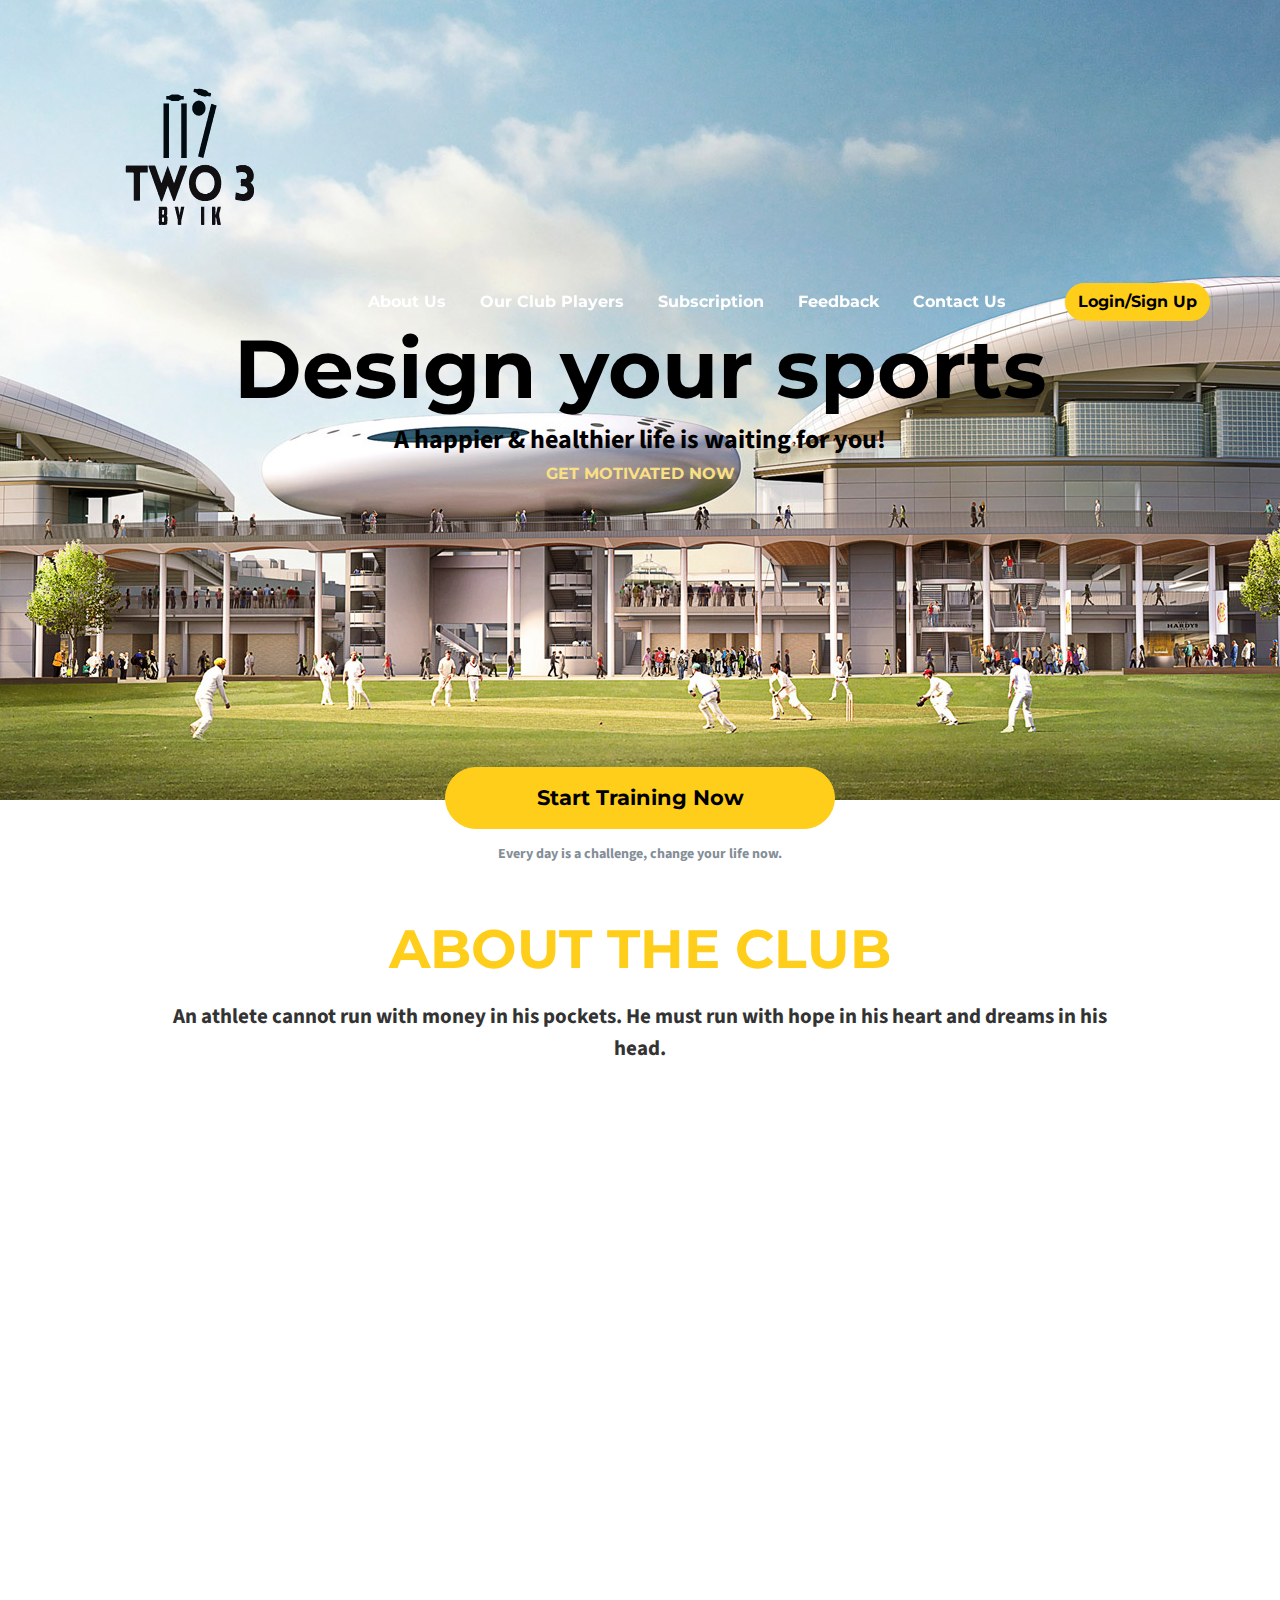
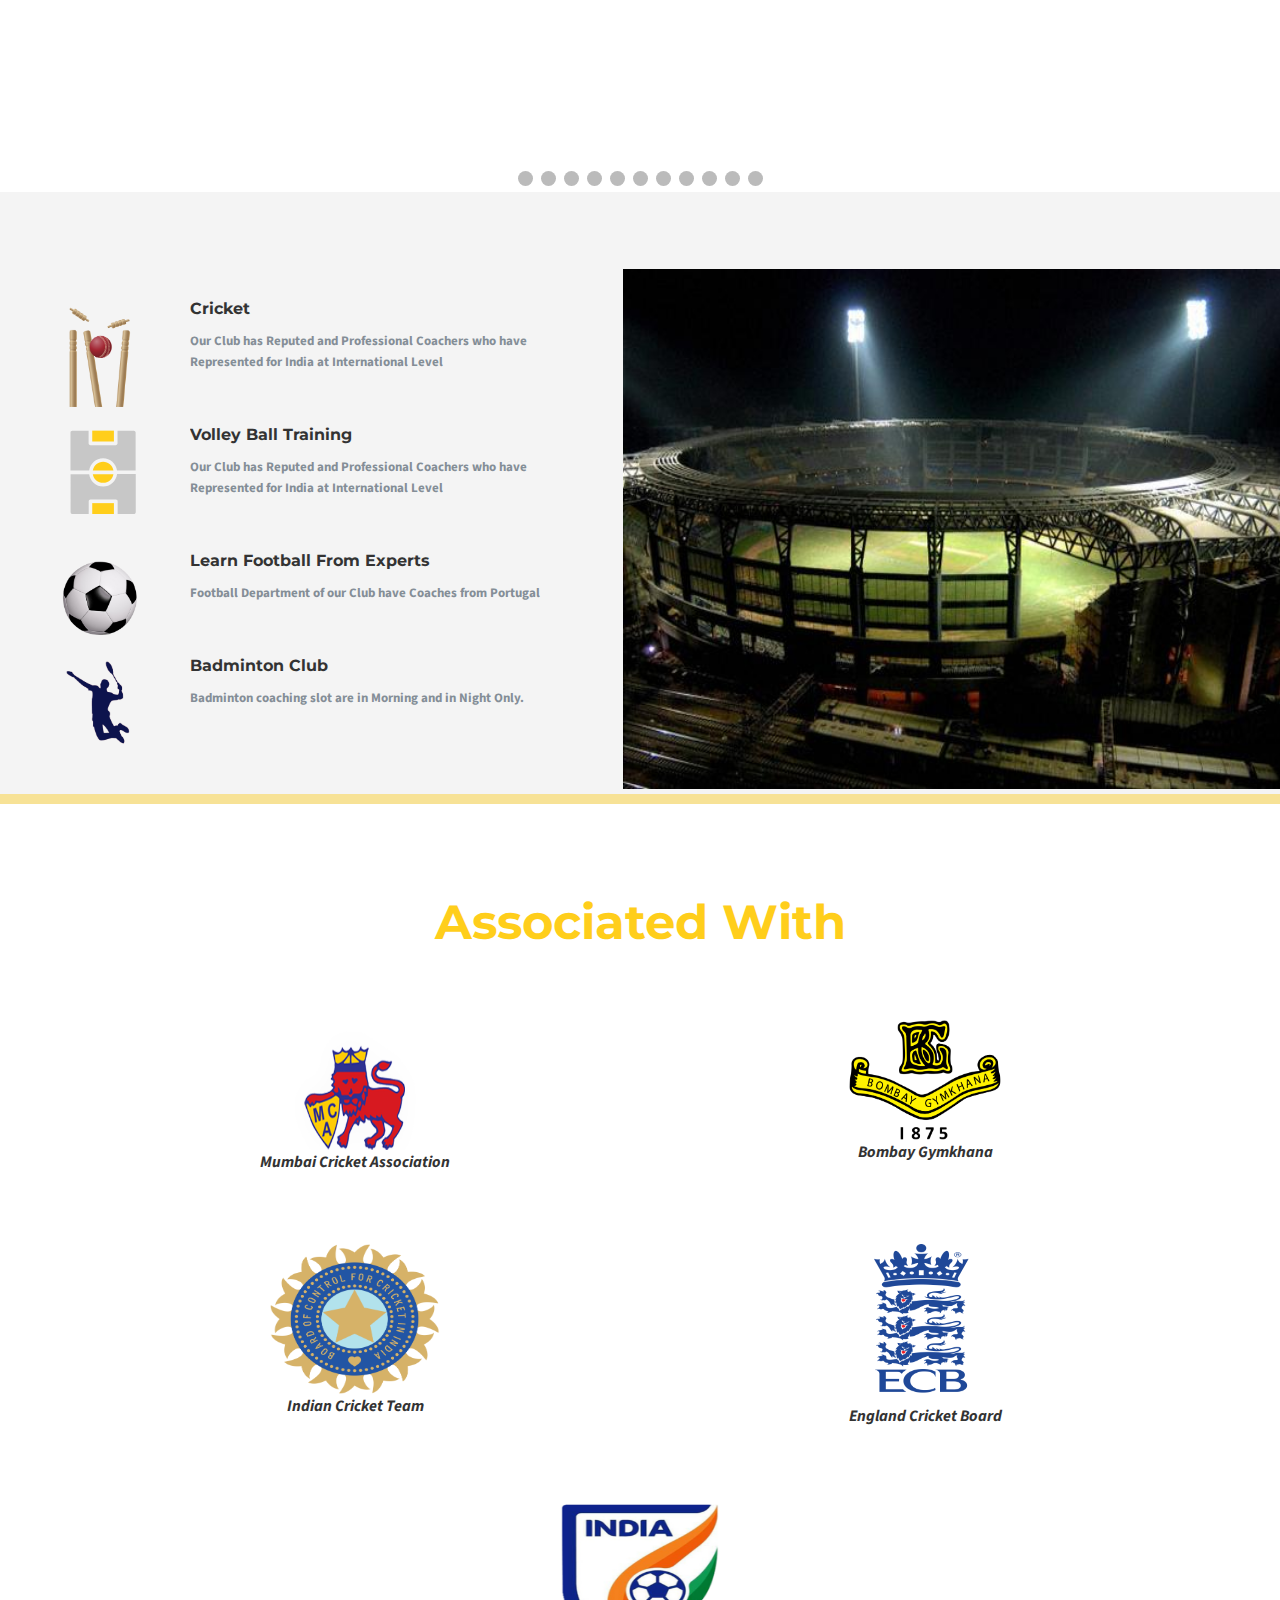
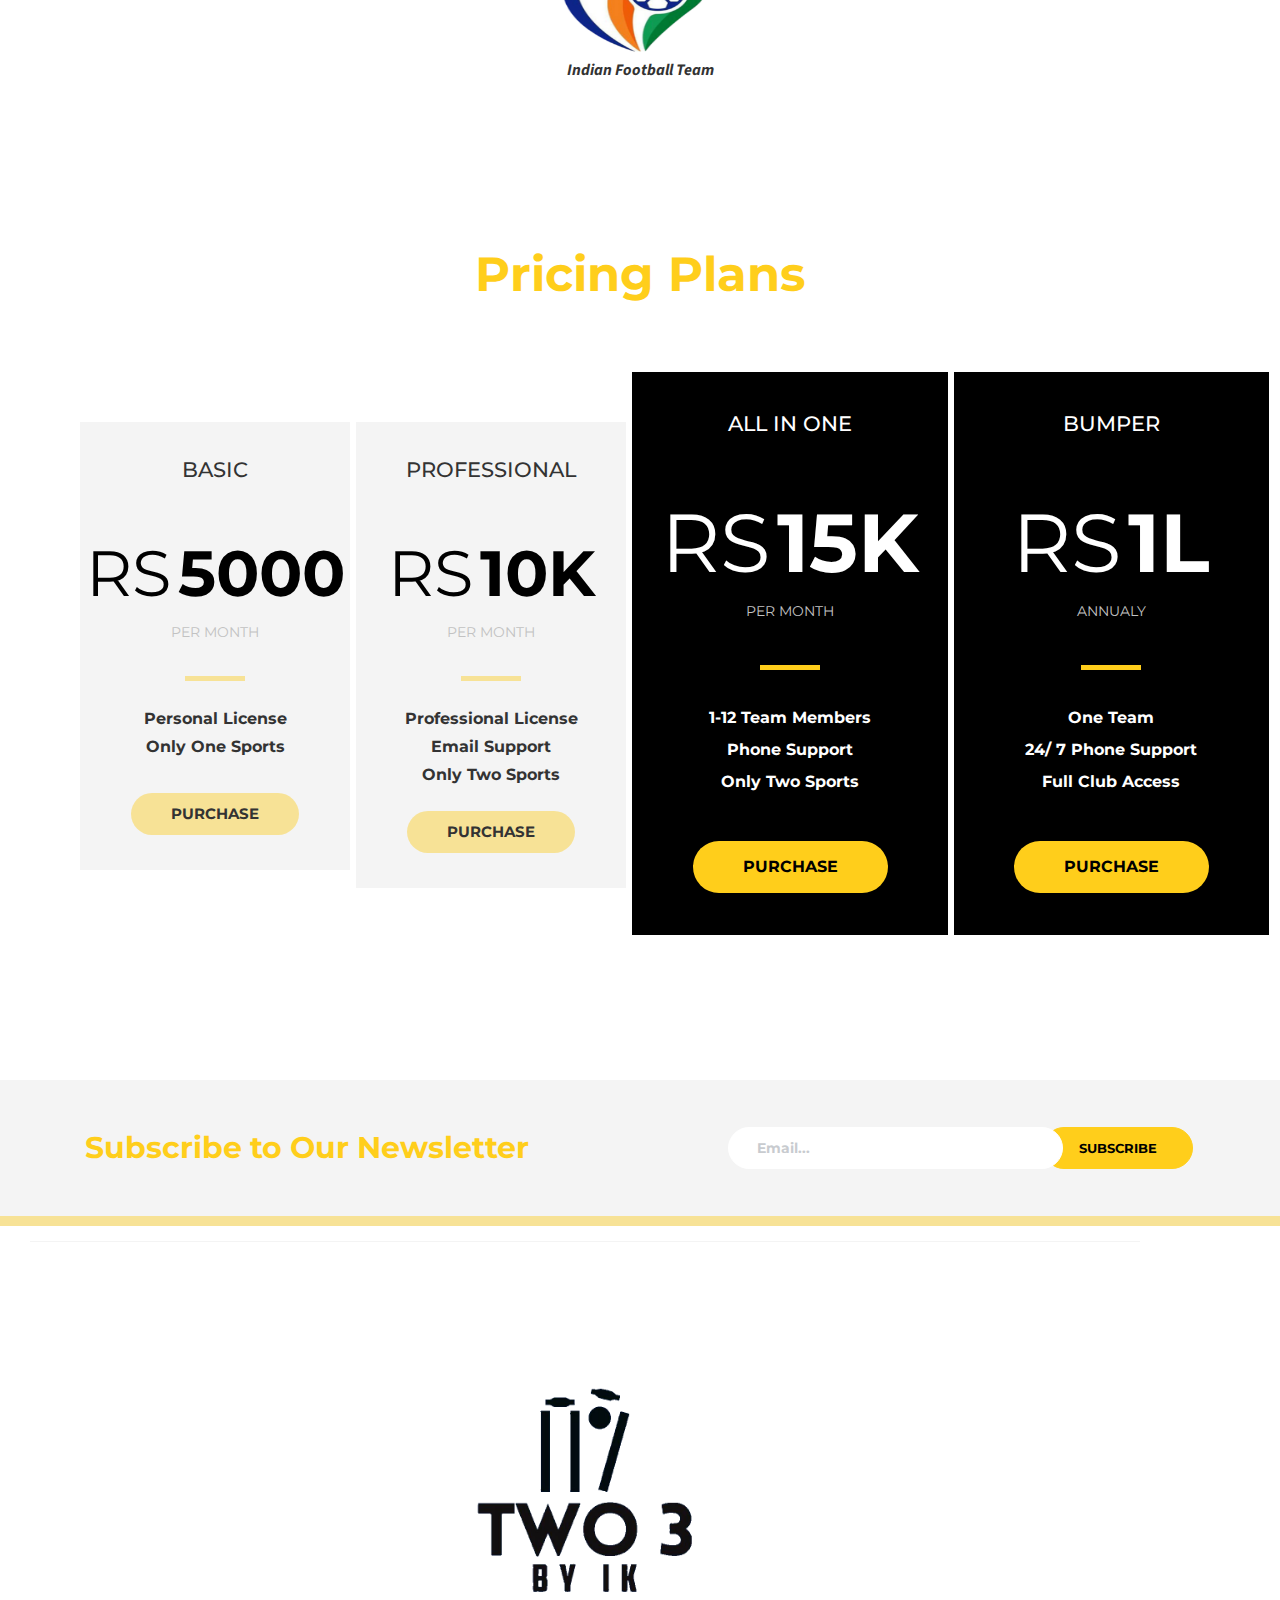
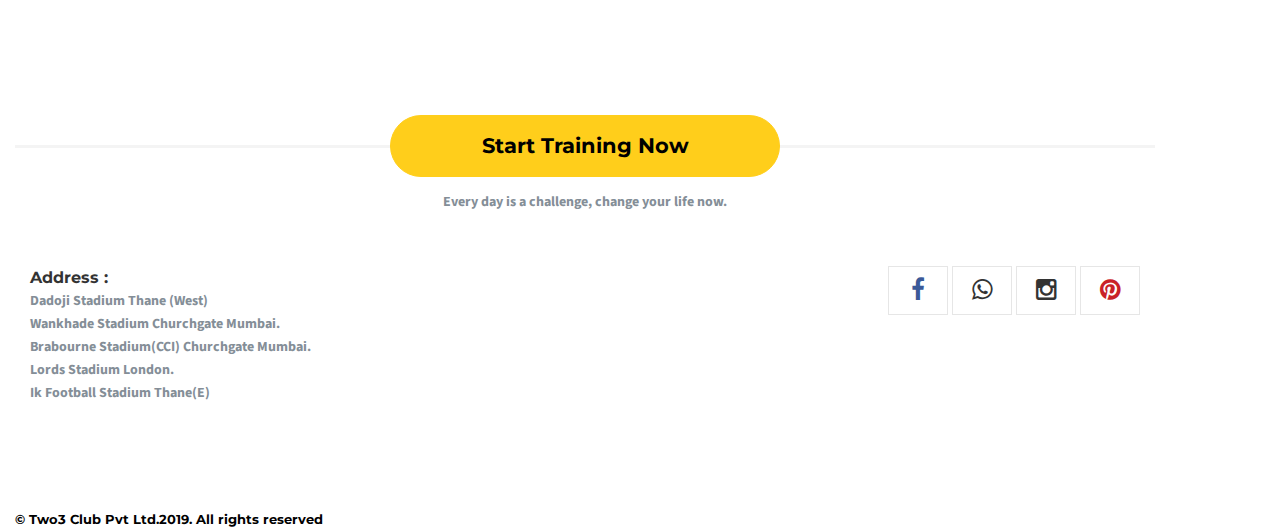
<file: sports/index.html>
<!DOCTYPE html>
<html>
<head>
	<style>
body{
	color: black;
}
	</style>
	
	<meta charset="utf-8">
	<meta name="viewport" content="width=device-width, initial-scale=1.0">
	<title>Two 3 Sports Club</title>
	
	
	<link rel="icon" type="image/png" href="images/ik.png" sizes="32x32">
	<link rel="stylesheet" href="css/two3.css">
	<link rel="stylesheet" href="fonts/font-awesome-4.3.0/css/font-awesome.min.css">
	<link rel="stylesheet" href="css/all.css">
	<link href='http://fonts.googleapis.com/css?family=Montserrat:400,700|Source+Sans+Pro:400,700,400italic,700italic' rel='stylesheet' type='text/css'>
</head>
<body>
<div id="wrapper">
		<header id="header">
			<div class="container">
				<IMG STYLE="position:topleft; TOP:100px; LEFT:170px; WIDTH:240px; HEIGHT:250px" SRC="images/ik.png">

				
				<nav id="nav">
					<div class="opener-holder">
						<a href="#" class="nav-opener"><span></span></a>
					</div>
					<a href="Login/login.html" class="btn btn-primary rounded">Login/Sign Up</a>
					<div class="nav-drop">
						<ul>
							<li class="active visible-sm visible-xs"><a href="#">Home</a></li>
							<li><a href="About us/about us.html">About Us</a></li>
							<li><a href="club.html">Our Club Players</a></li>
							
							
							<li><a href="regester/regester.html">Subscription</a></li>
							<li><a href="form/formpage.html">Feedback</a></li>
							<li><a href="contact us/contactus.html">Contact Us</a></li>
						</ul>
						<div class="drop-holder visible-sm visible-xs">
							<span>Follow Us</span>
							<ul class="social-networks">
								<li><a class="fa fa-github" href="#"></a></li>
								<li><a class="fa fa-twitter" href="#"></a></li>
								<li><a class="fa fa-facebook" href="#"></a></li>
							</ul>
						</div>
					</div>
				</nav>
			</div>
		</header>
	<section class="visual">
		<div class="container">
			<div class="text-block">
				<div class="heading-holder" >



					<h1 style="color:black;">Design your sports</h1>
					
					
					<font color="black">
				</div>
				
				<b><p class="tagline">A happier & healthier life is waiting for you!</p></b>
				
				<b><span class="info">Get motivated now</span><b>
				
			</div>
		</div>





		<img src="images/lords2.jpg" alt="" class="bg-stretch" >
		</section>

	<section class="main">
		<div class="container">
			<div id="cta">
				<a href="regester/regester.html" class="btn btn-primary rounded">Start Training Now</a>
				<p>Every day is a challenge, change your life now.</p>
			</div>
			<div class="row">
				<div class="text-box col-md-offset-1 col-md-10">
					<h2>About the Club</h2>
					<p>An athlete cannot run with money in his pockets. He must run with hope in his heart and dreams in his head.</p>
				</div>
			</div>
		</div>
	</section>
			
			<!-- Slideshow container -->
<div class="slideshow-container">

  <!-- Full-width images with number and caption text -->
  <div class="mySlides fade">
    <div class="numbertext">1 / 11</div>
    <img src="images/lords.jpg" style="width:100%">
    <div class="text">Lords Cricket Stadium(London)</div>
  </div>

  <div class="mySlides fade">
    <div class="numbertext">2 / 11</div>
    <img src="images/lords1.jpg" style="width:100%">
    <div class="text">Lords Cricket Stadium(London)</div>
  </div>

  <div class="mySlides fade">
    <div class="numbertext">3 / 11</div>
    <img src="images/lords3.jpg" style="width:100%">
    <div class="text">Lords Cricket Stadium(London)</div>
  </div>
  <div class="mySlides fade">
    <div class="numbertext">4 / 11</div>
    <img src="images/lords2.jpg" style="width:100%">
    <div class="text">Lords Cricket Stadium(London)</div>
  </div>
  <div class="mySlides fade">
    <div class="numbertext">5/ 11</div>
    <img src="images/lords4.jpg" style="width:100%">
    <div class="text">Lords Cricket Stadium(London)</div>
  </div>
	
  <div class="mySlides fade">
    <div class="numbertext">6 / 11</div>
    <img src="images/lords5.jpg" style="width:100%">
    <div class="text">Lords Cricket Stadium(London)</div>
  </div>
	
  <div class="mySlides fade">
    <div class="numbertext">7 / 11</div>
    <img src="images/lords6.jpg" style="width:100%">
    <div class="text">Lords Cricket Stadium(London)</div>
  </div>
	
  <div class="mySlides fade">
    <div class="numbertext">8 / 11</div>
    <img src="images/lords7.jpg" style="width:100%">
    <div class="text">Lords Cricket Stadium(London)</div>
  </div>

  <div class="mySlides fade">
    <div class="numbertext">9 / 11</div>
    <img src="images/cci.jpg" style="width:100%">
    <div class="text">Cricket Club of India(Mumbai)</div>
  </div>
                                                                                   																		
  <div class="mySlides fade">
    <div class="numbertext">10 / 11</div>
    <img src="images/wankhade.jpg" style="width:100%">
    <div class="text">Wankhade Stadium(Mumbai)</div>
  </div>

  <div class="mySlides fade">
    <div class="numbertext">11 / 11</div>
    <img src="images/wankhade1.jpg" style="width:100%">
    <div class="text">Wankhade Stadium(Mumbai)</div>
  </div>
	
	
  <!-- Next and previous buttons -->
  <a class="prev" onclick="plusSlides(-1)">&#10094;</a>
  <a class="next" onclick="plusSlides(1)">&#10095;</a>
</div>


<br>

<!-- The dots/circles -->
<div style="text-align:center">
  <span class="dot" onclick="currentSlide(1)"></span> 
  <span class="dot" onclick="currentSlide(2)"></span> 
  <span class="dot" onclick="currentSlide(3)"></span> 
 <span class="dot" onclick="currentSlide(4)"></span> 
 <span class="dot" onclick="currentSlide(5)"></span>
 <span class="dot" onclick="currentSlide(6)"></span>
 <span class="dot" onclick="currentSlide(7)"></span>
 <span class="dot" onclick="currentSlide(8)"></span>
<span class="dot" onclick="currentSlide(9)"></span>
 <span class="dot" onclick="currentSlide(10)"></span>
 <span class="dot" onclick="currentSlide(11)"></span>
</div>	


	<section class="area">
		<div class="container">
			<div class="row">
				<div class="col-md-5">
					<ul class="visual-list">
						<li>
							<div class="img-holder">
								<img src="images/cricket.png" width="80" alt="">
							</div>
							<div class="text-holder">
								<h3>Cricket </h3>
								<p>Our Club has Reputed and Professional Coachers who have Represented for India at International Level</p>
							</div>
						</li>
						<li>
							<div class="img-holder">
								<img class="pull-left" src="images/graph-03.svg" height="84" alt="">
							</div>
							<div class="text-holder">
								<h3>Volley Ball Training</h3>
								<p>Our Club has Reputed and Professional Coachers who have Represented for India at International Level </p>
							</div>
						</li>
						<li>
							<div class="img-holder">
								<img src="images/football.png" height="84" alt="">
							</div>
							<div class="text-holder">
								<h3>Learn Football From Experts</h3>
								<p>Football Department of our Club have Coaches from Portugal </p>
							</div>
						</li>
						<li>
							<div class="img-holder">
								<img src="images/bad.png" height="84" alt="">
							</div>
							<div class="text-holder">
								<h3>Badminton Club</h3>
								<p>Badminton coaching slot are in Morning and in Night Only. </p>
							</div>
						</li>
					</ul>
				</div>
				<div class="col-md-7">
					<div class="slide-holder">
						<div class="img-slide scroll-trigger"><img src="images/stadium.jpg" height="520" width="684" alt=""></div>
					</div>
				</div>
			</div>
		</div>
	</section>
	
	<section class="visual-container">
		<div class="visual-area">
			<div class="container">
				<h2>Associated With </h2>
				<ul class="testimonials">
					<li>
						<div class="img-holder"><a href="#"><img src="images/mca.png" height="130" width="140" alt=""></a></div>
						<p><em> Mumbai Cricket Association </em></p>
					</li>
					<li>
						<div class="img-holder"><a href="#"><img src="images/bombay.png" height="120" width="152" alt=""></a></div>
						<p><em>Bombay Gymkhana</em></p>
					</li>
					<li>
						<div class="img-holder"><a href="#"><img src="images/bcci.png" height="150" width="170" alt=""></a></div>
						<p><em> Indian Cricket Team </em></p>
					</li>
					
					<li>
						<div class="img-holder"><a href="#"><img src="images/ecb.png" height="160" width="150" alt=""></a></div>
						<p><em>England Cricket Board</em></p>
					</li>

					<li>
					<div class="img-holder"><a href="#"><img src="images/footballlogo.png"height="160"width="170"alt=""></a></div>
						<p><em>Indian Football Team</em></p>
					</li>
				</ul>
			</div>
		</div>
		<div class="visual-area">
			<div class="container">
				<h2>Pricing Plans</h2>
				<div class="pricing-tables">
					<div class="plan">
		                <div class="head">
		                    <h3>Basic</h3>
		                </div>
		                <div class="price">
		                    <span class="price-main"><span class="symbol">Rs</span>5000</span>
		                    <span class="price-additional">Per month</span>
		                </div>
		                <ul class="item-list">
		                    <li>Personal License</li>
					<li>Only One Sports</li>
					
		                </ul>
		                
		                <a href="regester/regester.html" class="btn btn-default rounded">purchase</a>
		            </div>
		            <div class="plan">
		                <div class="head">
		                    <h3>Professional</h3> </div>
		                <div class="price">
		                    <span class="price-main"><span class="symbol">Rs</span>10K</span>
		                    <span class="price-additional">per month</span>
		                </div>
		                    <ul class="item-list">
		                       <li>Professional License</li>
		                       <li>Email Support</li>
					<li>Only Two Sports</li>
					
		                    </ul>
		                
		                <a href="regester/regester.html" class="btn btn-default rounded">purchase</a>
		            </div>
		            <div class="plan recommended">
		                <div class="head">
		                    <h3>All In One </h3> </div>
		                <div class="price">
		                    <span class="price-main"><span class="symbol">Rs</span>15k</span>
		                    <span class="price-additional">per month</span>
		                </div>
		                    <ul class="item-list">
		                        <li>1-12 Team Members</li>
		                        <li>Phone Support</li>
					<li>Only Two Sports</li>
					
		                    </ul>
		               
		                <a href="regester/regester.html" class="btn btn-default rounded">purchase</a>
		            </div>
		            <div class="plan recommended">
		                <div class="head">
		                    <h3>Bumper</h3> </div>
		                <div class="price">
		                    <span class="price-main"><span class="symbol">Rs</span>1L</span>
		                    <span class="price-additional">Annualy</span>
		                </div>
		                <ul class="item-list">
		                    <li>One Team </li>
		                    <li>24/ 7 Phone Support</li>
					<li>Full Club Access</li>
		                </ul>
		                <a href="regester/regester.html" class="btn btn-default rounded">purchase</a>
		            </div>
				</div>
 			</div>
		</div>
	</section>
    
    
  
									

					
			
				


					
		                
		                





	
    
	<section class="area">

		<div class="container">

			<div class="subscribe">

				<h3>Subscribe to Our Newsletter</h3>
				<form class="form-inline" action="Payment.html">
					<button type="submit" class="btn btn-primary rounded">Subscribe</button>
					<div class="form-group">
						<input type="email" class="form-control rounded" id="exampleInputEmail2" placeholder="Email...">
					</div>
				</form>
			</div>
		</div>
	</section>
	
	<footer id="footer">
		<div class="container">
			<div class="footer-holder">
				<div class="row  text-center">
					<div class="col-md-12">
						<a href="#"><img src="images/ik.png" width="400"></a>
					</div>
					  
				</div>
                <div class="row">
                	<div id="cta" class="cta-footer">
                        <a href="regester/regester.html" class="btn btn-primary rounded">Start Training Now</a>

                        <p>Every day is a challenge, change your life now.</p>
                    </div>
                </div>

                <div class="row">
                	<div class="col-md-6">
                    	<h3>Address :</h3>
                        
                        <p>
                        	Dadoji Stadium Thane (West)<br>
				Wankhade Stadium Churchgate Mumbai.<br>
				Brabourne Stadium(CCI) Churchgate Mumbai.<br>
				Lords Stadium London.<br>
				Ik Football Stadium Thane(E)
                        </p>
                    </div>
                    
                    <div class="col-md-6 text-right">
                    	<ul class="social">
                        	<li><a href="javascript:"><i class="fa fa-facebook-f"></i></a></li>
                            <li><a href="javascript:"><i class="fa fa-whatsapp"></i></a></li>
                            <li><a href="javascript:"><i class="fa fa-instagram"></i></a></li>
                            <li><a href="javascript:"><i class="fa fa-pinterest"></i></a></li>
                        </ul>
                    </div>
                </div>
			</div>

					<div class="copyright">
					&copy; Two3 Club Pvt Ltd.2019. All rights reserved 
				</div>

		</div>
	</footer>
</div>
<script src="js/jquery-1.11.2.min.js"></script>
<script src="js/two3.js"></script>
<script src="js/jquery.main.js"></script>
</body>
</html>
</file>
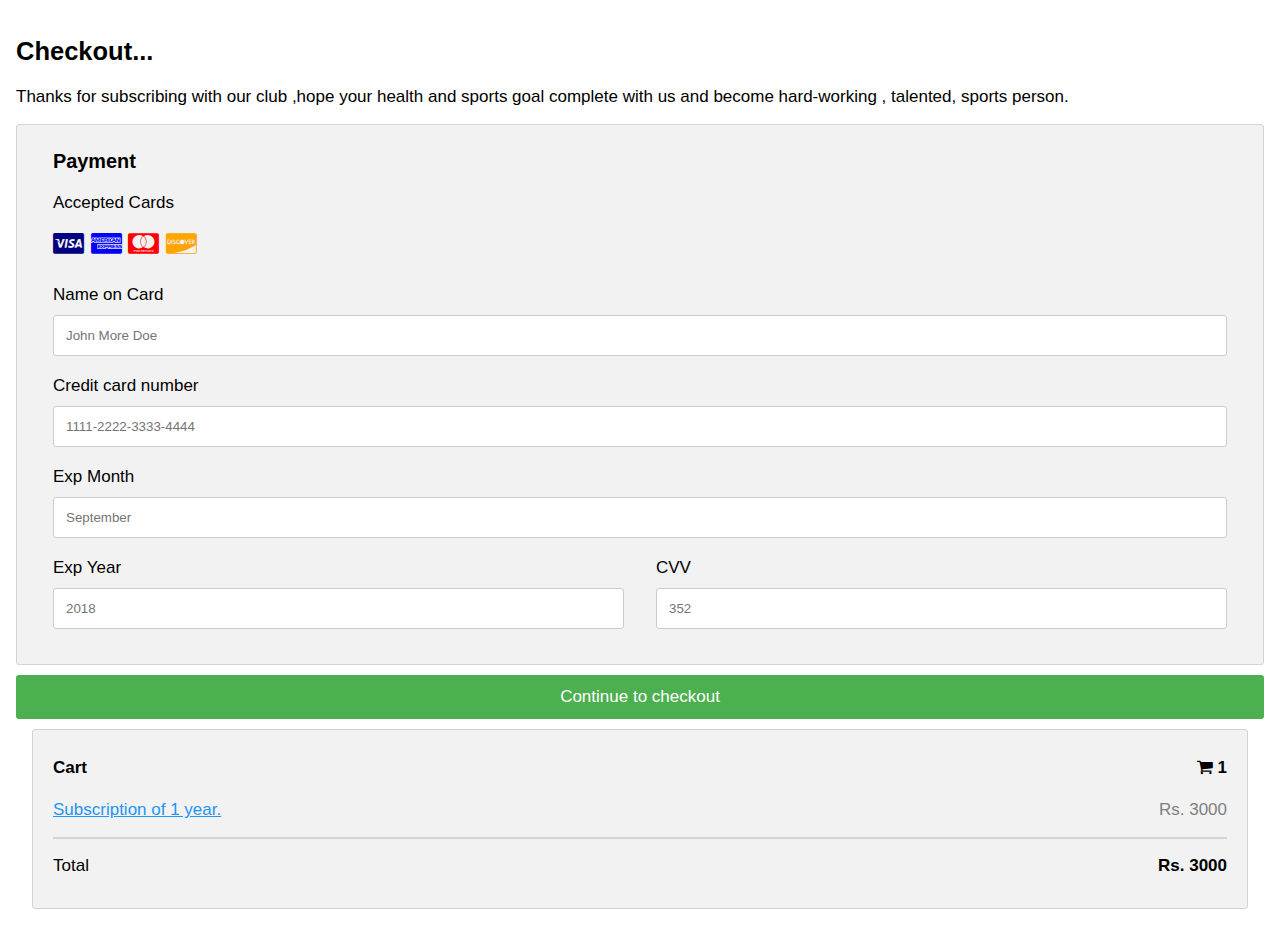
<file: sports/Payment.html>
<!DOCTYPE html>
<html>
<head>
<meta name="viewport" content="width=device-width, initial-scale=1">
<link rel="stylesheet" href="https://cdnjs.cloudflare.com/ajax/libs/font-awesome/4.7.0/css/font-awesome.min.css">
<style>
body {
  font-family: Arial;
  font-size: 17px;
  padding: 8px;
}

* {
  box-sizing: border-box;
}

.row {
  display: -ms-flexbox; /* IE10 */
  display: flex;
  -ms-flex-wrap: wrap; /* IE10 */
  flex-wrap: wrap;
  margin: 0 -16px;
}

.col-25 {
  -ms-flex: 25%; /* IE10 */
  flex: 25%;
}

.col-50 {
  -ms-flex: 50%; /* IE10 */
  flex: 50%;
}

.col-75 {
  -ms-flex: 75%; /* IE10 */
  flex: 75%;
}

.col-25,
.col-50,
.col-75 {
  padding: 0 16px;
}

.container {
  background-color: #f2f2f2;
  padding: 5px 20px 15px 20px;
  border: 1px solid lightgrey;
  border-radius: 3px;
}

input[type=text] {
  width: 100%;
  margin-bottom: 20px;
  padding: 12px;
  border: 1px solid #ccc;
  border-radius: 3px;
}

label {
  margin-bottom: 10px;
  display: block;
}

.icon-container {
  margin-bottom: 20px;
  padding: 7px 0;
  font-size: 24px;
}

.btn {
  background-color: #4CAF50;
  color: white;
  padding: 12px;
  margin: 10px 0;
  border: none;
  width: 100%;
  border-radius: 3px;
  cursor: pointer;
  font-size: 17px;
}

.btn:hover {
  background-color: #45a049;
}

a {
  color: #2196F3;
}

hr {
  border: 1px solid lightgrey;
}

span.price {
  float: right;
  color: grey;
}

/* Responsive layout - when the screen is less than 800px wide, make the two columns stack on top of each other instead of next to each other (also change the direction - make the "cart" column go on top) */
@media (max-width: 800px) {
  .row {
    flex-direction: column-reverse;
  }
  .col-25 {
    margin-bottom: 20px;
  }
}
</style>
</head>
<body>

<h2>Checkout...</h2>
<p>Thanks for subscribing with our club ,hope your health and sports goal complete with us and become hard-working , talented, sports person.</p>
<div class="row">
  <div class="col-75">
    <div class="container">
      <form action="/index.html">
          <div class="col-50">
            <h3>Payment</h3>
            <label for="fname">Accepted Cards</label>
            <div class="icon-container">
              <i class="fa fa-cc-visa" style="color:navy;"></i>
              <i class="fa fa-cc-amex" style="color:blue;"></i>
              <i class="fa fa-cc-mastercard" style="color:red;"></i>
              <i class="fa fa-cc-discover" style="color:orange;"></i>
            </div>
            <label for="cname">Name on Card</label>
            <input type="text" id="cname" name="cardname" placeholder="John More Doe">
            <label for="ccnum">Credit card number</label>
            <input type="text" id="ccnum" name="cardnumber" placeholder="1111-2222-3333-4444">
            <label for="expmonth">Exp Month</label>
            <input type="text" id="expmonth" name="expmonth" placeholder="September">
            <div class="row">
              <div class="col-50">
                <label for="expyear">Exp Year</label>
                <input type="text" id="expyear" name="expyear" placeholder="2018">
              </div>
              <div class="col-50">
                <label for="cvv">CVV</label>
                <input type="text" id="cvv" name="cvv" placeholder="352">
              </div>
            </div>
          </div>
          
        </div>
        
        <input type="submit" value="Continue to checkout" class="btn">
      </form>
    </div>
  </div>
  <div class="col-25">
    <div class="container">
      <h4>Cart <span class="price" style="color:black"><i class="fa fa-shopping-cart"></i> <b>1</b></span></h4>
      <p><a href="#">Subscription of 1 year.</a> <span class="price">Rs. 3000</span></p>
      <hr>
      <p>Total <span class="price" style="color:black"><b>Rs. 3000</b></span></p>
    </div>
  </div>
</div>

</body>
</html>
</file>
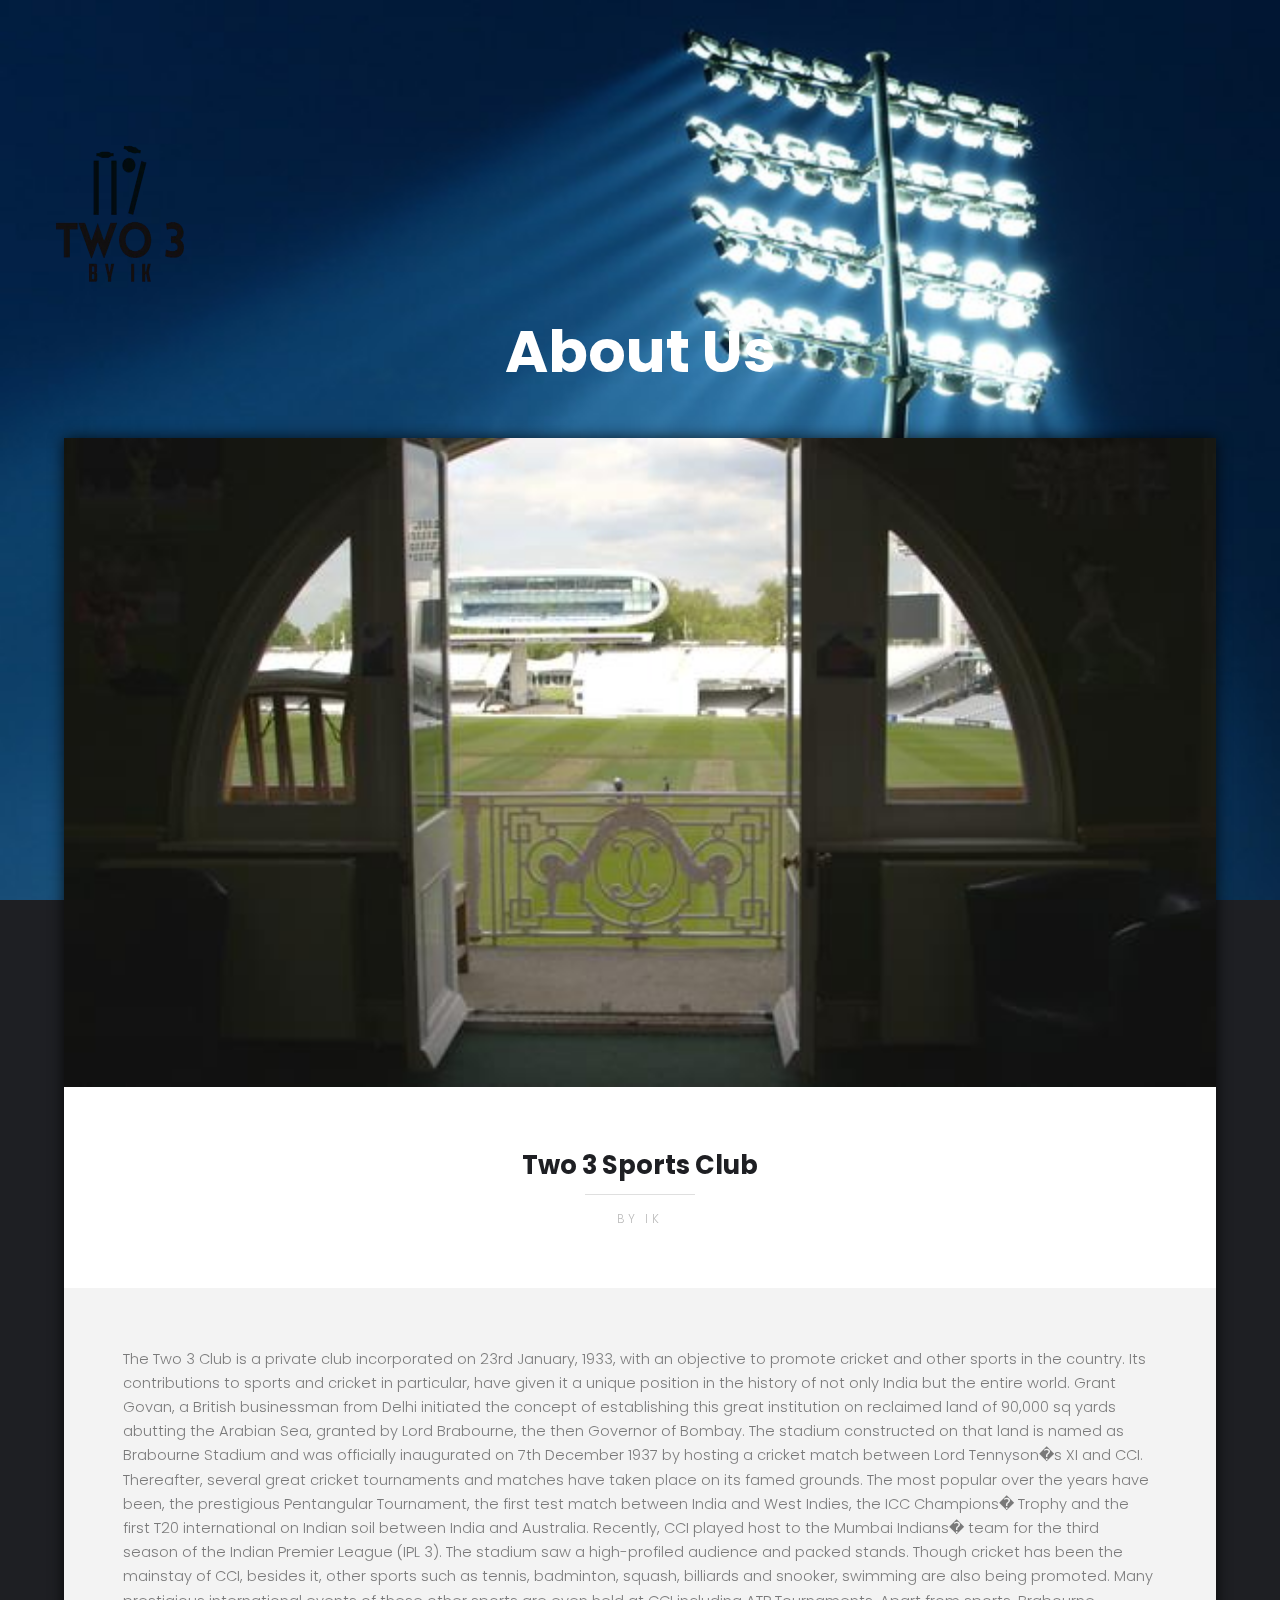
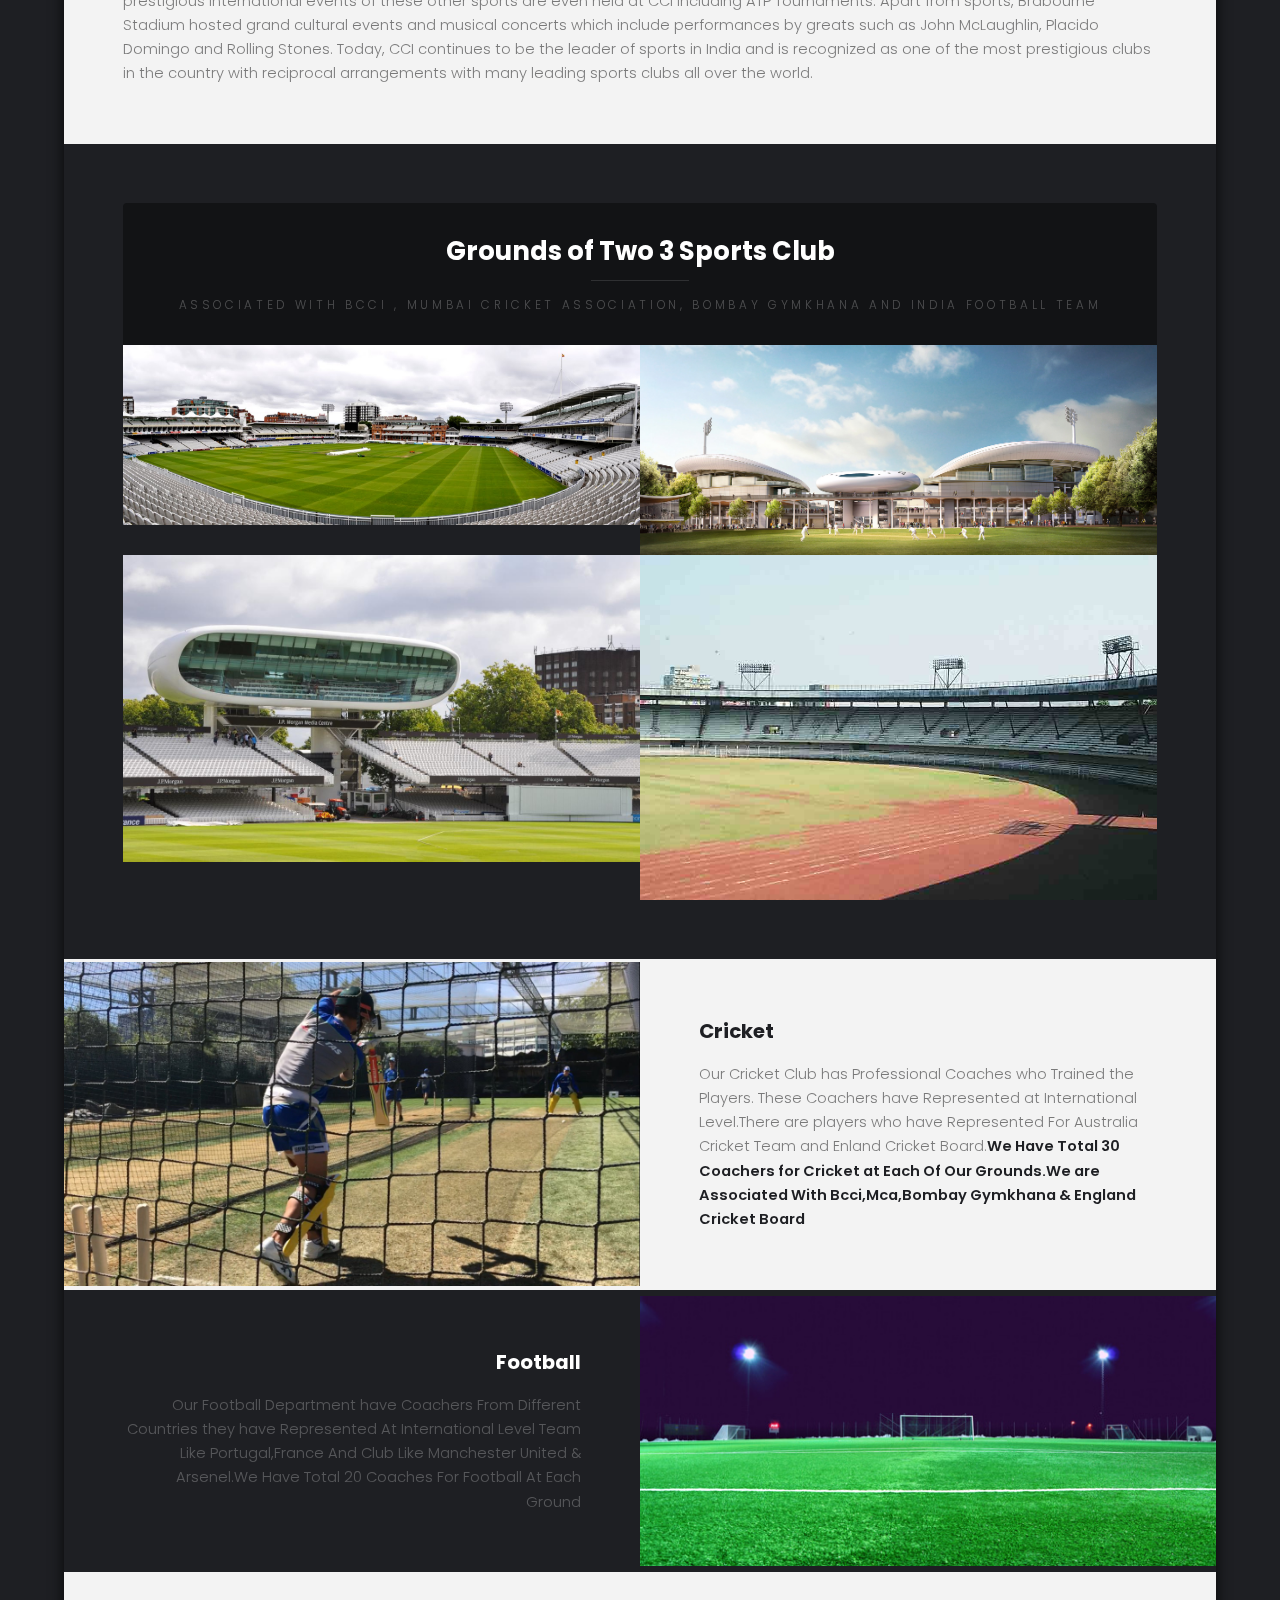
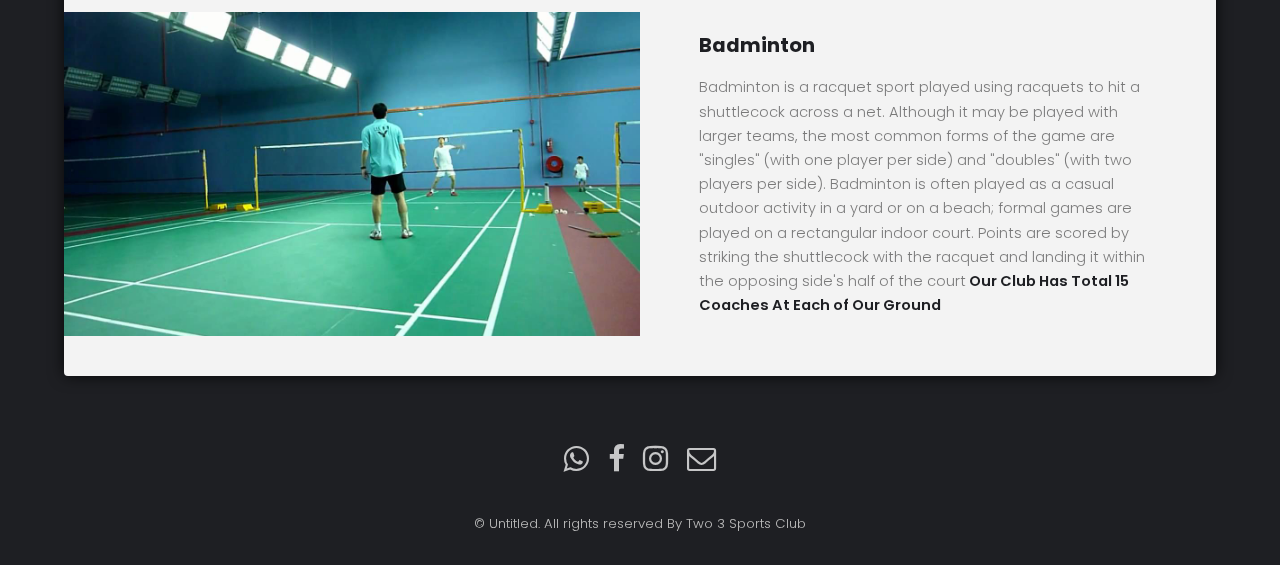
<file: sports/About us/about us.html>
<!DOCTYPE HTML>

<html>
	<head>
<IMG STYLE="position:topleft; TOP:100px; LEFT:170px; WIDTH:240px; HEIGHT:250px" SRC="images/ik.png">		
</head>
	<style>
body{
	color: black;
}
	</style>
                <title>About Two 3 Club</title>
		<meta charset="utf-8" />
		<meta name="viewport" content="width=device-width, initial-scale=1" />
		<link rel="stylesheet" href="assets/css/main.css" />
                </style>
	

 
	</head>
	<body>



		<!-- Header -->
			<header id="header">
				<div class="logo"><a href="#">About Us </a></div>
			</header>

		<!-- Main -->
			<section id="main">
				<div class="inner">

				<!-- One -->
					<section id="one" class="wrapper style1">

						<div class="image fit flush">
							<img src="images/room.jpg"alt="" />
						</div>
						<header class="special">
							<h2> Two 3 Sports Club</h2>
							<p>By IK</p>
						</header>
						<div class="content">
							<p>The Two 3 Club is a private club incorporated on 23rd January, 1933, with an objective to promote cricket and other sports in the country. Its contributions to sports and cricket in particular, have given it a unique position in the history of not only India but the entire world.

Grant Govan, a British businessman from Delhi initiated the concept of establishing this great institution on reclaimed land of 90,000 sq yards abutting the Arabian Sea, granted by Lord Brabourne, the then Governor of Bombay. The stadium constructed on that land is named as Brabourne Stadium and was officially inaugurated on 7th December 1937 by hosting a cricket match between Lord Tennyson�s XI and CCI.

Thereafter, several great cricket tournaments and matches have taken place on its famed grounds. The most popular over the years have been, the prestigious Pentangular Tournament, the first test match between India and West Indies, the ICC Champions� Trophy and the first T20 international on Indian soil between India and Australia. Recently, CCI played host to the Mumbai Indians� team for the third season of the Indian Premier League (IPL 3). The stadium saw a high-profiled audience and packed stands.

Though cricket has been the mainstay of CCI, besides it, other sports such as tennis, badminton, squash, billiards and snooker, swimming are also being promoted. Many prestigious international events of these other sports are even held at CCI including ATP Tournaments. Apart from sports, Brabourne Stadium hosted grand cultural events and musical concerts which include performances by greats such as John McLaughlin, Placido Domingo and Rolling Stones.

Today, CCI continues to be the leader of sports in India and is recognized as one of the most prestigious clubs in the country with reciprocal arrangements with many leading sports clubs all over the world.
</p>
						</div>
					</section>

				<!-- Two -->
					<section id="two" class="wrapper style2">
						<header>
							<h2>Grounds of Two 3 Sports Club </h2>
							<p>Associated With Bcci , Mumbai Cricket Association, Bombay Gymkhana  And India Football Team </p>
						</header>
						<div class="content">
							<div class="gallery">
								<div>
									<div class="image fit flush">
										<a href="images/lords1.jpg"><img src="images/lords1.jpg" alt="" /></a>
									</div>
								</div>
								<div>
									<div class="image fit flush">
										<a href="images/lords2.jpg"><img src="images/lords2.jpg" alt="" /></a>
									</div>
								</div>
								<div>
									<div class="image fit flush">
										<a href="images/lords.jpg"><img src="images/lords.jpg" alt="" /></a>
									</div>
								</div>
								<div>
									<div class="image fit flush">
										<a href="images/stadium.jpg"><img src="images/stedium.jpg" alt="" /></a>
									</div>
								</div>
							</div>
						</div>
					</section>

				<!-- Three -->
					<section id="three" class="wrapper">
						<div class="spotlight">
							<div class="image flush"><img src="images/nets.jpg" alt="" /></div>
							<div class="inner">
								<h3>Cricket</h3>
								<p>Our Cricket Club has Professional Coaches who Trained the Players. These Coachers have Represented at International Level.There are players who have Represented For Australia Cricket Team and Enland Cricket Board.<b>We Have Total 30 Coachers for Cricket at Each Of Our Grounds.We are Associated With Bcci,Mca,Bombay Gymkhana & England Cricket Board</b></p>
							</div>
						</div>
						<div class="spotlight alt">
							<div class="image flush"><img src="images/football.jpg" alt="" /></div>
							<div  class="inner">
								<h3>Football</h3>
								<p>Our Football Department have Coachers From Different Countries they have Represented At International Level Team Like Portugal,France And Club Like Manchester United & Arsenel.We Have Total 20 Coaches For Football At Each Ground</p>
							</div>
						</div>
						<div class="spotlight">
							<div class="image flush"><img src="images/badminton.jpg" alt="" /></div>
							<div class="inner">
								<h3>Badminton</h3>
								<p>Badminton is a racquet sport played using racquets to hit a shuttlecock across a net. Although it may be played with larger teams, the most common forms of the game are "singles" (with one player per side) and "doubles" (with two players per side). Badminton is often played as a casual outdoor activity in a yard or on a beach; formal games are played on a rectangular indoor court. Points are scored by striking the shuttlecock with the racquet and landing it within the opposing side's half of the court<b> Our Club Has Total 15 Coaches At Each of Our Ground</b></p>
							</div>
						</div>
					</section>

				</div>
			</section>

		<!-- Footer -->
			<footer id="footer">
				<div class="container">
					<ul class="icons">
						<li><a href="#" class="icon fa-whatsapp"><span class="label">whatsapp</span></a></li>
						<li><a href="#" class="icon fa-facebook"><span class="label">Facebook</span></a></li>
						<li><a href="#" class="icon fa-instagram"><span class="label">Instagram</span></a></li>
						<li><a href="F:\Sports-HTML\contact us\contactus.html" class="icon fa-envelope-o"><span 															class="label">Email</span></a></li>
					</ul>
				</div>
				<div class="copyright">
					&copy; Untitled. All rights reserved By Two 3 Sports Club
				</div>
			</footer>

		<!-- Scripts -->
			<script src="assets/js/jquery.min.js"></script>
			<script src="assets/js/jquery.poptrox.min.js"></script>
			<script src="assets/js/skel.min.js"></script>
			<script src="assets/js/util.js"></script>
			<script src="assets/js/main.js"></script>

	</body>
</html>
</file>
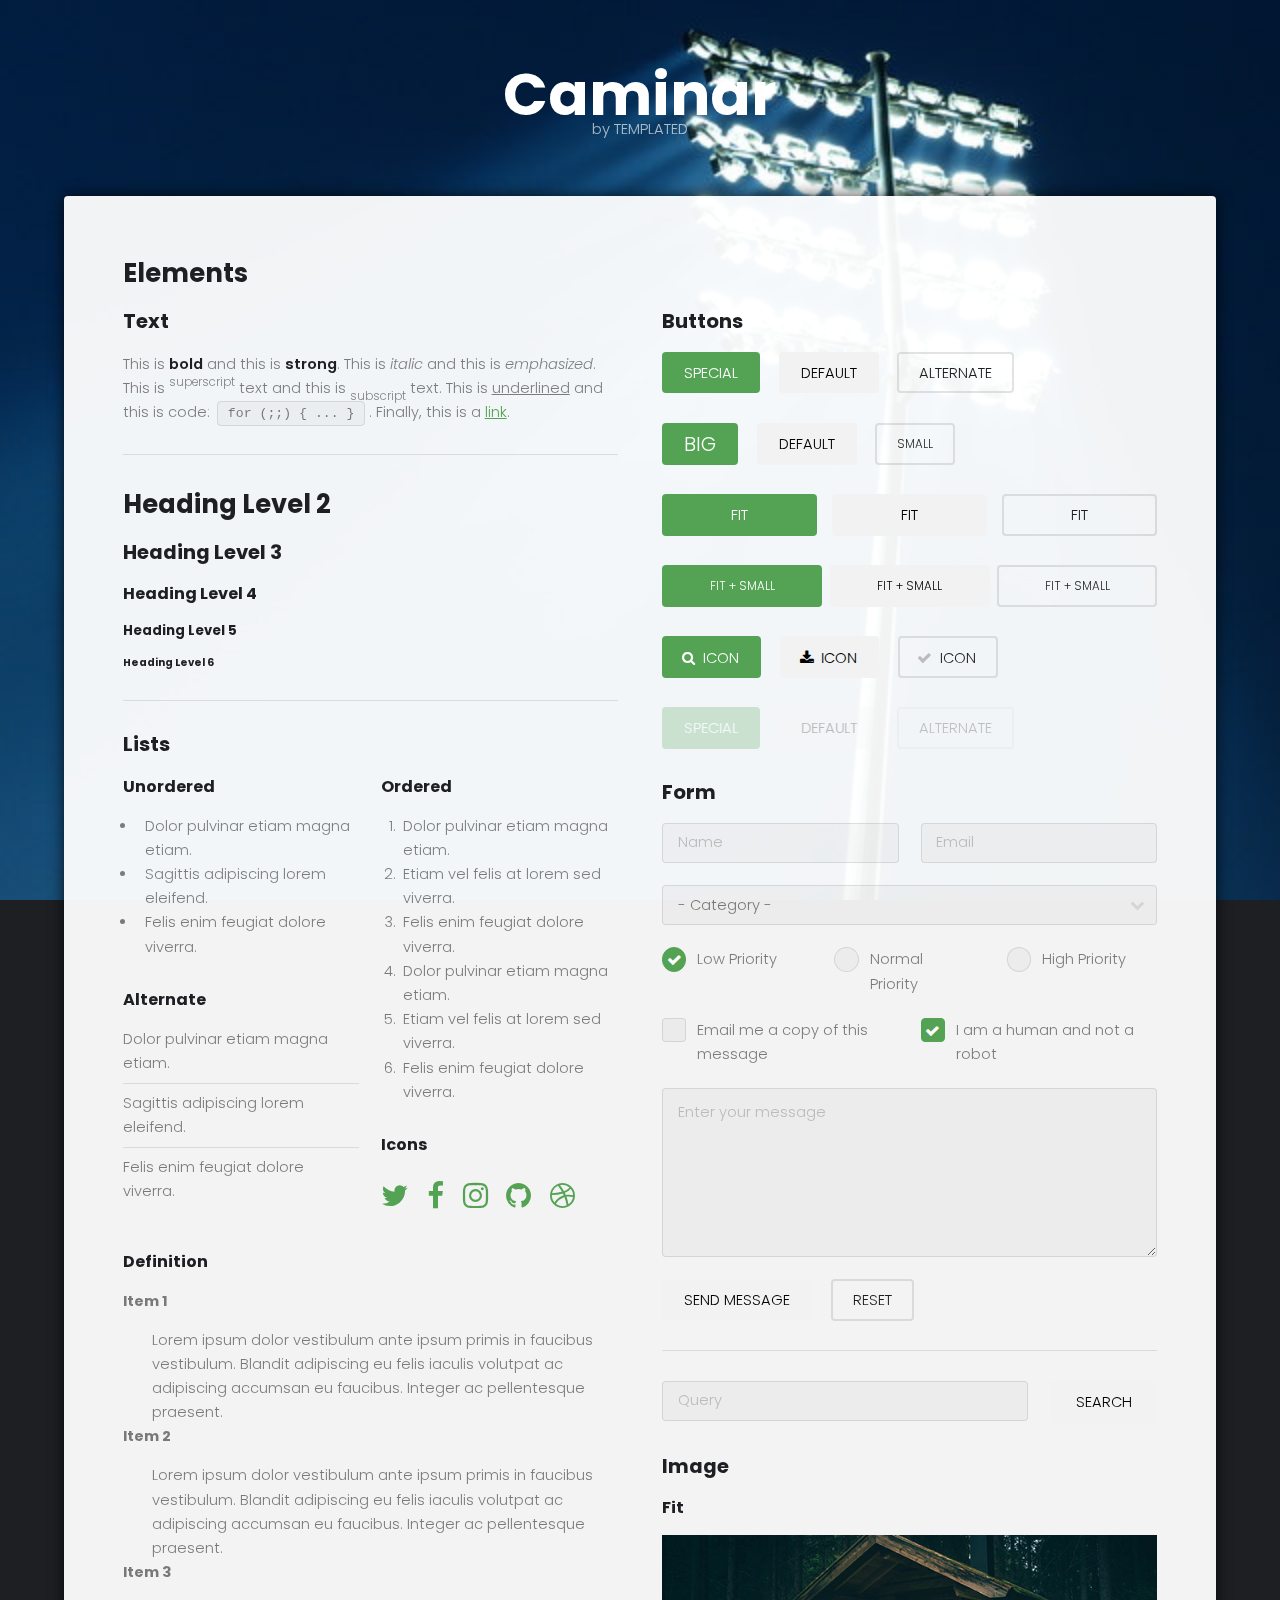
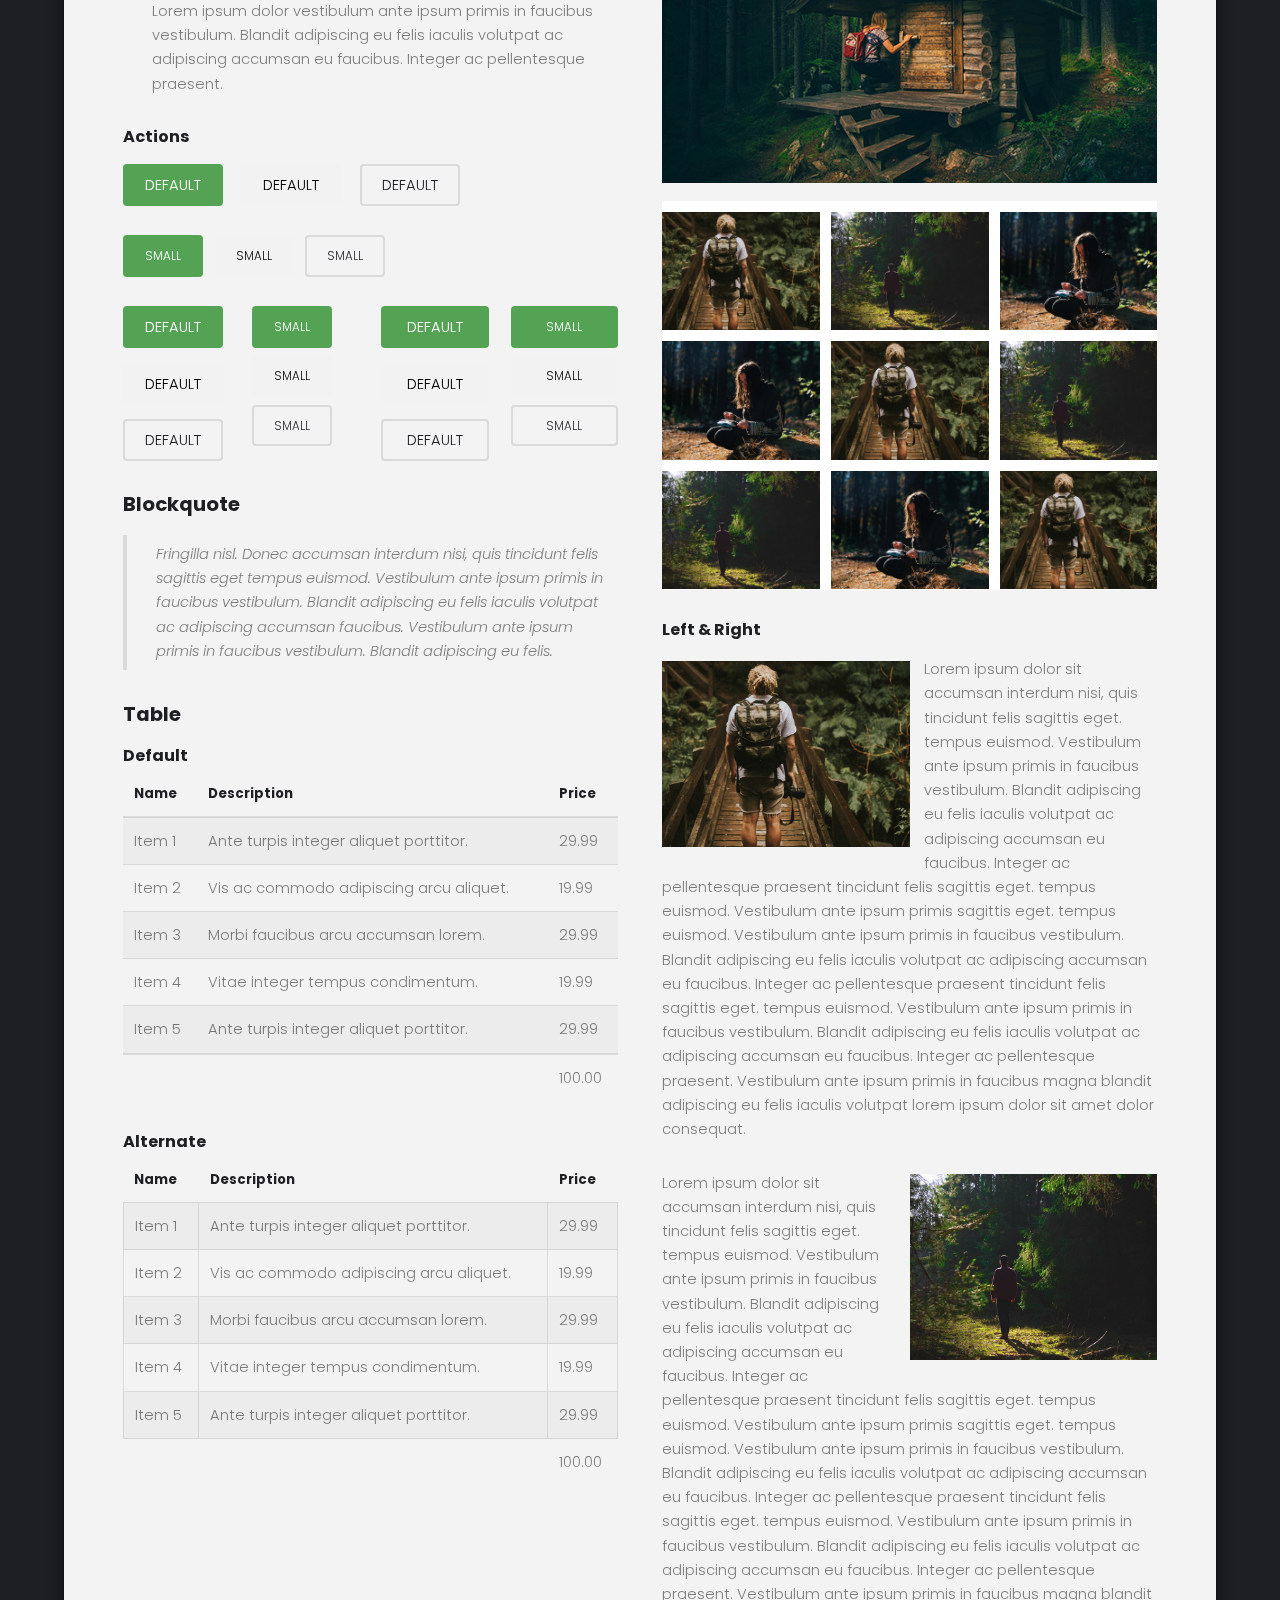
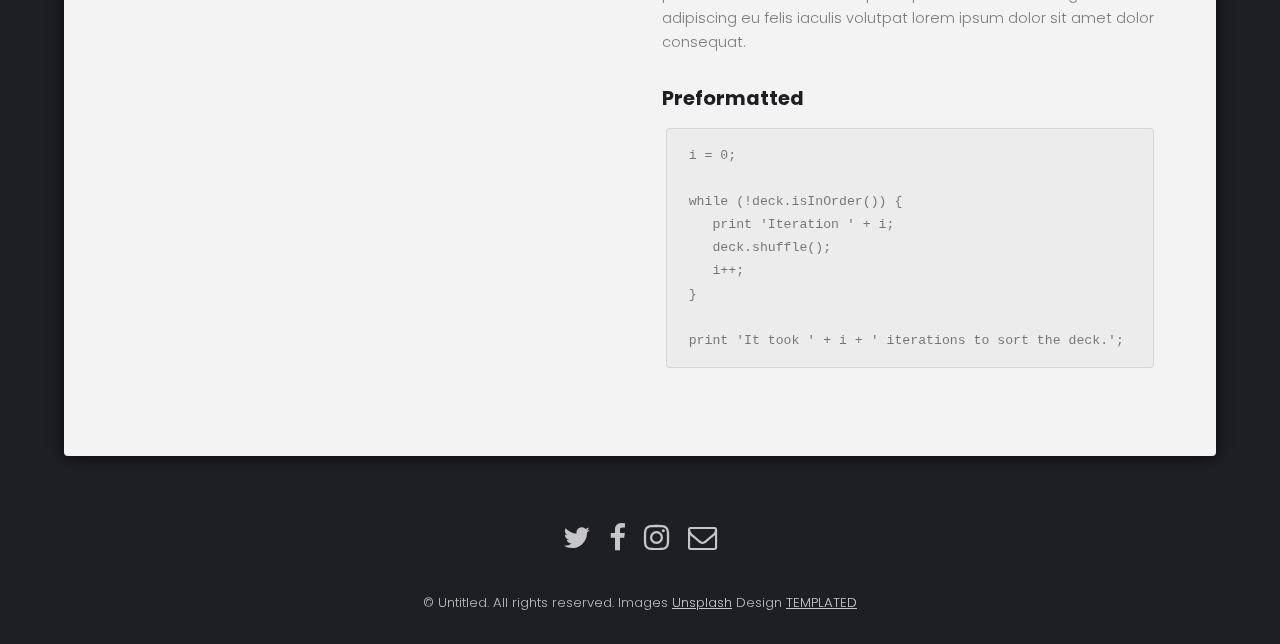
<file: sports/About us/elements.html>
<!DOCTYPE HTML>
<!--
	Caminar by TEMPLATED
	templated.co @templatedco
	Released for free under the Creative Commons Attribution 3.0 license (templated.co/license)
-->
<html>
	<head>
		<title>Caminar by TEMPLATED</title>
		<meta charset="utf-8" />
		<meta name="viewport" content="width=device-width, initial-scale=1" />
		<link rel="stylesheet" href="assets/css/main.css" />
	</head>
	<body>

		<!-- Header -->
			<header id="header">
				<div class="logo"><a href="#">Caminar <span>by TEMPLATED</span></a></div>
			</header>

		<!-- Main -->
			<section id="main">
				<div class="inner">
					<div class="wrapper style1">
						<div class="content">

							<!-- Elements -->
								<h2 id="elements">Elements</h2>
								<div class="row 200%">
									<div class="6u 12u$(medium)">

										<!-- Text stuff -->
											<h3>Text</h3>
											<p>This is <b>bold</b> and this is <strong>strong</strong>. This is <i>italic</i> and this is <em>emphasized</em>.
											This is <sup>superscript</sup> text and this is <sub>subscript</sub> text.
											This is <u>underlined</u> and this is code: <code>for (;;) { ... }</code>.
											Finally, this is a <a href="#">link</a>.</p>
											<hr />
											<h2>Heading Level 2</h2>
											<h3>Heading Level 3</h3>
											<h4>Heading Level 4</h4>
											<h5>Heading Level 5</h5>
											<h6>Heading Level 6</h6>
											<hr />

										<!-- Lists -->
											<h3>Lists</h3>
											<div class="row">
												<div class="6u 12u$(small)">

													<h4>Unordered</h4>
													<ul>
														<li>Dolor pulvinar etiam magna etiam.</li>
														<li>Sagittis adipiscing lorem eleifend.</li>
														<li>Felis enim feugiat dolore viverra.</li>
													</ul>

													<h4>Alternate</h4>
													<ul class="alt">
														<li>Dolor pulvinar etiam magna etiam.</li>
														<li>Sagittis adipiscing lorem eleifend.</li>
														<li>Felis enim feugiat dolore viverra.</li>
													</ul>

												</div>
												<div class="6u$ 12u$(small)">

													<h4>Ordered</h4>
													<ol>
														<li>Dolor pulvinar etiam magna etiam.</li>
														<li>Etiam vel felis at lorem sed viverra.</li>
														<li>Felis enim feugiat dolore viverra.</li>
														<li>Dolor pulvinar etiam magna etiam.</li>
														<li>Etiam vel felis at lorem sed viverra.</li>
														<li>Felis enim feugiat dolore viverra.</li>
													</ol>

													<h4>Icons</h4>
													<ul class="icons">
														<li><a href="#" class="icon fa-twitter"><span class="label">Twitter</span></a></li>
														<li><a href="#" class="icon fa-facebook"><span class="label">Facebook</span></a></li>
														<li><a href="#" class="icon fa-instagram"><span class="label">Instagram</span></a></li>
														<li><a href="#" class="icon fa-github"><span class="label">Github</span></a></li>
														<li><a href="#" class="icon fa-dribbble"><span class="label">Dribbble</span></a></li>
													</ul>

												</div>
											</div>
											<h4>Definition</h4>
											<dl>
												<dt>Item 1</dt>
												<dd>
													<p>Lorem ipsum dolor vestibulum ante ipsum primis in faucibus vestibulum. Blandit adipiscing eu felis iaculis volutpat ac adipiscing accumsan eu faucibus. Integer ac pellentesque praesent.</p>
												</dd>
												<dt>Item 2</dt>
												<dd>
													<p>Lorem ipsum dolor vestibulum ante ipsum primis in faucibus vestibulum. Blandit adipiscing eu felis iaculis volutpat ac adipiscing accumsan eu faucibus. Integer ac pellentesque praesent.</p>
												</dd>
												<dt>Item 3</dt>
												<dd>
													<p>Lorem ipsum dolor vestibulum ante ipsum primis in faucibus vestibulum. Blandit adipiscing eu felis iaculis volutpat ac adipiscing accumsan eu faucibus. Integer ac pellentesque praesent.</p>
												</dd>
											</dl>

											<h4>Actions</h4>
											<ul class="actions">
												<li><a href="#" class="button special">Default</a></li>
												<li><a href="#" class="button">Default</a></li>
												<li><a href="#" class="button alt">Default</a></li>
											</ul>
											<ul class="actions small">
												<li><a href="#" class="button special small">Small</a></li>
												<li><a href="#" class="button small">Small</a></li>
												<li><a href="#" class="button alt small">Small</a></li>
											</ul>
											<div class="row">
												<div class="3u 12u$(small)">
													<ul class="actions vertical">
														<li><a href="#" class="button special">Default</a></li>
														<li><a href="#" class="button">Default</a></li>
														<li><a href="#" class="button alt">Default</a></li>
													</ul>
												</div>
												<div class="3u 12u$(small)">
													<ul class="actions vertical small">
														<li><a href="#" class="button special small">Small</a></li>
														<li><a href="#" class="button small">Small</a></li>
														<li><a href="#" class="button alt small">Small</a></li>
													</ul>
												</div>
												<div class="3u 12u$(small)">
													<ul class="actions vertical">
														<li><a href="#" class="button special fit">Default</a></li>
														<li><a href="#" class="button fit">Default</a></li>
														<li><a href="#" class="button alt fit">Default</a></li>
													</ul>
												</div>
												<div class="3u$ 12u$(small)">
													<ul class="actions vertical small">
														<li><a href="#" class="button special small fit">Small</a></li>
														<li><a href="#" class="button small fit">Small</a></li>
														<li><a href="#" class="button alt small fit">Small</a></li>
													</ul>
												</div>
											</div>

										<!-- Blockquote -->
											<h3>Blockquote</h3>
											<blockquote>Fringilla nisl. Donec accumsan interdum nisi, quis tincidunt felis sagittis eget tempus euismod. Vestibulum ante ipsum primis in faucibus vestibulum. Blandit adipiscing eu felis iaculis volutpat ac adipiscing accumsan faucibus. Vestibulum ante ipsum primis in faucibus vestibulum. Blandit adipiscing eu felis.</blockquote>

										<!-- Table -->
											<h3>Table</h3>

											<h4>Default</h4>
											<div class="table-wrapper">
												<table>
													<thead>
														<tr>
															<th>Name</th>
															<th>Description</th>
															<th>Price</th>
														</tr>
													</thead>
													<tbody>
														<tr>
															<td>Item 1</td>
															<td>Ante turpis integer aliquet porttitor.</td>
															<td>29.99</td>
														</tr>
														<tr>
															<td>Item 2</td>
															<td>Vis ac commodo adipiscing arcu aliquet.</td>
															<td>19.99</td>
														</tr>
														<tr>
															<td>Item 3</td>
															<td> Morbi faucibus arcu accumsan lorem.</td>
															<td>29.99</td>
														</tr>
														<tr>
															<td>Item 4</td>
															<td>Vitae integer tempus condimentum.</td>
															<td>19.99</td>
														</tr>
														<tr>
															<td>Item 5</td>
															<td>Ante turpis integer aliquet porttitor.</td>
															<td>29.99</td>
														</tr>
													</tbody>
													<tfoot>
														<tr>
															<td colspan="2"></td>
															<td>100.00</td>
														</tr>
													</tfoot>
												</table>
											</div>

											<h4>Alternate</h4>
											<div class="table-wrapper">
												<table class="alt">
													<thead>
														<tr>
															<th>Name</th>
															<th>Description</th>
															<th>Price</th>
														</tr>
													</thead>
													<tbody>
														<tr>
															<td>Item 1</td>
															<td>Ante turpis integer aliquet porttitor.</td>
															<td>29.99</td>
														</tr>
														<tr>
															<td>Item 2</td>
															<td>Vis ac commodo adipiscing arcu aliquet.</td>
															<td>19.99</td>
														</tr>
														<tr>
															<td>Item 3</td>
															<td> Morbi faucibus arcu accumsan lorem.</td>
															<td>29.99</td>
														</tr>
														<tr>
															<td>Item 4</td>
															<td>Vitae integer tempus condimentum.</td>
															<td>19.99</td>
														</tr>
														<tr>
															<td>Item 5</td>
															<td>Ante turpis integer aliquet porttitor.</td>
															<td>29.99</td>
														</tr>
													</tbody>
													<tfoot>
														<tr>
															<td colspan="2"></td>
															<td>100.00</td>
														</tr>
													</tfoot>
												</table>
											</div>

									</div>
									<div class="6u$ 12u$(medium)">

										<!-- Buttons -->
											<h3>Buttons</h3>
											<ul class="actions">
												<li><a href="#" class="button special">Special</a></li>
												<li><a href="#" class="button">Default</a></li>
												<li><a href="#" class="button alt">Alternate</a></li>
											</ul>
											<ul class="actions">
												<li><a href="#" class="button special big">Big</a></li>
												<li><a href="#" class="button">Default</a></li>
												<li><a href="#" class="button alt small">Small</a></li>
											</ul>
											<ul class="actions fit">
												<li><a href="#" class="button special fit">Fit</a></li>
												<li><a href="#" class="button fit">Fit</a></li>
												<li><a href="#" class="button alt fit">Fit</a></li>
											</ul>
											<ul class="actions fit small">
												<li><a href="#" class="button special fit small">Fit + Small</a></li>
												<li><a href="#" class="button fit small">Fit + Small</a></li>
												<li><a href="#" class="button alt fit small">Fit + Small</a></li>
											</ul>
											<ul class="actions">
												<li><a href="#" class="button special icon fa-search">Icon</a></li>
												<li><a href="#" class="button icon fa-download">Icon</a></li>
												<li><a href="#" class="button alt icon fa-check">Icon</a></li>
											</ul>
											<ul class="actions">
												<li><span class="button special disabled">Special</span></li>
												<li><span class="button disabled">Default</span></li>
												<li><span class="button alt disabled">Alternate</span></li>
											</ul>

										<!-- Form -->
											<h3>Form</h3>

											<form method="post" action="#">
												<div class="row uniform">
													<div class="6u 12u$(xsmall)">
														<input type="text" name="name" id="name" value="" placeholder="Name" />
													</div>
													<div class="6u$ 12u$(xsmall)">
														<input type="email" name="email" id="email" value="" placeholder="Email" />
													</div>
													<!-- Break -->
													<div class="12u$">
														<div class="select-wrapper">
															<select name="category" id="category">
																<option value="">- Category -</option>
																<option value="1">Manufacturing</option>
																<option value="1">Shipping</option>
																<option value="1">Administration</option>
																<option value="1">Human Resources</option>
															</select>
														</div>
													</div>
													<!-- Break -->
													<div class="4u 12u$(small)">
														<input type="radio" id="priority-low" name="priority" checked>
														<label for="priority-low">Low Priority</label>
													</div>
													<div class="4u 12u$(small)">
														<input type="radio" id="priority-normal" name="priority">
														<label for="priority-normal">Normal Priority</label>
													</div>
													<div class="4u$ 12u$(small)">
														<input type="radio" id="priority-high" name="priority">
														<label for="priority-high">High Priority</label>
													</div>
													<!-- Break -->
													<div class="6u 12u$(small)">
														<input type="checkbox" id="copy" name="copy">
														<label for="copy">Email me a copy of this message</label>
													</div>
													<div class="6u$ 12u$(small)">
														<input type="checkbox" id="human" name="human" checked>
														<label for="human">I am a human and not a robot</label>
													</div>
													<!-- Break -->
													<div class="12u$">
														<textarea name="message" id="message" placeholder="Enter your message" rows="6"></textarea>
													</div>
													<!-- Break -->
													<div class="12u$">
														<ul class="actions">
															<li><input type="submit" value="Send Message" /></li>
															<li><input type="reset" value="Reset" class="alt" /></li>
														</ul>
													</div>
												</div>
											</form>

											<hr />

											<form method="post" action="#">
												<div class="row uniform">
													<div class="9u 12u$(small)">
														<input type="text" name="query" id="query" value="" placeholder="Query" />
													</div>
													<div class="3u$ 12u$(small)">
														<input type="submit" value="Search" class="fit" />
													</div>
												</div>
											</form>

										<!-- Image -->
											<h3>Image</h3>

											<h4>Fit</h4>
											<span class="image fit"><img src="images/pic01.jpg" alt="" /></span>
											<div class="box alt">
												<div class="row 50% uniform">
													<div class="4u"><span class="image fit"><img src="images/pic06.jpg" alt="" /></span></div>
													<div class="4u"><span class="image fit"><img src="images/pic07.jpg" alt="" /></span></div>
													<div class="4u$"><span class="image fit"><img src="images/pic08.jpg" alt="" /></span></div>
													<!-- Break -->
													<div class="4u"><span class="image fit"><img src="images/pic08.jpg" alt="" /></span></div>
													<div class="4u"><span class="image fit"><img src="images/pic06.jpg" alt="" /></span></div>
													<div class="4u$"><span class="image fit"><img src="images/pic07.jpg" alt="" /></span></div>
													<!-- Break -->
													<div class="4u"><span class="image fit"><img src="images/pic07.jpg" alt="" /></span></div>
													<div class="4u"><span class="image fit"><img src="images/pic08.jpg" alt="" /></span></div>
													<div class="4u$"><span class="image fit"><img src="images/pic06.jpg" alt="" /></span></div>
												</div>
											</div>

											<h4>Left &amp; Right</h4>
											<p><span class="image left"><img src="images/pic06.jpg" alt="" /></span>Lorem ipsum dolor sit accumsan interdum nisi, quis tincidunt felis sagittis eget. tempus euismod. Vestibulum ante ipsum primis in faucibus vestibulum. Blandit adipiscing eu felis iaculis volutpat ac adipiscing accumsan eu faucibus. Integer ac pellentesque praesent tincidunt felis sagittis eget. tempus euismod. Vestibulum ante ipsum primis sagittis eget. tempus euismod. Vestibulum ante ipsum primis in faucibus vestibulum. Blandit adipiscing eu felis iaculis volutpat ac adipiscing accumsan eu faucibus. Integer ac pellentesque praesent tincidunt felis sagittis eget. tempus euismod. Vestibulum ante ipsum primis in faucibus vestibulum. Blandit adipiscing eu felis iaculis volutpat ac adipiscing accumsan eu faucibus. Integer ac pellentesque praesent. Vestibulum ante ipsum primis in faucibus magna blandit adipiscing eu felis iaculis volutpat lorem ipsum dolor sit amet dolor consequat.</p>
											<p><span class="image right"><img src="images/pic07.jpg" alt="" /></span>Lorem ipsum dolor sit accumsan interdum nisi, quis tincidunt felis sagittis eget. tempus euismod. Vestibulum ante ipsum primis in faucibus vestibulum. Blandit adipiscing eu felis iaculis volutpat ac adipiscing accumsan eu faucibus. Integer ac pellentesque praesent tincidunt felis sagittis eget. tempus euismod. Vestibulum ante ipsum primis sagittis eget. tempus euismod. Vestibulum ante ipsum primis in faucibus vestibulum. Blandit adipiscing eu felis iaculis volutpat ac adipiscing accumsan eu faucibus. Integer ac pellentesque praesent tincidunt felis sagittis eget. tempus euismod. Vestibulum ante ipsum primis in faucibus vestibulum. Blandit adipiscing eu felis iaculis volutpat ac adipiscing accumsan eu faucibus. Integer ac pellentesque praesent. Vestibulum ante ipsum primis in faucibus magna blandit adipiscing eu felis iaculis volutpat lorem ipsum dolor sit amet dolor consequat.</p>

										<!-- Preformatted Code -->
											<h3>Preformatted</h3>
											<pre><code>i = 0;

while (!deck.isInOrder()) {
   print 'Iteration ' + i;
   deck.shuffle();
   i++;
}

print 'It took ' + i + ' iterations to sort the deck.';
</code></pre>

									</div>
								</div>
							</div>

						</div>
					</div>
			</section>

		<!-- Footer -->
			<footer id="footer">
				<div class="container">
					<ul class="icons">
						<li><a href="#" class="icon fa-twitter"><span class="label">Twitter</span></a></li>
						<li><a href="#" class="icon fa-facebook"><span class="label">Facebook</span></a></li>
						<li><a href="#" class="icon fa-instagram"><span class="label">Instagram</span></a></li>
						<li><a href="#" class="icon fa-envelope-o"><span class="label">Email</span></a></li>
					</ul>
				</div>
				<div class="copyright">
					&copy; Untitled. All rights reserved. Images <a href="https://unsplash.com">Unsplash</a> Design <a href="https://templated.co">TEMPLATED</a>
				</div>
			</footer>

		<!-- Scripts -->
			<script src="assets/js/jquery.min.js"></script>
			<script src="assets/js/jquery.poptrox.min.js"></script>
			<script src="assets/js/skel.min.js"></script>
			<script src="assets/js/util.js"></script>
			<script src="assets/js/main.js"></script>

	</body>
</html>
</file>
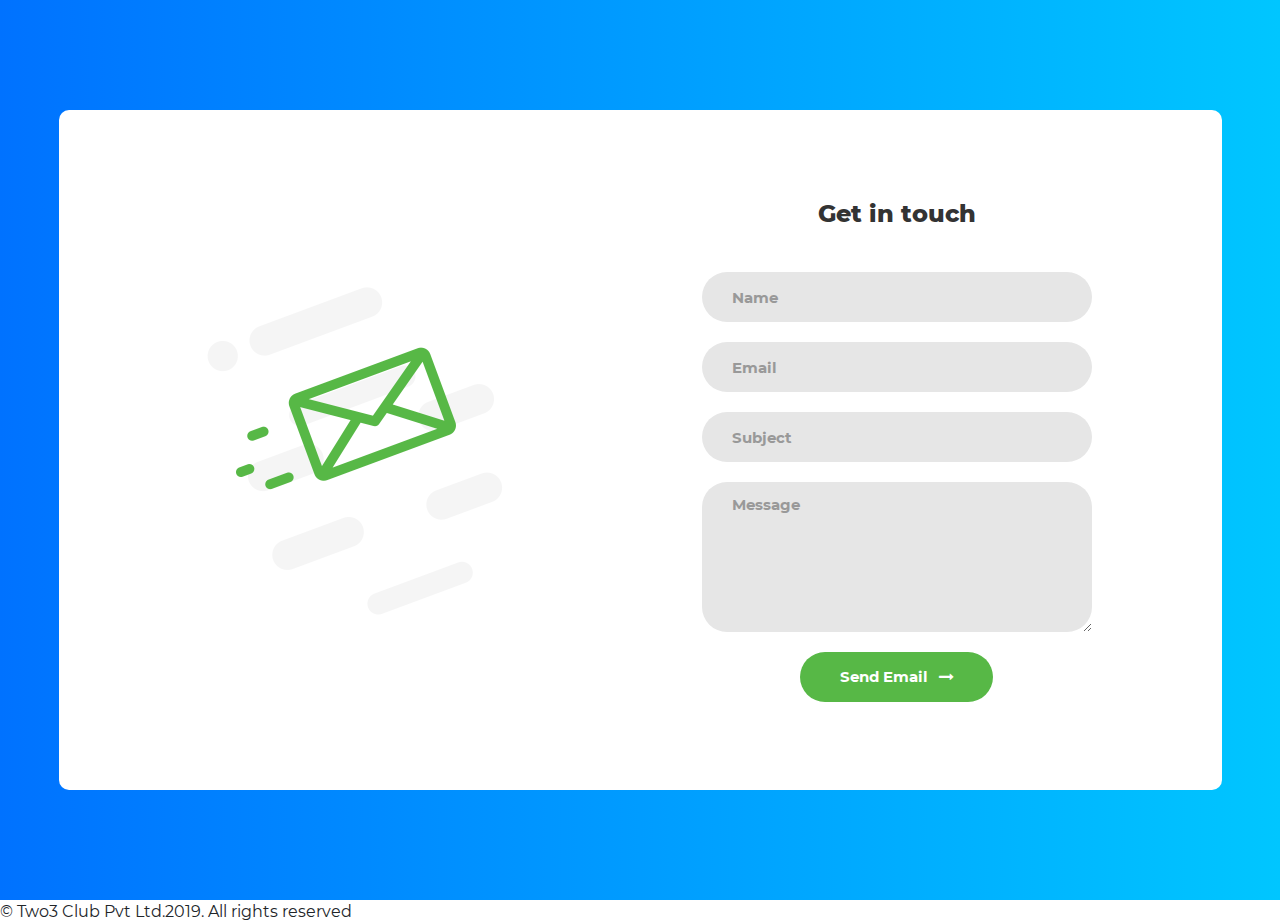
<file: sports/contact us/contactus.html>
<!DOCTYPE html>
<html lang="en">
<head>
	<title>Contact Two 3 Club</title>
	<meta charset="UTF-8">
	<meta name="viewport" content="width=device-width, initial-scale=1">
<!--===============================================================================================-->
	<link rel="icon" type="image/png" href="images/icons/favicon.ico"/>
<!--===============================================================================================-->
	<link rel="stylesheet" type="text/css" href="vendor/bootstrap/css/bootstrap.min.css">
<!--===============================================================================================-->
	<link rel="stylesheet" type="text/css" href="fonts/font-awesome-4.7.0/css/font-awesome.min.css">
<!--===============================================================================================-->
	<link rel="stylesheet" type="text/css" href="vendor/animate/animate.css">
<!--===============================================================================================-->
	<link rel="stylesheet" type="text/css" href="vendor/css-hamburgers/hamburgers.min.css">
<!--===============================================================================================-->
	<link rel="stylesheet" type="text/css" href="vendor/select2/select2.min.css">
<!--===============================================================================================-->
	<link rel="stylesheet" type="text/css" href="css/util.css">
	<link rel="stylesheet" type="text/css" href="css/main.css">
<!--===============================================================================================-->
</head>
<body backround:"cci.jpg">

	<div class="contact1">
		<div class="container-contact1">
			<div class="contact1-pic js-tilt" data-tilt>
				<img src="images/img-01.png" alt="IMG">
			</div>

			<form method="post" action="contactus.php" class="contact1-form validate-form">
				<span class="contact1-form-title">
					Get in touch
				</span>

				<div class="wrap-input1 validate-input" data-validate = "Name is required">
					<input class="input1" type="text" name="name" placeholder="Name">
					<span class="shadow-input1"></span>
				</div>

				<div class="wrap-input1 validate-input" data-validate = "Valid email is required: ex@abc.xyz">
					<input class="input1" type="text" name="email" placeholder="Email">
					<span class="shadow-input1"></span>
				</div>

				<div class="wrap-input1 validate-input" data-validate = "Subject is required">
					<input class="input1" type="text" name="subject" placeholder="Subject">
					<span class="shadow-input1"></span>
				</div>

				<div class="wrap-input1 validate-input" data-validate = "Message is required">
					<textarea class="input1" name="msgg" placeholder="Message"></textarea>
					<span class="shadow-input1"></span>
				</div>

				<div class="container-contact1-form-btn">
					<button type="submit" class="contact1-form-btn">
						<span>
							Send Email
							<i class="fa fa-long-arrow-right" aria-hidden="true"></i>
						</span>
					</button>
				</div>
			</form>
		</div>
	</div>

<footer>
						<div class="copyright">
					&copy; Two3 Club Pvt Ltd.2019. All rights reserved 
				</div>

</footer>



<!--===============================================================================================-->
	<script src="vendor/jquery/jquery-3.2.1.min.js"></script>
<!--===============================================================================================-->
	<script src="vendor/bootstrap/js/popper.js"></script>
	<script src="vendor/bootstrap/js/bootstrap.min.js"></script>
	<script src="vendor/select2/select2.min.js"></script>
	<script src="vendor/tilt/tilt.jquery.min.js"></script>
	<script >
		$('.js-tilt').tilt({
			scale: 1.1
		})
	</script>

<!-- Global site tag (gtag.js) - Google Analytics -->
<script async src="https://www.googletagmanager.com/gtag/js?id=UA-23581568-13"></script>
<script>
  window.dataLayer = window.dataLayer || [];
  function gtag(){dataLayer.push(arguments);}
  gtag('js', new Date());

  gtag('config', 'UA-23581568-13');
</script>


	<script src="js/main.js"></script>




</body>
</html>
</file>
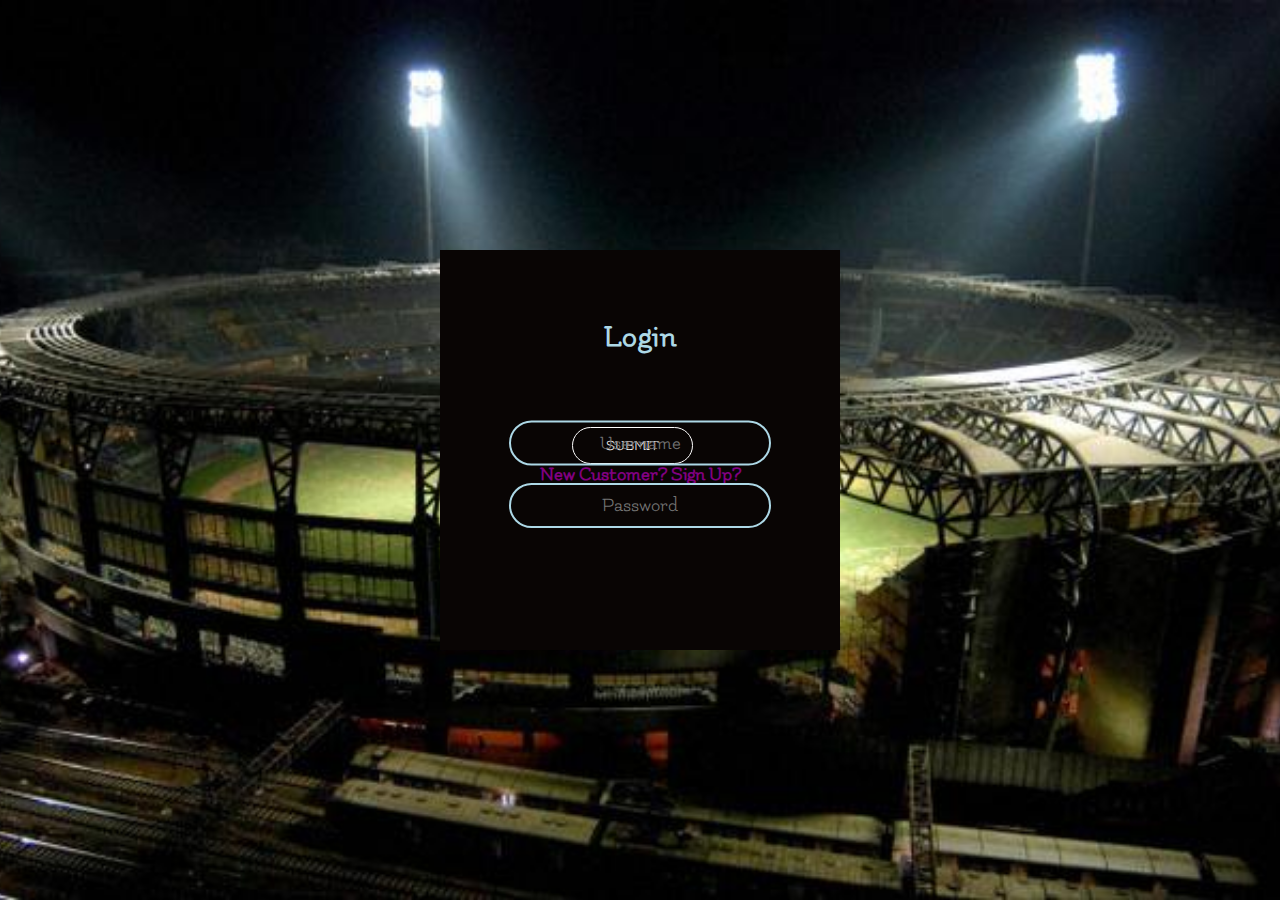
<file: sports/Login/login.html>
<!DOCTYPE html>
<html lang="en" dir="ltr">
<head>
	<meta charset="utf-8">
	<title>Login</title>
	<link rel="stylesheet" type="text/css" href="login.css">
	<link href="https://fonts.googleapis.com/css?family=Flamenco" rel="stylesheet">
	<link rel="stylesheet" href="https://cdnjs.cloudflare.com/ajax/libs/font-awesome/4.7.0/css/font-awesome.min.css">
	<link rel="stylesheet" href="https://use.fontawesome.com/releases/v5.7.2/css/all.css" integrity="sha384-fnmOCqbTlWIlj8LyTjo7mOUStjsKC4pOpQbqyi7RrhN7udi9RwhKkMHpvLbHG9Sr" crossorigin="anonymous">
</head>
<body background="stadium.jpg">	
	<header>

<script >
  echo '<script type="text/javascript" src="Login/Login.php?string='.$string.">';
</script>
	<form class="login" action='Login.php' method='POST'>
		<h1>Login</h1>
		<input class="text" type="text" name="username" placeholder="Username"><i class="fas fa-user-plus"></i><br>
		<input class="password" type="password" name="password" placeholder="Password"><i class="fas fa-unlock"></i><br>
		<input type = "submit" value = " Submit " class="btn btn-full"/>
		<h6><a href="signup.html">New Customer? Sign Up? </a></h6>
	</form>
</header>
</body>
</html>
</file>
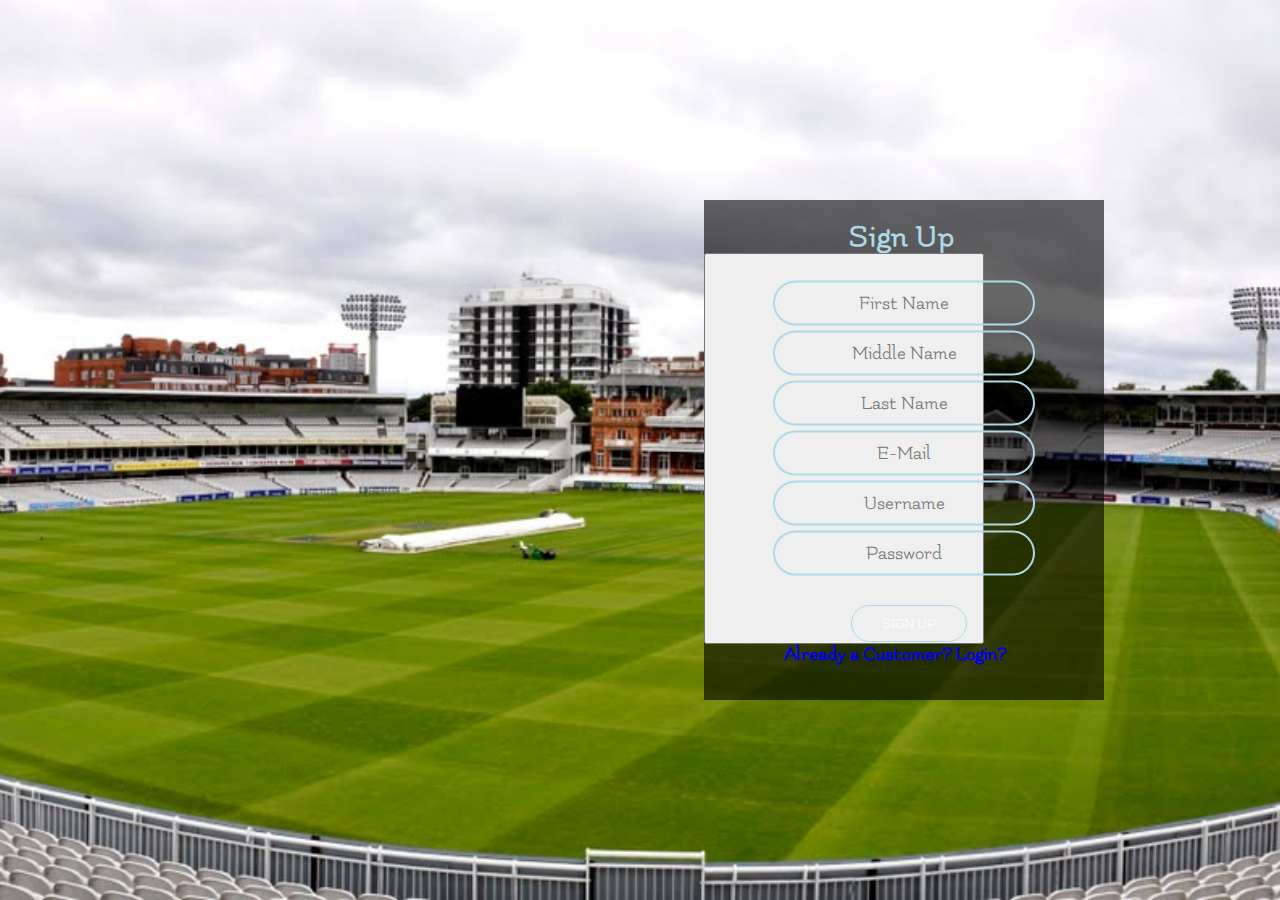
<file: sports/Login/signup.html>
<!DOCTYPE html>
<html>
<head>
	<title>Sign Up</title>
	<link rel="stylesheet" type="text/css" href="signup.css">
	<link href="https://fonts.googleapis.com/css?family=Flamenco" rel="stylesheet">
	<link rel="stylesheet" href="https://cdnjs.cloudflare.com/ajax/libs/font-awesome/4.7.0/css/font-awesome.min.css">
</head>
<body background="lords1.jpg"> 	


<script >

  echo '<script type="text/javascript" src="Login/sign.php?string='.$string.">';
</script>
	<header>
		<form class="sign_up" method="POST" action="sign.php" >
			<h1 name="head">Sign Up</h1>
			<input class="text" style="color:red;" type="text" placeholder="First Name" name="Fname">
			<input class="text1" type="text" placeholder="Middle Name" name="Mname">
			<input class="text2" type="text" placeholder="Last Name" name="Lname">
			<input class="text3" type="text" placeholder="E-Mail" name="Email">
			<input class="text4" type="text" placeholder="Username" name="Username">
			<input class="text5" type="password" placeholder="Password" name="Password">

			<button type="submit"> <a  class="btn btn-full">Sign Up</a><br></button>
			<h6>
			  <a href="login.html">Already a Customer? Login?</a></h6>
		</form>
	</header>
</body>
</html>
</file>
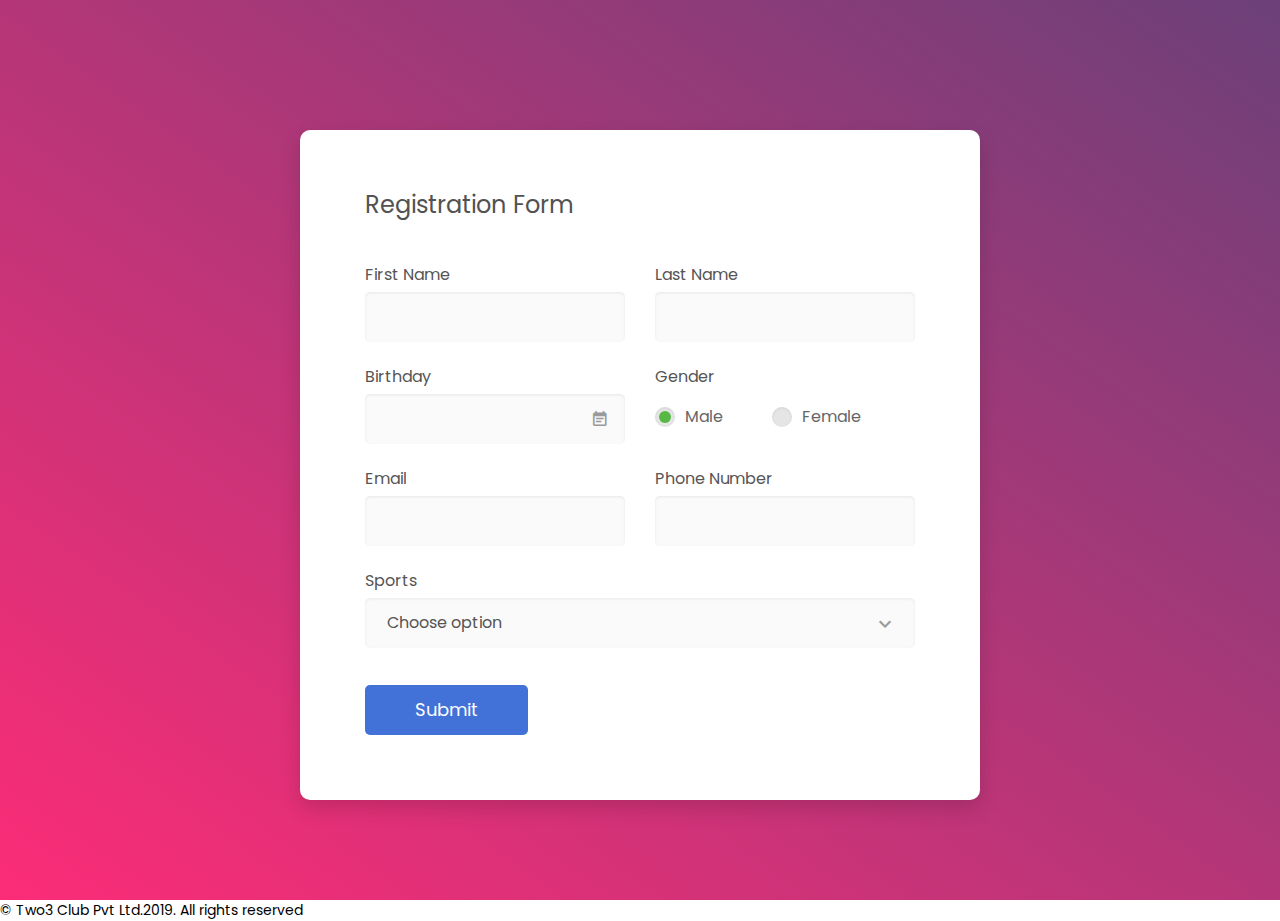
<file: sports/regester/regester.html>
<!DOCTYPE html>

<html lang="en">


<head>

    <!-- Required meta tags-->

    <meta charset="UTF-8">

    <meta name="viewport" content="width=device-width, initial-scale=1, shrink-to-fit=no">

    <!-- Title Page-->

    <title>Regester To Two 3</title>


    <!-- Icons font CSS-->
  
  <link href="vendor/mdi-font/css/material-design-iconic-font.min.css" rel="stylesheet" media="all">

    <link href="vendor/font-awesome-4.7/css/font-awesome.min.css" rel="stylesheet" media="all">
 
   <!-- Font special for pages-->
   

 <link href="https://fonts.googleapis.com/css
?family=Poppins:100,100i,200,200i,300,300i,400,400i,500,500i,600,600i,700,700i,800,800i,900,900i" rel="stylesheet">


    <!-- Vendor CSS-->

    <link href="vendor/select2/select2.min.css" rel="stylesheet" media="all">
 
   <link href="vendor/datepicker/daterangepicker.css" rel="stylesheet" media="all">


    <!-- Main CSS-->

    <link href="css/main.css" rel="stylesheet" media="all">

</head>


<body>

    <div class="page-wrapper bg-gra-02 p-t-130 p-b-100 font-poppins">

        <div class="wrapper wrapper--w680">

            <div class="card card-4">

                <div class="card-body">
  
                  <h2 class="title">Registration Form</h2>

                    <form method="POST" action="get_join.php">
    
                    <div class="row row-space">

                            <div class="col-2">
   
                             <div data-validate='name required' class="input-group">
  
                                  <label class="label">first name</label>
   
                                 <input class="input--style-4" type="text" name="fname">
  
                              </div>
 
                           </div>
 
                           <div class="col-2">
  
                              <div class="input-group">

                                    <label class="label">last name</label>
 
                                   <input class="input--style-4" type="text" name="lname">


                                </div>
 
                           </div>
   
                     </div>
 
                       <div class="row row-space">
   
                         <div class="col-2">
     
                           <div class="input-group">
 
                                   <label class="label">Birthday</label>

                                    <div class="input-group-icon">

                                        <input class="input--style-4 js-datepicker" type="text" name="dob">

                                        <i class="zmdi zmdi-calendar-note input-icon js-btn-calendar"></i>


                                    </div>
    
                            </div>
   
                         </div>
 
                           <div class="col-2">
     
                           <div class="input-group">
  
                                  <label class="label">Gender</label>
   
                                 <div class="p-t-10">
     
                                   <label class="radio-container m-r-45">Male
 
                                           <input type="radio" checked="checked" name="gender">

                                            <span class="checkmark"></span>
      
                                  </label>
   
                                     <label class="radio-container">Female
  
                                          <input type="radio" name="gender">
    
                                        <span class="checkmark"></span>
   
                                     </label>

                                    </div>
                            
    </div>
  
                          </div>

                        </div>
 
                       <div class="row row-space">
 
                           <div class="col-2">
 
                               <div class="input-group">
 
                                   <label class="label">Email</label>
 
                                   <input class="input--style-4" type="email" name="email">
  
                              </div>
  
                          </div>
 
                           <div class="col-2">
 
                               <div class="input-group">
  
                                  <label class="label">Phone Number</label>
  
                                  <input class="input--style-4" type="text" name="phone">
  
                              </div>
 
                           </div>
 
                       </div>
    
                    <div class="input-group">
  
                          <label class="label">Sports</label>
   
                         <div class="rs-select2 js-select-simple select--no-search">
  
                              <select name="sports">
    
                                <option disabled="disabled" selected="selected">Choose option</option>

                                    <option>Cricket/Football </option>

                                    <option>Badminton</option>
 
                                   <option>Swimming/VollyBall</option>
    
                            </select>
 
                               <div class="select-dropdown">
</div>
       
                     </div>
     
                   </div>
   
                     <div class="p-t-15">
    
                        <button class="btn btn--radius-2 btn--blue" type="submit"><a>Submit</a></button>
  
                   
</div>
  
                  </form>
      
          </div>
         
   </div>

        </div>

    
</div>

    
<!-- Jquery JS-->
    
<script src="vendor/jquery/jquery.min.js"></script>

    <!-- Vendor JS-->
   
 <script src="vendor/select2/select2.min.js"></script>
  
  <script src="vendor/datepicker/moment.min.js"></script>
 
   <script src="vendor/datepicker/daterangepicker.js"></script>


    <!-- Main JS-->
   
 <script src="js/global.js"></script>


<footer>

				<div class="copyright">
					&copy; Two3 Club Pvt Ltd.2019. All rights reserved 
				</div>
</footer>
</body>
</html>
</file>
<file: sports/css/all.css>
* {
  font-size: 100.01%; }

html {
  font-size: 62.5%;
  height: 100%; }

body {
  margin: 0;
  height: 100%;
  font: 1.3rem/1.61538 "Montserrat", sans-serif; }

p {
  font-family: "Source Sans Pro", sans-serif; }

.btn, a {
  -webkit-transition: color linear .4s, background-color linear .4s, border-color linear .4s;
  transition: color linear .4s, background-color linear .4s, border-color linear .4s; }
  .btn:hover, a:hover {
    text-decoration: none;
    outline: none; }

.btn-link {
  display: inline-block;
  vertical-align: top;
  background: #f4f4f4;
  border-radius: 3px;
  font-weight: bold;
  font-size: 1.4rem;
  line-height: 1.3571428;
  padding: 7px 24px; }
  .btn-link:hover {
    background: #e0e0e0; }

#wrapper {
  width: 100%;
  height: 100%;
  display: table;
  overflow: hidden;
  table-layout: fixed; }

#footer {
  width: 100%;
  overflow: hidden;
  display: table-footer-group;
  height: 1%; }

.btn-blue {
  background: #3b5998;
  color: #fff; }
  .btn-blue:hover {
    color: #fff;
    background: #21396b; }

.logo {
  float: left;
  margin: 0 0 0 15px;
  width: 151px;
  height: 41px; }

.social-placeholder {
  padding: 9px 0 0;
  height: 35px; }
  .social-placeholder img {
    vertical-align: top;
    max-width: 100%;
    height: auto; }

#header {
  position: absolute;
  top: 0;
  left: 0;
  width: 100%;
  z-index: 99;
  padding: 31px 0 32px;
  background: transparent;
 
  -webkit-backface-visibility: hidden;
  /* Prevent Chrome bug because of on-scroll effect in other section */ }
  #header .btn {
    float: right;
    margin: 2px 0 0 59px;
    height: 38px;
    min-width: 145px;
    padding: 7px;
    font-weight: bold;
    font-size: 1.6rem;
    line-height: 22px;
    letter-spacing: 0; }

#nav {
  overflow: hidden;
  text-align: right;
  font-size: 0;
  letter-spacing: -4px;
  white-space: nowrap; }
  #nav .nav-drop {
    overflow: hidden; }
  #nav ul {
    padding: 9px 0 5px;
    margin: 0; }
  #nav li {
    display: inline-block;
    vertical-align: top;
    font-size: 1.6rem;
    line-height: 24px;
    font-weight: bold;
    letter-spacing: 0;
    white-space: normal;
    margin: 0 0 0 34px; }
    #nav li a {
      display: block;
      color: #fff; }
      #nav li a:hover {
        text-decoration: none;
        color: #f9e084; }

.nav-opener {
  display: none;
  float: right;
  width: 31px;
  height: 31px;
  position: relative;
  text-indent: -9999px;
  overflow: hidden; }

.nav-opener:before, .nav-opener:after, .nav-opener span {
  background: #333;
  border-radius: 4px;
  position: absolute;
  top: 17px;
  left: 3px;
  right: 3px;
  height: 3px;
  margin-top: -2px;
  /* height/2 */
  -webkit-transition: all 0.2s linear;
  transition: all 0.2s linear; }

.nav-opener:before {
  content: '';
  top: 8px;
  left: 30%; }

.nav-opener:after {
  content: '';
  top: 26px; }

.nav-active .nav-opener span {
  opacity: 0; }

.nav-opener:hover {
  opacity: .9; }

.nav-active .nav-opener:after, .nav-active .nav-opener:before {
  -moz-transform: rotate(45deg);
  -webkit-transform: rotate(45deg);
  -ms-transform: rotate(45deg);
  transform: rotate(45deg);
  top: 16px;
  left: 5%;
  right: 5%; }

.nav-active .nav-opener:after {
  -moz-transform: rotate(-45deg);
  -webkit-transform: rotate(-45deg);
  -ms-transform: rotate(-45deg);
  transform: rotate(-45deg); }

.visual {
  min-height: 800px;
  position: relative;
  overflow: hidden;
  text-align: center;
  color: #ffce1b;
  font-size: 0;
  letter-spacing: -4px;
  padding: 104px 0 0;
  background: transparent; }
  .visual .bg-stretch {
    position: absolute;
    bottom: 0;
    left: 50%;
    -webkit-transform: translateX(-50%);
    -ms-transform: translateX(-50%);
    transform: translateX(-50%); }
  .visual > .container {
    display: inline-block;
    vertical-align: top;
    position: relative;
    z-index: 1;
    font-size: 2.4rem;
    line-height: 1.5;
    letter-spacing: 0; }
  .visual h1 {
    margin: 0 0 10px;
    font-size: 8.2rem;
    line-height: 1.12;
    font-weight: BOLD;
    color: #fff; }
  .visual p {
    margin: 0 0 8px; }
    .visual p.tagline {
      line-height: 1.1;
      font-size: 2.6rem; }
  .visual .info {
    display: block;
    font-size: 1.6rem;
    line-height: 1.5;
    color: #f9e084;
    text-transform: uppercase; }
  .visual .text-block {
    padding: 220px 0; }






	* {box-sizing:border-box}

/* Slideshow container */
.slideshow-container {
  max-width: 1000px;
  position: relative;
  margin: auto;
}

/* Hide the images by default */
.mySlides {
  display: none;
}

/* Next & previous buttons */
.prev, .next {
  cursor: pointer;
  position: absolute;
  top: 50%;
  width: auto;
  margin-top: -22px;
  padding: 16px;
  color: white;
  font-weight: bold;
  font-size: 18px;
  transition: 4s ease;
  border-radius: 0 3px 3px 0;
  user-select: none;
}

/* Position the "next button" to the right */
.next {
  right: 0;
  border-radius: 3px 0 0 3px;
}

/* On hover, add a black background color with a little bit see-through */
.prev:hover, .next:hover {
  background-color: rgba(0,0,0,0.8);
}

/* Caption text */
.text {
  color: #f2f2f2;
  font-size: 15px;
  padding: 8px 12px;
  position: absolute;
  bottom: 8px;
  width: 100%;
  text-align: center;
}

/* Number text (1/3 etc) */
.numbertext {
  color: #f2f2f2;
  font-size: 12px;
  padding: 8px 12px;
  position: absolute;
  top: 0;
}

/* The dots/bullets/indicators */
.dot {
  cursor: pointer;
  height: 15px;
  width: 15px;
  margin: 0 2px;
  background-color: #bbb;
  border-radius: 50%;
  display: inline-block;
  transition: background-color 0.6s ease;
}

.active, .dot:hover {
  background-color: #717171;
}

/* Fading animation */
.fade {
  -webkit-animation-name: fade;
  -webkit-animation-duration: 4s;
  animation-name: fade;
  animation-duration: 4s;
}

@-webkit-keyframes fade {
  from {opacity: .4} 
  to {opacity: 1}
}

@keyframes fade {
  from {opacity: .4} 
  to {opacity: 1}
}





#cta {
  position: relative;
  z-index: 1;
  margin: -80px 0 55px;
  text-align: center;
  color: #848e97;
  font-size: 1.4rem;
  line-height: 1.28571428; }
  #cta .btn {
    margin: 0 0 16px;
    height: 62px;
    font-size: 2.1rem;
    line-height: 26px;
    font-weight: bold;
    padding: 17px;
    min-width: 390px; }
  #cta p {
    margin: 0 0 18px; }



.cta-list {
  margin: 0;
  padding: 0;
  list-style: none;
  text-align: center;
  font-size: 0;
  letter-spacing: -4px;
  white-space: nowrap;
  color: #848e97; }
  .cta-list li {
    display: inline-block;
    vertical-align: top;
    margin: 0 20px;
    font-size: 1.4rem;
    line-height: 1.285;
    letter-spacing: 0;
    white-space: normal; }
  .cta-list .btn {
    position: relative;
    margin: 0 0 15px;
    height: 50px;
    line-height: 30px;
    padding: 10px 50px;
    min-width: 240px; }
    .cta-list .btn i {
      position: absolute;
      left: 24px;
      top: 50%;
      font-size: 2.4rem;
      -webkit-transform: translateY(-50%);
      -ms-transform: translateY(-50%);
      transform: translateY(-50%); }
      .cta-list .btn i.fa-twitter {
        font-size: 2rem; }
      .cta-list .btn i.fa-facebook {
        font-size: 1.6rem; }

.cta-footer {
 	margin-top: 40px !important;
}

.cta-footer p:before {  content: '';
    position: absolute;
    top: 30px;
    left: 0;
    width: 100%;
     z-index: -1;
    height: 3px;
    background: #f4f4f4;} 
 
.text-box {
  text-align: center;
  font-size: 2.1rem;
  line-height: 1.524;
  color: #333333;
  padding-bottom: 23px; }
  .text-box h2 {
    margin: 0 0 20px;
    font-size: 5.4rem;
    line-height: 1.148;
    text-transform: uppercase;
    font-weight: bold; }
  .text-box p {
    margin: 0 0 35px; }

.rounded {
  border-radius: 40px; }

.main {
  padding: 47px 0; }
  .main .content {
    padding: 25px 15px 23px;
    font-size: 1.3rem;
    line-height: 1.615;
    color: #848e97; }
  .main h3 {
    margin: 0 0 46px;
    font-size: 2.8rem;
    line-height: 1.285;
    font-weight: 300;
    color: #D3D1DA; }
  .main h4 {
    margin: 0 0 12px;
    font-size: 16px;
    line-height: 1.625;
    font-weight: bold; }
    .style-01 .main h4 {
      margin: 0 0 7px; }
  .main p {
    margin: 0 0 23px; }
  .main .date {
    display: block;
    margin: -5px 0 0;
    padding: 0 0 22px; }
  .main .btn-holder {
    padding: 32px 0 0; }

.area {
  padding: 77px 0 47px;
  background: #f4f4f4;    border-bottom: 10px solid #f7e296;}
  .area h2 {
    margin: 0 0 28px;
    font-size: 4rem;
    line-height: 1.107;
    font-weight: bold; }

.slide-holder {
  padding: 0 0 0 65px; }
  .slide-holder .img-slide {
    position: relative;
    margin: 0 0 -140px; }
    .slide-holder .img-slide img {
      position: relative;
      top: 0px;
      left: 0px; }




.visual-list {
  margin: 0 -25px -40px -15px;
  padding: 28px 0;
  list-style: none;
  color: #848e97; }
  .visual-list .img-holder {
    float: left;
    width: 90px;
    text-align: center;
    margin: 7px 45px 0 0; }
    .visual-list .img-holder img {
      vertical-align: top; }
  .visual-list .text-holder {
    overflow: hidden; }
  .visual-list li {
    padding: 0 0 29px; }
  .visual-list h3 {
    margin: 0 0 10px;
    font-size: 1.6rem;
    line-height: 1.5;
    font-weight: bold;
    color: #333; }
  .visual-list p {
    margin: 0 0 21px; }

.cycle-gallery {
  position: relative;
  text-align: center;
  padding: 40px 200px 33px;
  margin: 0 0 60px;
  font-size: 2rem;
  line-height: 1.6; }
  .cycle-gallery p a {
    font-weight: 400; }
  .cycle-gallery .img-box {
    display: block;
    font-size: 1.6rem;
    line-height: 1.5;
    padding: 0 0 40px; }
    .cycle-gallery .img-box .img-holder {
      display: inline-block;
      vertical-align: middle;
      margin: 0 22px 0 0;
      overflow: hidden; }
      .cycle-gallery .img-box .img-holder img {
        border-radius: 50%; }
    .cycle-gallery .img-box .text-holder {
      display: inline-block;
      vertical-align: middle;
      text-align: left; }
    .cycle-gallery .img-box h3 {
      margin: 0;
      font-size: 2.4rem;
      line-height: 1.33333;
      color: #635C73; }
    .cycle-gallery .img-box a {
      font-weight: bold; }
  .cycle-gallery:after {
    content: "";
    position: absolute;
    bottom: 0;
    left: 180px;
    right: 180px;
    height: 1px;
    background: #f4f4f4; }
  .cycle-gallery [class^='btn-'] {
    position: absolute;
    top: 50%;
    margin: 23px 0 0;
    z-index: 9;
    -webkit-transform: translateY(-50%);
    -ms-transform: translateY(-50%);
    transform: translateX(-50%);
    color: #a3a3a3; }
    .cycle-gallery [class^='btn-']:hover {
      color: #000; }
  .cycle-gallery .btn-prev {
    left: 90px; }
  .cycle-gallery .btn-next {
    right: 90px; }
  .cycle-gallery .date {
    display: block;
    font-style: normal;
    font-size: 1.6rem;
    line-height: 1.5;
    font-weight: normal;
    color: #848e97; }

.cycle-gallery .mask {
  position: relative;
  overflow: hidden; }

.cycle-gallery .mask .slideset {
  width: 99999px;
  float: left; }

.cycle-gallery .mask .slide {
  float: left; }

.cycle-gallery .mask .slide.active {
  z-index: 1; }

.visual-container {
  background: #fff;
  text-align: center; }
  .visual-container .visual-area {
    position: relative;
    overflow: hidden;
    padding: 90px 0 70px;
    font-size: 1.4rem;
    line-height: 1.5;
    color: #fff; }
    .visual-container .visual-area > .container {
      position: relative;
      z-index: 1; }
      .visual-container .visual-area > .container > p {
        margin: 0 120px 5px; }
    .visual-container .visual-area .bg-stretch {
      position: absolute;
      top: 0;
      left: 0; }
  .visual-container .visual-area + .visual-area {
    padding: 70px 0; }
   
  .visual-container h2 {
    margin: 0 0 70px;
    font-size: 4.8rem;
    line-height: 1.166666;
    font-weight: bold;
    }
  .visual-container p.silent {
    color: #746074; }

.testimonials {
  margin: 0;
  padding: 0;
  list-style: none;
  color: #333333;
  margin-bottom: -46px;
  overflow: hidden;
  font-size: 0;
  letter-spacing: -4px; }
  .testimonials li {
    display: inline-block;
    vertical-align: top;
    font-size: 1.6rem;
    line-height: 1.5;
    width: 50%;
    letter-spacing: 0; }
  .testimonials .img-holder img {
    display: inline-block;
    vertical-align: middle; }
  .testimonials .img-holder:before {
    content: '';
    display: inline-block;
    vertical-align: middle;
    width: 1px;
    height: 100px;
    margin: 0 0 0 -1px; }
  .testimonials p {
    margin: 0 30px 70px; }

.pricing-tables {
  padding: 0 7px 25px;
  font-size: 0;
  letter-spacing: -4px;
  white-space: nowrap; }
  .pricing-tables h3 {
    font-size: 2.1rem;
    line-height: 1.5;
    text-transform: uppercase;
    color: #333333; }

.plan {
  display: inline-block;
  vertical-align: top;
  width: 24%;
  background: #f4f4f4;
  border-radius: 0;
  min-height: 100px;
  margin: 50px 3px;
  padding: 0 0 35px;
  font-size: 1.6rem;
  letter-spacing: 0;
  white-space: normal;
  text-align: center;
  color: #fff; }
  .plan .head {
    background: rgba(255, 255, 255, 0.05);
    padding: 8px 0 13px;
    margin-bottom: 30px; }

.plan.recommended .head {
  padding: 12px 0 20px;
  background: rgba(0, 0, 0, 0.1); }

.plan .price {
  display: block;
  font-weight: bold;
  text-transform: uppercase; }

.price .price-main {
  display: block;
  padding: 0 0 17px;
  font-size: 6.4rem;
  vertical-align: top;
  line-height: 1;
  white-space: nowrap; color:#000000;}
  .recommended .price .price-main {
    font-size: 8.2rem; }

.price .price-main .symbol {
  display: inline-block;
  color: #000000;
  vertical-align: top;
  margin: 0 7px 0 0;
  position: relative;
  font-weight: normal; }

.price .price-additional {
  color: #c2c2c2;
  display: block;
  padding: 0 0 33px;
  font-weight: normal;
  font-size: 1.4rem; }
  .recommended .price .price-additional {
    padding: 0 0 43px; }

.plan .btn {
  height: 42px;
  font-size: 1.5rem;
  border: 0;
  line-height: 26px;
  padding: 8px 40px;
  text-transform: uppercase;
  color: #333333;
  font-weight: bold; }
  .plan .btn.btn-default {
    background: rgba(247, 226, 150,1); }
    .plan .btn.btn-default:hover {
      background: rgba(247, 226, 150,0.8); }
.plan.recommended ul:before{ background:#ffce1b !important;}

.recommended .btn {
  padding: 14px 50px;
  height: 52px;
  font-size: 1.6rem;
  line-height: 1.5;
  margin-bottom: 7px; }

.plan ul {
  color:#333333;
  display: block;
  position: relative;
  margin: 0;
  font-size: 1.6rem;
  line-height: 1.75;
  padding: 29px 0 22px;
  min-height: 117px;
  list-style: none; }

.plan ul:before {
  content: '';
  position: absolute;
  top: 0;
  left: 50%;
  width: 60px;
  margin: 0 0 0 -30px;
  height: 5px;
  background: #f7e296; }

.plan.recommended {
  margin-top: 0;
  width: 28%;
  position: relative;
  z-index: 99; color:#fff;
  background: #000000;
  }
  .plan.recommended ul {
    min-height: 176px;
    line-height: 32px;
    padding: 37px 0 22px; }
.plan.recommended h3, .plan.recommended  .price .price-main, .plan.recommended  .price .symbol, .plan.recommended ul li{
	color:#fff;
	}
.plan.recommended .btn-default	{background:#ffce1b;color:#000000;}
 
.subscribe {
  margin: -30px 17px 0 0;
  text-align: right;
  white-space: nowrap; }
  .subscribe h3 {
    margin: 0 15px;
    float: left;
    font-size: 3rem;
    line-height: 1.4;
    font-weight: bold;
    color:#ffce1b; }
  .subscribe .form-group {
    overflow: hidden; }
  .subscribe .form-control {
    padding: 10px 28px;
    font-size: 1.4rem;
    height: 42px;
    min-width: 335px;
    line-height: 20px;
    border-color: #fff;
    font-weight: bold;
    box-shadow: 0 0 0 #fff; }
  .subscribe .btn {
    float: right;
    height: 42px;
    font-size: 1.3rem;
    line-height: 20px;
    padding: 10px 35px;
    font-weight: bold;
    text-transform: uppercase;
    margin: 0 0 0 -20px; }

.footer-holder {
  position: relative;
  padding: 62px 15px 92px;
  font-size: 1.4rem;
  line-height: 1.6428571429;
  color: #848e97; }
  .footer-holder:before {
    content: '';
    position: absolute;
    height: 1px;
    top: 0;
    right: 15px;
    left: 15px;
    background: #f4f4f4; }
  .footer-holder .logo {
    margin: 0 0 23px;
    padding: 4px 0 0;
    float: none;
    display: block; }
    .footer-holder .logo + p {
      line-height: 21px; }
  .footer-holder h4 {
    margin: 0 0 14px;
    font-size: 1.6rem;
    line-height: 1.5;
    font-weight: bold; }
	
	.footer-holder h3{
    margin: 0;
    font-size: 1.6rem;
    line-height: 1.5;
    font-weight: bold;
    color: #333; }
	
  .footer-holder ul {
    margin: 0;
    padding: 0;
    list-style: none;
    font-weight: bold;
    font-size: 1.5rem;
    line-height: 1.55; }
	.footer-holder ul  li { display:inline-block;}
    .footer-holder ul a {
      color: #333; min-width:60px;  text-align: center; border:1px solid #e6e6e6;
	  padding: 10px 15px 9px 15px;
    display: block;
	}
	  .footer-holder ul a i { font-size:24px;}
	  
	.footer-holder .social .fa-twitter{color:#4099ff}
	.footer-holder .social .fa-facebook-f{color:#3b5998}
	.footer-holder .social .fa-dribbble{color:#ea4c89}
	.footer-holder .social .fa-pinterest{color:#c92228}	
	.footer-holder ul a:hover {
       background:#ffce1b; border:1px solid #ffce1b;}
		.footer-holder ul a:hover  i { color: #fff !important; }
  

@media only screen and (max-width: 992px) {
  .nav-opener {
    display: inline-block;
    vertical-align: top; }

  .opener-holder {
    float: right;
    display: inline-block;
    vertical-align: top;
    position: relative;
    padding: 0 0 0 25px;
    margin: 7px 25px 0; }
    .opener-holder:before {
      position: absolute;
      content: "";
      width: 1px;
      left: 0;
      top: 0;
      bottom: -6px;
      background: #f4f4f4; }

  #header {
    position: relative;
    padding: 0; }
    #header > .container {
      padding: 29px 0 0; }
    #header .logo {
      margin: 3px 0 32px 25px; }
    #header .btn {
      float: none;
      height: 48px;
      font-size: 1.7rem;
      line-height: 22px;
      margin: 0;
      padding: 12px 40px;
      display: inline-block;
      vertical-align: top; }

  #nav {
    overflow: visible;
    font-size: 1.8rem;
    line-height: 1.3333333;
    letter-spacing: 0;
    font-weight: normal; }
    #nav .nav-drop {
      display: block;
      clear: both;
      width: 100%;
      max-width: 400px;
      position: absolute;
      right: 0;
      top: 100%;
      pointer-events: none;
      opacity: 0;
      -webkit-transition: -webkit-transform 0.3s, opacity 0.3s;
      transition: transform 0.3s, opacity 0.3s;
      -webkit-transform: translate3d(0, 30px, 0);
      transform: translate3d(0, 30px, 0); }
      #nav .nav-drop > ul {
        display: block;
        padding: 0;
        text-align: left; }
        #nav .nav-drop > ul li {
          position: relative;
          margin: 0;
          padding: 0 35px;
          display: block;
          font-size: 1.8rem;
          line-height: 1.3333333;
          font-weight: normal; }
          #nav .nav-drop > ul li.active:before {
            content: '';
            position: absolute;
            top: 20px;
            bottom: 20px;
            width: 4px;
            left: 0;
            background: #FFCE1B; }
          #nav .nav-drop > ul li a {
            display: block;
            margin: 0 -9999px;
            padding: 20px 9979px;
            border-bottom: 1px solid #3E3D3F;
            color: #fff;
            background: rgba(51, 51, 51, 0.98); }
            #nav .nav-drop > ul li a:active, #nav .nav-drop > ul li a:focus, #nav .nav-drop > ul li a:hover {
              text-decoration: none;
              color: #FFCE1B; }
          #nav .nav-drop > ul li.active {
            position: relative; }
            #nav .nav-drop > ul li.active a {
              color: #FFCE1B; }
      #nav .nav-drop .drop-holder {
        margin: 0 -9999px;
        padding: 20px 10014px;
        background: #333;
        text-align: left;
        color: #9a9a9a; }
        #nav .nav-drop .drop-holder span {
          display: block;
          margin: 0 0 20px; }
        #nav .nav-drop .drop-holder ul {
          padding: 0; }
          #nav .nav-drop .drop-holder ul li {
            padding: 0;
            margin: 0; }
          #nav .nav-drop .drop-holder ul li + li {
            margin: 0 0 0 20px; }
          #nav .nav-drop .drop-holder ul a {
            font-size: 3rem;
            color: #fff; }
            #nav .nav-drop .drop-holder ul a:hover {
              color: #FFCE1B; }

  .nav-active #nav .nav-drop {
    pointer-events: auto;
    opacity: 1;
    -webkit-transform: translate3d(0, 0, 0);
    transform: translate3d(0, 0, 0); }

  #cta {
    margin: -80px 0 41px; }

  .social-placeholder {
    padding: 0; }

  .visual {
    padding: 0;
    min-height: 760px; }
    .visual .text-block {
      padding: 70px 0; }
    .visual:before {
      display: none; }
    .visual .bg-stretch {
      bottom: -60px; }

  .area {
    padding: 40px 0 47px; }

  .text-box {
    font-size: 1.6rem;
    line-height: 1.625;
    padding-bottom: 13px; }

  .main .text-box p {
    margin: 0 0 33px; }

  .text-box h2 {
    font-size: 4.8rem;
    line-height: 1.333333; }

  .visual-list {
    margin: 0;
    padding: 28px 0 0 15px; }
    .visual-list .img-holder {
      width: 120px;
      margin: 7px 20px 0 0; }
    .visual-list li {
      padding: 0 0 19px; }

  .slide-holder {
    padding: 0;
    margin: 0 0 -130px;
    text-align: center; }

  .slide-holder .img-slide img {
    position: relative;
    left: -3px; }

  .area h2 {
    text-align: center;
    font-size: 4.8rem;
    line-height: 1.125; }

  .cycle-gallery {
    margin: 0 0 30px;
    padding: 85px 35px 0;
    font-size: 1.7rem;
    line-height: 1.412; }
    .cycle-gallery .img-box {
      padding: 0 0 35px; }
    .cycle-gallery [class^='btn-'] {
      margin: 67px 0 0; }
    .cycle-gallery .btn-prev {
      left: 0; }
    .cycle-gallery .btn-next {
      right: 0; }
    .cycle-gallery:after {
      display: none; }
    .cycle-gallery .date {
      margin: -10px 0 0; }

  .testimonials li {
    width: 50%; }
    .testimonials li p {
      margin: 0 10px 18px; }

  .cta-list {
    margin: 0 0 -16px; }
    .cta-list li {
      display: block;
      margin: 0; }
    .cta-list .btn {
      margin: 0 0 15px;
      min-width: 280px; }
    .cta-list p {
      margin: 0 0 26px; }

  .visual-container .visual-area {
    padding: 68px 0 84px; }
  .visual-container h2 {
    margin: 0 0 53px;
    font-size: 4.8rem;
    line-height: 1.25; }
  .visual-container .visual-area + .visual-area {
    padding: 54px 0 55px; }
    .visual-container .visual-area + .visual-area:after {
      left: 65px;
      right: 65px; }

  .testimonials p {
    margin: 0 30px 36px; }

  .pricing-tables {
    padding: 20px 0 60px; }

  .plan {
    display: block;
    width: auto;
    margin: 0 auto -5px;
    max-width: 310px; }
    .plan.recommended {
      max-width: 370px;
      width: auto; }

  .visual-container .visual-area > .container > p {
    margin: 0 40px; }

  .subscribe {
    text-align: center;
    margin: 2px 0 0; }
    .subscribe .form-inline {
      min-width: 430px;
      display: inline-block;
      vertical-align: top; }
    .subscribe .form-group {
      margin: 0; }
    .subscribe .form-control {
      min-width: 260px; }

  .subscribe h2 {
    font-size: 3rem;
    line-height: 1.2;
    float: none;
    margin: 0 0 44px; }

  .main h3 {
    margin: 0 0 26px; }

  .main .content {
    padding: 5px 15px 0; }

  .main .col-md-4 h3:first-child {
    margin: 40px 0 26px; }

  .main .col-md-4:first-child h3 {
    margin: 0 0 26px; }

  .main .btn-holder {
    padding: 12px 0; }
  .footer-holder {
    padding: 47px 19px 70px; }
    .footer-holder .text-holder {
      padding: 0; }
    .footer-holder .text-frame {
      padding: 0; }
    .footer-holder:before {
      left: 0;
      right: 0; }

  .footer-holder .logo + p {
    margin: 0 0 29px; }

  .footer-holder ul {
    margin: 0 0 26px; }

  .footer-holder address {
    margin: -3px 0 29px; } }
@media only screen and (max-width: 767px) {
  .testimonials {
    margin: 0 0 -20px; }
    .testimonials p {
      margin: 0 0 20px; }
    .testimonials li {
      width: 100%; }
      .testimonials li p {
        margin: 0 30px 36px; } }
@media only screen and (max-width: 479px) {
  body {
    min-width: 320px; }

  #header > .container {
    padding: 10px 0 0; }

  .subscribe .form-inline {
    min-width: 280px; }

  #header .btn {
    height: 30px;
    margin: 8px 0 0;
    font-size: 1.2rem;
    line-height: 20px;
    padding: 3px 20px;
    min-width: 0; }
  #header .logo {
    margin: 4px 0 10px 10px;
    width: 130px; }

  .opener-holder {
    margin: 4px 10px;
    padding: 0 0 0 10px; }

  .visual {
    min-height: 340px; }
    .visual > .container {
      font-size: 1.6rem;
      line-height: 1.5; }
    .visual .bg-stretch {
      max-width: 100%;
      bottom: 20px; }
    .visual .info {
      background: rgba(255, 255, 255, 0.3);
      color: #f9e084; }

  .visual h1 {
    font-size: 5.4rem;
    line-height: 1.148; }

  .visual .text-block {
    padding: 30px 0; }

  #nav .nav-drop > ul li.active:before {
    top: 15px;
    bottom: 15px; }

  .area, .main {
    padding: 40px 0; }

  #cta {
    margin: -61px 0 0; }
    #cta .btn {
      margin: 0 0 12px;
      height: 42px;
      font-size: 1.4rem;
      line-height: 20px;
      padding: 10px 30px;
      min-width: 0; }

  .text-box {
    font-size: 1.4rem;
    line-height: 1.285; }
    .text-box h2 {
      font-size: 2.8rem;
      line-height: 1.286; }

  .visual-container h2, .area h2 {
    margin: 0 0 20px;
    font-size: 3.2rem;
    line-height: 1.125; }

  .visual-list {
    padding: 20px 0 0; }
    .visual-list .img-holder {
      margin: 0 10px 0 0; }
    .visual-list .text-holder {
      overflow: visible; }

  .slide-holder {
    margin: 0 0 -80px; }
    .slide-holder .img-slide img {
      height: 416px;
      width: auto; }

  .cycle-gallery {
    text-align: center; }
    .cycle-gallery .img-box {
      padding: 0 0 10px; }
      .cycle-gallery .img-box .img-holder {
        margin: 0 0 10px;
        display: block; }

  .cycle-gallery .img-box .text-holder {
    display: block;
    text-align: center; }

  .visual-container .visual-area + .visual-area, .visual-container .visual-area {
    padding: 40px 0; }

  .plan {
    max-width: 260px; }
    .plan .head {
      padding: 6px 12px 20px; }
    .plan.recommended {
      max-width: 300px; }

  .pricing-tables {
    padding: 20px 0 40px; }

  .visual-container .visual-area > .container > p {
    margin: 0; }

  .pricing-tables h3 {
    font-size: 1.6rem;
    line-height: 1.5;
    margin: 20px 0 10px; }

  .price .price-main {
    font-size: 5rem;
    line-height: 1.12;
    padding: 0 0 12px; }

  .price .price-main .symbol {
    font-size: 1.6;
    line-height: 1.5; }

  .price .price-additional {
    padding: 0 0 24px;
    font-size: 1.2rem;
    line-height: 1.5; }



.column {
  float: left;
  width: 50%
  padding: 0px;
}

/* Clear floats after image containers */
.row::after {
  content: "";
  clear: both;
  display: table;
}








  .subscribe {
    margin: -20px 0; }

  .subscribe .form-group {
    margin: 0; }

  .subscribe .btn {
    padding: 10px 25px;
    margin: 0 0 0 10px; }

  .subscribe .form-control {
    min-width: 0; }

  .subscribe h3 {
    font-size: 2rem;
    line-height: 1.3;
    margin: 0 0 20px; }

  .main .content {
    padding: 0; }

  .main .col-md-4 h3:first-child {
    margin: 20px 0 10px; }

  .main .col-md-4:first-child h3 {
    margin: 0 0 10px; }

  .footer-holder {
    padding: 20px 0; }

  .cycle-gallery {
    font-size: 1.4rem;
    line-height: 1.285; } }
@media only screen and (min-width: 1025px) {
  [href^='tel:'] {
    cursor: default;
    pointer-events: none; } }

/*# sourceMappingURL=all.css.map */
</file>
<file: sports/contact us/css/util.css>
/*[ FONT SIZE ]
///////////////////////////////////////////////////////////
*/
.fs-1 {font-size: 1px;}
.fs-2 {font-size: 2px;}
.fs-3 {font-size: 3px;}
.fs-4 {font-size: 4px;}
.fs-5 {font-size: 5px;}
.fs-6 {font-size: 6px;}
.fs-7 {font-size: 7px;}
.fs-8 {font-size: 8px;}
.fs-9 {font-size: 9px;}
.fs-10 {font-size: 10px;}
.fs-11 {font-size: 11px;}
.fs-12 {font-size: 12px;}
.fs-13 {font-size: 13px;}
.fs-14 {font-size: 14px;}
.fs-15 {font-size: 15px;}
.fs-16 {font-size: 16px;}
.fs-17 {font-size: 17px;}
.fs-18 {font-size: 18px;}
.fs-19 {font-size: 19px;}
.fs-20 {font-size: 20px;}
.fs-21 {font-size: 21px;}
.fs-22 {font-size: 22px;}
.fs-23 {font-size: 23px;}
.fs-24 {font-size: 24px;}
.fs-25 {font-size: 25px;}
.fs-26 {font-size: 26px;}
.fs-27 {font-size: 27px;}
.fs-28 {font-size: 28px;}
.fs-29 {font-size: 29px;}
.fs-30 {font-size: 30px;}
.fs-31 {font-size: 31px;}
.fs-32 {font-size: 32px;}
.fs-33 {font-size: 33px;}
.fs-34 {font-size: 34px;}
.fs-35 {font-size: 35px;}
.fs-36 {font-size: 36px;}
.fs-37 {font-size: 37px;}
.fs-38 {font-size: 38px;}
.fs-39 {font-size: 39px;}
.fs-40 {font-size: 40px;}
.fs-41 {font-size: 41px;}
.fs-42 {font-size: 42px;}
.fs-43 {font-size: 43px;}
.fs-44 {font-size: 44px;}
.fs-45 {font-size: 45px;}
.fs-46 {font-size: 46px;}
.fs-47 {font-size: 47px;}
.fs-48 {font-size: 48px;}
.fs-49 {font-size: 49px;}
.fs-50 {font-size: 50px;}
.fs-51 {font-size: 51px;}
.fs-52 {font-size: 52px;}
.fs-53 {font-size: 53px;}
.fs-54 {font-size: 54px;}
.fs-55 {font-size: 55px;}
.fs-56 {font-size: 56px;}
.fs-57 {font-size: 57px;}
.fs-58 {font-size: 58px;}
.fs-59 {font-size: 59px;}
.fs-60 {font-size: 60px;}
.fs-61 {font-size: 61px;}
.fs-62 {font-size: 62px;}
.fs-63 {font-size: 63px;}
.fs-64 {font-size: 64px;}
.fs-65 {font-size: 65px;}
.fs-66 {font-size: 66px;}
.fs-67 {font-size: 67px;}
.fs-68 {font-size: 68px;}
.fs-69 {font-size: 69px;}
.fs-70 {font-size: 70px;}
.fs-71 {font-size: 71px;}
.fs-72 {font-size: 72px;}
.fs-73 {font-size: 73px;}
.fs-74 {font-size: 74px;}
.fs-75 {font-size: 75px;}
.fs-76 {font-size: 76px;}
.fs-77 {font-size: 77px;}
.fs-78 {font-size: 78px;}
.fs-79 {font-size: 79px;}
.fs-80 {font-size: 80px;}
.fs-81 {font-size: 81px;}
.fs-82 {font-size: 82px;}
.fs-83 {font-size: 83px;}
.fs-84 {font-size: 84px;}
.fs-85 {font-size: 85px;}
.fs-86 {font-size: 86px;}
.fs-87 {font-size: 87px;}
.fs-88 {font-size: 88px;}
.fs-89 {font-size: 89px;}
.fs-90 {font-size: 90px;}
.fs-91 {font-size: 91px;}
.fs-92 {font-size: 92px;}
.fs-93 {font-size: 93px;}
.fs-94 {font-size: 94px;}
.fs-95 {font-size: 95px;}
.fs-96 {font-size: 96px;}
.fs-97 {font-size: 97px;}
.fs-98 {font-size: 98px;}
.fs-99 {font-size: 99px;}
.fs-100 {font-size: 100px;}
.fs-101 {font-size: 101px;}
.fs-102 {font-size: 102px;}
.fs-103 {font-size: 103px;}
.fs-104 {font-size: 104px;}
.fs-105 {font-size: 105px;}
.fs-106 {font-size: 106px;}
.fs-107 {font-size: 107px;}
.fs-108 {font-size: 108px;}
.fs-109 {font-size: 109px;}
.fs-110 {font-size: 110px;}
.fs-111 {font-size: 111px;}
.fs-112 {font-size: 112px;}
.fs-113 {font-size: 113px;}
.fs-114 {font-size: 114px;}
.fs-115 {font-size: 115px;}
.fs-116 {font-size: 116px;}
.fs-117 {font-size: 117px;}
.fs-118 {font-size: 118px;}
.fs-119 {font-size: 119px;}
.fs-120 {font-size: 120px;}
.fs-121 {font-size: 121px;}
.fs-122 {font-size: 122px;}
.fs-123 {font-size: 123px;}
.fs-124 {font-size: 124px;}
.fs-125 {font-size: 125px;}
.fs-126 {font-size: 126px;}
.fs-127 {font-size: 127px;}
.fs-128 {font-size: 128px;}
.fs-129 {font-size: 129px;}
.fs-130 {font-size: 130px;}
.fs-131 {font-size: 131px;}
.fs-132 {font-size: 132px;}
.fs-133 {font-size: 133px;}
.fs-134 {font-size: 134px;}
.fs-135 {font-size: 135px;}
.fs-136 {font-size: 136px;}
.fs-137 {font-size: 137px;}
.fs-138 {font-size: 138px;}
.fs-139 {font-size: 139px;}
.fs-140 {font-size: 140px;}
.fs-141 {font-size: 141px;}
.fs-142 {font-size: 142px;}
.fs-143 {font-size: 143px;}
.fs-144 {font-size: 144px;}
.fs-145 {font-size: 145px;}
.fs-146 {font-size: 146px;}
.fs-147 {font-size: 147px;}
.fs-148 {font-size: 148px;}
.fs-149 {font-size: 149px;}
.fs-150 {font-size: 150px;}
.fs-151 {font-size: 151px;}
.fs-152 {font-size: 152px;}
.fs-153 {font-size: 153px;}
.fs-154 {font-size: 154px;}
.fs-155 {font-size: 155px;}
.fs-156 {font-size: 156px;}
.fs-157 {font-size: 157px;}
.fs-158 {font-size: 158px;}
.fs-159 {font-size: 159px;}
.fs-160 {font-size: 160px;}
.fs-161 {font-size: 161px;}
.fs-162 {font-size: 162px;}
.fs-163 {font-size: 163px;}
.fs-164 {font-size: 164px;}
.fs-165 {font-size: 165px;}
.fs-166 {font-size: 166px;}
.fs-167 {font-size: 167px;}
.fs-168 {font-size: 168px;}
.fs-169 {font-size: 169px;}
.fs-170 {font-size: 170px;}
.fs-171 {font-size: 171px;}
.fs-172 {font-size: 172px;}
.fs-173 {font-size: 173px;}
.fs-174 {font-size: 174px;}
.fs-175 {font-size: 175px;}
.fs-176 {font-size: 176px;}
.fs-177 {font-size: 177px;}
.fs-178 {font-size: 178px;}
.fs-179 {font-size: 179px;}
.fs-180 {font-size: 180px;}
.fs-181 {font-size: 181px;}
.fs-182 {font-size: 182px;}
.fs-183 {font-size: 183px;}
.fs-184 {font-size: 184px;}
.fs-185 {font-size: 185px;}
.fs-186 {font-size: 186px;}
.fs-187 {font-size: 187px;}
.fs-188 {font-size: 188px;}
.fs-189 {font-size: 189px;}
.fs-190 {font-size: 190px;}
.fs-191 {font-size: 191px;}
.fs-192 {font-size: 192px;}
.fs-193 {font-size: 193px;}
.fs-194 {font-size: 194px;}
.fs-195 {font-size: 195px;}
.fs-196 {font-size: 196px;}
.fs-197 {font-size: 197px;}
.fs-198 {font-size: 198px;}
.fs-199 {font-size: 199px;}
.fs-200 {font-size: 200px;}

/*[ PADDING ]
///////////////////////////////////////////////////////////
*/
.p-t-0 {padding-top: 0px;}
.p-t-1 {padding-top: 1px;}
.p-t-2 {padding-top: 2px;}
.p-t-3 {padding-top: 3px;}
.p-t-4 {padding-top: 4px;}
.p-t-5 {padding-top: 5px;}
.p-t-6 {padding-top: 6px;}
.p-t-7 {padding-top: 7px;}
.p-t-8 {padding-top: 8px;}
.p-t-9 {padding-top: 9px;}
.p-t-10 {padding-top: 10px;}
.p-t-11 {padding-top: 11px;}
.p-t-12 {padding-top: 12px;}
.p-t-13 {padding-top: 13px;}
.p-t-14 {padding-top: 14px;}
.p-t-15 {padding-top: 15px;}
.p-t-16 {padding-top: 16px;}
.p-t-17 {padding-top: 17px;}
.p-t-18 {padding-top: 18px;}
.p-t-19 {padding-top: 19px;}
.p-t-20 {padding-top: 20px;}
.p-t-21 {padding-top: 21px;}
.p-t-22 {padding-top: 22px;}
.p-t-23 {padding-top: 23px;}
.p-t-24 {padding-top: 24px;}
.p-t-25 {padding-top: 25px;}
.p-t-26 {padding-top: 26px;}
.p-t-27 {padding-top: 27px;}
.p-t-28 {padding-top: 28px;}
.p-t-29 {padding-top: 29px;}
.p-t-30 {padding-top: 30px;}
.p-t-31 {padding-top: 31px;}
.p-t-32 {padding-top: 32px;}
.p-t-33 {padding-top: 33px;}
.p-t-34 {padding-top: 34px;}
.p-t-35 {padding-top: 35px;}
.p-t-36 {padding-top: 36px;}
.p-t-37 {padding-top: 37px;}
.p-t-38 {padding-top: 38px;}
.p-t-39 {padding-top: 39px;}
.p-t-40 {padding-top: 40px;}
.p-t-41 {padding-top: 41px;}
.p-t-42 {padding-top: 42px;}
.p-t-43 {padding-top: 43px;}
.p-t-44 {padding-top: 44px;}
.p-t-45 {padding-top: 45px;}
.p-t-46 {padding-top: 46px;}
.p-t-47 {padding-top: 47px;}
.p-t-48 {padding-top: 48px;}
.p-t-49 {padding-top: 49px;}
.p-t-50 {padding-top: 50px;}
.p-t-51 {padding-top: 51px;}
.p-t-52 {padding-top: 52px;}
.p-t-53 {padding-top: 53px;}
.p-t-54 {padding-top: 54px;}
.p-t-55 {padding-top: 55px;}
.p-t-56 {padding-top: 56px;}
.p-t-57 {padding-top: 57px;}
.p-t-58 {padding-top: 58px;}
.p-t-59 {padding-top: 59px;}
.p-t-60 {padding-top: 60px;}
.p-t-61 {padding-top: 61px;}
.p-t-62 {padding-top: 62px;}
.p-t-63 {padding-top: 63px;}
.p-t-64 {padding-top: 64px;}
.p-t-65 {padding-top: 65px;}
.p-t-66 {padding-top: 66px;}
.p-t-67 {padding-top: 67px;}
.p-t-68 {padding-top: 68px;}
.p-t-69 {padding-top: 69px;}
.p-t-70 {padding-top: 70px;}
.p-t-71 {padding-top: 71px;}
.p-t-72 {padding-top: 72px;}
.p-t-73 {padding-top: 73px;}
.p-t-74 {padding-top: 74px;}
.p-t-75 {padding-top: 75px;}
.p-t-76 {padding-top: 76px;}
.p-t-77 {padding-top: 77px;}
.p-t-78 {padding-top: 78px;}
.p-t-79 {padding-top: 79px;}
.p-t-80 {padding-top: 80px;}
.p-t-81 {padding-top: 81px;}
.p-t-82 {padding-top: 82px;}
.p-t-83 {padding-top: 83px;}
.p-t-84 {padding-top: 84px;}
.p-t-85 {padding-top: 85px;}
.p-t-86 {padding-top: 86px;}
.p-t-87 {padding-top: 87px;}
.p-t-88 {padding-top: 88px;}
.p-t-89 {padding-top: 89px;}
.p-t-90 {padding-top: 90px;}
.p-t-91 {padding-top: 91px;}
.p-t-92 {padding-top: 92px;}
.p-t-93 {padding-top: 93px;}
.p-t-94 {padding-top: 94px;}
.p-t-95 {padding-top: 95px;}
.p-t-96 {padding-top: 96px;}
.p-t-97 {padding-top: 97px;}
.p-t-98 {padding-top: 98px;}
.p-t-99 {padding-top: 99px;}
.p-t-100 {padding-top: 100px;}
.p-t-101 {padding-top: 101px;}
.p-t-102 {padding-top: 102px;}
.p-t-103 {padding-top: 103px;}
.p-t-104 {padding-top: 104px;}
.p-t-105 {padding-top: 105px;}
.p-t-106 {padding-top: 106px;}
.p-t-107 {padding-top: 107px;}
.p-t-108 {padding-top: 108px;}
.p-t-109 {padding-top: 109px;}
.p-t-110 {padding-top: 110px;}
.p-t-111 {padding-top: 111px;}
.p-t-112 {padding-top: 112px;}
.p-t-113 {padding-top: 113px;}
.p-t-114 {padding-top: 114px;}
.p-t-115 {padding-top: 115px;}
.p-t-116 {padding-top: 116px;}
.p-t-117 {padding-top: 117px;}
.p-t-118 {padding-top: 118px;}
.p-t-119 {padding-top: 119px;}
.p-t-120 {padding-top: 120px;}
.p-t-121 {padding-top: 121px;}
.p-t-122 {padding-top: 122px;}
.p-t-123 {padding-top: 123px;}
.p-t-124 {padding-top: 124px;}
.p-t-125 {padding-top: 125px;}
.p-t-126 {padding-top: 126px;}
.p-t-127 {padding-top: 127px;}
.p-t-128 {padding-top: 128px;}
.p-t-129 {padding-top: 129px;}
.p-t-130 {padding-top: 130px;}
.p-t-131 {padding-top: 131px;}
.p-t-132 {padding-top: 132px;}
.p-t-133 {padding-top: 133px;}
.p-t-134 {padding-top: 134px;}
.p-t-135 {padding-top: 135px;}
.p-t-136 {padding-top: 136px;}
.p-t-137 {padding-top: 137px;}
.p-t-138 {padding-top: 138px;}
.p-t-139 {padding-top: 139px;}
.p-t-140 {padding-top: 140px;}
.p-t-141 {padding-top: 141px;}
.p-t-142 {padding-top: 142px;}
.p-t-143 {padding-top: 143px;}
.p-t-144 {padding-top: 144px;}
.p-t-145 {padding-top: 145px;}
.p-t-146 {padding-top: 146px;}
.p-t-147 {padding-top: 147px;}
.p-t-148 {padding-top: 148px;}
.p-t-149 {padding-top: 149px;}
.p-t-150 {padding-top: 150px;}
.p-t-151 {padding-top: 151px;}
.p-t-152 {padding-top: 152px;}
.p-t-153 {padding-top: 153px;}
.p-t-154 {padding-top: 154px;}
.p-t-155 {padding-top: 155px;}
.p-t-156 {padding-top: 156px;}
.p-t-157 {padding-top: 157px;}
.p-t-158 {padding-top: 158px;}
.p-t-159 {padding-top: 159px;}
.p-t-160 {padding-top: 160px;}
.p-t-161 {padding-top: 161px;}
.p-t-162 {padding-top: 162px;}
.p-t-163 {padding-top: 163px;}
.p-t-164 {padding-top: 164px;}
.p-t-165 {padding-top: 165px;}
.p-t-166 {padding-top: 166px;}
.p-t-167 {padding-top: 167px;}
.p-t-168 {padding-top: 168px;}
.p-t-169 {padding-top: 169px;}
.p-t-170 {padding-top: 170px;}
.p-t-171 {padding-top: 171px;}
.p-t-172 {padding-top: 172px;}
.p-t-173 {padding-top: 173px;}
.p-t-174 {padding-top: 174px;}
.p-t-175 {padding-top: 175px;}
.p-t-176 {padding-top: 176px;}
.p-t-177 {padding-top: 177px;}
.p-t-178 {padding-top: 178px;}
.p-t-179 {padding-top: 179px;}
.p-t-180 {padding-top: 180px;}
.p-t-181 {padding-top: 181px;}
.p-t-182 {padding-top: 182px;}
.p-t-183 {padding-top: 183px;}
.p-t-184 {padding-top: 184px;}
.p-t-185 {padding-top: 185px;}
.p-t-186 {padding-top: 186px;}
.p-t-187 {padding-top: 187px;}
.p-t-188 {padding-top: 188px;}
.p-t-189 {padding-top: 189px;}
.p-t-190 {padding-top: 190px;}
.p-t-191 {padding-top: 191px;}
.p-t-192 {padding-top: 192px;}
.p-t-193 {padding-top: 193px;}
.p-t-194 {padding-top: 194px;}
.p-t-195 {padding-top: 195px;}
.p-t-196 {padding-top: 196px;}
.p-t-197 {padding-top: 197px;}
.p-t-198 {padding-top: 198px;}
.p-t-199 {padding-top: 199px;}
.p-t-200 {padding-top: 200px;}
.p-t-201 {padding-top: 201px;}
.p-t-202 {padding-top: 202px;}
.p-t-203 {padding-top: 203px;}
.p-t-204 {padding-top: 204px;}
.p-t-205 {padding-top: 205px;}
.p-t-206 {padding-top: 206px;}
.p-t-207 {padding-top: 207px;}
.p-t-208 {padding-top: 208px;}
.p-t-209 {padding-top: 209px;}
.p-t-210 {padding-top: 210px;}
.p-t-211 {padding-top: 211px;}
.p-t-212 {padding-top: 212px;}
.p-t-213 {padding-top: 213px;}
.p-t-214 {padding-top: 214px;}
.p-t-215 {padding-top: 215px;}
.p-t-216 {padding-top: 216px;}
.p-t-217 {padding-top: 217px;}
.p-t-218 {padding-top: 218px;}
.p-t-219 {padding-top: 219px;}
.p-t-220 {padding-top: 220px;}
.p-t-221 {padding-top: 221px;}
.p-t-222 {padding-top: 222px;}
.p-t-223 {padding-top: 223px;}
.p-t-224 {padding-top: 224px;}
.p-t-225 {padding-top: 225px;}
.p-t-226 {padding-top: 226px;}
.p-t-227 {padding-top: 227px;}
.p-t-228 {padding-top: 228px;}
.p-t-229 {padding-top: 229px;}
.p-t-230 {padding-top: 230px;}
.p-t-231 {padding-top: 231px;}
.p-t-232 {padding-top: 232px;}
.p-t-233 {padding-top: 233px;}
.p-t-234 {padding-top: 234px;}
.p-t-235 {padding-top: 235px;}
.p-t-236 {padding-top: 236px;}
.p-t-237 {padding-top: 237px;}
.p-t-238 {padding-top: 238px;}
.p-t-239 {padding-top: 239px;}
.p-t-240 {padding-top: 240px;}
.p-t-241 {padding-top: 241px;}
.p-t-242 {padding-top: 242px;}
.p-t-243 {padding-top: 243px;}
.p-t-244 {padding-top: 244px;}
.p-t-245 {padding-top: 245px;}
.p-t-246 {padding-top: 246px;}
.p-t-247 {padding-top: 247px;}
.p-t-248 {padding-top: 248px;}
.p-t-249 {padding-top: 249px;}
.p-t-250 {padding-top: 250px;}
.p-b-0 {padding-bottom: 0px;}
.p-b-1 {padding-bottom: 1px;}
.p-b-2 {padding-bottom: 2px;}
.p-b-3 {padding-bottom: 3px;}
.p-b-4 {padding-bottom: 4px;}
.p-b-5 {padding-bottom: 5px;}
.p-b-6 {padding-bottom: 6px;}
.p-b-7 {padding-bottom: 7px;}
.p-b-8 {padding-bottom: 8px;}
.p-b-9 {padding-bottom: 9px;}
.p-b-10 {padding-bottom: 10px;}
.p-b-11 {padding-bottom: 11px;}
.p-b-12 {padding-bottom: 12px;}
.p-b-13 {padding-bottom: 13px;}
.p-b-14 {padding-bottom: 14px;}
.p-b-15 {padding-bottom: 15px;}
.p-b-16 {padding-bottom: 16px;}
.p-b-17 {padding-bottom: 17px;}
.p-b-18 {padding-bottom: 18px;}
.p-b-19 {padding-bottom: 19px;}
.p-b-20 {padding-bottom: 20px;}
.p-b-21 {padding-bottom: 21px;}
.p-b-22 {padding-bottom: 22px;}
.p-b-23 {padding-bottom: 23px;}
.p-b-24 {padding-bottom: 24px;}
.p-b-25 {padding-bottom: 25px;}
.p-b-26 {padding-bottom: 26px;}
.p-b-27 {padding-bottom: 27px;}
.p-b-28 {padding-bottom: 28px;}
.p-b-29 {padding-bottom: 29px;}
.p-b-30 {padding-bottom: 30px;}
.p-b-31 {padding-bottom: 31px;}
.p-b-32 {padding-bottom: 32px;}
.p-b-33 {padding-bottom: 33px;}
.p-b-34 {padding-bottom: 34px;}
.p-b-35 {padding-bottom: 35px;}
.p-b-36 {padding-bottom: 36px;}
.p-b-37 {padding-bottom: 37px;}
.p-b-38 {padding-bottom: 38px;}
.p-b-39 {padding-bottom: 39px;}
.p-b-40 {padding-bottom: 40px;}
.p-b-41 {padding-bottom: 41px;}
.p-b-42 {padding-bottom: 42px;}
.p-b-43 {padding-bottom: 43px;}
.p-b-44 {padding-bottom: 44px;}
.p-b-45 {padding-bottom: 45px;}
.p-b-46 {padding-bottom: 46px;}
.p-b-47 {padding-bottom: 47px;}
.p-b-48 {padding-bottom: 48px;}
.p-b-49 {padding-bottom: 49px;}
.p-b-50 {padding-bottom: 50px;}
.p-b-51 {padding-bottom: 51px;}
.p-b-52 {padding-bottom: 52px;}
.p-b-53 {padding-bottom: 53px;}
.p-b-54 {padding-bottom: 54px;}
.p-b-55 {padding-bottom: 55px;}
.p-b-56 {padding-bottom: 56px;}
.p-b-57 {padding-bottom: 57px;}
.p-b-58 {padding-bottom: 58px;}
.p-b-59 {padding-bottom: 59px;}
.p-b-60 {padding-bottom: 60px;}
.p-b-61 {padding-bottom: 61px;}
.p-b-62 {padding-bottom: 62px;}
.p-b-63 {padding-bottom: 63px;}
.p-b-64 {padding-bottom: 64px;}
.p-b-65 {padding-bottom: 65px;}
.p-b-66 {padding-bottom: 66px;}
.p-b-67 {padding-bottom: 67px;}
.p-b-68 {padding-bottom: 68px;}
.p-b-69 {padding-bottom: 69px;}
.p-b-70 {padding-bottom: 70px;}
.p-b-71 {padding-bottom: 71px;}
.p-b-72 {padding-bottom: 72px;}
.p-b-73 {padding-bottom: 73px;}
.p-b-74 {padding-bottom: 74px;}
.p-b-75 {padding-bottom: 75px;}
.p-b-76 {padding-bottom: 76px;}
.p-b-77 {padding-bottom: 77px;}
.p-b-78 {padding-bottom: 78px;}
.p-b-79 {padding-bottom: 79px;}
.p-b-80 {padding-bottom: 80px;}
.p-b-81 {padding-bottom: 81px;}
.p-b-82 {padding-bottom: 82px;}
.p-b-83 {padding-bottom: 83px;}
.p-b-84 {padding-bottom: 84px;}
.p-b-85 {padding-bottom: 85px;}
.p-b-86 {padding-bottom: 86px;}
.p-b-87 {padding-bottom: 87px;}
.p-b-88 {padding-bottom: 88px;}
.p-b-89 {padding-bottom: 89px;}
.p-b-90 {padding-bottom: 90px;}
.p-b-91 {padding-bottom: 91px;}
.p-b-92 {padding-bottom: 92px;}
.p-b-93 {padding-bottom: 93px;}
.p-b-94 {padding-bottom: 94px;}
.p-b-95 {padding-bottom: 95px;}
.p-b-96 {padding-bottom: 96px;}
.p-b-97 {padding-bottom: 97px;}
.p-b-98 {padding-bottom: 98px;}
.p-b-99 {padding-bottom: 99px;}
.p-b-100 {padding-bottom: 100px;}
.p-b-101 {padding-bottom: 101px;}
.p-b-102 {padding-bottom: 102px;}
.p-b-103 {padding-bottom: 103px;}
.p-b-104 {padding-bottom: 104px;}
.p-b-105 {padding-bottom: 105px;}
.p-b-106 {padding-bottom: 106px;}
.p-b-107 {padding-bottom: 107px;}
.p-b-108 {padding-bottom: 108px;}
.p-b-109 {padding-bottom: 109px;}
.p-b-110 {padding-bottom: 110px;}
.p-b-111 {padding-bottom: 111px;}
.p-b-112 {padding-bottom: 112px;}
.p-b-113 {padding-bottom: 113px;}
.p-b-114 {padding-bottom: 114px;}
.p-b-115 {padding-bottom: 115px;}
.p-b-116 {padding-bottom: 116px;}
.p-b-117 {padding-bottom: 117px;}
.p-b-118 {padding-bottom: 118px;}
.p-b-119 {padding-bottom: 119px;}
.p-b-120 {padding-bottom: 120px;}
.p-b-121 {padding-bottom: 121px;}
.p-b-122 {padding-bottom: 122px;}
.p-b-123 {padding-bottom: 123px;}
.p-b-124 {padding-bottom: 124px;}
.p-b-125 {padding-bottom: 125px;}
.p-b-126 {padding-bottom: 126px;}
.p-b-127 {padding-bottom: 127px;}
.p-b-128 {padding-bottom: 128px;}
.p-b-129 {padding-bottom: 129px;}
.p-b-130 {padding-bottom: 130px;}
.p-b-131 {padding-bottom: 131px;}
.p-b-132 {padding-bottom: 132px;}
.p-b-133 {padding-bottom: 133px;}
.p-b-134 {padding-bottom: 134px;}
.p-b-135 {padding-bottom: 135px;}
.p-b-136 {padding-bottom: 136px;}
.p-b-137 {padding-bottom: 137px;}
.p-b-138 {padding-bottom: 138px;}
.p-b-139 {padding-bottom: 139px;}
.p-b-140 {padding-bottom: 140px;}
.p-b-141 {padding-bottom: 141px;}
.p-b-142 {padding-bottom: 142px;}
.p-b-143 {padding-bottom: 143px;}
.p-b-144 {padding-bottom: 144px;}
.p-b-145 {padding-bottom: 145px;}
.p-b-146 {padding-bottom: 146px;}
.p-b-147 {padding-bottom: 147px;}
.p-b-148 {padding-bottom: 148px;}
.p-b-149 {padding-bottom: 149px;}
.p-b-150 {padding-bottom: 150px;}
.p-b-151 {padding-bottom: 151px;}
.p-b-152 {padding-bottom: 152px;}
.p-b-153 {padding-bottom: 153px;}
.p-b-154 {padding-bottom: 154px;}
.p-b-155 {padding-bottom: 155px;}
.p-b-156 {padding-bottom: 156px;}
.p-b-157 {padding-bottom: 157px;}
.p-b-158 {padding-bottom: 158px;}
.p-b-159 {padding-bottom: 159px;}
.p-b-160 {padding-bottom: 160px;}
.p-b-161 {padding-bottom: 161px;}
.p-b-162 {padding-bottom: 162px;}
.p-b-163 {padding-bottom: 163px;}
.p-b-164 {padding-bottom: 164px;}
.p-b-165 {padding-bottom: 165px;}
.p-b-166 {padding-bottom: 166px;}
.p-b-167 {padding-bottom: 167px;}
.p-b-168 {padding-bottom: 168px;}
.p-b-169 {padding-bottom: 169px;}
.p-b-170 {padding-bottom: 170px;}
.p-b-171 {padding-bottom: 171px;}
.p-b-172 {padding-bottom: 172px;}
.p-b-173 {padding-bottom: 173px;}
.p-b-174 {padding-bottom: 174px;}
.p-b-175 {padding-bottom: 175px;}
.p-b-176 {padding-bottom: 176px;}
.p-b-177 {padding-bottom: 177px;}
.p-b-178 {padding-bottom: 178px;}
.p-b-179 {padding-bottom: 179px;}
.p-b-180 {padding-bottom: 180px;}
.p-b-181 {padding-bottom: 181px;}
.p-b-182 {padding-bottom: 182px;}
.p-b-183 {padding-bottom: 183px;}
.p-b-184 {padding-bottom: 184px;}
.p-b-185 {padding-bottom: 185px;}
.p-b-186 {padding-bottom: 186px;}
.p-b-187 {padding-bottom: 187px;}
.p-b-188 {padding-bottom: 188px;}
.p-b-189 {padding-bottom: 189px;}
.p-b-190 {padding-bottom: 190px;}
.p-b-191 {padding-bottom: 191px;}
.p-b-192 {padding-bottom: 192px;}
.p-b-193 {padding-bottom: 193px;}
.p-b-194 {padding-bottom: 194px;}
.p-b-195 {padding-bottom: 195px;}
.p-b-196 {padding-bottom: 196px;}
.p-b-197 {padding-bottom: 197px;}
.p-b-198 {padding-bottom: 198px;}
.p-b-199 {padding-bottom: 199px;}
.p-b-200 {padding-bottom: 200px;}
.p-b-201 {padding-bottom: 201px;}
.p-b-202 {padding-bottom: 202px;}
.p-b-203 {padding-bottom: 203px;}
.p-b-204 {padding-bottom: 204px;}
.p-b-205 {padding-bottom: 205px;}
.p-b-206 {padding-bottom: 206px;}
.p-b-207 {padding-bottom: 207px;}
.p-b-208 {padding-bottom: 208px;}
.p-b-209 {padding-bottom: 209px;}
.p-b-210 {padding-bottom: 210px;}
.p-b-211 {padding-bottom: 211px;}
.p-b-212 {padding-bottom: 212px;}
.p-b-213 {padding-bottom: 213px;}
.p-b-214 {padding-bottom: 214px;}
.p-b-215 {padding-bottom: 215px;}
.p-b-216 {padding-bottom: 216px;}
.p-b-217 {padding-bottom: 217px;}
.p-b-218 {padding-bottom: 218px;}
.p-b-219 {padding-bottom: 219px;}
.p-b-220 {padding-bottom: 220px;}
.p-b-221 {padding-bottom: 221px;}
.p-b-222 {padding-bottom: 222px;}
.p-b-223 {padding-bottom: 223px;}
.p-b-224 {padding-bottom: 224px;}
.p-b-225 {padding-bottom: 225px;}
.p-b-226 {padding-bottom: 226px;}
.p-b-227 {padding-bottom: 227px;}
.p-b-228 {padding-bottom: 228px;}
.p-b-229 {padding-bottom: 229px;}
.p-b-230 {padding-bottom: 230px;}
.p-b-231 {padding-bottom: 231px;}
.p-b-232 {padding-bottom: 232px;}
.p-b-233 {padding-bottom: 233px;}
.p-b-234 {padding-bottom: 234px;}
.p-b-235 {padding-bottom: 235px;}
.p-b-236 {padding-bottom: 236px;}
.p-b-237 {padding-bottom: 237px;}
.p-b-238 {padding-bottom: 238px;}
.p-b-239 {padding-bottom: 239px;}
.p-b-240 {padding-bottom: 240px;}
.p-b-241 {padding-bottom: 241px;}
.p-b-242 {padding-bottom: 242px;}
.p-b-243 {padding-bottom: 243px;}
.p-b-244 {padding-bottom: 244px;}
.p-b-245 {padding-bottom: 245px;}
.p-b-246 {padding-bottom: 246px;}
.p-b-247 {padding-bottom: 247px;}
.p-b-248 {padding-bottom: 248px;}
.p-b-249 {padding-bottom: 249px;}
.p-b-250 {padding-bottom: 250px;}
.p-l-0 {padding-left: 0px;}
.p-l-1 {padding-left: 1px;}
.p-l-2 {padding-left: 2px;}
.p-l-3 {padding-left: 3px;}
.p-l-4 {padding-left: 4px;}
.p-l-5 {padding-left: 5px;}
.p-l-6 {padding-left: 6px;}
.p-l-7 {padding-left: 7px;}
.p-l-8 {padding-left: 8px;}
.p-l-9 {padding-left: 9px;}
.p-l-10 {padding-left: 10px;}
.p-l-11 {padding-left: 11px;}
.p-l-12 {padding-left: 12px;}
.p-l-13 {padding-left: 13px;}
.p-l-14 {padding-left: 14px;}
.p-l-15 {padding-left: 15px;}
.p-l-16 {padding-left: 16px;}
.p-l-17 {padding-left: 17px;}
.p-l-18 {padding-left: 18px;}
.p-l-19 {padding-left: 19px;}
.p-l-20 {padding-left: 20px;}
.p-l-21 {padding-left: 21px;}
.p-l-22 {padding-left: 22px;}
.p-l-23 {padding-left: 23px;}
.p-l-24 {padding-left: 24px;}
.p-l-25 {padding-left: 25px;}
.p-l-26 {padding-left: 26px;}
.p-l-27 {padding-left: 27px;}
.p-l-28 {padding-left: 28px;}
.p-l-29 {padding-left: 29px;}
.p-l-30 {padding-left: 30px;}
.p-l-31 {padding-left: 31px;}
.p-l-32 {padding-left: 32px;}
.p-l-33 {padding-left: 33px;}
.p-l-34 {padding-left: 34px;}
.p-l-35 {padding-left: 35px;}
.p-l-36 {padding-left: 36px;}
.p-l-37 {padding-left: 37px;}
.p-l-38 {padding-left: 38px;}
.p-l-39 {padding-left: 39px;}
.p-l-40 {padding-left: 40px;}
.p-l-41 {padding-left: 41px;}
.p-l-42 {padding-left: 42px;}
.p-l-43 {padding-left: 43px;}
.p-l-44 {padding-left: 44px;}
.p-l-45 {padding-left: 45px;}
.p-l-46 {padding-left: 46px;}
.p-l-47 {padding-left: 47px;}
.p-l-48 {padding-left: 48px;}
.p-l-49 {padding-left: 49px;}
.p-l-50 {padding-left: 50px;}
.p-l-51 {padding-left: 51px;}
.p-l-52 {padding-left: 52px;}
.p-l-53 {padding-left: 53px;}
.p-l-54 {padding-left: 54px;}
.p-l-55 {padding-left: 55px;}
.p-l-56 {padding-left: 56px;}
.p-l-57 {padding-left: 57px;}
.p-l-58 {padding-left: 58px;}
.p-l-59 {padding-left: 59px;}
.p-l-60 {padding-left: 60px;}
.p-l-61 {padding-left: 61px;}
.p-l-62 {padding-left: 62px;}
.p-l-63 {padding-left: 63px;}
.p-l-64 {padding-left: 64px;}
.p-l-65 {padding-left: 65px;}
.p-l-66 {padding-left: 66px;}
.p-l-67 {padding-left: 67px;}
.p-l-68 {padding-left: 68px;}
.p-l-69 {padding-left: 69px;}
.p-l-70 {padding-left: 70px;}
.p-l-71 {padding-left: 71px;}
.p-l-72 {padding-left: 72px;}
.p-l-73 {padding-left: 73px;}
.p-l-74 {padding-left: 74px;}
.p-l-75 {padding-left: 75px;}
.p-l-76 {padding-left: 76px;}
.p-l-77 {padding-left: 77px;}
.p-l-78 {padding-left: 78px;}
.p-l-79 {padding-left: 79px;}
.p-l-80 {padding-left: 80px;}
.p-l-81 {padding-left: 81px;}
.p-l-82 {padding-left: 82px;}
.p-l-83 {padding-left: 83px;}
.p-l-84 {padding-left: 84px;}
.p-l-85 {padding-left: 85px;}
.p-l-86 {padding-left: 86px;}
.p-l-87 {padding-left: 87px;}
.p-l-88 {padding-left: 88px;}
.p-l-89 {padding-left: 89px;}
.p-l-90 {padding-left: 90px;}
.p-l-91 {padding-left: 91px;}
.p-l-92 {padding-left: 92px;}
.p-l-93 {padding-left: 93px;}
.p-l-94 {padding-left: 94px;}
.p-l-95 {padding-left: 95px;}
.p-l-96 {padding-left: 96px;}
.p-l-97 {padding-left: 97px;}
.p-l-98 {padding-left: 98px;}
.p-l-99 {padding-left: 99px;}
.p-l-100 {padding-left: 100px;}
.p-l-101 {padding-left: 101px;}
.p-l-102 {padding-left: 102px;}
.p-l-103 {padding-left: 103px;}
.p-l-104 {padding-left: 104px;}
.p-l-105 {padding-left: 105px;}
.p-l-106 {padding-left: 106px;}
.p-l-107 {padding-left: 107px;}
.p-l-108 {padding-left: 108px;}
.p-l-109 {padding-left: 109px;}
.p-l-110 {padding-left: 110px;}
.p-l-111 {padding-left: 111px;}
.p-l-112 {padding-left: 112px;}
.p-l-113 {padding-left: 113px;}
.p-l-114 {padding-left: 114px;}
.p-l-115 {padding-left: 115px;}
.p-l-116 {padding-left: 116px;}
.p-l-117 {padding-left: 117px;}
.p-l-118 {padding-left: 118px;}
.p-l-119 {padding-left: 119px;}
.p-l-120 {padding-left: 120px;}
.p-l-121 {padding-left: 121px;}
.p-l-122 {padding-left: 122px;}
.p-l-123 {padding-left: 123px;}
.p-l-124 {padding-left: 124px;}
.p-l-125 {padding-left: 125px;}
.p-l-126 {padding-left: 126px;}
.p-l-127 {padding-left: 127px;}
.p-l-128 {padding-left: 128px;}
.p-l-129 {padding-left: 129px;}
.p-l-130 {padding-left: 130px;}
.p-l-131 {padding-left: 131px;}
.p-l-132 {padding-left: 132px;}
.p-l-133 {padding-left: 133px;}
.p-l-134 {padding-left: 134px;}
.p-l-135 {padding-left: 135px;}
.p-l-136 {padding-left: 136px;}
.p-l-137 {padding-left: 137px;}
.p-l-138 {padding-left: 138px;}
.p-l-139 {padding-left: 139px;}
.p-l-140 {padding-left: 140px;}
.p-l-141 {padding-left: 141px;}
.p-l-142 {padding-left: 142px;}
.p-l-143 {padding-left: 143px;}
.p-l-144 {padding-left: 144px;}
.p-l-145 {padding-left: 145px;}
.p-l-146 {padding-left: 146px;}
.p-l-147 {padding-left: 147px;}
.p-l-148 {padding-left: 148px;}
.p-l-149 {padding-left: 149px;}
.p-l-150 {padding-left: 150px;}
.p-l-151 {padding-left: 151px;}
.p-l-152 {padding-left: 152px;}
.p-l-153 {padding-left: 153px;}
.p-l-154 {padding-left: 154px;}
.p-l-155 {padding-left: 155px;}
.p-l-156 {padding-left: 156px;}
.p-l-157 {padding-left: 157px;}
.p-l-158 {padding-left: 158px;}
.p-l-159 {padding-left: 159px;}
.p-l-160 {padding-left: 160px;}
.p-l-161 {padding-left: 161px;}
.p-l-162 {padding-left: 162px;}
.p-l-163 {padding-left: 163px;}
.p-l-164 {padding-left: 164px;}
.p-l-165 {padding-left: 165px;}
.p-l-166 {padding-left: 166px;}
.p-l-167 {padding-left: 167px;}
.p-l-168 {padding-left: 168px;}
.p-l-169 {padding-left: 169px;}
.p-l-170 {padding-left: 170px;}
.p-l-171 {padding-left: 171px;}
.p-l-172 {padding-left: 172px;}
.p-l-173 {padding-left: 173px;}
.p-l-174 {padding-left: 174px;}
.p-l-175 {padding-left: 175px;}
.p-l-176 {padding-left: 176px;}
.p-l-177 {padding-left: 177px;}
.p-l-178 {padding-left: 178px;}
.p-l-179 {padding-left: 179px;}
.p-l-180 {padding-left: 180px;}
.p-l-181 {padding-left: 181px;}
.p-l-182 {padding-left: 182px;}
.p-l-183 {padding-left: 183px;}
.p-l-184 {padding-left: 184px;}
.p-l-185 {padding-left: 185px;}
.p-l-186 {padding-left: 186px;}
.p-l-187 {padding-left: 187px;}
.p-l-188 {padding-left: 188px;}
.p-l-189 {padding-left: 189px;}
.p-l-190 {padding-left: 190px;}
.p-l-191 {padding-left: 191px;}
.p-l-192 {padding-left: 192px;}
.p-l-193 {padding-left: 193px;}
.p-l-194 {padding-left: 194px;}
.p-l-195 {padding-left: 195px;}
.p-l-196 {padding-left: 196px;}
.p-l-197 {padding-left: 197px;}
.p-l-198 {padding-left: 198px;}
.p-l-199 {padding-left: 199px;}
.p-l-200 {padding-left: 200px;}
.p-l-201 {padding-left: 201px;}
.p-l-202 {padding-left: 202px;}
.p-l-203 {padding-left: 203px;}
.p-l-204 {padding-left: 204px;}
.p-l-205 {padding-left: 205px;}
.p-l-206 {padding-left: 206px;}
.p-l-207 {padding-left: 207px;}
.p-l-208 {padding-left: 208px;}
.p-l-209 {padding-left: 209px;}
.p-l-210 {padding-left: 210px;}
.p-l-211 {padding-left: 211px;}
.p-l-212 {padding-left: 212px;}
.p-l-213 {padding-left: 213px;}
.p-l-214 {padding-left: 214px;}
.p-l-215 {padding-left: 215px;}
.p-l-216 {padding-left: 216px;}
.p-l-217 {padding-left: 217px;}
.p-l-218 {padding-left: 218px;}
.p-l-219 {padding-left: 219px;}
.p-l-220 {padding-left: 220px;}
.p-l-221 {padding-left: 221px;}
.p-l-222 {padding-left: 222px;}
.p-l-223 {padding-left: 223px;}
.p-l-224 {padding-left: 224px;}
.p-l-225 {padding-left: 225px;}
.p-l-226 {padding-left: 226px;}
.p-l-227 {padding-left: 227px;}
.p-l-228 {padding-left: 228px;}
.p-l-229 {padding-left: 229px;}
.p-l-230 {padding-left: 230px;}
.p-l-231 {padding-left: 231px;}
.p-l-232 {padding-left: 232px;}
.p-l-233 {padding-left: 233px;}
.p-l-234 {padding-left: 234px;}
.p-l-235 {padding-left: 235px;}
.p-l-236 {padding-left: 236px;}
.p-l-237 {padding-left: 237px;}
.p-l-238 {padding-left: 238px;}
.p-l-239 {padding-left: 239px;}
.p-l-240 {padding-left: 240px;}
.p-l-241 {padding-left: 241px;}
.p-l-242 {padding-left: 242px;}
.p-l-243 {padding-left: 243px;}
.p-l-244 {padding-left: 244px;}
.p-l-245 {padding-left: 245px;}
.p-l-246 {padding-left: 246px;}
.p-l-247 {padding-left: 247px;}
.p-l-248 {padding-left: 248px;}
.p-l-249 {padding-left: 249px;}
.p-l-250 {padding-left: 250px;}
.p-r-0 {padding-right: 0px;}
.p-r-1 {padding-right: 1px;}
.p-r-2 {padding-right: 2px;}
.p-r-3 {padding-right: 3px;}
.p-r-4 {padding-right: 4px;}
.p-r-5 {padding-right: 5px;}
.p-r-6 {padding-right: 6px;}
.p-r-7 {padding-right: 7px;}
.p-r-8 {padding-right: 8px;}
.p-r-9 {padding-right: 9px;}
.p-r-10 {padding-right: 10px;}
.p-r-11 {padding-right: 11px;}
.p-r-12 {padding-right: 12px;}
.p-r-13 {padding-right: 13px;}
.p-r-14 {padding-right: 14px;}
.p-r-15 {padding-right: 15px;}
.p-r-16 {padding-right: 16px;}
.p-r-17 {padding-right: 17px;}
.p-r-18 {padding-right: 18px;}
.p-r-19 {padding-right: 19px;}
.p-r-20 {padding-right: 20px;}
.p-r-21 {padding-right: 21px;}
.p-r-22 {padding-right: 22px;}
.p-r-23 {padding-right: 23px;}
.p-r-24 {padding-right: 24px;}
.p-r-25 {padding-right: 25px;}
.p-r-26 {padding-right: 26px;}
.p-r-27 {padding-right: 27px;}
.p-r-28 {padding-right: 28px;}
.p-r-29 {padding-right: 29px;}
.p-r-30 {padding-right: 30px;}
.p-r-31 {padding-right: 31px;}
.p-r-32 {padding-right: 32px;}
.p-r-33 {padding-right: 33px;}
.p-r-34 {padding-right: 34px;}
.p-r-35 {padding-right: 35px;}
.p-r-36 {padding-right: 36px;}
.p-r-37 {padding-right: 37px;}
.p-r-38 {padding-right: 38px;}
.p-r-39 {padding-right: 39px;}
.p-r-40 {padding-right: 40px;}
.p-r-41 {padding-right: 41px;}
.p-r-42 {padding-right: 42px;}
.p-r-43 {padding-right: 43px;}
.p-r-44 {padding-right: 44px;}
.p-r-45 {padding-right: 45px;}
.p-r-46 {padding-right: 46px;}
.p-r-47 {padding-right: 47px;}
.p-r-48 {padding-right: 48px;}
.p-r-49 {padding-right: 49px;}
.p-r-50 {padding-right: 50px;}
.p-r-51 {padding-right: 51px;}
.p-r-52 {padding-right: 52px;}
.p-r-53 {padding-right: 53px;}
.p-r-54 {padding-right: 54px;}
.p-r-55 {padding-right: 55px;}
.p-r-56 {padding-right: 56px;}
.p-r-57 {padding-right: 57px;}
.p-r-58 {padding-right: 58px;}
.p-r-59 {padding-right: 59px;}
.p-r-60 {padding-right: 60px;}
.p-r-61 {padding-right: 61px;}
.p-r-62 {padding-right: 62px;}
.p-r-63 {padding-right: 63px;}
.p-r-64 {padding-right: 64px;}
.p-r-65 {padding-right: 65px;}
.p-r-66 {padding-right: 66px;}
.p-r-67 {padding-right: 67px;}
.p-r-68 {padding-right: 68px;}
.p-r-69 {padding-right: 69px;}
.p-r-70 {padding-right: 70px;}
.p-r-71 {padding-right: 71px;}
.p-r-72 {padding-right: 72px;}
.p-r-73 {padding-right: 73px;}
.p-r-74 {padding-right: 74px;}
.p-r-75 {padding-right: 75px;}
.p-r-76 {padding-right: 76px;}
.p-r-77 {padding-right: 77px;}
.p-r-78 {padding-right: 78px;}
.p-r-79 {padding-right: 79px;}
.p-r-80 {padding-right: 80px;}
.p-r-81 {padding-right: 81px;}
.p-r-82 {padding-right: 82px;}
.p-r-83 {padding-right: 83px;}
.p-r-84 {padding-right: 84px;}
.p-r-85 {padding-right: 85px;}
.p-r-86 {padding-right: 86px;}
.p-r-87 {padding-right: 87px;}
.p-r-88 {padding-right: 88px;}
.p-r-89 {padding-right: 89px;}
.p-r-90 {padding-right: 90px;}
.p-r-91 {padding-right: 91px;}
.p-r-92 {padding-right: 92px;}
.p-r-93 {padding-right: 93px;}
.p-r-94 {padding-right: 94px;}
.p-r-95 {padding-right: 95px;}
.p-r-96 {padding-right: 96px;}
.p-r-97 {padding-right: 97px;}
.p-r-98 {padding-right: 98px;}
.p-r-99 {padding-right: 99px;}
.p-r-100 {padding-right: 100px;}
.p-r-101 {padding-right: 101px;}
.p-r-102 {padding-right: 102px;}
.p-r-103 {padding-right: 103px;}
.p-r-104 {padding-right: 104px;}
.p-r-105 {padding-right: 105px;}
.p-r-106 {padding-right: 106px;}
.p-r-107 {padding-right: 107px;}
.p-r-108 {padding-right: 108px;}
.p-r-109 {padding-right: 109px;}
.p-r-110 {padding-right: 110px;}
.p-r-111 {padding-right: 111px;}
.p-r-112 {padding-right: 112px;}
.p-r-113 {padding-right: 113px;}
.p-r-114 {padding-right: 114px;}
.p-r-115 {padding-right: 115px;}
.p-r-116 {padding-right: 116px;}
.p-r-117 {padding-right: 117px;}
.p-r-118 {padding-right: 118px;}
.p-r-119 {padding-right: 119px;}
.p-r-120 {padding-right: 120px;}
.p-r-121 {padding-right: 121px;}
.p-r-122 {padding-right: 122px;}
.p-r-123 {padding-right: 123px;}
.p-r-124 {padding-right: 124px;}
.p-r-125 {padding-right: 125px;}
.p-r-126 {padding-right: 126px;}
.p-r-127 {padding-right: 127px;}
.p-r-128 {padding-right: 128px;}
.p-r-129 {padding-right: 129px;}
.p-r-130 {padding-right: 130px;}
.p-r-131 {padding-right: 131px;}
.p-r-132 {padding-right: 132px;}
.p-r-133 {padding-right: 133px;}
.p-r-134 {padding-right: 134px;}
.p-r-135 {padding-right: 135px;}
.p-r-136 {padding-right: 136px;}
.p-r-137 {padding-right: 137px;}
.p-r-138 {padding-right: 138px;}
.p-r-139 {padding-right: 139px;}
.p-r-140 {padding-right: 140px;}
.p-r-141 {padding-right: 141px;}
.p-r-142 {padding-right: 142px;}
.p-r-143 {padding-right: 143px;}
.p-r-144 {padding-right: 144px;}
.p-r-145 {padding-right: 145px;}
.p-r-146 {padding-right: 146px;}
.p-r-147 {padding-right: 147px;}
.p-r-148 {padding-right: 148px;}
.p-r-149 {padding-right: 149px;}
.p-r-150 {padding-right: 150px;}
.p-r-151 {padding-right: 151px;}
.p-r-152 {padding-right: 152px;}
.p-r-153 {padding-right: 153px;}
.p-r-154 {padding-right: 154px;}
.p-r-155 {padding-right: 155px;}
.p-r-156 {padding-right: 156px;}
.p-r-157 {padding-right: 157px;}
.p-r-158 {padding-right: 158px;}
.p-r-159 {padding-right: 159px;}
.p-r-160 {padding-right: 160px;}
.p-r-161 {padding-right: 161px;}
.p-r-162 {padding-right: 162px;}
.p-r-163 {padding-right: 163px;}
.p-r-164 {padding-right: 164px;}
.p-r-165 {padding-right: 165px;}
.p-r-166 {padding-right: 166px;}
.p-r-167 {padding-right: 167px;}
.p-r-168 {padding-right: 168px;}
.p-r-169 {padding-right: 169px;}
.p-r-170 {padding-right: 170px;}
.p-r-171 {padding-right: 171px;}
.p-r-172 {padding-right: 172px;}
.p-r-173 {padding-right: 173px;}
.p-r-174 {padding-right: 174px;}
.p-r-175 {padding-right: 175px;}
.p-r-176 {padding-right: 176px;}
.p-r-177 {padding-right: 177px;}
.p-r-178 {padding-right: 178px;}
.p-r-179 {padding-right: 179px;}
.p-r-180 {padding-right: 180px;}
.p-r-181 {padding-right: 181px;}
.p-r-182 {padding-right: 182px;}
.p-r-183 {padding-right: 183px;}
.p-r-184 {padding-right: 184px;}
.p-r-185 {padding-right: 185px;}
.p-r-186 {padding-right: 186px;}
.p-r-187 {padding-right: 187px;}
.p-r-188 {padding-right: 188px;}
.p-r-189 {padding-right: 189px;}
.p-r-190 {padding-right: 190px;}
.p-r-191 {padding-right: 191px;}
.p-r-192 {padding-right: 192px;}
.p-r-193 {padding-right: 193px;}
.p-r-194 {padding-right: 194px;}
.p-r-195 {padding-right: 195px;}
.p-r-196 {padding-right: 196px;}
.p-r-197 {padding-right: 197px;}
.p-r-198 {padding-right: 198px;}
.p-r-199 {padding-right: 199px;}
.p-r-200 {padding-right: 200px;}
.p-r-201 {padding-right: 201px;}
.p-r-202 {padding-right: 202px;}
.p-r-203 {padding-right: 203px;}
.p-r-204 {padding-right: 204px;}
.p-r-205 {padding-right: 205px;}
.p-r-206 {padding-right: 206px;}
.p-r-207 {padding-right: 207px;}
.p-r-208 {padding-right: 208px;}
.p-r-209 {padding-right: 209px;}
.p-r-210 {padding-right: 210px;}
.p-r-211 {padding-right: 211px;}
.p-r-212 {padding-right: 212px;}
.p-r-213 {padding-right: 213px;}
.p-r-214 {padding-right: 214px;}
.p-r-215 {padding-right: 215px;}
.p-r-216 {padding-right: 216px;}
.p-r-217 {padding-right: 217px;}
.p-r-218 {padding-right: 218px;}
.p-r-219 {padding-right: 219px;}
.p-r-220 {padding-right: 220px;}
.p-r-221 {padding-right: 221px;}
.p-r-222 {padding-right: 222px;}
.p-r-223 {padding-right: 223px;}
.p-r-224 {padding-right: 224px;}
.p-r-225 {padding-right: 225px;}
.p-r-226 {padding-right: 226px;}
.p-r-227 {padding-right: 227px;}
.p-r-228 {padding-right: 228px;}
.p-r-229 {padding-right: 229px;}
.p-r-230 {padding-right: 230px;}
.p-r-231 {padding-right: 231px;}
.p-r-232 {padding-right: 232px;}
.p-r-233 {padding-right: 233px;}
.p-r-234 {padding-right: 234px;}
.p-r-235 {padding-right: 235px;}
.p-r-236 {padding-right: 236px;}
.p-r-237 {padding-right: 237px;}
.p-r-238 {padding-right: 238px;}
.p-r-239 {padding-right: 239px;}
.p-r-240 {padding-right: 240px;}
.p-r-241 {padding-right: 241px;}
.p-r-242 {padding-right: 242px;}
.p-r-243 {padding-right: 243px;}
.p-r-244 {padding-right: 244px;}
.p-r-245 {padding-right: 245px;}
.p-r-246 {padding-right: 246px;}
.p-r-247 {padding-right: 247px;}
.p-r-248 {padding-right: 248px;}
.p-r-249 {padding-right: 249px;}
.p-r-250 {padding-right: 250px;}

/*[ MARGIN ]
///////////////////////////////////////////////////////////
*/
.m-t-0 {margin-top: 0px;}
.m-t-1 {margin-top: 1px;}
.m-t-2 {margin-top: 2px;}
.m-t-3 {margin-top: 3px;}
.m-t-4 {margin-top: 4px;}
.m-t-5 {margin-top: 5px;}
.m-t-6 {margin-top: 6px;}
.m-t-7 {margin-top: 7px;}
.m-t-8 {margin-top: 8px;}
.m-t-9 {margin-top: 9px;}
.m-t-10 {margin-top: 10px;}
.m-t-11 {margin-top: 11px;}
.m-t-12 {margin-top: 12px;}
.m-t-13 {margin-top: 13px;}
.m-t-14 {margin-top: 14px;}
.m-t-15 {margin-top: 15px;}
.m-t-16 {margin-top: 16px;}
.m-t-17 {margin-top: 17px;}
.m-t-18 {margin-top: 18px;}
.m-t-19 {margin-top: 19px;}
.m-t-20 {margin-top: 20px;}
.m-t-21 {margin-top: 21px;}
.m-t-22 {margin-top: 22px;}
.m-t-23 {margin-top: 23px;}
.m-t-24 {margin-top: 24px;}
.m-t-25 {margin-top: 25px;}
.m-t-26 {margin-top: 26px;}
.m-t-27 {margin-top: 27px;}
.m-t-28 {margin-top: 28px;}
.m-t-29 {margin-top: 29px;}
.m-t-30 {margin-top: 30px;}
.m-t-31 {margin-top: 31px;}
.m-t-32 {margin-top: 32px;}
.m-t-33 {margin-top: 33px;}
.m-t-34 {margin-top: 34px;}
.m-t-35 {margin-top: 35px;}
.m-t-36 {margin-top: 36px;}
.m-t-37 {margin-top: 37px;}
.m-t-38 {margin-top: 38px;}
.m-t-39 {margin-top: 39px;}
.m-t-40 {margin-top: 40px;}
.m-t-41 {margin-top: 41px;}
.m-t-42 {margin-top: 42px;}
.m-t-43 {margin-top: 43px;}
.m-t-44 {margin-top: 44px;}
.m-t-45 {margin-top: 45px;}
.m-t-46 {margin-top: 46px;}
.m-t-47 {margin-top: 47px;}
.m-t-48 {margin-top: 48px;}
.m-t-49 {margin-top: 49px;}
.m-t-50 {margin-top: 50px;}
.m-t-51 {margin-top: 51px;}
.m-t-52 {margin-top: 52px;}
.m-t-53 {margin-top: 53px;}
.m-t-54 {margin-top: 54px;}
.m-t-55 {margin-top: 55px;}
.m-t-56 {margin-top: 56px;}
.m-t-57 {margin-top: 57px;}
.m-t-58 {margin-top: 58px;}
.m-t-59 {margin-top: 59px;}
.m-t-60 {margin-top: 60px;}
.m-t-61 {margin-top: 61px;}
.m-t-62 {margin-top: 62px;}
.m-t-63 {margin-top: 63px;}
.m-t-64 {margin-top: 64px;}
.m-t-65 {margin-top: 65px;}
.m-t-66 {margin-top: 66px;}
.m-t-67 {margin-top: 67px;}
.m-t-68 {margin-top: 68px;}
.m-t-69 {margin-top: 69px;}
.m-t-70 {margin-top: 70px;}
.m-t-71 {margin-top: 71px;}
.m-t-72 {margin-top: 72px;}
.m-t-73 {margin-top: 73px;}
.m-t-74 {margin-top: 74px;}
.m-t-75 {margin-top: 75px;}
.m-t-76 {margin-top: 76px;}
.m-t-77 {margin-top: 77px;}
.m-t-78 {margin-top: 78px;}
.m-t-79 {margin-top: 79px;}
.m-t-80 {margin-top: 80px;}
.m-t-81 {margin-top: 81px;}
.m-t-82 {margin-top: 82px;}
.m-t-83 {margin-top: 83px;}
.m-t-84 {margin-top: 84px;}
.m-t-85 {margin-top: 85px;}
.m-t-86 {margin-top: 86px;}
.m-t-87 {margin-top: 87px;}
.m-t-88 {margin-top: 88px;}
.m-t-89 {margin-top: 89px;}
.m-t-90 {margin-top: 90px;}
.m-t-91 {margin-top: 91px;}
.m-t-92 {margin-top: 92px;}
.m-t-93 {margin-top: 93px;}
.m-t-94 {margin-top: 94px;}
.m-t-95 {margin-top: 95px;}
.m-t-96 {margin-top: 96px;}
.m-t-97 {margin-top: 97px;}
.m-t-98 {margin-top: 98px;}
.m-t-99 {margin-top: 99px;}
.m-t-100 {margin-top: 100px;}
.m-t-101 {margin-top: 101px;}
.m-t-102 {margin-top: 102px;}
.m-t-103 {margin-top: 103px;}
.m-t-104 {margin-top: 104px;}
.m-t-105 {margin-top: 105px;}
.m-t-106 {margin-top: 106px;}
.m-t-107 {margin-top: 107px;}
.m-t-108 {margin-top: 108px;}
.m-t-109 {margin-top: 109px;}
.m-t-110 {margin-top: 110px;}
.m-t-111 {margin-top: 111px;}
.m-t-112 {margin-top: 112px;}
.m-t-113 {margin-top: 113px;}
.m-t-114 {margin-top: 114px;}
.m-t-115 {margin-top: 115px;}
.m-t-116 {margin-top: 116px;}
.m-t-117 {margin-top: 117px;}
.m-t-118 {margin-top: 118px;}
.m-t-119 {margin-top: 119px;}
.m-t-120 {margin-top: 120px;}
.m-t-121 {margin-top: 121px;}
.m-t-122 {margin-top: 122px;}
.m-t-123 {margin-top: 123px;}
.m-t-124 {margin-top: 124px;}
.m-t-125 {margin-top: 125px;}
.m-t-126 {margin-top: 126px;}
.m-t-127 {margin-top: 127px;}
.m-t-128 {margin-top: 128px;}
.m-t-129 {margin-top: 129px;}
.m-t-130 {margin-top: 130px;}
.m-t-131 {margin-top: 131px;}
.m-t-132 {margin-top: 132px;}
.m-t-133 {margin-top: 133px;}
.m-t-134 {margin-top: 134px;}
.m-t-135 {margin-top: 135px;}
.m-t-136 {margin-top: 136px;}
.m-t-137 {margin-top: 137px;}
.m-t-138 {margin-top: 138px;}
.m-t-139 {margin-top: 139px;}
.m-t-140 {margin-top: 140px;}
.m-t-141 {margin-top: 141px;}
.m-t-142 {margin-top: 142px;}
.m-t-143 {margin-top: 143px;}
.m-t-144 {margin-top: 144px;}
.m-t-145 {margin-top: 145px;}
.m-t-146 {margin-top: 146px;}
.m-t-147 {margin-top: 147px;}
.m-t-148 {margin-top: 148px;}
.m-t-149 {margin-top: 149px;}
.m-t-150 {margin-top: 150px;}
.m-t-151 {margin-top: 151px;}
.m-t-152 {margin-top: 152px;}
.m-t-153 {margin-top: 153px;}
.m-t-154 {margin-top: 154px;}
.m-t-155 {margin-top: 155px;}
.m-t-156 {margin-top: 156px;}
.m-t-157 {margin-top: 157px;}
.m-t-158 {margin-top: 158px;}
.m-t-159 {margin-top: 159px;}
.m-t-160 {margin-top: 160px;}
.m-t-161 {margin-top: 161px;}
.m-t-162 {margin-top: 162px;}
.m-t-163 {margin-top: 163px;}
.m-t-164 {margin-top: 164px;}
.m-t-165 {margin-top: 165px;}
.m-t-166 {margin-top: 166px;}
.m-t-167 {margin-top: 167px;}
.m-t-168 {margin-top: 168px;}
.m-t-169 {margin-top: 169px;}
.m-t-170 {margin-top: 170px;}
.m-t-171 {margin-top: 171px;}
.m-t-172 {margin-top: 172px;}
.m-t-173 {margin-top: 173px;}
.m-t-174 {margin-top: 174px;}
.m-t-175 {margin-top: 175px;}
.m-t-176 {margin-top: 176px;}
.m-t-177 {margin-top: 177px;}
.m-t-178 {margin-top: 178px;}
.m-t-179 {margin-top: 179px;}
.m-t-180 {margin-top: 180px;}
.m-t-181 {margin-top: 181px;}
.m-t-182 {margin-top: 182px;}
.m-t-183 {margin-top: 183px;}
.m-t-184 {margin-top: 184px;}
.m-t-185 {margin-top: 185px;}
.m-t-186 {margin-top: 186px;}
.m-t-187 {margin-top: 187px;}
.m-t-188 {margin-top: 188px;}
.m-t-189 {margin-top: 189px;}
.m-t-190 {margin-top: 190px;}
.m-t-191 {margin-top: 191px;}
.m-t-192 {margin-top: 192px;}
.m-t-193 {margin-top: 193px;}
.m-t-194 {margin-top: 194px;}
.m-t-195 {margin-top: 195px;}
.m-t-196 {margin-top: 196px;}
.m-t-197 {margin-top: 197px;}
.m-t-198 {margin-top: 198px;}
.m-t-199 {margin-top: 199px;}
.m-t-200 {margin-top: 200px;}
.m-t-201 {margin-top: 201px;}
.m-t-202 {margin-top: 202px;}
.m-t-203 {margin-top: 203px;}
.m-t-204 {margin-top: 204px;}
.m-t-205 {margin-top: 205px;}
.m-t-206 {margin-top: 206px;}
.m-t-207 {margin-top: 207px;}
.m-t-208 {margin-top: 208px;}
.m-t-209 {margin-top: 209px;}
.m-t-210 {margin-top: 210px;}
.m-t-211 {margin-top: 211px;}
.m-t-212 {margin-top: 212px;}
.m-t-213 {margin-top: 213px;}
.m-t-214 {margin-top: 214px;}
.m-t-215 {margin-top: 215px;}
.m-t-216 {margin-top: 216px;}
.m-t-217 {margin-top: 217px;}
.m-t-218 {margin-top: 218px;}
.m-t-219 {margin-top: 219px;}
.m-t-220 {margin-top: 220px;}
.m-t-221 {margin-top: 221px;}
.m-t-222 {margin-top: 222px;}
.m-t-223 {margin-top: 223px;}
.m-t-224 {margin-top: 224px;}
.m-t-225 {margin-top: 225px;}
.m-t-226 {margin-top: 226px;}
.m-t-227 {margin-top: 227px;}
.m-t-228 {margin-top: 228px;}
.m-t-229 {margin-top: 229px;}
.m-t-230 {margin-top: 230px;}
.m-t-231 {margin-top: 231px;}
.m-t-232 {margin-top: 232px;}
.m-t-233 {margin-top: 233px;}
.m-t-234 {margin-top: 234px;}
.m-t-235 {margin-top: 235px;}
.m-t-236 {margin-top: 236px;}
.m-t-237 {margin-top: 237px;}
.m-t-238 {margin-top: 238px;}
.m-t-239 {margin-top: 239px;}
.m-t-240 {margin-top: 240px;}
.m-t-241 {margin-top: 241px;}
.m-t-242 {margin-top: 242px;}
.m-t-243 {margin-top: 243px;}
.m-t-244 {margin-top: 244px;}
.m-t-245 {margin-top: 245px;}
.m-t-246 {margin-top: 246px;}
.m-t-247 {margin-top: 247px;}
.m-t-248 {margin-top: 248px;}
.m-t-249 {margin-top: 249px;}
.m-t-250 {margin-top: 250px;}
.m-b-0 {margin-bottom: 0px;}
.m-b-1 {margin-bottom: 1px;}
.m-b-2 {margin-bottom: 2px;}
.m-b-3 {margin-bottom: 3px;}
.m-b-4 {margin-bottom: 4px;}
.m-b-5 {margin-bottom: 5px;}
.m-b-6 {margin-bottom: 6px;}
.m-b-7 {margin-bottom: 7px;}
.m-b-8 {margin-bottom: 8px;}
.m-b-9 {margin-bottom: 9px;}
.m-b-10 {margin-bottom: 10px;}
.m-b-11 {margin-bottom: 11px;}
.m-b-12 {margin-bottom: 12px;}
.m-b-13 {margin-bottom: 13px;}
.m-b-14 {margin-bottom: 14px;}
.m-b-15 {margin-bottom: 15px;}
.m-b-16 {margin-bottom: 16px;}
.m-b-17 {margin-bottom: 17px;}
.m-b-18 {margin-bottom: 18px;}
.m-b-19 {margin-bottom: 19px;}
.m-b-20 {margin-bottom: 20px;}
.m-b-21 {margin-bottom: 21px;}
.m-b-22 {margin-bottom: 22px;}
.m-b-23 {margin-bottom: 23px;}
.m-b-24 {margin-bottom: 24px;}
.m-b-25 {margin-bottom: 25px;}
.m-b-26 {margin-bottom: 26px;}
.m-b-27 {margin-bottom: 27px;}
.m-b-28 {margin-bottom: 28px;}
.m-b-29 {margin-bottom: 29px;}
.m-b-30 {margin-bottom: 30px;}
.m-b-31 {margin-bottom: 31px;}
.m-b-32 {margin-bottom: 32px;}
.m-b-33 {margin-bottom: 33px;}
.m-b-34 {margin-bottom: 34px;}
.m-b-35 {margin-bottom: 35px;}
.m-b-36 {margin-bottom: 36px;}
.m-b-37 {margin-bottom: 37px;}
.m-b-38 {margin-bottom: 38px;}
.m-b-39 {margin-bottom: 39px;}
.m-b-40 {margin-bottom: 40px;}
.m-b-41 {margin-bottom: 41px;}
.m-b-42 {margin-bottom: 42px;}
.m-b-43 {margin-bottom: 43px;}
.m-b-44 {margin-bottom: 44px;}
.m-b-45 {margin-bottom: 45px;}
.m-b-46 {margin-bottom: 46px;}
.m-b-47 {margin-bottom: 47px;}
.m-b-48 {margin-bottom: 48px;}
.m-b-49 {margin-bottom: 49px;}
.m-b-50 {margin-bottom: 50px;}
.m-b-51 {margin-bottom: 51px;}
.m-b-52 {margin-bottom: 52px;}
.m-b-53 {margin-bottom: 53px;}
.m-b-54 {margin-bottom: 54px;}
.m-b-55 {margin-bottom: 55px;}
.m-b-56 {margin-bottom: 56px;}
.m-b-57 {margin-bottom: 57px;}
.m-b-58 {margin-bottom: 58px;}
.m-b-59 {margin-bottom: 59px;}
.m-b-60 {margin-bottom: 60px;}
.m-b-61 {margin-bottom: 61px;}
.m-b-62 {margin-bottom: 62px;}
.m-b-63 {margin-bottom: 63px;}
.m-b-64 {margin-bottom: 64px;}
.m-b-65 {margin-bottom: 65px;}
.m-b-66 {margin-bottom: 66px;}
.m-b-67 {margin-bottom: 67px;}
.m-b-68 {margin-bottom: 68px;}
.m-b-69 {margin-bottom: 69px;}
.m-b-70 {margin-bottom: 70px;}
.m-b-71 {margin-bottom: 71px;}
.m-b-72 {margin-bottom: 72px;}
.m-b-73 {margin-bottom: 73px;}
.m-b-74 {margin-bottom: 74px;}
.m-b-75 {margin-bottom: 75px;}
.m-b-76 {margin-bottom: 76px;}
.m-b-77 {margin-bottom: 77px;}
.m-b-78 {margin-bottom: 78px;}
.m-b-79 {margin-bottom: 79px;}
.m-b-80 {margin-bottom: 80px;}
.m-b-81 {margin-bottom: 81px;}
.m-b-82 {margin-bottom: 82px;}
.m-b-83 {margin-bottom: 83px;}
.m-b-84 {margin-bottom: 84px;}
.m-b-85 {margin-bottom: 85px;}
.m-b-86 {margin-bottom: 86px;}
.m-b-87 {margin-bottom: 87px;}
.m-b-88 {margin-bottom: 88px;}
.m-b-89 {margin-bottom: 89px;}
.m-b-90 {margin-bottom: 90px;}
.m-b-91 {margin-bottom: 91px;}
.m-b-92 {margin-bottom: 92px;}
.m-b-93 {margin-bottom: 93px;}
.m-b-94 {margin-bottom: 94px;}
.m-b-95 {margin-bottom: 95px;}
.m-b-96 {margin-bottom: 96px;}
.m-b-97 {margin-bottom: 97px;}
.m-b-98 {margin-bottom: 98px;}
.m-b-99 {margin-bottom: 99px;}
.m-b-100 {margin-bottom: 100px;}
.m-b-101 {margin-bottom: 101px;}
.m-b-102 {margin-bottom: 102px;}
.m-b-103 {margin-bottom: 103px;}
.m-b-104 {margin-bottom: 104px;}
.m-b-105 {margin-bottom: 105px;}
.m-b-106 {margin-bottom: 106px;}
.m-b-107 {margin-bottom: 107px;}
.m-b-108 {margin-bottom: 108px;}
.m-b-109 {margin-bottom: 109px;}
.m-b-110 {margin-bottom: 110px;}
.m-b-111 {margin-bottom: 111px;}
.m-b-112 {margin-bottom: 112px;}
.m-b-113 {margin-bottom: 113px;}
.m-b-114 {margin-bottom: 114px;}
.m-b-115 {margin-bottom: 115px;}
.m-b-116 {margin-bottom: 116px;}
.m-b-117 {margin-bottom: 117px;}
.m-b-118 {margin-bottom: 118px;}
.m-b-119 {margin-bottom: 119px;}
.m-b-120 {margin-bottom: 120px;}
.m-b-121 {margin-bottom: 121px;}
.m-b-122 {margin-bottom: 122px;}
.m-b-123 {margin-bottom: 123px;}
.m-b-124 {margin-bottom: 124px;}
.m-b-125 {margin-bottom: 125px;}
.m-b-126 {margin-bottom: 126px;}
.m-b-127 {margin-bottom: 127px;}
.m-b-128 {margin-bottom: 128px;}
.m-b-129 {margin-bottom: 129px;}
.m-b-130 {margin-bottom: 130px;}
.m-b-131 {margin-bottom: 131px;}
.m-b-132 {margin-bottom: 132px;}
.m-b-133 {margin-bottom: 133px;}
.m-b-134 {margin-bottom: 134px;}
.m-b-135 {margin-bottom: 135px;}
.m-b-136 {margin-bottom: 136px;}
.m-b-137 {margin-bottom: 137px;}
.m-b-138 {margin-bottom: 138px;}
.m-b-139 {margin-bottom: 139px;}
.m-b-140 {margin-bottom: 140px;}
.m-b-141 {margin-bottom: 141px;}
.m-b-142 {margin-bottom: 142px;}
.m-b-143 {margin-bottom: 143px;}
.m-b-144 {margin-bottom: 144px;}
.m-b-145 {margin-bottom: 145px;}
.m-b-146 {margin-bottom: 146px;}
.m-b-147 {margin-bottom: 147px;}
.m-b-148 {margin-bottom: 148px;}
.m-b-149 {margin-bottom: 149px;}
.m-b-150 {margin-bottom: 150px;}
.m-b-151 {margin-bottom: 151px;}
.m-b-152 {margin-bottom: 152px;}
.m-b-153 {margin-bottom: 153px;}
.m-b-154 {margin-bottom: 154px;}
.m-b-155 {margin-bottom: 155px;}
.m-b-156 {margin-bottom: 156px;}
.m-b-157 {margin-bottom: 157px;}
.m-b-158 {margin-bottom: 158px;}
.m-b-159 {margin-bottom: 159px;}
.m-b-160 {margin-bottom: 160px;}
.m-b-161 {margin-bottom: 161px;}
.m-b-162 {margin-bottom: 162px;}
.m-b-163 {margin-bottom: 163px;}
.m-b-164 {margin-bottom: 164px;}
.m-b-165 {margin-bottom: 165px;}
.m-b-166 {margin-bottom: 166px;}
.m-b-167 {margin-bottom: 167px;}
.m-b-168 {margin-bottom: 168px;}
.m-b-169 {margin-bottom: 169px;}
.m-b-170 {margin-bottom: 170px;}
.m-b-171 {margin-bottom: 171px;}
.m-b-172 {margin-bottom: 172px;}
.m-b-173 {margin-bottom: 173px;}
.m-b-174 {margin-bottom: 174px;}
.m-b-175 {margin-bottom: 175px;}
.m-b-176 {margin-bottom: 176px;}
.m-b-177 {margin-bottom: 177px;}
.m-b-178 {margin-bottom: 178px;}
.m-b-179 {margin-bottom: 179px;}
.m-b-180 {margin-bottom: 180px;}
.m-b-181 {margin-bottom: 181px;}
.m-b-182 {margin-bottom: 182px;}
.m-b-183 {margin-bottom: 183px;}
.m-b-184 {margin-bottom: 184px;}
.m-b-185 {margin-bottom: 185px;}
.m-b-186 {margin-bottom: 186px;}
.m-b-187 {margin-bottom: 187px;}
.m-b-188 {margin-bottom: 188px;}
.m-b-189 {margin-bottom: 189px;}
.m-b-190 {margin-bottom: 190px;}
.m-b-191 {margin-bottom: 191px;}
.m-b-192 {margin-bottom: 192px;}
.m-b-193 {margin-bottom: 193px;}
.m-b-194 {margin-bottom: 194px;}
.m-b-195 {margin-bottom: 195px;}
.m-b-196 {margin-bottom: 196px;}
.m-b-197 {margin-bottom: 197px;}
.m-b-198 {margin-bottom: 198px;}
.m-b-199 {margin-bottom: 199px;}
.m-b-200 {margin-bottom: 200px;}
.m-b-201 {margin-bottom: 201px;}
.m-b-202 {margin-bottom: 202px;}
.m-b-203 {margin-bottom: 203px;}
.m-b-204 {margin-bottom: 204px;}
.m-b-205 {margin-bottom: 205px;}
.m-b-206 {margin-bottom: 206px;}
.m-b-207 {margin-bottom: 207px;}
.m-b-208 {margin-bottom: 208px;}
.m-b-209 {margin-bottom: 209px;}
.m-b-210 {margin-bottom: 210px;}
.m-b-211 {margin-bottom: 211px;}
.m-b-212 {margin-bottom: 212px;}
.m-b-213 {margin-bottom: 213px;}
.m-b-214 {margin-bottom: 214px;}
.m-b-215 {margin-bottom: 215px;}
.m-b-216 {margin-bottom: 216px;}
.m-b-217 {margin-bottom: 217px;}
.m-b-218 {margin-bottom: 218px;}
.m-b-219 {margin-bottom: 219px;}
.m-b-220 {margin-bottom: 220px;}
.m-b-221 {margin-bottom: 221px;}
.m-b-222 {margin-bottom: 222px;}
.m-b-223 {margin-bottom: 223px;}
.m-b-224 {margin-bottom: 224px;}
.m-b-225 {margin-bottom: 225px;}
.m-b-226 {margin-bottom: 226px;}
.m-b-227 {margin-bottom: 227px;}
.m-b-228 {margin-bottom: 228px;}
.m-b-229 {margin-bottom: 229px;}
.m-b-230 {margin-bottom: 230px;}
.m-b-231 {margin-bottom: 231px;}
.m-b-232 {margin-bottom: 232px;}
.m-b-233 {margin-bottom: 233px;}
.m-b-234 {margin-bottom: 234px;}
.m-b-235 {margin-bottom: 235px;}
.m-b-236 {margin-bottom: 236px;}
.m-b-237 {margin-bottom: 237px;}
.m-b-238 {margin-bottom: 238px;}
.m-b-239 {margin-bottom: 239px;}
.m-b-240 {margin-bottom: 240px;}
.m-b-241 {margin-bottom: 241px;}
.m-b-242 {margin-bottom: 242px;}
.m-b-243 {margin-bottom: 243px;}
.m-b-244 {margin-bottom: 244px;}
.m-b-245 {margin-bottom: 245px;}
.m-b-246 {margin-bottom: 246px;}
.m-b-247 {margin-bottom: 247px;}
.m-b-248 {margin-bottom: 248px;}
.m-b-249 {margin-bottom: 249px;}
.m-b-250 {margin-bottom: 250px;}
.m-l-0 {margin-left: 0px;}
.m-l-1 {margin-left: 1px;}
.m-l-2 {margin-left: 2px;}
.m-l-3 {margin-left: 3px;}
.m-l-4 {margin-left: 4px;}
.m-l-5 {margin-left: 5px;}
.m-l-6 {margin-left: 6px;}
.m-l-7 {margin-left: 7px;}
.m-l-8 {margin-left: 8px;}
.m-l-9 {margin-left: 9px;}
.m-l-10 {margin-left: 10px;}
.m-l-11 {margin-left: 11px;}
.m-l-12 {margin-left: 12px;}
.m-l-13 {margin-left: 13px;}
.m-l-14 {margin-left: 14px;}
.m-l-15 {margin-left: 15px;}
.m-l-16 {margin-left: 16px;}
.m-l-17 {margin-left: 17px;}
.m-l-18 {margin-left: 18px;}
.m-l-19 {margin-left: 19px;}
.m-l-20 {margin-left: 20px;}
.m-l-21 {margin-left: 21px;}
.m-l-22 {margin-left: 22px;}
.m-l-23 {margin-left: 23px;}
.m-l-24 {margin-left: 24px;}
.m-l-25 {margin-left: 25px;}
.m-l-26 {margin-left: 26px;}
.m-l-27 {margin-left: 27px;}
.m-l-28 {margin-left: 28px;}
.m-l-29 {margin-left: 29px;}
.m-l-30 {margin-left: 30px;}
.m-l-31 {margin-left: 31px;}
.m-l-32 {margin-left: 32px;}
.m-l-33 {margin-left: 33px;}
.m-l-34 {margin-left: 34px;}
.m-l-35 {margin-left: 35px;}
.m-l-36 {margin-left: 36px;}
.m-l-37 {margin-left: 37px;}
.m-l-38 {margin-left: 38px;}
.m-l-39 {margin-left: 39px;}
.m-l-40 {margin-left: 40px;}
.m-l-41 {margin-left: 41px;}
.m-l-42 {margin-left: 42px;}
.m-l-43 {margin-left: 43px;}
.m-l-44 {margin-left: 44px;}
.m-l-45 {margin-left: 45px;}
.m-l-46 {margin-left: 46px;}
.m-l-47 {margin-left: 47px;}
.m-l-48 {margin-left: 48px;}
.m-l-49 {margin-left: 49px;}
.m-l-50 {margin-left: 50px;}
.m-l-51 {margin-left: 51px;}
.m-l-52 {margin-left: 52px;}
.m-l-53 {margin-left: 53px;}
.m-l-54 {margin-left: 54px;}
.m-l-55 {margin-left: 55px;}
.m-l-56 {margin-left: 56px;}
.m-l-57 {margin-left: 57px;}
.m-l-58 {margin-left: 58px;}
.m-l-59 {margin-left: 59px;}
.m-l-60 {margin-left: 60px;}
.m-l-61 {margin-left: 61px;}
.m-l-62 {margin-left: 62px;}
.m-l-63 {margin-left: 63px;}
.m-l-64 {margin-left: 64px;}
.m-l-65 {margin-left: 65px;}
.m-l-66 {margin-left: 66px;}
.m-l-67 {margin-left: 67px;}
.m-l-68 {margin-left: 68px;}
.m-l-69 {margin-left: 69px;}
.m-l-70 {margin-left: 70px;}
.m-l-71 {margin-left: 71px;}
.m-l-72 {margin-left: 72px;}
.m-l-73 {margin-left: 73px;}
.m-l-74 {margin-left: 74px;}
.m-l-75 {margin-left: 75px;}
.m-l-76 {margin-left: 76px;}
.m-l-77 {margin-left: 77px;}
.m-l-78 {margin-left: 78px;}
.m-l-79 {margin-left: 79px;}
.m-l-80 {margin-left: 80px;}
.m-l-81 {margin-left: 81px;}
.m-l-82 {margin-left: 82px;}
.m-l-83 {margin-left: 83px;}
.m-l-84 {margin-left: 84px;}
.m-l-85 {margin-left: 85px;}
.m-l-86 {margin-left: 86px;}
.m-l-87 {margin-left: 87px;}
.m-l-88 {margin-left: 88px;}
.m-l-89 {margin-left: 89px;}
.m-l-90 {margin-left: 90px;}
.m-l-91 {margin-left: 91px;}
.m-l-92 {margin-left: 92px;}
.m-l-93 {margin-left: 93px;}
.m-l-94 {margin-left: 94px;}
.m-l-95 {margin-left: 95px;}
.m-l-96 {margin-left: 96px;}
.m-l-97 {margin-left: 97px;}
.m-l-98 {margin-left: 98px;}
.m-l-99 {margin-left: 99px;}
.m-l-100 {margin-left: 100px;}
.m-l-101 {margin-left: 101px;}
.m-l-102 {margin-left: 102px;}
.m-l-103 {margin-left: 103px;}
.m-l-104 {margin-left: 104px;}
.m-l-105 {margin-left: 105px;}
.m-l-106 {margin-left: 106px;}
.m-l-107 {margin-left: 107px;}
.m-l-108 {margin-left: 108px;}
.m-l-109 {margin-left: 109px;}
.m-l-110 {margin-left: 110px;}
.m-l-111 {margin-left: 111px;}
.m-l-112 {margin-left: 112px;}
.m-l-113 {margin-left: 113px;}
.m-l-114 {margin-left: 114px;}
.m-l-115 {margin-left: 115px;}
.m-l-116 {margin-left: 116px;}
.m-l-117 {margin-left: 117px;}
.m-l-118 {margin-left: 118px;}
.m-l-119 {margin-left: 119px;}
.m-l-120 {margin-left: 120px;}
.m-l-121 {margin-left: 121px;}
.m-l-122 {margin-left: 122px;}
.m-l-123 {margin-left: 123px;}
.m-l-124 {margin-left: 124px;}
.m-l-125 {margin-left: 125px;}
.m-l-126 {margin-left: 126px;}
.m-l-127 {margin-left: 127px;}
.m-l-128 {margin-left: 128px;}
.m-l-129 {margin-left: 129px;}
.m-l-130 {margin-left: 130px;}
.m-l-131 {margin-left: 131px;}
.m-l-132 {margin-left: 132px;}
.m-l-133 {margin-left: 133px;}
.m-l-134 {margin-left: 134px;}
.m-l-135 {margin-left: 135px;}
.m-l-136 {margin-left: 136px;}
.m-l-137 {margin-left: 137px;}
.m-l-138 {margin-left: 138px;}
.m-l-139 {margin-left: 139px;}
.m-l-140 {margin-left: 140px;}
.m-l-141 {margin-left: 141px;}
.m-l-142 {margin-left: 142px;}
.m-l-143 {margin-left: 143px;}
.m-l-144 {margin-left: 144px;}
.m-l-145 {margin-left: 145px;}
.m-l-146 {margin-left: 146px;}
.m-l-147 {margin-left: 147px;}
.m-l-148 {margin-left: 148px;}
.m-l-149 {margin-left: 149px;}
.m-l-150 {margin-left: 150px;}
.m-l-151 {margin-left: 151px;}
.m-l-152 {margin-left: 152px;}
.m-l-153 {margin-left: 153px;}
.m-l-154 {margin-left: 154px;}
.m-l-155 {margin-left: 155px;}
.m-l-156 {margin-left: 156px;}
.m-l-157 {margin-left: 157px;}
.m-l-158 {margin-left: 158px;}
.m-l-159 {margin-left: 159px;}
.m-l-160 {margin-left: 160px;}
.m-l-161 {margin-left: 161px;}
.m-l-162 {margin-left: 162px;}
.m-l-163 {margin-left: 163px;}
.m-l-164 {margin-left: 164px;}
.m-l-165 {margin-left: 165px;}
.m-l-166 {margin-left: 166px;}
.m-l-167 {margin-left: 167px;}
.m-l-168 {margin-left: 168px;}
.m-l-169 {margin-left: 169px;}
.m-l-170 {margin-left: 170px;}
.m-l-171 {margin-left: 171px;}
.m-l-172 {margin-left: 172px;}
.m-l-173 {margin-left: 173px;}
.m-l-174 {margin-left: 174px;}
.m-l-175 {margin-left: 175px;}
.m-l-176 {margin-left: 176px;}
.m-l-177 {margin-left: 177px;}
.m-l-178 {margin-left: 178px;}
.m-l-179 {margin-left: 179px;}
.m-l-180 {margin-left: 180px;}
.m-l-181 {margin-left: 181px;}
.m-l-182 {margin-left: 182px;}
.m-l-183 {margin-left: 183px;}
.m-l-184 {margin-left: 184px;}
.m-l-185 {margin-left: 185px;}
.m-l-186 {margin-left: 186px;}
.m-l-187 {margin-left: 187px;}
.m-l-188 {margin-left: 188px;}
.m-l-189 {margin-left: 189px;}
.m-l-190 {margin-left: 190px;}
.m-l-191 {margin-left: 191px;}
.m-l-192 {margin-left: 192px;}
.m-l-193 {margin-left: 193px;}
.m-l-194 {margin-left: 194px;}
.m-l-195 {margin-left: 195px;}
.m-l-196 {margin-left: 196px;}
.m-l-197 {margin-left: 197px;}
.m-l-198 {margin-left: 198px;}
.m-l-199 {margin-left: 199px;}
.m-l-200 {margin-left: 200px;}
.m-l-201 {margin-left: 201px;}
.m-l-202 {margin-left: 202px;}
.m-l-203 {margin-left: 203px;}
.m-l-204 {margin-left: 204px;}
.m-l-205 {margin-left: 205px;}
.m-l-206 {margin-left: 206px;}
.m-l-207 {margin-left: 207px;}
.m-l-208 {margin-left: 208px;}
.m-l-209 {margin-left: 209px;}
.m-l-210 {margin-left: 210px;}
.m-l-211 {margin-left: 211px;}
.m-l-212 {margin-left: 212px;}
.m-l-213 {margin-left: 213px;}
.m-l-214 {margin-left: 214px;}
.m-l-215 {margin-left: 215px;}
.m-l-216 {margin-left: 216px;}
.m-l-217 {margin-left: 217px;}
.m-l-218 {margin-left: 218px;}
.m-l-219 {margin-left: 219px;}
.m-l-220 {margin-left: 220px;}
.m-l-221 {margin-left: 221px;}
.m-l-222 {margin-left: 222px;}
.m-l-223 {margin-left: 223px;}
.m-l-224 {margin-left: 224px;}
.m-l-225 {margin-left: 225px;}
.m-l-226 {margin-left: 226px;}
.m-l-227 {margin-left: 227px;}
.m-l-228 {margin-left: 228px;}
.m-l-229 {margin-left: 229px;}
.m-l-230 {margin-left: 230px;}
.m-l-231 {margin-left: 231px;}
.m-l-232 {margin-left: 232px;}
.m-l-233 {margin-left: 233px;}
.m-l-234 {margin-left: 234px;}
.m-l-235 {margin-left: 235px;}
.m-l-236 {margin-left: 236px;}
.m-l-237 {margin-left: 237px;}
.m-l-238 {margin-left: 238px;}
.m-l-239 {margin-left: 239px;}
.m-l-240 {margin-left: 240px;}
.m-l-241 {margin-left: 241px;}
.m-l-242 {margin-left: 242px;}
.m-l-243 {margin-left: 243px;}
.m-l-244 {margin-left: 244px;}
.m-l-245 {margin-left: 245px;}
.m-l-246 {margin-left: 246px;}
.m-l-247 {margin-left: 247px;}
.m-l-248 {margin-left: 248px;}
.m-l-249 {margin-left: 249px;}
.m-l-250 {margin-left: 250px;}
.m-r-0 {margin-right: 0px;}
.m-r-1 {margin-right: 1px;}
.m-r-2 {margin-right: 2px;}
.m-r-3 {margin-right: 3px;}
.m-r-4 {margin-right: 4px;}
.m-r-5 {margin-right: 5px;}
.m-r-6 {margin-right: 6px;}
.m-r-7 {margin-right: 7px;}
.m-r-8 {margin-right: 8px;}
.m-r-9 {margin-right: 9px;}
.m-r-10 {margin-right: 10px;}
.m-r-11 {margin-right: 11px;}
.m-r-12 {margin-right: 12px;}
.m-r-13 {margin-right: 13px;}
.m-r-14 {margin-right: 14px;}
.m-r-15 {margin-right: 15px;}
.m-r-16 {margin-right: 16px;}
.m-r-17 {margin-right: 17px;}
.m-r-18 {margin-right: 18px;}
.m-r-19 {margin-right: 19px;}
.m-r-20 {margin-right: 20px;}
.m-r-21 {margin-right: 21px;}
.m-r-22 {margin-right: 22px;}
.m-r-23 {margin-right: 23px;}
.m-r-24 {margin-right: 24px;}
.m-r-25 {margin-right: 25px;}
.m-r-26 {margin-right: 26px;}
.m-r-27 {margin-right: 27px;}
.m-r-28 {margin-right: 28px;}
.m-r-29 {margin-right: 29px;}
.m-r-30 {margin-right: 30px;}
.m-r-31 {margin-right: 31px;}
.m-r-32 {margin-right: 32px;}
.m-r-33 {margin-right: 33px;}
.m-r-34 {margin-right: 34px;}
.m-r-35 {margin-right: 35px;}
.m-r-36 {margin-right: 36px;}
.m-r-37 {margin-right: 37px;}
.m-r-38 {margin-right: 38px;}
.m-r-39 {margin-right: 39px;}
.m-r-40 {margin-right: 40px;}
.m-r-41 {margin-right: 41px;}
.m-r-42 {margin-right: 42px;}
.m-r-43 {margin-right: 43px;}
.m-r-44 {margin-right: 44px;}
.m-r-45 {margin-right: 45px;}
.m-r-46 {margin-right: 46px;}
.m-r-47 {margin-right: 47px;}
.m-r-48 {margin-right: 48px;}
.m-r-49 {margin-right: 49px;}
.m-r-50 {margin-right: 50px;}
.m-r-51 {margin-right: 51px;}
.m-r-52 {margin-right: 52px;}
.m-r-53 {margin-right: 53px;}
.m-r-54 {margin-right: 54px;}
.m-r-55 {margin-right: 55px;}
.m-r-56 {margin-right: 56px;}
.m-r-57 {margin-right: 57px;}
.m-r-58 {margin-right: 58px;}
.m-r-59 {margin-right: 59px;}
.m-r-60 {margin-right: 60px;}
.m-r-61 {margin-right: 61px;}
.m-r-62 {margin-right: 62px;}
.m-r-63 {margin-right: 63px;}
.m-r-64 {margin-right: 64px;}
.m-r-65 {margin-right: 65px;}
.m-r-66 {margin-right: 66px;}
.m-r-67 {margin-right: 67px;}
.m-r-68 {margin-right: 68px;}
.m-r-69 {margin-right: 69px;}
.m-r-70 {margin-right: 70px;}
.m-r-71 {margin-right: 71px;}
.m-r-72 {margin-right: 72px;}
.m-r-73 {margin-right: 73px;}
.m-r-74 {margin-right: 74px;}
.m-r-75 {margin-right: 75px;}
.m-r-76 {margin-right: 76px;}
.m-r-77 {margin-right: 77px;}
.m-r-78 {margin-right: 78px;}
.m-r-79 {margin-right: 79px;}
.m-r-80 {margin-right: 80px;}
.m-r-81 {margin-right: 81px;}
.m-r-82 {margin-right: 82px;}
.m-r-83 {margin-right: 83px;}
.m-r-84 {margin-right: 84px;}
.m-r-85 {margin-right: 85px;}
.m-r-86 {margin-right: 86px;}
.m-r-87 {margin-right: 87px;}
.m-r-88 {margin-right: 88px;}
.m-r-89 {margin-right: 89px;}
.m-r-90 {margin-right: 90px;}
.m-r-91 {margin-right: 91px;}
.m-r-92 {margin-right: 92px;}
.m-r-93 {margin-right: 93px;}
.m-r-94 {margin-right: 94px;}
.m-r-95 {margin-right: 95px;}
.m-r-96 {margin-right: 96px;}
.m-r-97 {margin-right: 97px;}
.m-r-98 {margin-right: 98px;}
.m-r-99 {margin-right: 99px;}
.m-r-100 {margin-right: 100px;}
.m-r-101 {margin-right: 101px;}
.m-r-102 {margin-right: 102px;}
.m-r-103 {margin-right: 103px;}
.m-r-104 {margin-right: 104px;}
.m-r-105 {margin-right: 105px;}
.m-r-106 {margin-right: 106px;}
.m-r-107 {margin-right: 107px;}
.m-r-108 {margin-right: 108px;}
.m-r-109 {margin-right: 109px;}
.m-r-110 {margin-right: 110px;}
.m-r-111 {margin-right: 111px;}
.m-r-112 {margin-right: 112px;}
.m-r-113 {margin-right: 113px;}
.m-r-114 {margin-right: 114px;}
.m-r-115 {margin-right: 115px;}
.m-r-116 {margin-right: 116px;}
.m-r-117 {margin-right: 117px;}
.m-r-118 {margin-right: 118px;}
.m-r-119 {margin-right: 119px;}
.m-r-120 {margin-right: 120px;}
.m-r-121 {margin-right: 121px;}
.m-r-122 {margin-right: 122px;}
.m-r-123 {margin-right: 123px;}
.m-r-124 {margin-right: 124px;}
.m-r-125 {margin-right: 125px;}
.m-r-126 {margin-right: 126px;}
.m-r-127 {margin-right: 127px;}
.m-r-128 {margin-right: 128px;}
.m-r-129 {margin-right: 129px;}
.m-r-130 {margin-right: 130px;}
.m-r-131 {margin-right: 131px;}
.m-r-132 {margin-right: 132px;}
.m-r-133 {margin-right: 133px;}
.m-r-134 {margin-right: 134px;}
.m-r-135 {margin-right: 135px;}
.m-r-136 {margin-right: 136px;}
.m-r-137 {margin-right: 137px;}
.m-r-138 {margin-right: 138px;}
.m-r-139 {margin-right: 139px;}
.m-r-140 {margin-right: 140px;}
.m-r-141 {margin-right: 141px;}
.m-r-142 {margin-right: 142px;}
.m-r-143 {margin-right: 143px;}
.m-r-144 {margin-right: 144px;}
.m-r-145 {margin-right: 145px;}
.m-r-146 {margin-right: 146px;}
.m-r-147 {margin-right: 147px;}
.m-r-148 {margin-right: 148px;}
.m-r-149 {margin-right: 149px;}
.m-r-150 {margin-right: 150px;}
.m-r-151 {margin-right: 151px;}
.m-r-152 {margin-right: 152px;}
.m-r-153 {margin-right: 153px;}
.m-r-154 {margin-right: 154px;}
.m-r-155 {margin-right: 155px;}
.m-r-156 {margin-right: 156px;}
.m-r-157 {margin-right: 157px;}
.m-r-158 {margin-right: 158px;}
.m-r-159 {margin-right: 159px;}
.m-r-160 {margin-right: 160px;}
.m-r-161 {margin-right: 161px;}
.m-r-162 {margin-right: 162px;}
.m-r-163 {margin-right: 163px;}
.m-r-164 {margin-right: 164px;}
.m-r-165 {margin-right: 165px;}
.m-r-166 {margin-right: 166px;}
.m-r-167 {margin-right: 167px;}
.m-r-168 {margin-right: 168px;}
.m-r-169 {margin-right: 169px;}
.m-r-170 {margin-right: 170px;}
.m-r-171 {margin-right: 171px;}
.m-r-172 {margin-right: 172px;}
.m-r-173 {margin-right: 173px;}
.m-r-174 {margin-right: 174px;}
.m-r-175 {margin-right: 175px;}
.m-r-176 {margin-right: 176px;}
.m-r-177 {margin-right: 177px;}
.m-r-178 {margin-right: 178px;}
.m-r-179 {margin-right: 179px;}
.m-r-180 {margin-right: 180px;}
.m-r-181 {margin-right: 181px;}
.m-r-182 {margin-right: 182px;}
.m-r-183 {margin-right: 183px;}
.m-r-184 {margin-right: 184px;}
.m-r-185 {margin-right: 185px;}
.m-r-186 {margin-right: 186px;}
.m-r-187 {margin-right: 187px;}
.m-r-188 {margin-right: 188px;}
.m-r-189 {margin-right: 189px;}
.m-r-190 {margin-right: 190px;}
.m-r-191 {margin-right: 191px;}
.m-r-192 {margin-right: 192px;}
.m-r-193 {margin-right: 193px;}
.m-r-194 {margin-right: 194px;}
.m-r-195 {margin-right: 195px;}
.m-r-196 {margin-right: 196px;}
.m-r-197 {margin-right: 197px;}
.m-r-198 {margin-right: 198px;}
.m-r-199 {margin-right: 199px;}
.m-r-200 {margin-right: 200px;}
.m-r-201 {margin-right: 201px;}
.m-r-202 {margin-right: 202px;}
.m-r-203 {margin-right: 203px;}
.m-r-204 {margin-right: 204px;}
.m-r-205 {margin-right: 205px;}
.m-r-206 {margin-right: 206px;}
.m-r-207 {margin-right: 207px;}
.m-r-208 {margin-right: 208px;}
.m-r-209 {margin-right: 209px;}
.m-r-210 {margin-right: 210px;}
.m-r-211 {margin-right: 211px;}
.m-r-212 {margin-right: 212px;}
.m-r-213 {margin-right: 213px;}
.m-r-214 {margin-right: 214px;}
.m-r-215 {margin-right: 215px;}
.m-r-216 {margin-right: 216px;}
.m-r-217 {margin-right: 217px;}
.m-r-218 {margin-right: 218px;}
.m-r-219 {margin-right: 219px;}
.m-r-220 {margin-right: 220px;}
.m-r-221 {margin-right: 221px;}
.m-r-222 {margin-right: 222px;}
.m-r-223 {margin-right: 223px;}
.m-r-224 {margin-right: 224px;}
.m-r-225 {margin-right: 225px;}
.m-r-226 {margin-right: 226px;}
.m-r-227 {margin-right: 227px;}
.m-r-228 {margin-right: 228px;}
.m-r-229 {margin-right: 229px;}
.m-r-230 {margin-right: 230px;}
.m-r-231 {margin-right: 231px;}
.m-r-232 {margin-right: 232px;}
.m-r-233 {margin-right: 233px;}
.m-r-234 {margin-right: 234px;}
.m-r-235 {margin-right: 235px;}
.m-r-236 {margin-right: 236px;}
.m-r-237 {margin-right: 237px;}
.m-r-238 {margin-right: 238px;}
.m-r-239 {margin-right: 239px;}
.m-r-240 {margin-right: 240px;}
.m-r-241 {margin-right: 241px;}
.m-r-242 {margin-right: 242px;}
.m-r-243 {margin-right: 243px;}
.m-r-244 {margin-right: 244px;}
.m-r-245 {margin-right: 245px;}
.m-r-246 {margin-right: 246px;}
.m-r-247 {margin-right: 247px;}
.m-r-248 {margin-right: 248px;}
.m-r-249 {margin-right: 249px;}
.m-r-250 {margin-right: 250px;}
.m-l-r-auto {margin-left: auto;	margin-right: auto;}
.m-l-auto {margin-left: auto;}
.m-r-auto {margin-right: auto;}



/*[ TEXT ]
///////////////////////////////////////////////////////////
*/
/* ------------------------------------ */
.text-white {color: white;}
.text-black {color: black;}

.text-hov-white:hover {color: white;}

/* ------------------------------------ */
.text-up {text-transform: uppercase;}

/* ------------------------------------ */
.text-center {text-align: center;}
.text-left {text-align: left;}
.text-right {text-align: right;}
.text-middle {vertical-align: middle;}

/* ------------------------------------ */
.lh-1-0 {line-height: 1.0;}
.lh-1-1 {line-height: 1.1;}
.lh-1-2 {line-height: 1.2;}
.lh-1-3 {line-height: 1.3;}
.lh-1-4 {line-height: 1.4;}
.lh-1-5 {line-height: 1.5;}
.lh-1-6 {line-height: 1.6;}
.lh-1-7 {line-height: 1.7;}
.lh-1-8 {line-height: 1.8;}
.lh-1-9 {line-height: 1.9;}
.lh-2-0 {line-height: 2.0;}
.lh-2-1 {line-height: 2.1;}
.lh-2-2 {line-height: 2.2;}
.lh-2-3 {line-height: 2.3;}
.lh-2-4 {line-height: 2.4;}
.lh-2-5 {line-height: 2.5;}
.lh-2-6 {line-height: 2.6;}
.lh-2-7 {line-height: 2.7;}
.lh-2-8 {line-height: 2.8;}
.lh-2-9 {line-height: 2.9;}





/*[ SHAPE ]
///////////////////////////////////////////////////////////
*/

/*[ Display ]
-----------------------------------------------------------
*/
.dis-none {display: none;}
.dis-block {display: block;}
.dis-inline {display: inline;}
.dis-inline-block {display: inline-block;}
.dis-flex {
	display: -webkit-box;
	display: -webkit-flex;
	display: -moz-box;
	display: -ms-flexbox;
	display: flex;
}

/*[ Position ]
-----------------------------------------------------------
*/
.pos-relative {position: relative;}
.pos-absolute {position: absolute;}
.pos-fixed {position: fixed;}

/*[ float ]
-----------------------------------------------------------
*/
.float-l {float: left;}
.float-r {float: right;}


/*[ Width & Height ]
-----------------------------------------------------------
*/
.sizefull {
	width: 100%;
	height: 100%;
}
.w-full {width: 100%;}
.h-full {height: 100%;}
.max-w-full {max-width: 100%;}
.max-h-full {max-height: 100%;}
.min-w-full {min-width: 100%;}
.min-h-full {min-height: 100%;}

/*[ Top Bottom Left Right ]
-----------------------------------------------------------
*/
.top-0 {top: 0;}
.bottom-0 {bottom: 0;}
.left-0 {left: 0;}
.right-0 {right: 0;}

.top-auto {top: auto;}
.bottom-auto {bottom: auto;}
.left-auto {left: auto;}
.right-auto {right: auto;}


/*[ Opacity ]
-----------------------------------------------------------
*/
.op-0-0 {opacity: 0;}
.op-0-1 {opacity: 0.1;}
.op-0-2 {opacity: 0.2;}
.op-0-3 {opacity: 0.3;}
.op-0-4 {opacity: 0.4;}
.op-0-5 {opacity: 0.5;}
.op-0-6 {opacity: 0.6;}
.op-0-7 {opacity: 0.7;}
.op-0-8 {opacity: 0.8;}
.op-0-9 {opacity: 0.9;}
.op-1-0 {opacity: 1;}

/*[ Background ]
-----------------------------------------------------------
*/
.bgwhite {background-color: white;}
.bgblack {background-color: black;}



/*[ Wrap Picture ]
-----------------------------------------------------------
*/
.wrap-pic-w img {width: 100%;}
.wrap-pic-max-w img {max-width: 100%;}

/* ------------------------------------ */
.wrap-pic-h img {height: 100%;}
.wrap-pic-max-h img {max-height: 100%;}

/* ------------------------------------ */
.wrap-pic-cir {
	border-radius: 50%;
	overflow: hidden;
}
.wrap-pic-cir img {
	width: 100%;
}



/*[ Hover ]
-----------------------------------------------------------
*/
.hov-pointer:hover {cursor: pointer;}

/* ------------------------------------ */
.hov-img-zoom {
	display: block;
	overflow: hidden;
}
.hov-img-zoom img{
	width: 100%;
	-webkit-transition: all 0.6s;
    -o-transition: all 0.6s;
    -moz-transition: all 0.6s;
    transition: all 0.6s;
}
.hov-img-zoom:hover img {
	-webkit-transform: scale(1.1);
  	-moz-transform: scale(1.1);
  	-ms-transform: scale(1.1);
  	-o-transform: scale(1.1);
	transform: scale(1.1);
}



/*[  ]
-----------------------------------------------------------
*/
.bo-cir {border-radius: 50%;}

.of-hidden {overflow: hidden;}

.visible-false {visibility: hidden;}
.visible-true {visibility: visible;}




/*[ Transition ]
-----------------------------------------------------------
*/
.trans-0-1 {
	-webkit-transition: all 0.1s;
    -o-transition: all 0.1s;
    -moz-transition: all 0.1s;
    transition: all 0.1s;
}
.trans-0-2 {
	-webkit-transition: all 0.2s;
    -o-transition: all 0.2s;
    -moz-transition: all 0.2s;
    transition: all 0.2s;
}
.trans-0-3 {
	-webkit-transition: all 0.3s;
    -o-transition: all 0.3s;
    -moz-transition: all 0.3s;
    transition: all 0.3s;
}
.trans-0-4 {
	-webkit-transition: all 0.4s;
    -o-transition: all 0.4s;
    -moz-transition: all 0.4s;
    transition: all 0.4s;
}
.trans-0-5 {
	-webkit-transition: all 0.5s;
    -o-transition: all 0.5s;
    -moz-transition: all 0.5s;
    transition: all 0.5s;
}
.trans-0-6 {
	-webkit-transition: all 0.6s;
    -o-transition: all 0.6s;
    -moz-transition: all 0.6s;
    transition: all 0.6s;
}
.trans-0-9 {
	-webkit-transition: all 0.9s;
    -o-transition: all 0.9s;
    -moz-transition: all 0.9s;
    transition: all 0.9s;
}
.trans-1-0 {
	-webkit-transition: all 1s;
    -o-transition: all 1s;
    -moz-transition: all 1s;
    transition: all 1s;
}



/*[ Layout ]
///////////////////////////////////////////////////////////
*/

/*[ Flex ]
-----------------------------------------------------------
*/
/* ------------------------------------ */
.flex-w {
	display: -webkit-box;
	display: -webkit-flex;
	display: -moz-box;
	display: -ms-flexbox;
	display: flex;
	-webkit-flex-wrap: wrap;
	-moz-flex-wrap: wrap;
	-ms-flex-wrap: wrap;
	-o-flex-wrap: wrap;
	flex-wrap: wrap;
}

/* ------------------------------------ */
.flex-l {
	display: -webkit-box;
	display: -webkit-flex;
	display: -moz-box;
	display: -ms-flexbox;
	display: flex;
	justify-content: flex-start;
}

.flex-r {
	display: -webkit-box;
	display: -webkit-flex;
	display: -moz-box;
	display: -ms-flexbox;
	display: flex;
	justify-content: flex-end;
}

.flex-c {
	display: -webkit-box;
	display: -webkit-flex;
	display: -moz-box;
	display: -ms-flexbox;
	display: flex;
	justify-content: center;
}

.flex-sa {
	display: -webkit-box;
	display: -webkit-flex;
	display: -moz-box;
	display: -ms-flexbox;
	display: flex;
	justify-content: space-around;
}

.flex-sb {
	display: -webkit-box;
	display: -webkit-flex;
	display: -moz-box;
	display: -ms-flexbox;
	display: flex;
	justify-content: space-between;
}

/* ------------------------------------ */
.flex-t {
	display: -webkit-box;
	display: -webkit-flex;
	display: -moz-box;
	display: -ms-flexbox;
	display: flex;
	-ms-align-items: flex-start;
	align-items: flex-start;
}

.flex-b {
	display: -webkit-box;
	display: -webkit-flex;
	display: -moz-box;
	display: -ms-flexbox;
	display: flex;
	-ms-align-items: flex-end;
	align-items: flex-end;
}

.flex-m {
	display: -webkit-box;
	display: -webkit-flex;
	display: -moz-box;
	display: -ms-flexbox;
	display: flex;
	-ms-align-items: center;
	align-items: center;
}

.flex-str {
	display: -webkit-box;
	display: -webkit-flex;
	display: -moz-box;
	display: -ms-flexbox;
	display: flex;
	-ms-align-items: stretch;
	align-items: stretch;
}

/* ------------------------------------ */
.flex-row {
	display: -webkit-box;
	display: -webkit-flex;
	display: -moz-box;
	display: -ms-flexbox;
	display: flex;
	-webkit-flex-direction: row;
	-moz-flex-direction: row;
	-ms-flex-direction: row;
	-o-flex-direction: row;
	flex-direction: row;
}

.flex-row-rev {
	display: -webkit-box;
	display: -webkit-flex;
	display: -moz-box;
	display: -ms-flexbox;
	display: flex;
	-webkit-flex-direction: row-reverse;
	-moz-flex-direction: row-reverse;
	-ms-flex-direction: row-reverse;
	-o-flex-direction: row-reverse;
	flex-direction: row-reverse;
}

.flex-col {
	display: -webkit-box;
	display: -webkit-flex;
	display: -moz-box;
	display: -ms-flexbox;
	display: flex;
	-webkit-flex-direction: column;
	-moz-flex-direction: column;
	-ms-flex-direction: column;
	-o-flex-direction: column;
	flex-direction: column;
}

.flex-col-rev {
	display: -webkit-box;
	display: -webkit-flex;
	display: -moz-box;
	display: -ms-flexbox;
	display: flex;
	-webkit-flex-direction: column-reverse;
	-moz-flex-direction: column-reverse;
	-ms-flex-direction: column-reverse;
	-o-flex-direction: column-reverse;
	flex-direction: column-reverse;
}

/* ------------------------------------ */
.flex-c-m {
	display: -webkit-box;
	display: -webkit-flex;
	display: -moz-box;
	display: -ms-flexbox;
	display: flex;
	justify-content: center;
	-ms-align-items: center;
	align-items: center;
}

.flex-c-t {
	display: -webkit-box;
	display: -webkit-flex;
	display: -moz-box;
	display: -ms-flexbox;
	display: flex;
	justify-content: center;
	-ms-align-items: flex-start;
	align-items: flex-start;
}

.flex-c-b {
	display: -webkit-box;
	display: -webkit-flex;
	display: -moz-box;
	display: -ms-flexbox;
	display: flex;
	justify-content: center;
	-ms-align-items: flex-end;
	align-items: flex-end;
}

.flex-c-str {
	display: -webkit-box;
	display: -webkit-flex;
	display: -moz-box;
	display: -ms-flexbox;
	display: flex;
	justify-content: center;
	-ms-align-items: stretch;
	align-items: stretch;
}

.flex-l-m {
	display: -webkit-box;
	display: -webkit-flex;
	display: -moz-box;
	display: -ms-flexbox;
	display: flex;
	justify-content: flex-start;
	-ms-align-items: center;
	align-items: center;
}

.flex-r-m {
	display: -webkit-box;
	display: -webkit-flex;
	display: -moz-box;
	display: -ms-flexbox;
	display: flex;
	justify-content: flex-end;
	-ms-align-items: center;
	align-items: center;
}

.flex-sa-m {
	display: -webkit-box;
	display: -webkit-flex;
	display: -moz-box;
	display: -ms-flexbox;
	display: flex;
	justify-content: space-around;
	-ms-align-items: center;
	align-items: center;
}

.flex-sb-m {
	display: -webkit-box;
	display: -webkit-flex;
	display: -moz-box;
	display: -ms-flexbox;
	display: flex;
	justify-content: space-between;
	-ms-align-items: center;
	align-items: center;
}

/* ------------------------------------ */
.flex-col-l {
	display: -webkit-box;
	display: -webkit-flex;
	display: -moz-box;
	display: -ms-flexbox;
	display: flex;
	-webkit-flex-direction: column;
	-moz-flex-direction: column;
	-ms-flex-direction: column;
	-o-flex-direction: column;
	flex-direction: column;
	-ms-align-items: flex-start;
	align-items: flex-start;
}

.flex-col-r {
	display: -webkit-box;
	display: -webkit-flex;
	display: -moz-box;
	display: -ms-flexbox;
	display: flex;
	-webkit-flex-direction: column;
	-moz-flex-direction: column;
	-ms-flex-direction: column;
	-o-flex-direction: column;
	flex-direction: column;
	-ms-align-items: flex-end;
	align-items: flex-end;
}

.flex-col-c {
	display: -webkit-box;
	display: -webkit-flex;
	display: -moz-box;
	display: -ms-flexbox;
	display: flex;
	-webkit-flex-direction: column;
	-moz-flex-direction: column;
	-ms-flex-direction: column;
	-o-flex-direction: column;
	flex-direction: column;
	-ms-align-items: center;
	align-items: center;
}

.flex-col-l-m {
	display: -webkit-box;
	display: -webkit-flex;
	display: -moz-box;
	display: -ms-flexbox;
	display: flex;
	-webkit-flex-direction: column;
	-moz-flex-direction: column;
	-ms-flex-direction: column;
	-o-flex-direction: column;
	flex-direction: column;
	-ms-align-items: flex-start;
	align-items: flex-start;
	justify-content: center;
}

.flex-col-r-m {
	display: -webkit-box;
	display: -webkit-flex;
	display: -moz-box;
	display: -ms-flexbox;
	display: flex;
	-webkit-flex-direction: column;
	-moz-flex-direction: column;
	-ms-flex-direction: column;
	-o-flex-direction: column;
	flex-direction: column;
	-ms-align-items: flex-end;
	align-items: flex-end;
	justify-content: center;
}

.flex-col-c-m {
	display: -webkit-box;
	display: -webkit-flex;
	display: -moz-box;
	display: -ms-flexbox;
	display: flex;
	-webkit-flex-direction: column;
	-moz-flex-direction: column;
	-ms-flex-direction: column;
	-o-flex-direction: column;
	flex-direction: column;
	-ms-align-items: center;
	align-items: center;
	justify-content: center;
}

.flex-col-str {
	display: -webkit-box;
	display: -webkit-flex;
	display: -moz-box;
	display: -ms-flexbox;
	display: flex;
	-webkit-flex-direction: column;
	-moz-flex-direction: column;
	-ms-flex-direction: column;
	-o-flex-direction: column;
	flex-direction: column;
	-ms-align-items: stretch;
	align-items: stretch;
}

.flex-col-sb {
	display: -webkit-box;
	display: -webkit-flex;
	display: -moz-box;
	display: -ms-flexbox;
	display: flex;
	-webkit-flex-direction: column;
	-moz-flex-direction: column;
	-ms-flex-direction: column;
	-o-flex-direction: column;
	flex-direction: column;
	justify-content: space-between;
}

/* ------------------------------------ */
.flex-col-rev-l {
	display: -webkit-box;
	display: -webkit-flex;
	display: -moz-box;
	display: -ms-flexbox;
	display: flex;
	-webkit-flex-direction: column-reverse;
	-moz-flex-direction: column-reverse;
	-ms-flex-direction: column-reverse;
	-o-flex-direction: column-reverse;
	flex-direction: column-reverse;
	-ms-align-items: flex-start;
	align-items: flex-start;
}

.flex-col-rev-r {
	display: -webkit-box;
	display: -webkit-flex;
	display: -moz-box;
	display: -ms-flexbox;
	display: flex;
	-webkit-flex-direction: column-reverse;
	-moz-flex-direction: column-reverse;
	-ms-flex-direction: column-reverse;
	-o-flex-direction: column-reverse;
	flex-direction: column-reverse;
	-ms-align-items: flex-end;
	align-items: flex-end;
}

.flex-col-rev-c {
	display: -webkit-box;
	display: -webkit-flex;
	display: -moz-box;
	display: -ms-flexbox;
	display: flex;
	-webkit-flex-direction: column-reverse;
	-moz-flex-direction: column-reverse;
	-ms-flex-direction: column-reverse;
	-o-flex-direction: column-reverse;
	flex-direction: column-reverse;
	-ms-align-items: center;
	align-items: center;
}

.flex-col-rev-str {
	display: -webkit-box;
	display: -webkit-flex;
	display: -moz-box;
	display: -ms-flexbox;
	display: flex;
	-webkit-flex-direction: column-reverse;
	-moz-flex-direction: column-reverse;
	-ms-flex-direction: column-reverse;
	-o-flex-direction: column-reverse;
	flex-direction: column-reverse;
	-ms-align-items: stretch;
	align-items: stretch;
}


/*[ Absolute ]
-----------------------------------------------------------
*/
.ab-c-m {
	position: absolute;
	top: 50%;
	left: 50%;
	-webkit-transform: translate(-50%, -50%);
  	-moz-transform: translate(-50%, -50%);
  	-ms-transform: translate(-50%, -50%);
  	-o-transform: translate(-50%, -50%);
	transform: translate(-50%, -50%);
}

.ab-c-t {
	position: absolute;
	top: 0px;
	left: 50%;
	-webkit-transform: translateX(-50%);
  	-moz-transform: translateX(-50%);
  	-ms-transform: translateX(-50%);
  	-o-transform: translateX(-50%);
	transform: translateX(-50%);
}

.ab-c-b {
	position: absolute;
	bottom: 0px;
	left: 50%;
	-webkit-transform: translateX(-50%);
  	-moz-transform: translateX(-50%);
  	-ms-transform: translateX(-50%);
  	-o-transform: translateX(-50%);
	transform: translateX(-50%);
}

.ab-l-m {
	position: absolute;
	left: 0px;
	top: 50%;
	-webkit-transform: translateY(-50%);
  	-moz-transform: translateY(-50%);
  	-ms-transform: translateY(-50%);
  	-o-transform: translateY(-50%);
	transform: translateY(-50%);
}

.ab-r-m {
	position: absolute;
	right: 0px;
	top: 50%;
	-webkit-transform: translateY(-50%);
  	-moz-transform: translateY(-50%);
  	-ms-transform: translateY(-50%);
  	-o-transform: translateY(-50%);
	transform: translateY(-50%);
}

.ab-t-l {
	position: absolute;
	left: 0px;
	top: 0px;
}

.ab-t-r {
	position: absolute;
	right: 0px;
	top: 0px;
}

.ab-b-l {
	position: absolute;
	left: 0px;
	bottom: 0px;
}

.ab-b-r {
	position: absolute;
	right: 0px;
	bottom: 0px;
}
</file>
<file: sports/contact us/css/main.css>
/*//////////////////////////////////////////////////////////////////
[ FONT ]*/

@font-face {
  font-family: Montserrat-Regular;
  src: url('../fonts/montserrat/Montserrat-Regular.ttf'); 
}

@font-face {
  font-family: Montserrat-Bold;
  src: url('../fonts/montserrat/Montserrat-Bold.ttf'); 
}

@font-face {
  font-family: Montserrat-ExtraBold;
  src: url('../fonts/montserrat/Montserrat-ExtraBold.ttf'); 
}

@font-face {
  font-family: Montserrat-Medium;
  src: url('../fonts/montserrat/Montserrat-Medium.ttf'); 
}



/*//////////////////////////////////////////////////////////////////
[ RESTYLE TAG ]*/

* {
	margin: 0px; 
	padding: 0px; 
	box-sizing: border-box;
}

body, html {
	height: 100%;
	font-family: Montserrat-Regular, sans-serif;
}

/*---------------------------------------------*/
a {
	font-family: Montserrat-Regular;
	font-size: 14px;
	line-height: 1.7;
	color: #666666;
	margin: 0px;
	transition: all 0.4s;
	-webkit-transition: all 0.4s;
  -o-transition: all 0.4s;
  -moz-transition: all 0.4s;
}

a:focus {
	outline: none !important;
}

a:hover {
	text-decoration: none;
	color: #57b846;
}

/*---------------------------------------------*/
h1,h2,h3,h4,h5,h6 {
	margin: 0px;
}

p {
	font-family: Montserrat-Regular;
	font-size: 14px;
	line-height: 1.7;
	color: #666666;
	margin: 0px;
}

ul, li {
	margin: 0px;
	list-style-type: none;
}


/*---------------------------------------------*/
input {
	outline: none;
	border: none;
}

textarea {
  outline: none;
  border: none;
}

textarea:focus, input:focus {
  border-color: transparent !important;
}

input::-webkit-input-placeholder { color: #999999; }
input:-moz-placeholder { color: #999999; }
input::-moz-placeholder { color: #999999; }
input:-ms-input-placeholder { color: #999999; }

textarea::-webkit-input-placeholder { color: #999999; }
textarea:-moz-placeholder { color: #999999; }
textarea::-moz-placeholder { color: #999999; }
textarea:-ms-input-placeholder { color: #999999; }

/*---------------------------------------------*/
button {
	outline: none !important;
	border: none;
	background: transparent;
}

button:hover {
	cursor: pointer;
}

iframe {
	border: none !important;
}




/*//////////////////////////////////////////////////////////////////
[ Contact 1 ]*/

.contact1 {
  width: 100%;
  min-height: 100%;
  padding: 15px;

  background: #009bff;
  background: -webkit-linear-gradient(left, #0072ff, #00c6ff);
  background: -o-linear-gradient(left, #0072ff, #00c6ff);
  background: -moz-linear-gradient(left, #0072ff, #00c6ff);
  background: linear-gradient(left, #0072ff, #00c6ff);

  display: -webkit-box;
  display: -webkit-flex;
  display: -moz-box;
  display: -ms-flexbox;
  display: flex;
  flex-wrap: wrap;
  justify-content: center;
  align-items: center;
}

.container-contact1 {
  width: 1163px;
  background: #fff;
  border-radius: 10px;
  overflow: hidden;

  display: -webkit-box;
  display: -webkit-flex;
  display: -moz-box;
  display: -ms-flexbox;
  display: flex;
  flex-wrap: wrap;
  justify-content: space-between;
  align-items: center;

  padding: 90px 130px 88px 148px;
}

/*------------------------------------------------------------------
[  ]*/
.contact1-pic {
  width: 296px;
}

.contact1-pic img {
  max-width: 100%;
}


/*------------------------------------------------------------------
[  ]*/
.contact1-form {
  width: 390px;
}

.contact1-form-title {
  display: block;
  font-family: Montserrat-ExtraBold;
  font-size: 24px;
  color: #333333;
  line-height: 1.2;
  text-align: center;
  padding-bottom: 44px;
}

input.input1 {
  height: 50px;
  border-radius: 25px;
  padding: 0 30px;
}
input.input1 + .shadow-input1 {
  border-radius: 25px;
}

textarea.input1 {
  min-height: 150px;
  border-radius: 25px;
  padding: 12px 30px;
}
textarea.input1 + .shadow-input1 {
  border-radius: 25px;
}

/*---------------------------------------------*/
.wrap-input1 {
  position: relative;
  width: 100%;
  z-index: 1;
  margin-bottom: 20px;
}

.input1 {
  display: block;
  width: 100%;
  background: #e6e6e6;
  font-family: Montserrat-Bold;
  font-size: 15px;
  line-height: 1.5;
  color: #666666;
}

.shadow-input1 {
  content: '';
  display: block;
  position: absolute;
  bottom: 0;
  left: 0;
  z-index: -1;
  width: 100%;
  height: 100%;
  box-shadow: 0px 0px 0px 0px;
  color: rgba(87,184,70, 0.5);
}

.input1:focus + .shadow-input1 {
  -webkit-animation: anim-shadow 0.5s ease-in-out forwards;
  animation: anim-shadow 0.5s ease-in-out forwards;
}

@-webkit-keyframes anim-shadow {
  to {
    box-shadow: 0px 0px 80px 30px;
    opacity: 0;
  }
}

@keyframes anim-shadow {
  to {
    box-shadow: 0px 0px 80px 30px;
    opacity: 0;
  }
}

/*---------------------------------------------*/
.container-contact1-form-btn {
  display: -webkit-box;
  display: -webkit-flex;
  display: -moz-box;
  display: -ms-flexbox;
  display: flex;
  flex-wrap: wrap;
  justify-content: center;
}

.contact1-form-btn {
  min-width: 193px;
  height: 50px;
  border-radius: 25px;
  background: #57b846;
  font-family: Montserrat-Bold;
  font-size: 15px;
  line-height: 1.5;
  color: #fff;
  display: -webkit-box;
  display: -webkit-flex;
  display: -moz-box;
  display: -ms-flexbox;
  display: flex;
  justify-content: center;
  align-items: center;
  padding: 0 25px;

  -webkit-transition: all 0.4s;
  -o-transition: all 0.4s;
  -moz-transition: all 0.4s;
  transition: all 0.4s;
}

.contact1-form-btn i {
  margin-left: 7px;

  -webkit-transition: all 0.4s;
  -o-transition: all 0.4s;
  -moz-transition: all 0.4s;
  transition: all 0.4s;
}

.contact1-form-btn:hover {
  background: #333333;
}

.contact1-form-btn:hover i {
  -webkit-transform: translateX(10px);
  -moz-transform: translateX(10px);
  -ms-transform: translateX(10px);
  -o-transform: translateX(10px);
  transform: translateX(10px);
}




/*------------------------------------------------------------------
[ Responsive ]*/

@media (max-width: 1200px) {
  .contact1-pic {
    width: 33.5%;
  }

  .contact1-form {
    width: 44%;
  }
}

@media (max-width: 992px) {
  .container-contact1 {
    padding: 90px 80px 88px 90px;
  }

  .contact1-pic {
    width: 35%;
  }

  .contact1-form {
    width: 55%;
  }
}

@media (max-width: 768px) {
  .container-contact1 {
    padding: 90px 80px 88px 80px;
  }

  .contact1-pic {
    display: none;
  }

  .contact1-form {
    width: 100%;
  }
}

@media (max-width: 576px) {
  .container-contact1 {
    padding: 90px 15px 88px 15px;
  }
}


/*------------------------------------------------------------------
[ Alert validate ]*/

.validate-input {
  position: relative;
}

.alert-validate::before {
  content: attr(data-validate);
  position: absolute;
  max-width: 70%;
  background-color: white;
  border: 1px solid #c80000;
  border-radius: 13px;
  padding: 4px 25px 4px 10px;
  top: 50%;
  -webkit-transform: translateY(-50%);
  -moz-transform: translateY(-50%);
  -ms-transform: translateY(-50%);
  -o-transform: translateY(-50%);
  transform: translateY(-50%);
  right: 8px;
  pointer-events: none;

  font-family: Montserrat-Medium;
  color: #c80000;
  font-size: 13px;
  line-height: 1.4;
  text-align: left;

  visibility: hidden;
  opacity: 0;

  -webkit-transition: opacity 0.4s;
  -o-transition: opacity 0.4s;
  -moz-transition: opacity 0.4s;
  transition: opacity 0.4s;
}

.alert-validate::after {
  content: "\f06a";
  font-family: FontAwesome;
  display: block;
  position: absolute;
  color: #c80000;
  font-size: 15px;
  top: 50%;
  -webkit-transform: translateY(-50%);
  -moz-transform: translateY(-50%);
  -ms-transform: translateY(-50%);
  -o-transform: translateY(-50%);
  transform: translateY(-50%);
  right: 13px;
}

.alert-validate:hover:before {
  visibility: visible;
  opacity: 1;
}

@media (max-width: 992px) {
  .alert-validate::before {
    visibility: visible;
    opacity: 1;
  }
}
</file>
<file: sports/Login/login.css>
*{
	padding:0;
	margin: 0;
}
body{
	width: 100%;
	height: 100vh;
	background-position: center;
	background-repeat: no-repeat;
	background-size: cover;
	font-family: 'Flamenco', cursive;
	color: white;
}
.login{
	width: 400px;
	height: 400px;
	position: absolute;
	top: 50%;
	left: 50%;
	transform: translate(-50%, -50%);
	text-align: center;
	background-color: rgba(9,5,4,6);
}
.login h1{
	margin-top: 70px;
	letter-spacing: 1px;
	color: LightBlue;
}
.fa-user-plus{
	margin-top: 80px;
	margin-right: 220px;
	color: LightBlue;
}
.fa-unlock{
	margin-top: 45px;
	margin-right: 220px;
	color: LightBlue; 
}
.text{
	outline: none;
	margin-top: 90px;
	background:none;
	display: block;
	margin-bottom: 20px auto;
	text-align: center; 
	border: 2px solid LightBlue;
	border-radius: 200px;
	padding:10px 40px;
	font-size: 20px;
	position: absolute;
	left: 50%;
	transform: translate(-50%,-50%);
	font-family: 'Flamenco', cursive;
	color: white;
	transition: 0.25s;
}
.text:focus,.password:focus{
	width: 280px;
	border-color: yellow;
}
.password{
	margin-top: 20px;
	outline: none;
	background:none;
	display:block;
	margin-bottom: 20px auto;
	text-align: center;
	border:2px solid LightBlue; 
	border-radius: 200px;
	padding: 10px 40px;
	font-size: 20px;
	position: absolute;
	top: 60%;
	left: 50%;
	transform: translate(-50%,-60%);
	font-family: 'Flamenco', cursive;
	color: white;
	transition: 0.25s;
}
.btn{
	display: inline-block;
	text-decoration: none;
	padding: 10px 30px;
	font-weight: 500px;
	text-transform: uppercase;
	border-radius: 200px;
	transition: background-color 0.2s, border 0.2s, color 0.2;
	color: white;
	outline: none;
	font-family: 'Flamenco', cursive;
	margin-top: 10%;
}
.btn-full{
	background-color: transparent;
	margin-right: 15px;
	border: 1px solid white;
	font-size: 15px;
}
.btn-full:hover{
	background-color: LightBlue;
}
.login h6 a{
	margin-top: 400px;
	font-size: 20px;
	text-decoration: none;
	color: purple;
}
.login h6 a:hover{
	color:Yellow; 
}
</file>
<file: sports/Login/signup.css>
*{
	margin: 0;
	padding: 0;
}
body{
	width: 100%;
	height: 100vh;
	font-family: 'Flamenco', cursive;

	background-repeat: no-repeat;
	background-position: center;
	background-size: cover;
}
.sign_up{
	width: 400px;
	height: 500px;
	position: absolute;
	top: 50%;
	left: 80%;
	transform: translate(-80%, -50%);
	align-items: center;
	background-color: rgba(0,0,0,0.6);
}
.sign_up h1{
	letter-spacing: 1px;
	align-items: center;
	margin-left: 145px;
	margin-top: 20px;
	color: Lightblue;
}
.text,.text1,.text2,.text3,.text4,.text5{
	outline: none;
	margin-top: 50px;
	background:none;
	display: block;
	margin-bottom: 20px auto;
	text-align: center; 
	border: 2px solid LightBlue;
	border-radius: 200px;
	padding:10px 40px;
	font-size: 20px;
	position: absolute;
	left: 50%;
	transform: translate(-50%,-50%);
	font-family: 'Flamenco', cursive;
	color: white;
	transition: 0.25s;
}
.text:focus,.text1:focus,.text2:focus,.text3:focus,.text4:focus,.text5:focus{
	width: 280px;
	border-color: orange;
}
.text1{
	margin-top: 100px;
}
.text2{
	margin-top: 150px;
}
.text3{
	margin-top: 200px;
}
.text4{
	margin-top: 250px;
}
.text5{
	margin-top:300px;
}
.btn{
	display: inline-block;
	text-decoration: none;
	padding: 10px 30px;
	font-weight: 500px;
	text-transform: uppercase;
	border-radius: 200px;
	transition: background-color 0.2s, border 0.2s, color 0.2;
	color: white;
	font-family: 'Flamenco', cursive;
}
.btn-full{
	outline: none;
	margin-top: 350px;
	margin-left: 145px;
	background-color: transparent;
	margin-right: 15px;
	border: 1px solid white;
	font-size: 15px;
	border-color: LightBlue;
}
.btn-full:hover{
	background-color: LightBlue;
}
.sign_up h6 a{
	margin-top: 400px;
	margin-left: 80px;
	font-size: 20px;
	text-decoration: none;
}
.sign_up h6 a:hover{
	color: yellow;
}
</file>
<file: sports/regester/vendor/datepicker/daterangepicker.css>
.daterangepicker {
  position: absolute;
  color: inherit;
  background-color: #fff;
  border-radius: 4px;
  width: 278px;
  padding: 4px;
  margin-top: 1px;
  top: 100px;
  left: 20px;
  /* Calendars */ }
  .daterangepicker:before, .daterangepicker:after {
    position: absolute;
    display: inline-block;
    border-bottom-color: rgba(0, 0, 0, 0.2);
    content: ''; }
  .daterangepicker:before {
    top: -7px;
    border-right: 7px solid transparent;
    border-left: 7px solid transparent;
    border-bottom: 7px solid #ccc; }
  .daterangepicker:after {
    top: -6px;
    border-right: 6px solid transparent;
    border-bottom: 6px solid #fff;
    border-left: 6px solid transparent; }
  .daterangepicker.opensleft:before {
    right: 9px; }
  .daterangepicker.opensleft:after {
    right: 10px; }
  .daterangepicker.openscenter:before {
    left: 0;
    right: 0;
    width: 0;
    margin-left: auto;
    margin-right: auto; }
  .daterangepicker.openscenter:after {
    left: 0;
    right: 0;
    width: 0;
    margin-left: auto;
    margin-right: auto; }
  .daterangepicker.opensright:before {
    left: 9px; }
  .daterangepicker.opensright:after {
    left: 10px; }
  .daterangepicker.dropup {
    margin-top: -5px; }
    .daterangepicker.dropup:before {
      top: initial;
      bottom: -7px;
      border-bottom: initial;
      border-top: 7px solid #ccc; }
    .daterangepicker.dropup:after {
      top: initial;
      bottom: -6px;
      border-bottom: initial;
      border-top: 6px solid #fff; }
  .daterangepicker.dropdown-menu {
    max-width: none;
    z-index: 3001; }
  .daterangepicker.single .ranges, .daterangepicker.single .calendar {
    float: none; }
  .daterangepicker.show-calendar .calendar {
    display: block; }
  .daterangepicker .calendar {
    display: none;
    max-width: 270px;
    margin: 4px; }
    .daterangepicker .calendar.single .calendar-table {
      border: none; }
    .daterangepicker .calendar th, .daterangepicker .calendar td {
      white-space: nowrap;
      text-align: center;
      min-width: 32px; }
  .daterangepicker .calendar-table {
    border: 1px solid #fff;
    padding: 4px;
    border-radius: 4px;
    background-color: #fff; }
  .daterangepicker table {
    width: 100%;
    margin: 0; }
  .daterangepicker td, .daterangepicker th {
    text-align: center;
    width: 20px;
    height: 20px;
    border-radius: 4px;
    border: 1px solid transparent;
    white-space: nowrap;
    cursor: pointer; }
    .daterangepicker td.available:hover, .daterangepicker th.available:hover {
      background-color: #eee;
      border-color: transparent;
      color: inherit; }
    .daterangepicker td.week, .daterangepicker th.week {
      font-size: 80%;
      color: #ccc; }
  .daterangepicker td.off, .daterangepicker td.off.in-range, .daterangepicker td.off.start-date, .daterangepicker td.off.end-date {
    background-color: #fff;
    border-color: transparent;
    color: #999; }
  .daterangepicker td.in-range {
    background-color: #ebf4f8;
    border-color: transparent;
    color: #000;
    border-radius: 0; }
  .daterangepicker td.start-date {
    border-radius: 4px 0 0 4px; }
  .daterangepicker td.end-date {
    border-radius: 0 4px 4px 0; }
  .daterangepicker td.start-date.end-date {
    border-radius: 4px; }
  .daterangepicker td.active, .daterangepicker td.active:hover {
    background-color: #357ebd;
    border-color: transparent;
    color: #fff; }
  .daterangepicker th.month {
    width: auto; }
  .daterangepicker td.disabled, .daterangepicker option.disabled {
    color: #999;
    cursor: not-allowed;
    text-decoration: line-through; }
  .daterangepicker select.monthselect, .daterangepicker select.yearselect {
    font-size: 12px;
    padding: 1px;
    height: auto;
    margin: 0;
    cursor: default; }
  .daterangepicker select.monthselect {
    margin-right: 2%;
    width: 56%; }
  .daterangepicker select.yearselect {
    width: 40%; }
  .daterangepicker select.hourselect, .daterangepicker select.minuteselect, .daterangepicker select.secondselect, .daterangepicker select.ampmselect {
    width: 50px;
    margin-bottom: 0; }
  .daterangepicker .input-mini {
    border: 1px solid #ccc;
    border-radius: 4px;
    color: #555;
    height: 30px;
    line-height: 30px;
    display: block;
    vertical-align: middle;
    margin: 0 0 5px 0;
    padding: 0 6px 0 28px;
    width: 100%; }
    .daterangepicker .input-mini.active {
      border: 1px solid #08c;
      border-radius: 4px; }
  .daterangepicker .daterangepicker_input {
    position: relative; }
    .daterangepicker .daterangepicker_input i {
      position: absolute;
      left: 8px;
      top: 8px; }
  .daterangepicker.rtl .input-mini {
    padding-right: 28px;
    padding-left: 6px; }
  .daterangepicker.rtl .daterangepicker_input i {
    left: auto;
    right: 8px; }
  .daterangepicker .calendar-time {
    text-align: center;
    margin: 5px auto;
    line-height: 30px;
    position: relative;
    padding-left: 28px; }
    .daterangepicker .calendar-time select.disabled {
      color: #ccc;
      cursor: not-allowed; }

.ranges {
  font-size: 11px;
  float: none;
  margin: 4px;
  text-align: left; }
  .ranges ul {
    list-style: none;
    margin: 0 auto;
    padding: 0;
    width: 100%; }
  .ranges li {
    font-size: 13px;
    background-color: #f5f5f5;
    border: 1px solid #f5f5f5;
    border-radius: 4px;
    color: #08c;
    padding: 3px 12px;
    margin-bottom: 8px;
    cursor: pointer; }
    .ranges li:hover {
      background-color: #08c;
      border: 1px solid #08c;
      color: #fff; }
    .ranges li.active {
      background-color: #08c;
      border: 1px solid #08c;
      color: #fff; }

/*  Larger Screen Styling */
@media (min-width: 564px) {
  .daterangepicker {
    width: auto; }
    .daterangepicker .ranges ul {
      width: 160px; }
    .daterangepicker.single .ranges ul {
      width: 100%; }
    .daterangepicker.single .calendar.left {
      clear: none; }
    .daterangepicker.single.ltr .ranges, .daterangepicker.single.ltr .calendar {
      float: left; }
    .daterangepicker.single.rtl .ranges, .daterangepicker.single.rtl .calendar {
      float: right; }
    .daterangepicker.ltr {
      direction: ltr;
      text-align: left; }
      .daterangepicker.ltr .calendar.left {
        clear: left;
        margin-right: 0; }
        .daterangepicker.ltr .calendar.left .calendar-table {
          border-right: none;
          border-top-right-radius: 0;
          border-bottom-right-radius: 0; }
      .daterangepicker.ltr .calendar.right {
        margin-left: 0; }
        .daterangepicker.ltr .calendar.right .calendar-table {
          border-left: none;
          border-top-left-radius: 0;
          border-bottom-left-radius: 0; }
      .daterangepicker.ltr .left .daterangepicker_input {
        padding-right: 12px; }
      .daterangepicker.ltr .calendar.left .calendar-table {
        padding-right: 12px; }
      .daterangepicker.ltr .ranges, .daterangepicker.ltr .calendar {
        float: left; }
    .daterangepicker.rtl {
      direction: rtl;
      text-align: right; }
      .daterangepicker.rtl .calendar.left {
        clear: right;
        margin-left: 0; }
        .daterangepicker.rtl .calendar.left .calendar-table {
          border-left: none;
          border-top-left-radius: 0;
          border-bottom-left-radius: 0; }
      .daterangepicker.rtl .calendar.right {
        margin-right: 0; }
        .daterangepicker.rtl .calendar.right .calendar-table {
          border-right: none;
          border-top-right-radius: 0;
          border-bottom-right-radius: 0; }
      .daterangepicker.rtl .left .daterangepicker_input {
        padding-left: 12px; }
      .daterangepicker.rtl .calendar.left .calendar-table {
        padding-left: 12px; }
      .daterangepicker.rtl .ranges, .daterangepicker.rtl .calendar {
        text-align: right;
        float: right; } }
@media (min-width: 730px) {
  .daterangepicker .ranges {
    width: auto; }
  .daterangepicker.ltr .ranges {
    float: left; }
  .daterangepicker.rtl .ranges {
    float: right; }
  .daterangepicker .calendar.left {
    clear: none !important; } }
</file>
<file: sports/regester/css/main.css>
/* ==========================================================================
   #FONT
   ========================================================================== */
.font-robo {
  font-family: "Roboto", "Arial", "Helvetica Neue", sans-serif;
}

.font-poppins {
  font-family: "Poppins", "Arial", "Helvetica Neue", sans-serif;
}

/* ==========================================================================
   #GRID
   ========================================================================== */
.row {
  display: -webkit-box;
  display: -webkit-flex;
  display: -moz-box;
  display: -ms-flexbox;
  display: flex;
  -webkit-flex-wrap: wrap;
  -ms-flex-wrap: wrap;
  flex-wrap: wrap;
}

.row-space {
  -webkit-box-pack: justify;
  -webkit-justify-content: space-between;
  -moz-box-pack: justify;
  -ms-flex-pack: justify;
  justify-content: space-between;
}

.col-2 {
  width: -webkit-calc((100% - 30px) / 2);
  width: -moz-calc((100% - 30px) / 2);
  width: calc((100% - 30px) / 2);
}

@media (max-width: 767px) {
  .col-2 {
    width: 100%;
  }
}

/* ==========================================================================
   #BOX-SIZING
   ========================================================================== */
/**
 * More sensible default box-sizing:
 * css-tricks.com/inheriting-box-sizing-probably-slightly-better-best-practice
 */
html {
  -webkit-box-sizing: border-box;
  -moz-box-sizing: border-box;
  box-sizing: border-box;
}

* {
  padding: 0;
  margin: 0;
}

*, *:before, *:after {
  -webkit-box-sizing: inherit;
  -moz-box-sizing: inherit;
  box-sizing: inherit;
}

/* ==========================================================================
   #RESET
   ========================================================================== */
/**
 * A very simple reset that sits on top of Normalize.css.
 */
body,
h1, h2, h3, h4, h5, h6,
blockquote, p, pre,
dl, dd, ol, ul,
figure,
hr,
fieldset, legend {
  margin: 0;
  padding: 0;
}

/**
 * Remove trailing margins from nested lists.
 */
li > ol,
li > ul {
  margin-bottom: 0;
}

/**
 * Remove default table spacing.
 */
table {
  border-collapse: collapse;
  border-spacing: 0;
}

/**
 * 1. Reset Chrome and Firefox behaviour which sets a `min-width: min-content;`
 *    on fieldsets.
 */
fieldset {
  min-width: 0;
  /* [1] */
  border: 0;
}

button {
  outline: none;
  background: none;
  border: none;
}

/* ==========================================================================
   #PAGE WRAPPER
   ========================================================================== */
.page-wrapper {
  min-height: 100vh;
}

body {
  font-family: "Poppins", "Arial", "Helvetica Neue", sans-serif;
  font-weight: 400;
  font-size: 14px;
}

h1, h2, h3, h4, h5, h6 {
  font-weight: 400;
}

h1 {
  font-size: 36px;
}

h2 {
  font-size: 30px;
}

h3 {
  font-size: 24px;
}

h4 {
  font-size: 18px;
}

h5 {
  font-size: 15px;
}

h6 {
  font-size: 13px;
}

/* ==========================================================================
   #BACKGROUND
   ========================================================================== */
.bg-blue {
  background: #2c6ed5;
}

.bg-red {
  background: #fa4251;
}

.bg-gra-01 {
  background: -webkit-gradient(linear, left bottom, left top, from(#fbc2eb), to(#a18cd1));
  background: -webkit-linear-gradient(bottom, #fbc2eb 0%, #a18cd1 100%);
  background: -moz-linear-gradient(bottom, #fbc2eb 0%, #a18cd1 100%);
  background: -o-linear-gradient(bottom, #fbc2eb 0%, #a18cd1 100%);
  background: linear-gradient(to top, #fbc2eb 0%, #a18cd1 100%);
}

.bg-gra-02 {
  background: -webkit-gradient(linear, left bottom, right top, from(#fc2c77), to(#6c4079));
  background: -webkit-linear-gradient(bottom left, #fc2c77 0%, #6c4079 100%);
  background: -moz-linear-gradient(bottom left, #fc2c77 0%, #6c4079 100%);
  background: -o-linear-gradient(bottom left, #fc2c77 0%, #6c4079 100%);
  background: linear-gradient(to top right, #fc2c77 0%, #6c4079 100%);
}

/* ==========================================================================
   #SPACING
   ========================================================================== */
.p-t-100 {
  padding-top: 100px;
}

.p-t-130 {
  padding-top: 130px;
}

.p-t-180 {
  padding-top: 180px;
}

.p-t-20 {
  padding-top: 20px;
}

.p-t-15 {
  padding-top: 15px;
}

.p-t-10 {
  padding-top: 10px;
}

.p-t-30 {
  padding-top: 30px;
}

.p-b-100 {
  padding-bottom: 100px;
}

.m-r-45 {
  margin-right: 45px;
}

/* ==========================================================================
   #WRAPPER
   ========================================================================== */
.wrapper {
  margin: 0 auto;
}

.wrapper--w960 {
  max-width: 960px;
}

.wrapper--w780 {
  max-width: 780px;
}

.wrapper--w680 {
  max-width: 680px;
}

/* ==========================================================================
   #BUTTON
   ========================================================================== */
.btn {
  display: inline-block;
  line-height: 50px;
  padding: 0 50px;
  -webkit-transition: all 0.4s ease;
  -o-transition: all 0.4s ease;
  -moz-transition: all 0.4s ease;
  transition: all 0.4s ease;
  cursor: pointer;
  font-size: 18px;
  color: #fff;
  font-family: "Poppins", "Arial", "Helvetica Neue", sans-serif;
}

.btn--radius {
  -webkit-border-radius: 3px;
  -moz-border-radius: 3px;
  border-radius: 3px;
}

.btn--radius-2 {
  -webkit-border-radius: 5px;
  -moz-border-radius: 5px;
  border-radius: 5px;
}

.btn--pill {
  -webkit-border-radius: 20px;
  -moz-border-radius: 20px;
  border-radius: 20px;
}

.btn--green {
  background: #57b846;
}

.btn--green:hover {
  background: #4dae3c;
}

.btn--blue {
  background: #4272d7;
}

.btn--blue:hover {
  background: #3868cd;
}

/* ==========================================================================
   #DATE PICKER
   ========================================================================== */
td.active {
  background-color: #2c6ed5;
}

input[type="date" i] {
  padding: 14px;
}

.table-condensed td, .table-condensed th {
  font-size: 14px;
  font-family: "Roboto", "Arial", "Helvetica Neue", sans-serif;
  font-weight: 400;
}

.daterangepicker td {
  width: 40px;
  height: 30px;
}

.daterangepicker {
  border: none;
  -webkit-box-shadow: 0px 8px 20px 0px rgba(0, 0, 0, 0.15);
  -moz-box-shadow: 0px 8px 20px 0px rgba(0, 0, 0, 0.15);
  box-shadow: 0px 8px 20px 0px rgba(0, 0, 0, 0.15);
  display: none;
  border: 1px solid #e0e0e0;
  margin-top: 5px;
}

.daterangepicker::after, .daterangepicker::before {
  display: none;
}

.daterangepicker thead tr th {
  padding: 10px 0;
}

.daterangepicker .table-condensed th select {
  border: 1px solid #ccc;
  -webkit-border-radius: 3px;
  -moz-border-radius: 3px;
  border-radius: 3px;
  font-size: 14px;
  padding: 5px;
  outline: none;
}

/* ==========================================================================
   #FORM
   ========================================================================== */
input {
  outline: none;
  margin: 0;
  border: none;
  -webkit-box-shadow: none;
  -moz-box-shadow: none;
  box-shadow: none;
  width: 100%;
  font-size: 14px;
  font-family: inherit;
}

.input--style-4 {
  line-height: 50px;
  background: #fafafa;
  -webkit-box-shadow: inset 0px 1px 3px 0px rgba(0, 0, 0, 0.08);
  -moz-box-shadow: inset 0px 1px 3px 0px rgba(0, 0, 0, 0.08);
  box-shadow: inset 0px 1px 3px 0px rgba(0, 0, 0, 0.08);
  -webkit-border-radius: 5px;
  -moz-border-radius: 5px;
  border-radius: 5px;
  padding: 0 20px;
  font-size: 16px;
  color: #666;
  -webkit-transition: all 0.4s ease;
  -o-transition: all 0.4s ease;
  -moz-transition: all 0.4s ease;
  transition: all 0.4s ease;
}

.input--style-4::-webkit-input-placeholder {
  /* WebKit, Blink, Edge */
  color: #666;
}

.input--style-4:-moz-placeholder {
  /* Mozilla Firefox 4 to 18 */
  color: #666;
  opacity: 1;
}

.input--style-4::-moz-placeholder {
  /* Mozilla Firefox 19+ */
  color: #666;
  opacity: 1;
}

.input--style-4:-ms-input-placeholder {
  /* Internet Explorer 10-11 */
  color: #666;
}

.input--style-4:-ms-input-placeholder {
  /* Microsoft Edge */
  color: #666;
}

.label {
  font-size: 16px;
  color: #555;
  text-transform: capitalize;
  display: block;
  margin-bottom: 5px;
}

.radio-container {
  display: inline-block;
  position: relative;
  padding-left: 30px;
  cursor: pointer;
  font-size: 16px;
  color: #666;
  -webkit-user-select: none;
  -moz-user-select: none;
  -ms-user-select: none;
  user-select: none;
}

.radio-container input {
  position: absolute;
  opacity: 0;
  cursor: pointer;
}

.radio-container input:checked ~ .checkmark {
  background-color: #e5e5e5;
}

.radio-container input:checked ~ .checkmark:after {
  display: block;
}

.radio-container .checkmark:after {
  top: 50%;
  left: 50%;
  -webkit-transform: translate(-50%, -50%);
  -moz-transform: translate(-50%, -50%);
  -ms-transform: translate(-50%, -50%);
  -o-transform: translate(-50%, -50%);
  transform: translate(-50%, -50%);
  width: 12px;
  height: 12px;
  -webkit-border-radius: 50%;
  -moz-border-radius: 50%;
  border-radius: 50%;
  background: #57b846;
}

.checkmark {
  position: absolute;
  top: 50%;
  -webkit-transform: translateY(-50%);
  -moz-transform: translateY(-50%);
  -ms-transform: translateY(-50%);
  -o-transform: translateY(-50%);
  transform: translateY(-50%);
  left: 0;
  height: 20px;
  width: 20px;
  background-color: #e5e5e5;
  -webkit-border-radius: 50%;
  -moz-border-radius: 50%;
  border-radius: 50%;
  -webkit-box-shadow: inset 0px 1px 3px 0px rgba(0, 0, 0, 0.08);
  -moz-box-shadow: inset 0px 1px 3px 0px rgba(0, 0, 0, 0.08);
  box-shadow: inset 0px 1px 3px 0px rgba(0, 0, 0, 0.08);
}

.checkmark:after {
  content: "";
  position: absolute;
  display: none;
}

.input-group {
  position: relative;
  margin-bottom: 22px;
}

.input-group-icon {
  position: relative;
}

.input-icon {
  position: absolute;
  font-size: 18px;
  color: #999;
  right: 18px;
  top: 50%;
  -webkit-transform: translateY(-50%);
  -moz-transform: translateY(-50%);
  -ms-transform: translateY(-50%);
  -o-transform: translateY(-50%);
  transform: translateY(-50%);
  cursor: pointer;
}

/* ==========================================================================
   #SELECT2
   ========================================================================== */
.select--no-search .select2-search {
  display: none !important;
}

.rs-select2 .select2-container {
  width: 100% !important;
  outline: none;
  background: #fafafa;
  -webkit-box-shadow: inset 0px 1px 3px 0px rgba(0, 0, 0, 0.08);
  -moz-box-shadow: inset 0px 1px 3px 0px rgba(0, 0, 0, 0.08);
  box-shadow: inset 0px 1px 3px 0px rgba(0, 0, 0, 0.08);
  -webkit-border-radius: 5px;
  -moz-border-radius: 5px;
  border-radius: 5px;
}

.rs-select2 .select2-container .select2-selection--single {
  outline: none;
  border: none;
  height: 50px;
  background: transparent;
}

.rs-select2 .select2-container .select2-selection--single .select2-selection__rendered {
  line-height: 50px;
  padding-left: 0;
  color: #555;
  font-size: 16px;
  font-family: inherit;
  padding-left: 22px;
  padding-right: 50px;
}

.rs-select2 .select2-container .select2-selection--single .select2-selection__arrow {
  height: 50px;
  right: 20px;
  display: -webkit-box;
  display: -webkit-flex;
  display: -moz-box;
  display: -ms-flexbox;
  display: flex;
  -webkit-box-pack: center;
  -webkit-justify-content: center;
  -moz-box-pack: center;
  -ms-flex-pack: center;
  justify-content: center;
  -webkit-box-align: center;
  -webkit-align-items: center;
  -moz-box-align: center;
  -ms-flex-align: center;
  align-items: center;
}

.rs-select2 .select2-container .select2-selection--single .select2-selection__arrow b {
  display: none;
}

.rs-select2 .select2-container .select2-selection--single .select2-selection__arrow:after {
  font-family: "Material-Design-Iconic-Font";
  content: '\f2f9';
  font-size: 24px;
  color: #999;
  -webkit-transition: all 0.4s ease;
  -o-transition: all 0.4s ease;
  -moz-transition: all 0.4s ease;
  transition: all 0.4s ease;
}

.rs-select2 .select2-container.select2-container--open .select2-selection--single .select2-selection__arrow::after {
  -webkit-transform: rotate(-180deg);
  -moz-transform: rotate(-180deg);
  -ms-transform: rotate(-180deg);
  -o-transform: rotate(-180deg);
  transform: rotate(-180deg);
}

.select2-container--open .select2-dropdown--below {
  border: none;
  -webkit-border-radius: 3px;
  -moz-border-radius: 3px;
  border-radius: 3px;
  -webkit-box-shadow: 0px 8px 20px 0px rgba(0, 0, 0, 0.15);
  -moz-box-shadow: 0px 8px 20px 0px rgba(0, 0, 0, 0.15);
  box-shadow: 0px 8px 20px 0px rgba(0, 0, 0, 0.15);
  border: 1px solid #e0e0e0;
  margin-top: 5px;
  overflow: hidden;
}

.select2-container--default .select2-results__option {
  padding-left: 22px;
}

/* ==========================================================================
   #TITLE
   ========================================================================== */
.title {
  font-size: 24px;
  color: #525252;
  font-weight: 400;
  margin-bottom: 40px;
}

/* ==========================================================================
   #CARD
   ========================================================================== */
.card {
  -webkit-border-radius: 3px;
  -moz-border-radius: 3px;
  border-radius: 3px;
  background: #fff;
}

.card-4 {
  background: #fff;
  -webkit-border-radius: 10px;
  -moz-border-radius: 10px;
  border-radius: 10px;
  -webkit-box-shadow: 0px 8px 20px 0px rgba(0, 0, 0, 0.15);
  -moz-box-shadow: 0px 8px 20px 0px rgba(0, 0, 0, 0.15);
  box-shadow: 0px 8px 20px 0px rgba(0, 0, 0, 0.15);
}

.card-4 .card-body {
  padding: 57px 65px;
  padding-bottom: 65px;
}

@media (max-width: 767px) {
  .card-4 .card-body {
    padding: 50px 40px;
  }
}
</file>
<file: sports/About us/assets/css/main.css>
@import url(font-awesome.min.css);

@import url("https://fonts.googleapis.com/css?family=Poppins:300,400,500,600,700");




	html, body, div, span, applet, object, iframe, h1, h2, h3, h4, h5, h6, p, blockquote, pre, a, abbr, acronym, address, big, cite, code, del, dfn, em, img, ins, kbd, q, s, samp, small, strike, strong, sub, sup, tt, var, b, u, i, center, dl, dt, dd, ol, ul, li, fieldset, form, label, legend, table, caption, tbody, tfoot, thead, tr, th, td, article, aside, canvas, details, embed, figure, figcaption, footer, header, hgroup, menu, nav, output, ruby, section, summary, time, mark, audio, video {
		margin: 0;
		padding: 0;
		border: 0;
		font-size: 100%;
		font: inherit;
		vertical-align: baseline;
	}

	article, aside, details, figcaption, figure, footer, header, hgroup, menu, nav, section {
		display: block;
	}

	body {
		line-height: 1;
	}

	ol, ul {
		list-style: none;
	}

	blockquote, q {
		quotes: none;
	}

	blockquote:before, blockquote:after, q:before, q:after {
		content: '';
		content: none;
	}

	table {
		border-collapse: collapse;
		border-spacing: 0;
	}

	body {
		-webkit-text-size-adjust: none;
	}

/* Box Model */

	*, *:before, *:after {
		-moz-box-sizing: border-box;
		-webkit-box-sizing: border-box;
		box-sizing: border-box;
	}

/* Containers */

	.container {
		margin-left: auto;
		margin-right: auto;
	}

	.container.\31 25\25 {
		width: 100%;
		max-width: 100rem;
		min-width: 80rem;
	}

	.container.\37 5\25 {
		width: 60rem;
	}

	.container.\35 0\25 {
		width: 40rem;
	}

	.container.\32 5\25 {
		width: 20rem;
	}

	.container {
		width: 80rem;
	}

	@media screen and (max-width: 1680px) {

		.container.\31 25\25 {
			width: 100%;
			max-width: 100rem;
			min-width: 80rem;
		}

		.container.\37 5\25 {
			width: 60rem;
		}

		.container.\35 0\25 {
			width: 40rem;
		}

		.container.\32 5\25 {
			width: 20rem;
		}

		.container {
			width: 80rem;
		}

	}

	@media screen and (max-width: 1280px) {

		.container.\31 25\25 {
			width: 100%;
			max-width: 81.25rem;
			min-width: 65rem;
		}

		.container.\37 5\25 {
			width: 48.75rem;
		}

		.container.\35 0\25 {
			width: 32.5rem;
		}

		.container.\32 5\25 {
			width: 16.25rem;
		}

		.container {
			width: 65rem;
		}

	}

	@media screen and (max-width: 980px) {

		.container.\31 25\25 {
			width: 100%;
			max-width: 112.5%;
			min-width: 90%;
		}

		.container.\37 5\25 {
			width: 67.5%;
		}

		.container.\35 0\25 {
			width: 45%;
		}

		.container.\32 5\25 {
			width: 22.5%;
		}

		.container {
			width: 90%;
		}

	}

	@media screen and (max-width: 736px) {

		.container.\31 25\25 {
			width: 100%;
			max-width: 112.5%;
			min-width: 90%;
		}

		.container.\37 5\25 {
			width: 67.5%;
		}

		.container.\35 0\25 {
			width: 45%;
		}

		.container.\32 5\25 {
			width: 22.5%;
		}

		.container {
			width: 90% !important;
		}

	}

	@media screen and (max-width: 480px) {

		.container.\31 25\25 {
			width: 100%;
			max-width: 112.5%;
			min-width: 90%;
		}

		.container.\37 5\25 {
			width: 67.5%;
		}

		.container.\35 0\25 {
			width: 45%;
		}

		.container.\32 5\25 {
			width: 22.5%;
		}

		.container {
			width: 90% !important;
		}

	}

/* Grid */

	.row {
		border-bottom: solid 1px transparent;
		-moz-box-sizing: border-box;
		-webkit-box-sizing: border-box;
		box-sizing: border-box;
	}

	.row > * {
		float: left;
		-moz-box-sizing: border-box;
		-webkit-box-sizing: border-box;
		box-sizing: border-box;
	}

	.row:after, .row:before {
		content: '';
		display: block;
		clear: both;
		height: 0;
	}

	.row.uniform > * > :first-child {
		margin-top: 0;
	}

	.row.uniform > * > :last-child {
		margin-bottom: 0;
	}

	.row.\30 \25 > * {
		padding: 0 0 0 0rem;
	}

	.row.\30 \25 {
		margin: 0 0 -1px 0rem;
	}

	.row.uniform.\30 \25 > * {
		padding: 0rem 0 0 0rem;
	}

	.row.uniform.\30 \25 {
		margin: 0rem 0 -1px 0rem;
	}

	.row > * {
		padding: 0 0 0 2rem;
	}

	.row {
		margin: 0 0 -1px -2rem;
	}

	.row.uniform > * {
		padding: 2rem 0 0 2rem;
	}

	.row.uniform {
		margin: -2rem 0 -1px -2rem;
	}

	.row.\32 00\25 > * {
		padding: 0 0 0 4rem;
	}

	.row.\32 00\25 {
		margin: 0 0 -1px -4rem;
	}

	.row.uniform.\32 00\25 > * {
		padding: 4rem 0 0 4rem;
	}

	.row.uniform.\32 00\25 {
		margin: -4rem 0 -1px -4rem;
	}

	.row.\31 50\25 > * {
		padding: 0 0 0 3rem;
	}

	.row.\31 50\25 {
		margin: 0 0 -1px -3rem;
	}

	.row.uniform.\31 50\25 > * {
		padding: 3rem 0 0 3rem;
	}

	.row.uniform.\31 50\25 {
		margin: -3rem 0 -1px -3rem;
	}

	.row.\35 0\25 > * {
		padding: 0 0 0 1rem;
	}

	.row.\35 0\25 {
		margin: 0 0 -1px -1rem;
	}

	.row.uniform.\35 0\25 > * {
		padding: 1rem 0 0 1rem;
	}

	.row.uniform.\35 0\25 {
		margin: -1rem 0 -1px -1rem;
	}

	.row.\32 5\25 > * {
		padding: 0 0 0 0.5rem;
	}

	.row.\32 5\25 {
		margin: 0 0 -1px -0.5rem;
	}

	.row.uniform.\32 5\25 > * {
		padding: 0.5rem 0 0 0.5rem;
	}

	.row.uniform.\32 5\25 {
		margin: -0.5rem 0 -1px -0.5rem;
	}

	.\31 2u, .\31 2u\24 {
		width: 100%;
		clear: none;
		margin-left: 0;
	}

	.\31 1u, .\31 1u\24 {
		width: 91.6666666667%;
		clear: none;
		margin-left: 0;
	}

	.\31 0u, .\31 0u\24 {
		width: 83.3333333333%;
		clear: none;
		margin-left: 0;
	}

	.\39 u, .\39 u\24 {
		width: 75%;
		clear: none;
		margin-left: 0;
	}

	.\38 u, .\38 u\24 {
		width: 66.6666666667%;
		clear: none;
		margin-left: 0;
	}

	.\37 u, .\37 u\24 {
		width: 58.3333333333%;
		clear: none;
		margin-left: 0;
	}

	.\36 u, .\36 u\24 {
		width: 50%;
		clear: none;
		margin-left: 0;
	}

	.\35 u, .\35 u\24 {
		width: 41.6666666667%;
		clear: none;
		margin-left: 0;
	}

	.\34 u, .\34 u\24 {
		width: 33.3333333333%;
		clear: none;
		margin-left: 0;
	}

	.\33 u, .\33 u\24 {
		width: 25%;
		clear: none;
		margin-left: 0;
	}

	.\32 u, .\32 u\24 {
		width: 16.6666666667%;
		clear: none;
		margin-left: 0;
	}

	.\31 u, .\31 u\24 {
		width: 8.3333333333%;
		clear: none;
		margin-left: 0;
	}

	.\31 2u\24 + *,
	.\31 1u\24 + *,
	.\31 0u\24 + *,
	.\39 u\24 + *,
	.\38 u\24 + *,
	.\37 u\24 + *,
	.\36 u\24 + *,
	.\35 u\24 + *,
	.\34 u\24 + *,
	.\33 u\24 + *,
	.\32 u\24 + *,
	.\31 u\24 + * {
		clear: left;
	}

	.\-11u {
		margin-left: 91.66667%;
	}

	.\-10u {
		margin-left: 83.33333%;
	}

	.\-9u {
		margin-left: 75%;
	}

	.\-8u {
		margin-left: 66.66667%;
	}

	.\-7u {
		margin-left: 58.33333%;
	}

	.\-6u {
		margin-left: 50%;
	}

	.\-5u {
		margin-left: 41.66667%;
	}

	.\-4u {
		margin-left: 33.33333%;
	}

	.\-3u {
		margin-left: 25%;
	}

	.\-2u {
		margin-left: 16.66667%;
	}

	.\-1u {
		margin-left: 8.33333%;
	}

	@media screen and (max-width: 1680px) {

		.row > * {
			padding: 0 0 0 2rem;
		}

		.row {
			margin: 0 0 -1px -2rem;
		}

		.row.uniform > * {
			padding: 2rem 0 0 2rem;
		}

		.row.uniform {
			margin: -2rem 0 -1px -2rem;
		}

		.row.\32 00\25 > * {
			padding: 0 0 0 4rem;
		}

		.row.\32 00\25 {
			margin: 0 0 -1px -4rem;
		}

		.row.uniform.\32 00\25 > * {
			padding: 4rem 0 0 4rem;
		}

		.row.uniform.\32 00\25 {
			margin: -4rem 0 -1px -4rem;
		}

		.row.\31 50\25 > * {
			padding: 0 0 0 3rem;
		}

		.row.\31 50\25 {
			margin: 0 0 -1px -3rem;
		}

		.row.uniform.\31 50\25 > * {
			padding: 3rem 0 0 3rem;
		}

		.row.uniform.\31 50\25 {
			margin: -3rem 0 -1px -3rem;
		}

		.row.\35 0\25 > * {
			padding: 0 0 0 1rem;
		}

		.row.\35 0\25 {
			margin: 0 0 -1px -1rem;
		}

		.row.uniform.\35 0\25 > * {
			padding: 1rem 0 0 1rem;
		}

		.row.uniform.\35 0\25 {
			margin: -1rem 0 -1px -1rem;
		}

		.row.\32 5\25 > * {
			padding: 0 0 0 0.5rem;
		}

		.row.\32 5\25 {
			margin: 0 0 -1px -0.5rem;
		}

		.row.uniform.\32 5\25 > * {
			padding: 0.5rem 0 0 0.5rem;
		}

		.row.uniform.\32 5\25 {
			margin: -0.5rem 0 -1px -0.5rem;
		}

		.\31 2u\28xlarge\29, .\31 2u\24\28xlarge\29 {
			width: 100%;
			clear: none;
			margin-left: 0;
		}

		.\31 1u\28xlarge\29, .\31 1u\24\28xlarge\29 {
			width: 91.6666666667%;
			clear: none;
			margin-left: 0;
		}

		.\31 0u\28xlarge\29, .\31 0u\24\28xlarge\29 {
			width: 83.3333333333%;
			clear: none;
			margin-left: 0;
		}

		.\39 u\28xlarge\29, .\39 u\24\28xlarge\29 {
			width: 75%;
			clear: none;
			margin-left: 0;
		}

		.\38 u\28xlarge\29, .\38 u\24\28xlarge\29 {
			width: 66.6666666667%;
			clear: none;
			margin-left: 0;
		}

		.\37 u\28xlarge\29, .\37 u\24\28xlarge\29 {
			width: 58.3333333333%;
			clear: none;
			margin-left: 0;
		}

		.\36 u\28xlarge\29, .\36 u\24\28xlarge\29 {
			width: 50%;
			clear: none;
			margin-left: 0;
		}

		.\35 u\28xlarge\29, .\35 u\24\28xlarge\29 {
			width: 41.6666666667%;
			clear: none;
			margin-left: 0;
		}

		.\34 u\28xlarge\29, .\34 u\24\28xlarge\29 {
			width: 33.3333333333%;
			clear: none;
			margin-left: 0;
		}

		.\33 u\28xlarge\29, .\33 u\24\28xlarge\29 {
			width: 25%;
			clear: none;
			margin-left: 0;
		}

		.\32 u\28xlarge\29, .\32 u\24\28xlarge\29 {
			width: 16.6666666667%;
			clear: none;
			margin-left: 0;
		}

		.\31 u\28xlarge\29, .\31 u\24\28xlarge\29 {
			width: 8.3333333333%;
			clear: none;
			margin-left: 0;
		}

		.\31 2u\24\28xlarge\29 + *,
		.\31 1u\24\28xlarge\29 + *,
		.\31 0u\24\28xlarge\29 + *,
		.\39 u\24\28xlarge\29 + *,
		.\38 u\24\28xlarge\29 + *,
		.\37 u\24\28xlarge\29 + *,
		.\36 u\24\28xlarge\29 + *,
		.\35 u\24\28xlarge\29 + *,
		.\34 u\24\28xlarge\29 + *,
		.\33 u\24\28xlarge\29 + *,
		.\32 u\24\28xlarge\29 + *,
		.\31 u\24\28xlarge\29 + * {
			clear: left;
		}

		.\-11u\28xlarge\29 {
			margin-left: 91.66667%;
		}

		.\-10u\28xlarge\29 {
			margin-left: 83.33333%;
		}

		.\-9u\28xlarge\29 {
			margin-left: 75%;
		}

		.\-8u\28xlarge\29 {
			margin-left: 66.66667%;
		}

		.\-7u\28xlarge\29 {
			margin-left: 58.33333%;
		}

		.\-6u\28xlarge\29 {
			margin-left: 50%;
		}

		.\-5u\28xlarge\29 {
			margin-left: 41.66667%;
		}

		.\-4u\28xlarge\29 {
			margin-left: 33.33333%;
		}

		.\-3u\28xlarge\29 {
			margin-left: 25%;
		}

		.\-2u\28xlarge\29 {
			margin-left: 16.66667%;
		}

		.\-1u\28xlarge\29 {
			margin-left: 8.33333%;
		}

	}

	@media screen and (max-width: 1280px) {

		.row > * {
			padding: 0 0 0 1.5rem;
		}

		.row {
			margin: 0 0 -1px -1.5rem;
		}

		.row.uniform > * {
			padding: 1.5rem 0 0 1.5rem;
		}

		.row.uniform {
			margin: -1.5rem 0 -1px -1.5rem;
		}

		.row.\32 00\25 > * {
			padding: 0 0 0 3rem;
		}

		.row.\32 00\25 {
			margin: 0 0 -1px -3rem;
		}

		.row.uniform.\32 00\25 > * {
			padding: 3rem 0 0 3rem;
		}

		.row.uniform.\32 00\25 {
			margin: -3rem 0 -1px -3rem;
		}

		.row.\31 50\25 > * {
			padding: 0 0 0 2.25rem;
		}

		.row.\31 50\25 {
			margin: 0 0 -1px -2.25rem;
		}

		.row.uniform.\31 50\25 > * {
			padding: 2.25rem 0 0 2.25rem;
		}

		.row.uniform.\31 50\25 {
			margin: -2.25rem 0 -1px -2.25rem;
		}

		.row.\35 0\25 > * {
			padding: 0 0 0 0.75rem;
		}

		.row.\35 0\25 {
			margin: 0 0 -1px -0.75rem;
		}

		.row.uniform.\35 0\25 > * {
			padding: 0.75rem 0 0 0.75rem;
		}

		.row.uniform.\35 0\25 {
			margin: -0.75rem 0 -1px -0.75rem;
		}

		.row.\32 5\25 > * {
			padding: 0 0 0 0.375rem;
		}

		.row.\32 5\25 {
			margin: 0 0 -1px -0.375rem;
		}

		.row.uniform.\32 5\25 > * {
			padding: 0.375rem 0 0 0.375rem;
		}

		.row.uniform.\32 5\25 {
			margin: -0.375rem 0 -1px -0.375rem;
		}

		.\31 2u\28large\29, .\31 2u\24\28large\29 {
			width: 100%;
			clear: none;
			margin-left: 0;
		}

		.\31 1u\28large\29, .\31 1u\24\28large\29 {
			width: 91.6666666667%;
			clear: none;
			margin-left: 0;
		}

		.\31 0u\28large\29, .\31 0u\24\28large\29 {
			width: 83.3333333333%;
			clear: none;
			margin-left: 0;
		}

		.\39 u\28large\29, .\39 u\24\28large\29 {
			width: 75%;
			clear: none;
			margin-left: 0;
		}

		.\38 u\28large\29, .\38 u\24\28large\29 {
			width: 66.6666666667%;
			clear: none;
			margin-left: 0;
		}

		.\37 u\28large\29, .\37 u\24\28large\29 {
			width: 58.3333333333%;
			clear: none;
			margin-left: 0;
		}

		.\36 u\28large\29, .\36 u\24\28large\29 {
			width: 50%;
			clear: none;
			margin-left: 0;
		}

		.\35 u\28large\29, .\35 u\24\28large\29 {
			width: 41.6666666667%;
			clear: none;
			margin-left: 0;
		}

		.\34 u\28large\29, .\34 u\24\28large\29 {
			width: 33.3333333333%;
			clear: none;
			margin-left: 0;
		}

		.\33 u\28large\29, .\33 u\24\28large\29 {
			width: 25%;
			clear: none;
			margin-left: 0;
		}

		.\32 u\28large\29, .\32 u\24\28large\29 {
			width: 16.6666666667%;
			clear: none;
			margin-left: 0;
		}

		.\31 u\28large\29, .\31 u\24\28large\29 {
			width: 8.3333333333%;
			clear: none;
			margin-left: 0;
		}

		.\31 2u\24\28large\29 + *,
		.\31 1u\24\28large\29 + *,
		.\31 0u\24\28large\29 + *,
		.\39 u\24\28large\29 + *,
		.\38 u\24\28large\29 + *,
		.\37 u\24\28large\29 + *,
		.\36 u\24\28large\29 + *,
		.\35 u\24\28large\29 + *,
		.\34 u\24\28large\29 + *,
		.\33 u\24\28large\29 + *,
		.\32 u\24\28large\29 + *,
		.\31 u\24\28large\29 + * {
			clear: left;
		}

		.\-11u\28large\29 {
			margin-left: 91.66667%;
		}

		.\-10u\28large\29 {
			margin-left: 83.33333%;
		}

		.\-9u\28large\29 {
			margin-left: 75%;
		}

		.\-8u\28large\29 {
			margin-left: 66.66667%;
		}

		.\-7u\28large\29 {
			margin-left: 58.33333%;
		}

		.\-6u\28large\29 {
			margin-left: 50%;
		}

		.\-5u\28large\29 {
			margin-left: 41.66667%;
		}

		.\-4u\28large\29 {
			margin-left: 33.33333%;
		}

		.\-3u\28large\29 {
			margin-left: 25%;
		}

		.\-2u\28large\29 {
			margin-left: 16.66667%;
		}

		.\-1u\28large\29 {
			margin-left: 8.33333%;
		}

	}

	@media screen and (max-width: 980px) {

		.row > * {
			padding: 0 0 0 1.5rem;
		}

		.row {
			margin: 0 0 -1px -1.5rem;
		}

		.row.uniform > * {
			padding: 1.5rem 0 0 1.5rem;
		}

		.row.uniform {
			margin: -1.5rem 0 -1px -1.5rem;
		}

		.row.\32 00\25 > * {
			padding: 0 0 0 3rem;
		}

		.row.\32 00\25 {
			margin: 0 0 -1px -3rem;
		}

		.row.uniform.\32 00\25 > * {
			padding: 3rem 0 0 3rem;
		}

		.row.uniform.\32 00\25 {
			margin: -3rem 0 -1px -3rem;
		}

		.row.\31 50\25 > * {
			padding: 0 0 0 2.25rem;
		}

		.row.\31 50\25 {
			margin: 0 0 -1px -2.25rem;
		}

		.row.uniform.\31 50\25 > * {
			padding: 2.25rem 0 0 2.25rem;
		}

		.row.uniform.\31 50\25 {
			margin: -2.25rem 0 -1px -2.25rem;
		}

		.row.\35 0\25 > * {
			padding: 0 0 0 0.75rem;
		}

		.row.\35 0\25 {
			margin: 0 0 -1px -0.75rem;
		}

		.row.uniform.\35 0\25 > * {
			padding: 0.75rem 0 0 0.75rem;
		}

		.row.uniform.\35 0\25 {
			margin: -0.75rem 0 -1px -0.75rem;
		}

		.row.\32 5\25 > * {
			padding: 0 0 0 0.375rem;
		}

		.row.\32 5\25 {
			margin: 0 0 -1px -0.375rem;
		}

		.row.uniform.\32 5\25 > * {
			padding: 0.375rem 0 0 0.375rem;
		}

		.row.uniform.\32 5\25 {
			margin: -0.375rem 0 -1px -0.375rem;
		}

		.\31 2u\28medium\29, .\31 2u\24\28medium\29 {
			width: 100%;
			clear: none;
			margin-left: 0;
		}

		.\31 1u\28medium\29, .\31 1u\24\28medium\29 {
			width: 91.6666666667%;
			clear: none;
			margin-left: 0;
		}

		.\31 0u\28medium\29, .\31 0u\24\28medium\29 {
			width: 83.3333333333%;
			clear: none;
			margin-left: 0;
		}

		.\39 u\28medium\29, .\39 u\24\28medium\29 {
			width: 75%;
			clear: none;
			margin-left: 0;
		}

		.\38 u\28medium\29, .\38 u\24\28medium\29 {
			width: 66.6666666667%;
			clear: none;
			margin-left: 0;
		}

		.\37 u\28medium\29, .\37 u\24\28medium\29 {
			width: 58.3333333333%;
			clear: none;
			margin-left: 0;
		}

		.\36 u\28medium\29, .\36 u\24\28medium\29 {
			width: 50%;
			clear: none;
			margin-left: 0;
		}

		.\35 u\28medium\29, .\35 u\24\28medium\29 {
			width: 41.6666666667%;
			clear: none;
			margin-left: 0;
		}

		.\34 u\28medium\29, .\34 u\24\28medium\29 {
			width: 33.3333333333%;
			clear: none;
			margin-left: 0;
		}

		.\33 u\28medium\29, .\33 u\24\28medium\29 {
			width: 25%;
			clear: none;
			margin-left: 0;
		}

		.\32 u\28medium\29, .\32 u\24\28medium\29 {
			width: 16.6666666667%;
			clear: none;
			margin-left: 0;
		}

		.\31 u\28medium\29, .\31 u\24\28medium\29 {
			width: 8.3333333333%;
			clear: none;
			margin-left: 0;
		}

		.\31 2u\24\28medium\29 + *,
		.\31 1u\24\28medium\29 + *,
		.\31 0u\24\28medium\29 + *,
		.\39 u\24\28medium\29 + *,
		.\38 u\24\28medium\29 + *,
		.\37 u\24\28medium\29 + *,
		.\36 u\24\28medium\29 + *,
		.\35 u\24\28medium\29 + *,
		.\34 u\24\28medium\29 + *,
		.\33 u\24\28medium\29 + *,
		.\32 u\24\28medium\29 + *,
		.\31 u\24\28medium\29 + * {
			clear: left;
		}

		.\-11u\28medium\29 {
			margin-left: 91.66667%;
		}

		.\-10u\28medium\29 {
			margin-left: 83.33333%;
		}

		.\-9u\28medium\29 {
			margin-left: 75%;
		}

		.\-8u\28medium\29 {
			margin-left: 66.66667%;
		}

		.\-7u\28medium\29 {
			margin-left: 58.33333%;
		}

		.\-6u\28medium\29 {
			margin-left: 50%;
		}

		.\-5u\28medium\29 {
			margin-left: 41.66667%;
		}

		.\-4u\28medium\29 {
			margin-left: 33.33333%;
		}

		.\-3u\28medium\29 {
			margin-left: 25%;
		}

		.\-2u\28medium\29 {
			margin-left: 16.66667%;
		}

		.\-1u\28medium\29 {
			margin-left: 8.33333%;
		}

	}

	@media screen and (max-width: 736px) {

		.row > * {
			padding: 0 0 0 1.25rem;
		}

		.row {
			margin: 0 0 -1px -1.25rem;
		}

		.row.uniform > * {
			padding: 1.25rem 0 0 1.25rem;
		}

		.row.uniform {
			margin: -1.25rem 0 -1px -1.25rem;
		}

		.row.\32 00\25 > * {
			padding: 0 0 0 2.5rem;
		}

		.row.\32 00\25 {
			margin: 0 0 -1px -2.5rem;
		}

		.row.uniform.\32 00\25 > * {
			padding: 2.5rem 0 0 2.5rem;
		}

		.row.uniform.\32 00\25 {
			margin: -2.5rem 0 -1px -2.5rem;
		}

		.row.\31 50\25 > * {
			padding: 0 0 0 1.875rem;
		}

		.row.\31 50\25 {
			margin: 0 0 -1px -1.875rem;
		}

		.row.uniform.\31 50\25 > * {
			padding: 1.875rem 0 0 1.875rem;
		}

		.row.uniform.\31 50\25 {
			margin: -1.875rem 0 -1px -1.875rem;
		}

		.row.\35 0\25 > * {
			padding: 0 0 0 0.625rem;
		}

		.row.\35 0\25 {
			margin: 0 0 -1px -0.625rem;
		}

		.row.uniform.\35 0\25 > * {
			padding: 0.625rem 0 0 0.625rem;
		}

		.row.uniform.\35 0\25 {
			margin: -0.625rem 0 -1px -0.625rem;
		}

		.row.\32 5\25 > * {
			padding: 0 0 0 0.3125rem;
		}

		.row.\32 5\25 {
			margin: 0 0 -1px -0.3125rem;
		}

		.row.uniform.\32 5\25 > * {
			padding: 0.3125rem 0 0 0.3125rem;
		}

		.row.uniform.\32 5\25 {
			margin: -0.3125rem 0 -1px -0.3125rem;
		}

		.\31 2u\28small\29, .\31 2u\24\28small\29 {
			width: 100%;
			clear: none;
			margin-left: 0;
		}

		.\31 1u\28small\29, .\31 1u\24\28small\29 {
			width: 91.6666666667%;
			clear: none;
			margin-left: 0;
		}

		.\31 0u\28small\29, .\31 0u\24\28small\29 {
			width: 83.3333333333%;
			clear: none;
			margin-left: 0;
		}

		.\39 u\28small\29, .\39 u\24\28small\29 {
			width: 75%;
			clear: none;
			margin-left: 0;
		}

		.\38 u\28small\29, .\38 u\24\28small\29 {
			width: 66.6666666667%;
			clear: none;
			margin-left: 0;
		}

		.\37 u\28small\29, .\37 u\24\28small\29 {
			width: 58.3333333333%;
			clear: none;
			margin-left: 0;
		}

		.\36 u\28small\29, .\36 u\24\28small\29 {
			width: 50%;
			clear: none;
			margin-left: 0;
		}

		.\35 u\28small\29, .\35 u\24\28small\29 {
			width: 41.6666666667%;
			clear: none;
			margin-left: 0;
		}

		.\34 u\28small\29, .\34 u\24\28small\29 {
			width: 33.3333333333%;
			clear: none;
			margin-left: 0;
		}

		.\33 u\28small\29, .\33 u\24\28small\29 {
			width: 25%;
			clear: none;
			margin-left: 0;
		}

		.\32 u\28small\29, .\32 u\24\28small\29 {
			width: 16.6666666667%;
			clear: none;
			margin-left: 0;
		}

		.\31 u\28small\29, .\31 u\24\28small\29 {
			width: 8.3333333333%;
			clear: none;
			margin-left: 0;
		}

		.\31 2u\24\28small\29 + *,
		.\31 1u\24\28small\29 + *,
		.\31 0u\24\28small\29 + *,
		.\39 u\24\28small\29 + *,
		.\38 u\24\28small\29 + *,
		.\37 u\24\28small\29 + *,
		.\36 u\24\28small\29 + *,
		.\35 u\24\28small\29 + *,
		.\34 u\24\28small\29 + *,
		.\33 u\24\28small\29 + *,
		.\32 u\24\28small\29 + *,
		.\31 u\24\28small\29 + * {
			clear: left;
		}

		.\-11u\28small\29 {
			margin-left: 91.66667%;
		}

		.\-10u\28small\29 {
			margin-left: 83.33333%;
		}

		.\-9u\28small\29 {
			margin-left: 75%;
		}

		.\-8u\28small\29 {
			margin-left: 66.66667%;
		}

		.\-7u\28small\29 {
			margin-left: 58.33333%;
		}

		.\-6u\28small\29 {
			margin-left: 50%;
		}

		.\-5u\28small\29 {
			margin-left: 41.66667%;
		}

		.\-4u\28small\29 {
			margin-left: 33.33333%;
		}

		.\-3u\28small\29 {
			margin-left: 25%;
		}

		.\-2u\28small\29 {
			margin-left: 16.66667%;
		}

		.\-1u\28small\29 {
			margin-left: 8.33333%;
		}

	}

	@media screen and (max-width: 480px) {

		.row > * {
			padding: 0 0 0 1.25rem;
		}

		.row {
			margin: 0 0 -1px -1.25rem;
		}

		.row.uniform > * {
			padding: 1.25rem 0 0 1.25rem;
		}

		.row.uniform {
			margin: -1.25rem 0 -1px -1.25rem;
		}

		.row.\32 00\25 > * {
			padding: 0 0 0 2.5rem;
		}

		.row.\32 00\25 {
			margin: 0 0 -1px -2.5rem;
		}

		.row.uniform.\32 00\25 > * {
			padding: 2.5rem 0 0 2.5rem;
		}

		.row.uniform.\32 00\25 {
			margin: -2.5rem 0 -1px -2.5rem;
		}

		.row.\31 50\25 > * {
			padding: 0 0 0 1.875rem;
		}

		.row.\31 50\25 {
			margin: 0 0 -1px -1.875rem;
		}

		.row.uniform.\31 50\25 > * {
			padding: 1.875rem 0 0 1.875rem;
		}

		.row.uniform.\31 50\25 {
			margin: -1.875rem 0 -1px -1.875rem;
		}

		.row.\35 0\25 > * {
			padding: 0 0 0 0.625rem;
		}

		.row.\35 0\25 {
			margin: 0 0 -1px -0.625rem;
		}

		.row.uniform.\35 0\25 > * {
			padding: 0.625rem 0 0 0.625rem;
		}

		.row.uniform.\35 0\25 {
			margin: -0.625rem 0 -1px -0.625rem;
		}

		.row.\32 5\25 > * {
			padding: 0 0 0 0.3125rem;
		}

		.row.\32 5\25 {
			margin: 0 0 -1px -0.3125rem;
		}

		.row.uniform.\32 5\25 > * {
			padding: 0.3125rem 0 0 0.3125rem;
		}

		.row.uniform.\32 5\25 {
			margin: -0.3125rem 0 -1px -0.3125rem;
		}

		.\31 2u\28xsmall\29, .\31 2u\24\28xsmall\29 {
			width: 100%;
			clear: none;
			margin-left: 0;
		}

		.\31 1u\28xsmall\29, .\31 1u\24\28xsmall\29 {
			width: 91.6666666667%;
			clear: none;
			margin-left: 0;
		}

		.\31 0u\28xsmall\29, .\31 0u\24\28xsmall\29 {
			width: 83.3333333333%;
			clear: none;
			margin-left: 0;
		}

		.\39 u\28xsmall\29, .\39 u\24\28xsmall\29 {
			width: 75%;
			clear: none;
			margin-left: 0;
		}

		.\38 u\28xsmall\29, .\38 u\24\28xsmall\29 {
			width: 66.6666666667%;
			clear: none;
			margin-left: 0;
		}

		.\37 u\28xsmall\29, .\37 u\24\28xsmall\29 {
			width: 58.3333333333%;
			clear: none;
			margin-left: 0;
		}

		.\36 u\28xsmall\29, .\36 u\24\28xsmall\29 {
			width: 50%;
			clear: none;
			margin-left: 0;
		}

		.\35 u\28xsmall\29, .\35 u\24\28xsmall\29 {
			width: 41.6666666667%;
			clear: none;
			margin-left: 0;
		}

		.\34 u\28xsmall\29, .\34 u\24\28xsmall\29 {
			width: 33.3333333333%;
			clear: none;
			margin-left: 0;
		}

		.\33 u\28xsmall\29, .\33 u\24\28xsmall\29 {
			width: 25%;
			clear: none;
			margin-left: 0;
		}

		.\32 u\28xsmall\29, .\32 u\24\28xsmall\29 {
			width: 16.6666666667%;
			clear: none;
			margin-left: 0;
		}

		.\31 u\28xsmall\29, .\31 u\24\28xsmall\29 {
			width: 8.3333333333%;
			clear: none;
			margin-left: 0;
		}

		.\31 2u\24\28xsmall\29 + *,
		.\31 1u\24\28xsmall\29 + *,
		.\31 0u\24\28xsmall\29 + *,
		.\39 u\24\28xsmall\29 + *,
		.\38 u\24\28xsmall\29 + *,
		.\37 u\24\28xsmall\29 + *,
		.\36 u\24\28xsmall\29 + *,
		.\35 u\24\28xsmall\29 + *,
		.\34 u\24\28xsmall\29 + *,
		.\33 u\24\28xsmall\29 + *,
		.\32 u\24\28xsmall\29 + *,
		.\31 u\24\28xsmall\29 + * {
			clear: left;
		}

		.\-11u\28xsmall\29 {
			margin-left: 91.66667%;
		}

		.\-10u\28xsmall\29 {
			margin-left: 83.33333%;
		}

		.\-9u\28xsmall\29 {
			margin-left: 75%;
		}

		.\-8u\28xsmall\29 {
			margin-left: 66.66667%;
		}

		.\-7u\28xsmall\29 {
			margin-left: 58.33333%;
		}

		.\-6u\28xsmall\29 {
			margin-left: 50%;
		}

		.\-5u\28xsmall\29 {
			margin-left: 41.66667%;
		}

		.\-4u\28xsmall\29 {
			margin-left: 33.33333%;
		}

		.\-3u\28xsmall\29 {
			margin-left: 25%;
		}

		.\-2u\28xsmall\29 {
			margin-left: 16.66667%;
		}

		.\-1u\28xsmall\29 {
			margin-left: 8.33333%;
		}

	}

/* Basic */

	@-ms-viewport {
		width: device-width;
	}

	body {
		-ms-overflow-style: scrollbar;
	}

	@media screen and (max-width: 480px) {

		html, body {
			min-width: 320px;
		}

	}

	body {
		background: #fff;
	}

		body.is-loading *, body.is-loading *:before, body.is-loading *:after {
			-moz-animation: none !important;
			-webkit-animation: none !important;
			-ms-animation: none !important;
			animation: none !important;
			-moz-transition: none !important;
			-webkit-transition: none !important;
			-ms-transition: none !important;
			transition: none !important;
		}

/* Type */

	html {
		font-size: 13pt;
	}

		@media screen and (max-width: 1680px) {

			html {
				font-size: 11pt;
			}

		}

		@media screen and (max-width: 1280px) {

			html {
				font-size: 11pt;
			}

		}

		@media screen and (max-width: 980px) {

			html {
				font-size: 12pt;
			}

		}

		@media screen and (max-width: 736px) {

			html {
				font-size: 12pt;
			}

		}

		@media screen and (max-width: 480px) {

			html {
				font-size: 12pt;
			}

		}

	body {
		background-color: #fff;
		color: rgba(0, 0, 0, 0.5);
	}

	body, input, select, textarea {
		font-family: "Poppins", sans-serif;
		font-weight: 300;
		font-size: 1rem;
		line-height: 1.65;
	}

	a {
		text-decoration: underline;
	}

		a:hover {
			text-decoration: none;
		}

	strong, b {
		font-weight: 600;
	}

	em, i {
		font-style: italic;
	}

	p {
		margin: 0 0 2rem 0;
	}

		p:last-child {
			margin: 0;
		}

		p.special {
			text-transform: uppercase;
			font-size: .75rem;
			font-weight: 300;
			margin: 0 0 .5rem 0;
			padding: 0 0 1rem 0;
			letter-spacing: .25rem;
		}

			p.special:after {
				content: '';
				position: absolute;
				margin: auto;
				right: 0;
				bottom: 0;
				left: 0;
				width: 50%;
				height: 1px;
				background-color: rgba(0, 0, 0, 0.125);
			}

	h1, h2, h3, h4, h5, h6 {
		font-weight: 700;
		line-height: 1.5;
		margin: 0 0 1rem 0;
	}

		h1 a, h2 a, h3 a, h4 a, h5 a, h6 a {
			color: inherit;
			text-decoration: none;
		}

	h2 {
		font-size: 1.75rem;
	}

	h3 {
		font-size: 1.35rem;
	}

	h4 {
		font-size: 1.1rem;
	}

	h5 {
		font-size: 0.9rem;
	}

	h6 {
		font-size: 0.7rem;
	}

	sub {
		font-size: 0.8rem;
		position: relative;
		top: 0.5rem;
	}

	sup {
		font-size: 0.8rem;
		position: relative;
		top: -0.5rem;
	}

	blockquote {
		border-left: solid 4px;
		font-style: italic;
		margin: 0 0 2rem 0;
		padding: 0.5rem 0 0.5rem 2rem;
	}

	code {
		border-radius: 4px;
		border: solid 1px;
		font-family: "Courier New", monospace;
		font-size: 0.9rem;
		margin: 0 0.25rem;
		padding: 0.25rem 0.65rem;
	}

	pre {
		-webkit-overflow-scrolling: touch;
		font-family: "Courier New", monospace;
		font-size: 0.9rem;
		margin: 0 0 2rem 0;
	}

		pre code {
			display: block;
			line-height: 1.75;
			padding: 1rem 1.5rem;
			overflow-x: auto;
		}

	hr {
		border: 0;
		border-bottom: solid 1px;
		margin: 2rem 0;
	}

		hr.major {
			margin: 3rem 0;
		}

	.align-left {
		text-align: left;
	}

	.align-center {
		text-align: center;
	}

	.align-right {
		text-align: right;
	}

	input, select, textarea {
		color: #1e1f23;
	}

	a {
		color: #54a354;
	}

	strong, b {
		color: #1e1f23;
	}

	h1, h2, h3, h4, h5, h6 {
		color: #1e1f23;
	}

	blockquote {
		border-left-color: rgba(144, 144, 144, 0.25);
	}

	code {
		background: rgba(144, 144, 144, 0.075);
		border-color: rgba(144, 144, 144, 0.25);
	}

	hr {
		border-bottom-color: rgba(144, 144, 144, 0.25);
	}

/* Box */

	.box {
		margin-bottom: 2rem;
		background: rgba(255, 255, 255, 0.95);
		border-radius: 4px;
	}

		.box .image.fit {
			margin: 0;
			border-radius: 0;
		}

			.box .image.fit img {
				border-radius: 0;
			}

		.box header {
			margin: 0 0 2rem 0;
		}

			.box header h2 {
				margin-bottom: 1rem;
				position: relative;
				padding-bottom: 1rem;
				font-weight: 700;
			}

				.box header h2:after {
					content: '';
					position: absolute;
					margin: auto;
					right: 0;
					bottom: 0;
					left: 0;
					width: 10%;
					height: 1px;
					background-color: rgba(0, 0, 0, 0.125);
				}

			.box header p {
				text-transform: uppercase;
				font-size: .75rem;
				font-weight: 300;
				margin: 1rem 0;
				padding: 0;
				letter-spacing: .25rem;
			}

		.box .content {
			padding: 3rem;
		}

		.box > :last-child,
		.box > :last-child > :last-child,
		.box > :last-child > :last-child > :last-child {
			margin-bottom: 0;
		}

		.box.alt {
			border: 0;
			border-radius: 0;
			padding: 0;
		}

		@media screen and (max-width: 736px) {

			.box .content {
				padding: 2rem;
			}

		}

	.box {
		border-color: rgba(144, 144, 144, 0.25);
	}

/* Button */

	input[type="submit"],
	input[type="reset"],
	input[type="button"],
	button,
	.button {
		-moz-appearance: none;
		-webkit-appearance: none;
		-ms-appearance: none;
		appearance: none;
		-moz-transition: background-color 0.2s ease-in-out, color 0.2s ease-in-out;
		-webkit-transition: background-color 0.2s ease-in-out, color 0.2s ease-in-out;
		-ms-transition: background-color 0.2s ease-in-out, color 0.2s ease-in-out;
		transition: background-color 0.2s ease-in-out, color 0.2s ease-in-out;
		border-radius: 4px;
		border: 0;
		cursor: pointer;
		display: inline-block;
		font-weight: 300;
		height: 2.85rem;
		line-height: 2.95rem;
		padding: 0 1.5rem;
		text-align: center;
		text-decoration: none;
		text-transform: uppercase;
		white-space: nowrap;
	}

		input[type="submit"].icon,
		input[type="reset"].icon,
		input[type="button"].icon,
		button.icon,
		.button.icon {
			padding-left: 1.35rem;
		}

			input[type="submit"].icon:before,
			input[type="reset"].icon:before,
			input[type="button"].icon:before,
			button.icon:before,
			.button.icon:before {
				margin-right: 0.5rem;
			}

		input[type="submit"].fit,
		input[type="reset"].fit,
		input[type="button"].fit,
		button.fit,
		.button.fit {
			display: block;
			margin: 0 0 1rem 0;
			width: 100%;
		}

		input[type="submit"].small,
		input[type="reset"].small,
		input[type="button"].small,
		button.small,
		.button.small {
			font-size: 0.8rem;
		}

		input[type="submit"].big,
		input[type="reset"].big,
		input[type="button"].big,
		button.big,
		.button.big {
			font-size: 1.35rem;
		}

		input[type="submit"].disabled, input[type="submit"]:disabled,
		input[type="reset"].disabled,
		input[type="reset"]:disabled,
		input[type="button"].disabled,
		input[type="button"]:disabled,
		button.disabled,
		button:disabled,
		.button.disabled,
		.button:disabled {
			-moz-pointer-events: none;
			-webkit-pointer-events: none;
			-ms-pointer-events: none;
			pointer-events: none;
			opacity: 0.25;
		}

		@media screen and (max-width: 480px) {

			input[type="submit"],
			input[type="reset"],
			input[type="button"],
			button,
			.button {
				padding: 0;
				width: 100%;
			}

		}

	input[type="submit"],
	input[type="reset"],
	input[type="button"],
	button,
	.button {
		background-color: #f2f2f2;
		color: #000 !important;
	}

		input[type="submit"]:hover,
		input[type="reset"]:hover,
		input[type="button"]:hover,
		button:hover,
		.button:hover {
			background-color: white;
		}

		input[type="submit"]:active,
		input[type="reset"]:active,
		input[type="button"]:active,
		button:active,
		.button:active {
			background-color: #e5e5e5;
		}

		input[type="submit"].alt,
		input[type="reset"].alt,
		input[type="button"].alt,
		button.alt,
		.button.alt {
			background-color: transparent;
			box-shadow: inset 0 0 0 2px rgba(144, 144, 144, 0.25);
			color: #1e1f23 !important;
		}

			input[type="submit"].alt:hover,
			input[type="reset"].alt:hover,
			input[type="button"].alt:hover,
			button.alt:hover,
			.button.alt:hover {
				background-color: rgba(144, 144, 144, 0.075);
			}

			input[type="submit"].alt:active,
			input[type="reset"].alt:active,
			input[type="button"].alt:active,
			button.alt:active,
			.button.alt:active {
				background-color: rgba(144, 144, 144, 0.2);
			}

			input[type="submit"].alt.icon:before,
			input[type="reset"].alt.icon:before,
			input[type="button"].alt.icon:before,
			button.alt.icon:before,
			.button.alt.icon:before {
				color: #bbb;
			}

		input[type="submit"].special,
		input[type="reset"].special,
		input[type="button"].special,
		button.special,
		.button.special {
			background-color: #54a354;
			color: #ffffff !important;
		}

			input[type="submit"].special:hover,
			input[type="reset"].special:hover,
			input[type="button"].special:hover,
			button.special:hover,
			.button.special:hover {
				background-color: #62ae62;
			}

			input[type="submit"].special:active,
			input[type="reset"].special:active,
			input[type="button"].special:active,
			button.special:active,
			.button.special:active {
				background-color: #4b924b;
			}

/* Form */

	form {
		margin: 0 0 2rem 0;
	}

	label {
		display: block;
		font-size: 0.9rem;
		font-weight: 700;
		margin: 0 0 1rem 0;
	}

	input[type="text"],
	input[type="password"],
	input[type="email"],
	select,
	textarea {
		-moz-appearance: none;
		-webkit-appearance: none;
		-ms-appearance: none;
		appearance: none;
		border-radius: 4px;
		border: none;
		border: solid 1px;
		color: inherit;
		display: block;
		outline: 0;
		padding: 0 1rem;
		text-decoration: none;
		width: 100%;
	}

		input[type="text"]:invalid,
		input[type="password"]:invalid,
		input[type="email"]:invalid,
		select:invalid,
		textarea:invalid {
			box-shadow: none;
		}

	.select-wrapper {
		text-decoration: none;
		display: block;
		position: relative;
	}

		.select-wrapper:before {
			-moz-osx-font-smoothing: grayscale;
			-webkit-font-smoothing: antialiased;
			font-family: FontAwesome;
			font-style: normal;
			font-weight: normal;
			text-transform: none !important;
		}

		.select-wrapper:before {
			content: '\f078';
			display: block;
			height: 2.75rem;
			line-height: 2.75rem;
			pointer-events: none;
			position: absolute;
			right: 0;
			text-align: center;
			top: 0;
			width: 2.75rem;
		}

		.select-wrapper select::-ms-expand {
			display: none;
		}

	input[type="text"],
	input[type="password"],
	input[type="email"],
	select {
		height: 2.75rem;
	}

	textarea {
		padding: 0.75rem 1rem;
	}

	input[type="checkbox"],
	input[type="radio"] {
		-moz-appearance: none;
		-webkit-appearance: none;
		-ms-appearance: none;
		appearance: none;
		display: block;
		float: left;
		margin-right: -2rem;
		opacity: 0;
		width: 1rem;
		z-index: -1;
	}

		input[type="checkbox"] + label,
		input[type="radio"] + label {
			text-decoration: none;
			cursor: pointer;
			display: inline-block;
			font-size: 1rem;
			font-weight: 300;
			padding-left: 2.4rem;
			padding-right: 0.75rem;
			position: relative;
		}

			input[type="checkbox"] + label:before,
			input[type="radio"] + label:before {
				-moz-osx-font-smoothing: grayscale;
				-webkit-font-smoothing: antialiased;
				font-family: FontAwesome;
				font-style: normal;
				font-weight: normal;
				text-transform: none !important;
			}

			input[type="checkbox"] + label:before,
			input[type="radio"] + label:before {
				border-radius: 4px;
				border: solid 1px;
				content: '';
				display: inline-block;
				height: 1.65rem;
				left: 0;
				line-height: 1.58125rem;
				position: absolute;
				text-align: center;
				top: 0;
				width: 1.65rem;
			}

		input[type="checkbox"]:checked + label:before,
		input[type="radio"]:checked + label:before {
			content: '\f00c';
		}

	input[type="checkbox"] + label:before {
		border-radius: 4px;
	}

	input[type="radio"] + label:before {
		border-radius: 100%;
	}

	::-webkit-input-placeholder {
		opacity: 1.0;
	}

	:-moz-placeholder {
		opacity: 1.0;
	}

	::-moz-placeholder {
		opacity: 1.0;
	}

	:-ms-input-placeholder {
		opacity: 1.0;
	}

	.formerize-placeholder {
		opacity: 1.0;
	}

	label {
		color: #1e1f23;
	}

	input[type="text"],
	input[type="password"],
	input[type="email"],
	select,
	textarea {
		background: rgba(144, 144, 144, 0.075);
		border-color: rgba(144, 144, 144, 0.25);
	}

		input[type="text"]:focus,
		input[type="password"]:focus,
		input[type="email"]:focus,
		select:focus,
		textarea:focus {
			border-color: #54a354;
			box-shadow: 0 0 0 1px #54a354;
		}

	.select-wrapper:before {
		color: rgba(144, 144, 144, 0.25);
	}

	input[type="checkbox"] + label,
	input[type="radio"] + label {
		color: rgba(0, 0, 0, 0.5);
	}

		input[type="checkbox"] + label:before,
		input[type="radio"] + label:before {
			background: rgba(144, 144, 144, 0.075);
			border-color: rgba(144, 144, 144, 0.25);
		}

	input[type="checkbox"]:checked + label:before,
	input[type="radio"]:checked + label:before {
		background-color: #54a354;
		border-color: #54a354;
		color: #ffffff;
	}

	input[type="checkbox"]:focus + label:before,
	input[type="radio"]:focus + label:before {
		border-color: #54a354;
		box-shadow: 0 0 0 1px #54a354;
	}

	::-webkit-input-placeholder {
		color: #bbb !important;
	}

	:-moz-placeholder {
		color: #bbb !important;
	}

	::-moz-placeholder {
		color: #bbb !important;
	}

	:-ms-input-placeholder {
		color: #bbb !important;
	}

	.formerize-placeholder {
		color: #bbb !important;
	}

/* Gallery */

	.gallery {
		width: 100%;
		margin: 0;
		display: -moz-flex;
		display: -webkit-flex;
		display: -ms-flex;
		display: flex;
		-moz-flex-wrap: wrap;
		-webkit-flex-wrap: wrap;
		-ms-flex-wrap: wrap;
		flex-wrap: wrap;
		-moz-align-items: stretch;
		-webkit-align-items: stretch;
		-ms-align-items: stretch;
		align-items: stretch;
	}

		.gallery .image.fit {
			margin: 0;
		}

		.gallery > * {
			-moz-flex-shrink: 1;
			-webkit-flex-shrink: 1;
			-ms-flex-shrink: 1;
			flex-shrink: 1;
			-moz-flex-grow: 0;
			-webkit-flex-grow: 0;
			-ms-flex-grow: 0;
			flex-grow: 0;
		}

		.gallery > * {
			width: 50%;
		}

		@media screen and (max-width: 980px) {

			.gallery > * {
				width: 100%;
			}

		}

/* Icon */

	.icon {
		text-decoration: none;
		border-bottom: none;
		position: relative;
	}

		.icon:before {
			-moz-osx-font-smoothing: grayscale;
			-webkit-font-smoothing: antialiased;
			font-family: FontAwesome;
			font-style: normal;
			font-weight: normal;
			text-transform: none !important;
		}

		.icon > .label {
			display: none;
		}

/* Image */

	.image {
		display: inline-block;
		position: relative;
	}

		.image.flush {
			margin: 0 !important;
		}

		.image img {
			display: block;
		}

		.image.left, .image.right {
			max-width: 50%;
		}

			.image.left img, .image.right img {
				width: 100%;
			}

		.image.left {
			float: left;
			margin: 0 1rem 1rem 0;
			top: 0.25rem;
		}

		.image.right {
			float: right;
			margin: 0 0 1rem 1rem;
			top: 0.25rem;
		}

		.image.fit {
			display: block;
			margin: 0 0 2rem 0;
			width: 100%;
		}

			.image.fit img {
				width: 100%;
			}

		.image.main {
			display: block;
			margin: 0 0 3rem 0;
			width: 100%;
		}

			.image.main img {
				width: 100%;
			}

/* List */

	ol {
		list-style: decimal;
		margin: 0 0 2rem 0;
		padding-left: 1.25rem;
	}

		ol li {
			padding-left: 0.25rem;
		}

	ul {
		list-style: disc;
		margin: 0 0 2rem 0;
		padding-left: 1rem;
	}

		ul li {
			padding-left: 0.5rem;
		}

		ul.alt {
			list-style: none;
			padding-left: 0;
		}

			ul.alt li {
				border-top: solid 1px;
				padding: 0.5rem 0;
			}

				ul.alt li:first-child {
					border-top: 0;
					padding-top: 0;
				}

		ul.icons {
			cursor: default;
			list-style: none;
			padding-left: 0;
		}

			ul.icons li {
				display: inline-block;
				padding: 0 1rem 0 0;
			}

				ul.icons li:last-child {
					padding-right: 0;
				}

				ul.icons li .icon:before {
					font-size: 2rem;
				}

		ul.actions {
			cursor: default;
			list-style: none;
			padding-left: 0;
		}

			ul.actions li {
				display: inline-block;
				padding: 0 1rem 0 0;
				vertical-align: middle;
			}

				ul.actions li:last-child {
					padding-right: 0;
				}

			ul.actions.small li {
				padding: 0 0.5rem 0 0;
			}

			ul.actions.vertical li {
				display: block;
				padding: 1rem 0 0 0;
			}

				ul.actions.vertical li:first-child {
					padding-top: 0;
				}

				ul.actions.vertical li > * {
					margin-bottom: 0;
				}

			ul.actions.vertical.small li {
				padding: 0.5rem 0 0 0;
			}

				ul.actions.vertical.small li:first-child {
					padding-top: 0;
				}

			ul.actions.fit {
				display: table;
				margin-left: -1rem;
				padding: 0;
				table-layout: fixed;
				width: calc(100% + 1rem);
			}

				ul.actions.fit li {
					display: table-cell;
					padding: 0 0 0 1rem;
				}

					ul.actions.fit li > * {
						margin-bottom: 0;
					}

				ul.actions.fit.small {
					margin-left: -0.5rem;
					width: calc(100% + 0.5rem);
				}

					ul.actions.fit.small li {
						padding: 0 0 0 0.5rem;
					}

			@media screen and (max-width: 480px) {

				ul.actions {
					margin: 0 0 2rem 0;
				}

					ul.actions li {
						padding: 1rem 0 0 0;
						display: block;
						text-align: center;
						width: 100%;
					}

						ul.actions li:first-child {
							padding-top: 0;
						}

						ul.actions li > * {
							width: 100%;
							margin: 0 !important;
						}

							ul.actions li > *.icon:before {
								margin-left: -2rem;
							}

					ul.actions.small li {
						padding: 0.5rem 0 0 0;
					}

						ul.actions.small li:first-child {
							padding-top: 0;
						}

			}

	dl {
		margin: 0 0 2rem 0;
	}

		dl dt {
			display: block;
			font-weight: 700;
			margin: 0 0 1rem 0;
		}

		dl dd {
			margin-left: 2rem;
		}

	ul.alt li {
		border-top-color: rgba(144, 144, 144, 0.25);
	}

/* Section/Article */

	section.special, article.special {
		text-align: center;
	}

	header p {
		position: relative;
		margin: 0 0 1.5rem 0;
	}

	header h2 + p {
		font-size: 1.25rem;
		margin-top: -1rem;
	}

	header h3 + p {
		font-size: 1.1rem;
		margin-top: -0.8rem;
	}

	header h4 + p,
	header h5 + p,
	header h6 + p {
		font-size: 0.9rem;
		margin-top: -0.6rem;
	}

	header p {
		color: #bbb;
	}

/*Spotlight */

	.spotlight {
		display: -moz-flex;
		display: -webkit-flex;
		display: -ms-flex;
		display: flex;
		-moz-flex-wrap: wrap;
		-webkit-flex-wrap: wrap;
		-ms-flex-wrap: wrap;
		flex-wrap: wrap;
		-moz-align-items: center;
		-webkit-align-items: center;
		-ms-align-items: center;
		align-items: center;
	}

		.spotlight > * {
			-moz-flex-shrink: 1;
			-webkit-flex-shrink: 1;
			-ms-flex-shrink: 1;
			flex-shrink: 1;
			-moz-flex-grow: 0;
			-webkit-flex-grow: 0;
			-ms-flex-grow: 0;
			flex-grow: 0;
		}

		.spotlight > * {
			width: 50%;
		}

		.spotlight p:last-child {
			margin: 0;
		}

		.spotlight .inner {
			padding: 6rem;
		}

		.spotlight .image {
			margin: 0;
		}

			.spotlight .image img {
				width: 100%;
			}

		.spotlight.alt {
			background: #1e1f23;
			color: rgba(255, 255, 255, 0.25);
			display: -moz-flex;
			display: -webkit-flex;
			display: -ms-flex;
			display: flex;
			-moz-flex-wrap: wrap;
			-webkit-flex-wrap: wrap;
			-ms-flex-wrap: wrap;
			flex-wrap: wrap;
			-moz-align-items: center;
			-webkit-align-items: center;
			-ms-align-items: center;
			align-items: center;
			text-align: right;
		}

			.spotlight.alt > * {
				-moz-flex-shrink: 1;
				-webkit-flex-shrink: 1;
				-ms-flex-shrink: 1;
				flex-shrink: 1;
				-moz-flex-grow: 0;
				-webkit-flex-grow: 0;
				-ms-flex-grow: 0;
				flex-grow: 0;
			}

			.spotlight.alt h3 {
				color: #FFF;
			}

			.spotlight.alt .image {
				-moz-order: 2;
				-webkit-order: 2;
				-ms-order: 2;
				order: 2;
			}

		@media screen and (max-width: 1280px) {

			.spotlight .inner {
				padding: 4rem;
			}

		}

		@media screen and (max-width: 980px) {

			.spotlight {
				display: -moz-flex;
				display: -webkit-flex;
				display: -ms-flex;
				display: flex;
				-moz-flex-wrap: wrap;
				-webkit-flex-wrap: wrap;
				-ms-flex-wrap: wrap;
				flex-wrap: wrap;
				-moz-align-items: center;
				-webkit-align-items: center;
				-ms-align-items: center;
				align-items: center;
				text-align: center;
			}

				.spotlight > * {
					-moz-flex-shrink: 1;
					-webkit-flex-shrink: 1;
					-ms-flex-shrink: 1;
					flex-shrink: 1;
					-moz-flex-grow: 0;
					-webkit-flex-grow: 0;
					-ms-flex-grow: 0;
					flex-grow: 0;
				}

				.spotlight > * {
					width: 100%;
				}

				.spotlight.alt {
					display: -moz-flex;
					display: -webkit-flex;
					display: -ms-flex;
					display: flex;
					-moz-flex-wrap: wrap;
					-webkit-flex-wrap: wrap;
					-ms-flex-wrap: wrap;
					flex-wrap: wrap;
					-moz-align-items: center;
					-webkit-align-items: center;
					-ms-align-items: center;
					align-items: center;
					text-align: center;
				}

					.spotlight.alt > * {
						-moz-flex-shrink: 1;
						-webkit-flex-shrink: 1;
						-ms-flex-shrink: 1;
						flex-shrink: 1;
						-moz-flex-grow: 0;
						-webkit-flex-grow: 0;
						-ms-flex-grow: 0;
						flex-grow: 0;
					}

					.spotlight.alt .image {
						-moz-order: 0;
						-webkit-order: 0;
						-ms-order: 0;
						order: 0;
					}

		}

		@media screen and (max-width: 736px) {

			.spotlight .inner {
				padding: 2rem;
			}

		}

/* Table */

	.table-wrapper {
		-webkit-overflow-scrolling: touch;
		overflow-x: auto;
	}

	table {
		margin: 0 0 2rem 0;
		width: 100%;
	}

		table tbody tr {
			border: solid 1px;
			border-left: 0;
			border-right: 0;
		}

		table td {
			padding: 0.75rem 0.75rem;
		}

		table th {
			font-size: 0.9rem;
			font-weight: 700;
			padding: 0 0.75rem 0.75rem 0.75rem;
			text-align: left;
		}

		table thead {
			border-bottom: solid 2px;
		}

		table tfoot {
			border-top: solid 2px;
		}

		table.alt {
			border-collapse: separate;
		}

			table.alt tbody tr td {
				border: solid 1px;
				border-left-width: 0;
				border-top-width: 0;
			}

				table.alt tbody tr td:first-child {
					border-left-width: 1px;
				}

			table.alt tbody tr:first-child td {
				border-top-width: 1px;
			}

			table.alt thead {
				border-bottom: 0;
			}

			table.alt tfoot {
				border-top: 0;
			}

	table tbody tr {
		border-color: rgba(144, 144, 144, 0.25);
	}

		table tbody tr:nth-child(2n + 1) {
			background-color: rgba(144, 144, 144, 0.075);
		}

	table th {
		color: #1e1f23;
	}

	table thead {
		border-bottom-color: rgba(144, 144, 144, 0.25);
	}

	table tfoot {
		border-top-color: rgba(144, 144, 144, 0.25);
	}

	table.alt tbody tr td {
		border-color: rgba(144, 144, 144, 0.25);
	}

/* Header */

	body {
		background-color: #1e1f23;
		padding-top: 8rem;
	}

		body.is-loading:after {
			visibility: hidden;
			opacity: 0;
		}

		body:after {
			-moz-pointer-events: none;
			-webkit-pointer-events: none;
			-ms-pointer-events: none;
			pointer-events: none;
			-moz-transition: opacity 1.5s ease-in-out, visibility 1.5s;
			-webkit-transition: opacity 1.5s ease-in-out, visibility 1.5s;
			-ms-transition: opacity 1.5s ease-in-out, visibility 1.5s;
			transition: opacity 1.5s ease-in-out, visibility 1.5s;
			content: '';
			background-image: url(../../images/light.jpg);
			background-attachment: fixed;
			background-position: center;
			background-repeat: no-repeat;
			background-size: cover;
			position: fixed;
			display: block;
			top: 0;
			left: 0;
			height: 100%;
			width: 100%;
			z-index: -1;
			visibility: visible;
			opacity: 1;
		}

			@media screen and (max-width: 980px) {

				body:after {
					background-attachment: scroll;
					background-position: top;
					background-size: 100%;
				}

			}

	#header {
		color: #a6a6a6;
		cursor: default;
		position: relative;
		text-align: center;
		z-index: 10001;
	}

		#header > .logo {
			margin: 0 0 4rem 0;
			padding: 0;
		}

			#header > .logo a {
				font-size: 4rem;
				font-weight: 700;
				color: #FFF;
				text-decoration: none;
				line-height: 1rem;
			}

			#header > .logo span {
				font-weight: 300;
				font-size: 1rem;
				display: block;
				color: rgba(255, 255, 255, 0.65);
			}

	@media screen and (max-width: 1280px) {

		body {
			padding-top: 6rem;
			background-attachment: scroll;
			background-size: auto;
			background-position: top;
		}

	}

	@media screen and (max-width: 736px) {

		#header > .logo {
			margin: 0 0 2rem 0;
		}

			#header > .logo a {
				font-size: 3rem;
			}

	}

/* Main */

	#main > .inner {
		margin: 0 auto;
		width: 80rem;
		max-width: 90%;
		margin-bottom: 2rem;
		background: rgba(255, 255, 255, 0.95);
		-webkit-box-shadow: 0px 0px 15px 0px rgba(0, 0, 0, 0.75);
		-moz-box-shadow: 0px 0px 15px 0px rgba(0, 0, 0, 0.75);
		box-shadow: 0px 0px 15px 0px rgba(0, 0, 0, 0.75);
		border-radius: 4px;
	}

	@media screen and (max-width: 980px) {

		#main .image {
			width: 100%;
			min-width: 100%;
			float: none;
			margin: 0 0 2rem 0;
		}

			#main .image img {
				width: 100%;
			}

	}

	.wrapper > header {
		text-align: center;
		background: #FFF;
		padding: 2rem;
		margin: 0;
	}

		.wrapper > header h2 {
			position: relative;
			padding-bottom: .75rem;
		}

			.wrapper > header h2:after {
				content: '';
				position: absolute;
				margin: auto;
				right: 0;
				bottom: 0;
				left: 0;
				width: 10%;
				height: 1px;
				background-color: rgba(0, 0, 0, 0.125);
			}

		.wrapper > header p {
			text-transform: uppercase;
			font-weight: 300;
			font-size: .8rem;
			letter-spacing: .25rem;
			margin: 0;
		}

		.wrapper > header.special {
			padding: 4rem 2rem;
		}

			@media screen and (max-width: 980px) {

				.wrapper > header.special {
					padding: 3rem 2rem;
				}

			}

		@media screen and (max-width: 736px) {

			.wrapper > header {
				padding: 1.5rem;
			}

				.wrapper > header h2 {
					font-size: 1.5rem;
				}

					.wrapper > header h2:after {
						width: 50%;
					}

		}

	.wrapper.style1 .content {
		padding: 6rem;
	}

		@media screen and (max-width: 1280px) {

			.wrapper.style1 .content {
				padding: 4rem;
			}

		}

		@media screen and (max-width: 736px) {

			.wrapper.style1 .content {
				padding: 2rem;
			}

		}

	.wrapper.style2 {
		background: #1e1f23;
		padding: 6rem;
	}

		.wrapper.style2 header {
			background: #121315;
			border-radius: 4px 4px 0 0;
		}

			.wrapper.style2 header h2 {
				color: #FFF;
			}

				.wrapper.style2 header h2:after {
					background-color: rgba(255, 255, 255, 0.125);
				}

			.wrapper.style2 header p {
				color: rgba(255, 255, 255, 0.25);
			}

		@media screen and (max-width: 1280px) {

			.wrapper.style2 {
				padding: 4rem;
			}

		}

		@media screen and (max-width: 736px) {

			.wrapper.style2 {
				padding: 2rem;
			}

		}

/* Footer */

	#footer {
		padding: 2rem 0 0.1rem 0 ;
		text-align: center;
	}

		#footer a {
			color: rgba(255, 255, 255, 0.75);
		}

			#footer a:hover {
				color: #FFF;
			}

		#footer .copyright {
			color: #bbb;
			font-size: 0.9rem;
			margin: 0 0 2rem 0;
			padding: 0 1rem;
			text-align: center;
		}

		@media screen and (max-width: 736px) {

			#footer {
				padding: 1rem 0 0.1rem 0 ;
			}

		}
</file>
<file: sports/contact us/vendor/css-hamburgers/hamburgers.min.css>
/*!
 * Hamburgers
 * @description Tasty CSS-animated hamburgers
 * @author Jonathan Suh @jonsuh
 * @site https://jonsuh.com/hamburgers
 * @link https://github.com/jonsuh/hamburgers
 */.hamburger{font:inherit;display:inline-block;overflow:visible;margin:0;padding:15px;cursor:pointer;transition-timing-function:linear;transition-duration:.15s;transition-property:opacity,filter;text-transform:none;color:inherit;border:0;background-color:transparent}.hamburger:hover{opacity:.7}.hamburger-box{position:relative;display:inline-block;width:40px;height:24px}.hamburger-inner{top:50%;display:block;margin-top:-2px}.hamburger-inner,.hamburger-inner:after,.hamburger-inner:before{position:absolute;width:40px;height:4px;transition-timing-function:ease;transition-duration:.15s;transition-property:transform;border-radius:4px;background-color:#000}.hamburger-inner:after,.hamburger-inner:before{display:block;content:''}.hamburger-inner:before{top:-10px}.hamburger-inner:after{bottom:-10px}.hamburger--3dx .hamburger-box{perspective:80px}.hamburger--3dx .hamburger-inner{transition:transform .2s cubic-bezier(.645,.045,.355,1),background-color 0s cubic-bezier(.645,.045,.355,1) .1s}.hamburger--3dx .hamburger-inner:after,.hamburger--3dx .hamburger-inner:before{transition:transform 0s cubic-bezier(.645,.045,.355,1) .1s}.hamburger--3dx.is-active .hamburger-inner{transform:rotateY(180deg);background-color:transparent}.hamburger--3dx.is-active .hamburger-inner:before{transform:translate3d(0,10px,0) rotate(45deg)}.hamburger--3dx.is-active .hamburger-inner:after{transform:translate3d(0,-10px,0) rotate(-45deg)}.hamburger--3dx-r .hamburger-box{perspective:80px}.hamburger--3dx-r .hamburger-inner{transition:transform .2s cubic-bezier(.645,.045,.355,1),background-color 0s cubic-bezier(.645,.045,.355,1) .1s}.hamburger--3dx-r .hamburger-inner:after,.hamburger--3dx-r .hamburger-inner:before{transition:transform 0s cubic-bezier(.645,.045,.355,1) .1s}.hamburger--3dx-r.is-active .hamburger-inner{transform:rotateY(-180deg);background-color:transparent}.hamburger--3dx-r.is-active .hamburger-inner:before{transform:translate3d(0,10px,0) rotate(45deg)}.hamburger--3dx-r.is-active .hamburger-inner:after{transform:translate3d(0,-10px,0) rotate(-45deg)}.hamburger--3dy .hamburger-box{perspective:80px}.hamburger--3dy .hamburger-inner{transition:transform .2s cubic-bezier(.645,.045,.355,1),background-color 0s cubic-bezier(.645,.045,.355,1) .1s}.hamburger--3dy .hamburger-inner:after,.hamburger--3dy .hamburger-inner:before{transition:transform 0s cubic-bezier(.645,.045,.355,1) .1s}.hamburger--3dy.is-active .hamburger-inner{transform:rotateX(-180deg);background-color:transparent}.hamburger--3dy.is-active .hamburger-inner:before{transform:translate3d(0,10px,0) rotate(45deg)}.hamburger--3dy.is-active .hamburger-inner:after{transform:translate3d(0,-10px,0) rotate(-45deg)}.hamburger--3dy-r .hamburger-box{perspective:80px}.hamburger--3dy-r .hamburger-inner{transition:transform .2s cubic-bezier(.645,.045,.355,1),background-color 0s cubic-bezier(.645,.045,.355,1) .1s}.hamburger--3dy-r .hamburger-inner:after,.hamburger--3dy-r .hamburger-inner:before{transition:transform 0s cubic-bezier(.645,.045,.355,1) .1s}.hamburger--3dy-r.is-active .hamburger-inner{transform:rotateX(180deg);background-color:transparent}.hamburger--3dy-r.is-active .hamburger-inner:before{transform:translate3d(0,10px,0) rotate(45deg)}.hamburger--3dy-r.is-active .hamburger-inner:after{transform:translate3d(0,-10px,0) rotate(-45deg)}.hamburger--arrow.is-active .hamburger-inner:before{transform:translate3d(-8px,0,0) rotate(-45deg) scaleX(.7)}.hamburger--arrow.is-active .hamburger-inner:after{transform:translate3d(-8px,0,0) rotate(45deg) scaleX(.7)}.hamburger--arrow-r.is-active .hamburger-inner:before{transform:translate3d(8px,0,0) rotate(45deg) scaleX(.7)}.hamburger--arrow-r.is-active .hamburger-inner:after{transform:translate3d(8px,0,0) rotate(-45deg) scaleX(.7)}.hamburger--arrowalt .hamburger-inner:before{transition:top .1s ease .15s,transform .15s cubic-bezier(.165,.84,.44,1)}.hamburger--arrowalt .hamburger-inner:after{transition:bottom .1s ease .15s,transform .15s cubic-bezier(.165,.84,.44,1)}.hamburger--arrowalt.is-active .hamburger-inner:before{top:0;transition:top .1s ease,transform .15s cubic-bezier(.895,.03,.685,.22) .1s;transform:translate3d(-8px,-10px,0) rotate(-45deg) scaleX(.7)}.hamburger--arrowalt.is-active .hamburger-inner:after{bottom:0;transition:bottom .1s ease,transform .15s cubic-bezier(.895,.03,.685,.22) .1s;transform:translate3d(-8px,10px,0) rotate(45deg) scaleX(.7)}.hamburger--arrowalt-r .hamburger-inner:before{transition:top .1s ease .15s,transform .15s cubic-bezier(.165,.84,.44,1)}.hamburger--arrowalt-r .hamburger-inner:after{transition:bottom .1s ease .15s,transform .15s cubic-bezier(.165,.84,.44,1)}.hamburger--arrowalt-r.is-active .hamburger-inner:before{top:0;transition:top .1s ease,transform .15s cubic-bezier(.895,.03,.685,.22) .1s;transform:translate3d(8px,-10px,0) rotate(45deg) scaleX(.7)}.hamburger--arrowalt-r.is-active .hamburger-inner:after{bottom:0;transition:bottom .1s ease,transform .15s cubic-bezier(.895,.03,.685,.22) .1s;transform:translate3d(8px,10px,0) rotate(-45deg) scaleX(.7)}.hamburger--boring .hamburger-inner,.hamburger--boring .hamburger-inner:after,.hamburger--boring .hamburger-inner:before{transition-property:none}.hamburger--boring.is-active .hamburger-inner{transform:rotate(45deg)}.hamburger--boring.is-active .hamburger-inner:before{top:0;opacity:0}.hamburger--boring.is-active .hamburger-inner:after{bottom:0;transform:rotate(-90deg)}.hamburger--collapse .hamburger-inner{top:auto;bottom:0;transition-delay:.15s;transition-timing-function:cubic-bezier(.55,.055,.675,.19);transition-duration:.15s}.hamburger--collapse .hamburger-inner:after{top:-20px;transition:top .3s cubic-bezier(.33333,.66667,.66667,1) .3s,opacity .1s linear}.hamburger--collapse .hamburger-inner:before{transition:top .12s cubic-bezier(.33333,.66667,.66667,1) .3s,transform .15s cubic-bezier(.55,.055,.675,.19)}.hamburger--collapse.is-active .hamburger-inner{transition-delay:.32s;transition-timing-function:cubic-bezier(.215,.61,.355,1);transform:translate3d(0,-10px,0) rotate(-45deg)}.hamburger--collapse.is-active .hamburger-inner:after{top:0;transition:top .3s cubic-bezier(.33333,0,.66667,.33333),opacity .1s linear .27s;opacity:0}.hamburger--collapse.is-active .hamburger-inner:before{top:0;transition:top .12s cubic-bezier(.33333,0,.66667,.33333) .18s,transform .15s cubic-bezier(.215,.61,.355,1) .42s;transform:rotate(-90deg)}.hamburger--collapse-r .hamburger-inner{top:auto;bottom:0;transition-delay:.15s;transition-timing-function:cubic-bezier(.55,.055,.675,.19);transition-duration:.15s}.hamburger--collapse-r .hamburger-inner:after{top:-20px;transition:top .3s cubic-bezier(.33333,.66667,.66667,1) .3s,opacity .1s linear}.hamburger--collapse-r .hamburger-inner:before{transition:top .12s cubic-bezier(.33333,.66667,.66667,1) .3s,transform .15s cubic-bezier(.55,.055,.675,.19)}.hamburger--collapse-r.is-active .hamburger-inner{transition-delay:.32s;transition-timing-function:cubic-bezier(.215,.61,.355,1);transform:translate3d(0,-10px,0) rotate(45deg)}.hamburger--collapse-r.is-active .hamburger-inner:after{top:0;transition:top .3s cubic-bezier(.33333,0,.66667,.33333),opacity .1s linear .27s;opacity:0}.hamburger--collapse-r.is-active .hamburger-inner:before{top:0;transition:top .12s cubic-bezier(.33333,0,.66667,.33333) .18s,transform .15s cubic-bezier(.215,.61,.355,1) .42s;transform:rotate(90deg)}.hamburger--elastic .hamburger-inner{top:2px;transition-timing-function:cubic-bezier(.68,-.55,.265,1.55);transition-duration:.4s}.hamburger--elastic .hamburger-inner:before{top:10px;transition:opacity .15s ease .4s}.hamburger--elastic .hamburger-inner:after{top:20px;transition:transform .4s cubic-bezier(.68,-.55,.265,1.55)}.hamburger--elastic.is-active .hamburger-inner{transition-delay:.1s;transform:translate3d(0,10px,0) rotate(135deg)}.hamburger--elastic.is-active .hamburger-inner:before{transition-delay:0s;opacity:0}.hamburger--elastic.is-active .hamburger-inner:after{transition-delay:.1s;transform:translate3d(0,-20px,0) rotate(-270deg)}.hamburger--elastic-r .hamburger-inner{top:2px;transition-timing-function:cubic-bezier(.68,-.55,.265,1.55);transition-duration:.4s}.hamburger--elastic-r .hamburger-inner:before{top:10px;transition:opacity .15s ease .4s}.hamburger--elastic-r .hamburger-inner:after{top:20px;transition:transform .4s cubic-bezier(.68,-.55,.265,1.55)}.hamburger--elastic-r.is-active .hamburger-inner{transition-delay:.1s;transform:translate3d(0,10px,0) rotate(-135deg)}.hamburger--elastic-r.is-active .hamburger-inner:before{transition-delay:0s;opacity:0}.hamburger--elastic-r.is-active .hamburger-inner:after{transition-delay:.1s;transform:translate3d(0,-20px,0) rotate(270deg)}.hamburger--emphatic{overflow:hidden}.hamburger--emphatic .hamburger-inner{transition:background-color .2s ease-in .25s}.hamburger--emphatic .hamburger-inner:before{left:0;transition:transform .2s cubic-bezier(.6,.04,.98,.335),top .05s linear .2s,left .2s ease-in .25s}.hamburger--emphatic .hamburger-inner:after{top:10px;right:0;transition:transform .2s cubic-bezier(.6,.04,.98,.335),top .05s linear .2s,right .2s ease-in .25s}.hamburger--emphatic.is-active .hamburger-inner{transition-delay:0s;transition-timing-function:ease-out;background-color:transparent}.hamburger--emphatic.is-active .hamburger-inner:before{top:-80px;left:-80px;transition:left .2s ease-out,top .05s linear .2s,transform .2s cubic-bezier(.075,.82,.165,1) .25s;transform:translate3d(80px,80px,0) rotate(45deg)}.hamburger--emphatic.is-active .hamburger-inner:after{top:-80px;right:-80px;transition:right .2s ease-out,top .05s linear .2s,transform .2s cubic-bezier(.075,.82,.165,1) .25s;transform:translate3d(-80px,80px,0) rotate(-45deg)}.hamburger--emphatic-r{overflow:hidden}.hamburger--emphatic-r .hamburger-inner{transition:background-color .2s ease-in .25s}.hamburger--emphatic-r .hamburger-inner:before{left:0;transition:transform .2s cubic-bezier(.6,.04,.98,.335),top .05s linear .2s,left .2s ease-in .25s}.hamburger--emphatic-r .hamburger-inner:after{top:10px;right:0;transition:transform .2s cubic-bezier(.6,.04,.98,.335),top .05s linear .2s,right .2s ease-in .25s}.hamburger--emphatic-r.is-active .hamburger-inner{transition-delay:0s;transition-timing-function:ease-out;background-color:transparent}.hamburger--emphatic-r.is-active .hamburger-inner:before{top:80px;left:-80px;transition:left .2s ease-out,top .05s linear .2s,transform .2s cubic-bezier(.075,.82,.165,1) .25s;transform:translate3d(80px,-80px,0) rotate(-45deg)}.hamburger--emphatic-r.is-active .hamburger-inner:after{top:80px;right:-80px;transition:right .2s ease-out,top .05s linear .2s,transform .2s cubic-bezier(.075,.82,.165,1) .25s;transform:translate3d(-80px,-80px,0) rotate(45deg)}.hamburger--slider .hamburger-inner{top:2px}.hamburger--slider .hamburger-inner:before{top:10px;transition-timing-function:ease;transition-duration:.2s;transition-property:transform,opacity}.hamburger--slider .hamburger-inner:after{top:20px}.hamburger--slider.is-active .hamburger-inner{transform:translate3d(0,10px,0) rotate(45deg)}.hamburger--slider.is-active .hamburger-inner:before{transform:rotate(-45deg) translate3d(-5.71429px,-6px,0);opacity:0}.hamburger--slider.is-active .hamburger-inner:after{transform:translate3d(0,-20px,0) rotate(-90deg)}.hamburger--slider-r .hamburger-inner{top:2px}.hamburger--slider-r .hamburger-inner:before{top:10px;transition-timing-function:ease;transition-duration:.2s;transition-property:transform,opacity}.hamburger--slider-r .hamburger-inner:after{top:20px}.hamburger--slider-r.is-active .hamburger-inner{transform:translate3d(0,10px,0) rotate(-45deg)}.hamburger--slider-r.is-active .hamburger-inner:before{transform:rotate(45deg) translate3d(5.71429px,-6px,0);opacity:0}.hamburger--slider-r.is-active .hamburger-inner:after{transform:translate3d(0,-20px,0) rotate(90deg)}.hamburger--spring .hamburger-inner{top:2px;transition:background-color 0s linear .15s}.hamburger--spring .hamburger-inner:before{top:10px;transition:top .12s cubic-bezier(.33333,.66667,.66667,1) .3s,transform .15s cubic-bezier(.55,.055,.675,.19)}.hamburger--spring .hamburger-inner:after{top:20px;transition:top .3s cubic-bezier(.33333,.66667,.66667,1) .3s,transform .15s cubic-bezier(.55,.055,.675,.19)}.hamburger--spring.is-active .hamburger-inner{transition-delay:.32s;background-color:transparent}.hamburger--spring.is-active .hamburger-inner:before{top:0;transition:top .12s cubic-bezier(.33333,0,.66667,.33333) .18s,transform .15s cubic-bezier(.215,.61,.355,1) .32s;transform:translate3d(0,10px,0) rotate(45deg)}.hamburger--spring.is-active .hamburger-inner:after{top:0;transition:top .3s cubic-bezier(.33333,0,.66667,.33333),transform .15s cubic-bezier(.215,.61,.355,1) .32s;transform:translate3d(0,10px,0) rotate(-45deg)}.hamburger--spring-r .hamburger-inner{top:auto;bottom:0;transition-delay:0s;transition-timing-function:cubic-bezier(.55,.055,.675,.19);transition-duration:.15s}.hamburger--spring-r .hamburger-inner:after{top:-20px;transition:top .3s cubic-bezier(.33333,.66667,.66667,1) .3s,opacity 0s linear}.hamburger--spring-r .hamburger-inner:before{transition:top .12s cubic-bezier(.33333,.66667,.66667,1) .3s,transform .15s cubic-bezier(.55,.055,.675,.19)}.hamburger--spring-r.is-active .hamburger-inner{transition-delay:.32s;transition-timing-function:cubic-bezier(.215,.61,.355,1);transform:translate3d(0,-10px,0) rotate(-45deg)}.hamburger--spring-r.is-active .hamburger-inner:after{top:0;transition:top .3s cubic-bezier(.33333,0,.66667,.33333),opacity 0s linear .32s;opacity:0}.hamburger--spring-r.is-active .hamburger-inner:before{top:0;transition:top .12s cubic-bezier(.33333,0,.66667,.33333) .18s,transform .15s cubic-bezier(.215,.61,.355,1) .32s;transform:rotate(90deg)}.hamburger--stand .hamburger-inner{transition:transform .1s cubic-bezier(.55,.055,.675,.19) .22s,background-color 0s linear .1s}.hamburger--stand .hamburger-inner:before{transition:top .1s ease-in .1s,transform .1s cubic-bezier(.55,.055,.675,.19) 0s}.hamburger--stand .hamburger-inner:after{transition:bottom .1s ease-in .1s,transform .1s cubic-bezier(.55,.055,.675,.19) 0s}.hamburger--stand.is-active .hamburger-inner{transition:transform .1s cubic-bezier(.215,.61,.355,1) 0s,background-color 0s linear .22s;transform:rotate(90deg);background-color:transparent}.hamburger--stand.is-active .hamburger-inner:before{top:0;transition:top .1s ease-out .12s,transform .1s cubic-bezier(.215,.61,.355,1) .22s;transform:rotate(-45deg)}.hamburger--stand.is-active .hamburger-inner:after{bottom:0;transition:bottom .1s ease-out .12s,transform .1s cubic-bezier(.215,.61,.355,1) .22s;transform:rotate(45deg)}.hamburger--stand-r .hamburger-inner{transition:transform .1s cubic-bezier(.55,.055,.675,.19) .22s,background-color 0s linear .1s}.hamburger--stand-r .hamburger-inner:before{transition:top .1s ease-in .1s,transform .1s cubic-bezier(.55,.055,.675,.19) 0s}.hamburger--stand-r .hamburger-inner:after{transition:bottom .1s ease-in .1s,transform .1s cubic-bezier(.55,.055,.675,.19) 0s}.hamburger--stand-r.is-active .hamburger-inner{transition:transform .1s cubic-bezier(.215,.61,.355,1) 0s,background-color 0s linear .22s;transform:rotate(-90deg);background-color:transparent}.hamburger--stand-r.is-active .hamburger-inner:before{top:0;transition:top .1s ease-out .12s,transform .1s cubic-bezier(.215,.61,.355,1) .22s;transform:rotate(-45deg)}.hamburger--stand-r.is-active .hamburger-inner:after{bottom:0;transition:bottom .1s ease-out .12s,transform .1s cubic-bezier(.215,.61,.355,1) .22s;transform:rotate(45deg)}.hamburger--spin .hamburger-inner{transition-timing-function:cubic-bezier(.55,.055,.675,.19);transition-duration:.3s}.hamburger--spin .hamburger-inner:before{transition:top .1s ease-in .34s,opacity .1s ease-in}.hamburger--spin .hamburger-inner:after{transition:bottom .1s ease-in .34s,transform .3s cubic-bezier(.55,.055,.675,.19)}.hamburger--spin.is-active .hamburger-inner{transition-delay:.14s;transition-timing-function:cubic-bezier(.215,.61,.355,1);transform:rotate(225deg)}.hamburger--spin.is-active .hamburger-inner:before{top:0;transition:top .1s ease-out,opacity .1s ease-out .14s;opacity:0}.hamburger--spin.is-active .hamburger-inner:after{bottom:0;transition:bottom .1s ease-out,transform .3s cubic-bezier(.215,.61,.355,1) .14s;transform:rotate(-90deg)}.hamburger--spin-r .hamburger-inner{transition-timing-function:cubic-bezier(.55,.055,.675,.19);transition-duration:.3s}.hamburger--spin-r .hamburger-inner:before{transition:top .1s ease-in .34s,opacity .1s ease-in}.hamburger--spin-r .hamburger-inner:after{transition:bottom .1s ease-in .34s,transform .3s cubic-bezier(.55,.055,.675,.19)}.hamburger--spin-r.is-active .hamburger-inner{transition-delay:.14s;transition-timing-function:cubic-bezier(.215,.61,.355,1);transform:rotate(-225deg)}.hamburger--spin-r.is-active .hamburger-inner:before{top:0;transition:top .1s ease-out,opacity .1s ease-out .14s;opacity:0}.hamburger--spin-r.is-active .hamburger-inner:after{bottom:0;transition:bottom .1s ease-out,transform .3s cubic-bezier(.215,.61,.355,1) .14s;transform:rotate(90deg)}.hamburger--squeeze .hamburger-inner{transition-timing-function:cubic-bezier(.55,.055,.675,.19);transition-duration:.1s}.hamburger--squeeze .hamburger-inner:before{transition:top .1s ease .14s,opacity .1s ease}.hamburger--squeeze .hamburger-inner:after{transition:bottom .1s ease .14s,transform .1s cubic-bezier(.55,.055,.675,.19)}.hamburger--squeeze.is-active .hamburger-inner{transition-delay:.14s;transition-timing-function:cubic-bezier(.215,.61,.355,1);transform:rotate(45deg)}.hamburger--squeeze.is-active .hamburger-inner:before{top:0;transition:top .1s ease,opacity .1s ease .14s;opacity:0}.hamburger--squeeze.is-active .hamburger-inner:after{bottom:0;transition:bottom .1s ease,transform .1s cubic-bezier(.215,.61,.355,1) .14s;transform:rotate(-90deg)}.hamburger--vortex .hamburger-inner{transition-timing-function:cubic-bezier(.19,1,.22,1);transition-duration:.3s}.hamburger--vortex .hamburger-inner:after,.hamburger--vortex .hamburger-inner:before{transition-delay:.1s;transition-timing-function:linear;transition-duration:0s}.hamburger--vortex .hamburger-inner:before{transition-property:top,opacity}.hamburger--vortex .hamburger-inner:after{transition-property:bottom,transform}.hamburger--vortex.is-active .hamburger-inner{transition-timing-function:cubic-bezier(.19,1,.22,1);transform:rotate(765deg)}.hamburger--vortex.is-active .hamburger-inner:after,.hamburger--vortex.is-active .hamburger-inner:before{transition-delay:0s}.hamburger--vortex.is-active .hamburger-inner:before{top:0;opacity:0}.hamburger--vortex.is-active .hamburger-inner:after{bottom:0;transform:rotate(90deg)}.hamburger--vortex-r .hamburger-inner{transition-timing-function:cubic-bezier(.19,1,.22,1);transition-duration:.3s}.hamburger--vortex-r .hamburger-inner:after,.hamburger--vortex-r .hamburger-inner:before{transition-delay:.1s;transition-timing-function:linear;transition-duration:0s}.hamburger--vortex-r .hamburger-inner:before{transition-property:top,opacity}.hamburger--vortex-r .hamburger-inner:after{transition-property:bottom,transform}.hamburger--vortex-r.is-active .hamburger-inner{transition-timing-function:cubic-bezier(.19,1,.22,1);transform:rotate(-765deg)}.hamburger--vortex-r.is-active .hamburger-inner:after,.hamburger--vortex-r.is-active .hamburger-inner:before{transition-delay:0s}.hamburger--vortex-r.is-active .hamburger-inner:before{top:0;opacity:0}.hamburger--vortex-r.is-active .hamburger-inner:after{bottom:0;transform:rotate(-90deg)}
</file>
<file: sports/regester/vendor/mdi-font/css/material-design-iconic-font.min.css>
@font-face{font-family:Material-Design-Iconic-Font;src:url(../fonts/Material-Design-Iconic-Font.woff2?v=2.2.0) format('woff2'),url(../fonts/Material-Design-Iconic-Font.woff?v=2.2.0) format('woff'),url(../fonts/Material-Design-Iconic-Font.ttf?v=2.2.0) format('truetype')}.zmdi{display:inline-block;font:normal normal normal 14px/1 'Material-Design-Iconic-Font';font-size:inherit;text-rendering:auto;-webkit-font-smoothing:antialiased;-moz-osx-font-smoothing:grayscale}.zmdi-hc-lg{font-size:1.33333333em;line-height:.75em;vertical-align:-15%}.zmdi-hc-2x{font-size:2em}.zmdi-hc-3x{font-size:3em}.zmdi-hc-4x{font-size:4em}.zmdi-hc-5x{font-size:5em}.zmdi-hc-fw{width:1.28571429em;text-align:center}.zmdi-hc-ul{padding-left:0;margin-left:2.14285714em;list-style-type:none}.zmdi-hc-ul>li{position:relative}.zmdi-hc-li{position:absolute;left:-2.14285714em;width:2.14285714em;top:.14285714em;text-align:center}.zmdi-hc-li.zmdi-hc-lg{left:-1.85714286em}.zmdi-hc-border{padding:.1em .25em;border:solid .1em #9e9e9e;border-radius:2px}.zmdi-hc-border-circle{padding:.1em .25em;border:solid .1em #9e9e9e;border-radius:50%}.zmdi.pull-left{float:left;margin-right:.15em}.zmdi.pull-right{float:right;margin-left:.15em}.zmdi-hc-spin{-webkit-animation:zmdi-spin 1.5s infinite linear;animation:zmdi-spin 1.5s infinite linear}.zmdi-hc-spin-reverse{-webkit-animation:zmdi-spin-reverse 1.5s infinite linear;animation:zmdi-spin-reverse 1.5s infinite linear}@-webkit-keyframes zmdi-spin{0%{-webkit-transform:rotate(0deg);transform:rotate(0deg)}100%{-webkit-transform:rotate(359deg);transform:rotate(359deg)}}@keyframes zmdi-spin{0%{-webkit-transform:rotate(0deg);transform:rotate(0deg)}100%{-webkit-transform:rotate(359deg);transform:rotate(359deg)}}@-webkit-keyframes zmdi-spin-reverse{0%{-webkit-transform:rotate(0deg);transform:rotate(0deg)}100%{-webkit-transform:rotate(-359deg);transform:rotate(-359deg)}}@keyframes zmdi-spin-reverse{0%{-webkit-transform:rotate(0deg);transform:rotate(0deg)}100%{-webkit-transform:rotate(-359deg);transform:rotate(-359deg)}}.zmdi-hc-rotate-90{-webkit-transform:rotate(90deg);-ms-transform:rotate(90deg);transform:rotate(90deg)}.zmdi-hc-rotate-180{-webkit-transform:rotate(180deg);-ms-transform:rotate(180deg);transform:rotate(180deg)}.zmdi-hc-rotate-270{-webkit-transform:rotate(270deg);-ms-transform:rotate(270deg);transform:rotate(270deg)}.zmdi-hc-flip-horizontal{-webkit-transform:scale(-1,1);-ms-transform:scale(-1,1);transform:scale(-1,1)}.zmdi-hc-flip-vertical{-webkit-transform:scale(1,-1);-ms-transform:scale(1,-1);transform:scale(1,-1)}.zmdi-hc-stack{position:relative;display:inline-block;width:2em;height:2em;line-height:2em;vertical-align:middle}.zmdi-hc-stack-1x,.zmdi-hc-stack-2x{position:absolute;left:0;width:100%;text-align:center}.zmdi-hc-stack-1x{line-height:inherit}.zmdi-hc-stack-2x{font-size:2em}.zmdi-hc-inverse{color:#fff}.zmdi-3d-rotation:before{content:'\f101'}.zmdi-airplane-off:before{content:'\f102'}.zmdi-airplane:before{content:'\f103'}.zmdi-album:before{content:'\f104'}.zmdi-archive:before{content:'\f105'}.zmdi-assignment-account:before{content:'\f106'}.zmdi-assignment-alert:before{content:'\f107'}.zmdi-assignment-check:before{content:'\f108'}.zmdi-assignment-o:before{content:'\f109'}.zmdi-assignment-return:before{content:'\f10a'}.zmdi-assignment-returned:before{content:'\f10b'}.zmdi-assignment:before{content:'\f10c'}.zmdi-attachment-alt:before{content:'\f10d'}.zmdi-attachment:before{content:'\f10e'}.zmdi-audio:before{content:'\f10f'}.zmdi-badge-check:before{content:'\f110'}.zmdi-balance-wallet:before{content:'\f111'}.zmdi-balance:before{content:'\f112'}.zmdi-battery-alert:before{content:'\f113'}.zmdi-battery-flash:before{content:'\f114'}.zmdi-battery-unknown:before{content:'\f115'}.zmdi-battery:before{content:'\f116'}.zmdi-bike:before{content:'\f117'}.zmdi-block-alt:before{content:'\f118'}.zmdi-block:before{content:'\f119'}.zmdi-boat:before{content:'\f11a'}.zmdi-book-image:before{content:'\f11b'}.zmdi-book:before{content:'\f11c'}.zmdi-bookmark-outline:before{content:'\f11d'}.zmdi-bookmark:before{content:'\f11e'}.zmdi-brush:before{content:'\f11f'}.zmdi-bug:before{content:'\f120'}.zmdi-bus:before{content:'\f121'}.zmdi-cake:before{content:'\f122'}.zmdi-car-taxi:before{content:'\f123'}.zmdi-car-wash:before{content:'\f124'}.zmdi-car:before{content:'\f125'}.zmdi-card-giftcard:before{content:'\f126'}.zmdi-card-membership:before{content:'\f127'}.zmdi-card-travel:before{content:'\f128'}.zmdi-card:before{content:'\f129'}.zmdi-case-check:before{content:'\f12a'}.zmdi-case-download:before{content:'\f12b'}.zmdi-case-play:before{content:'\f12c'}.zmdi-case:before{content:'\f12d'}.zmdi-cast-connected:before{content:'\f12e'}.zmdi-cast:before{content:'\f12f'}.zmdi-chart-donut:before{content:'\f130'}.zmdi-chart:before{content:'\f131'}.zmdi-city-alt:before{content:'\f132'}.zmdi-city:before{content:'\f133'}.zmdi-close-circle-o:before{content:'\f134'}.zmdi-close-circle:before{content:'\f135'}.zmdi-close:before{content:'\f136'}.zmdi-cocktail:before{content:'\f137'}.zmdi-code-setting:before{content:'\f138'}.zmdi-code-smartphone:before{content:'\f139'}.zmdi-code:before{content:'\f13a'}.zmdi-coffee:before{content:'\f13b'}.zmdi-collection-bookmark:before{content:'\f13c'}.zmdi-collection-case-play:before{content:'\f13d'}.zmdi-collection-folder-image:before{content:'\f13e'}.zmdi-collection-image-o:before{content:'\f13f'}.zmdi-collection-image:before{content:'\f140'}.zmdi-collection-item-1:before{content:'\f141'}.zmdi-collection-item-2:before{content:'\f142'}.zmdi-collection-item-3:before{content:'\f143'}.zmdi-collection-item-4:before{content:'\f144'}.zmdi-collection-item-5:before{content:'\f145'}.zmdi-collection-item-6:before{content:'\f146'}.zmdi-collection-item-7:before{content:'\f147'}.zmdi-collection-item-8:before{content:'\f148'}.zmdi-collection-item-9-plus:before{content:'\f149'}.zmdi-collection-item-9:before{content:'\f14a'}.zmdi-collection-item:before{content:'\f14b'}.zmdi-collection-music:before{content:'\f14c'}.zmdi-collection-pdf:before{content:'\f14d'}.zmdi-collection-plus:before{content:'\f14e'}.zmdi-collection-speaker:before{content:'\f14f'}.zmdi-collection-text:before{content:'\f150'}.zmdi-collection-video:before{content:'\f151'}.zmdi-compass:before{content:'\f152'}.zmdi-cutlery:before{content:'\f153'}.zmdi-delete:before{content:'\f154'}.zmdi-dialpad:before{content:'\f155'}.zmdi-dns:before{content:'\f156'}.zmdi-drink:before{content:'\f157'}.zmdi-edit:before{content:'\f158'}.zmdi-email-open:before{content:'\f159'}.zmdi-email:before{content:'\f15a'}.zmdi-eye-off:before{content:'\f15b'}.zmdi-eye:before{content:'\f15c'}.zmdi-eyedropper:before{content:'\f15d'}.zmdi-favorite-outline:before{content:'\f15e'}.zmdi-favorite:before{content:'\f15f'}.zmdi-filter-list:before{content:'\f160'}.zmdi-fire:before{content:'\f161'}.zmdi-flag:before{content:'\f162'}.zmdi-flare:before{content:'\f163'}.zmdi-flash-auto:before{content:'\f164'}.zmdi-flash-off:before{content:'\f165'}.zmdi-flash:before{content:'\f166'}.zmdi-flip:before{content:'\f167'}.zmdi-flower-alt:before{content:'\f168'}.zmdi-flower:before{content:'\f169'}.zmdi-font:before{content:'\f16a'}.zmdi-fullscreen-alt:before{content:'\f16b'}.zmdi-fullscreen-exit:before{content:'\f16c'}.zmdi-fullscreen:before{content:'\f16d'}.zmdi-functions:before{content:'\f16e'}.zmdi-gas-station:before{content:'\f16f'}.zmdi-gesture:before{content:'\f170'}.zmdi-globe-alt:before{content:'\f171'}.zmdi-globe-lock:before{content:'\f172'}.zmdi-globe:before{content:'\f173'}.zmdi-graduation-cap:before{content:'\f174'}.zmdi-home:before{content:'\f175'}.zmdi-hospital-alt:before{content:'\f176'}.zmdi-hospital:before{content:'\f177'}.zmdi-hotel:before{content:'\f178'}.zmdi-hourglass-alt:before{content:'\f179'}.zmdi-hourglass-outline:before{content:'\f17a'}.zmdi-hourglass:before{content:'\f17b'}.zmdi-http:before{content:'\f17c'}.zmdi-image-alt:before{content:'\f17d'}.zmdi-image-o:before{content:'\f17e'}.zmdi-image:before{content:'\f17f'}.zmdi-inbox:before{content:'\f180'}.zmdi-invert-colors-off:before{content:'\f181'}.zmdi-invert-colors:before{content:'\f182'}.zmdi-key:before{content:'\f183'}.zmdi-label-alt-outline:before{content:'\f184'}.zmdi-label-alt:before{content:'\f185'}.zmdi-label-heart:before{content:'\f186'}.zmdi-label:before{content:'\f187'}.zmdi-labels:before{content:'\f188'}.zmdi-lamp:before{content:'\f189'}.zmdi-landscape:before{content:'\f18a'}.zmdi-layers-off:before{content:'\f18b'}.zmdi-layers:before{content:'\f18c'}.zmdi-library:before{content:'\f18d'}.zmdi-link:before{content:'\f18e'}.zmdi-lock-open:before{content:'\f18f'}.zmdi-lock-outline:before{content:'\f190'}.zmdi-lock:before{content:'\f191'}.zmdi-mail-reply-all:before{content:'\f192'}.zmdi-mail-reply:before{content:'\f193'}.zmdi-mail-send:before{content:'\f194'}.zmdi-mall:before{content:'\f195'}.zmdi-map:before{content:'\f196'}.zmdi-menu:before{content:'\f197'}.zmdi-money-box:before{content:'\f198'}.zmdi-money-off:before{content:'\f199'}.zmdi-money:before{content:'\f19a'}.zmdi-more-vert:before{content:'\f19b'}.zmdi-more:before{content:'\f19c'}.zmdi-movie-alt:before{content:'\f19d'}.zmdi-movie:before{content:'\f19e'}.zmdi-nature-people:before{content:'\f19f'}.zmdi-nature:before{content:'\f1a0'}.zmdi-navigation:before{content:'\f1a1'}.zmdi-open-in-browser:before{content:'\f1a2'}.zmdi-open-in-new:before{content:'\f1a3'}.zmdi-palette:before{content:'\f1a4'}.zmdi-parking:before{content:'\f1a5'}.zmdi-pin-account:before{content:'\f1a6'}.zmdi-pin-assistant:before{content:'\f1a7'}.zmdi-pin-drop:before{content:'\f1a8'}.zmdi-pin-help:before{content:'\f1a9'}.zmdi-pin-off:before{content:'\f1aa'}.zmdi-pin:before{content:'\f1ab'}.zmdi-pizza:before{content:'\f1ac'}.zmdi-plaster:before{content:'\f1ad'}.zmdi-power-setting:before{content:'\f1ae'}.zmdi-power:before{content:'\f1af'}.zmdi-print:before{content:'\f1b0'}.zmdi-puzzle-piece:before{content:'\f1b1'}.zmdi-quote:before{content:'\f1b2'}.zmdi-railway:before{content:'\f1b3'}.zmdi-receipt:before{content:'\f1b4'}.zmdi-refresh-alt:before{content:'\f1b5'}.zmdi-refresh-sync-alert:before{content:'\f1b6'}.zmdi-refresh-sync-off:before{content:'\f1b7'}.zmdi-refresh-sync:before{content:'\f1b8'}.zmdi-refresh:before{content:'\f1b9'}.zmdi-roller:before{content:'\f1ba'}.zmdi-ruler:before{content:'\f1bb'}.zmdi-scissors:before{content:'\f1bc'}.zmdi-screen-rotation-lock:before{content:'\f1bd'}.zmdi-screen-rotation:before{content:'\f1be'}.zmdi-search-for:before{content:'\f1bf'}.zmdi-search-in-file:before{content:'\f1c0'}.zmdi-search-in-page:before{content:'\f1c1'}.zmdi-search-replace:before{content:'\f1c2'}.zmdi-search:before{content:'\f1c3'}.zmdi-seat:before{content:'\f1c4'}.zmdi-settings-square:before{content:'\f1c5'}.zmdi-settings:before{content:'\f1c6'}.zmdi-shield-check:before{content:'\f1c7'}.zmdi-shield-security:before{content:'\f1c8'}.zmdi-shopping-basket:before{content:'\f1c9'}.zmdi-shopping-cart-plus:before{content:'\f1ca'}.zmdi-shopping-cart:before{content:'\f1cb'}.zmdi-sign-in:before{content:'\f1cc'}.zmdi-sort-amount-asc:before{content:'\f1cd'}.zmdi-sort-amount-desc:before{content:'\f1ce'}.zmdi-sort-asc:before{content:'\f1cf'}.zmdi-sort-desc:before{content:'\f1d0'}.zmdi-spellcheck:before{content:'\f1d1'}.zmdi-storage:before{content:'\f1d2'}.zmdi-store-24:before{content:'\f1d3'}.zmdi-store:before{content:'\f1d4'}.zmdi-subway:before{content:'\f1d5'}.zmdi-sun:before{content:'\f1d6'}.zmdi-tab-unselected:before{content:'\f1d7'}.zmdi-tab:before{content:'\f1d8'}.zmdi-tag-close:before{content:'\f1d9'}.zmdi-tag-more:before{content:'\f1da'}.zmdi-tag:before{content:'\f1db'}.zmdi-thumb-down:before{content:'\f1dc'}.zmdi-thumb-up-down:before{content:'\f1dd'}.zmdi-thumb-up:before{content:'\f1de'}.zmdi-ticket-star:before{content:'\f1df'}.zmdi-toll:before{content:'\f1e0'}.zmdi-toys:before{content:'\f1e1'}.zmdi-traffic:before{content:'\f1e2'}.zmdi-translate:before{content:'\f1e3'}.zmdi-triangle-down:before{content:'\f1e4'}.zmdi-triangle-up:before{content:'\f1e5'}.zmdi-truck:before{content:'\f1e6'}.zmdi-turning-sign:before{content:'\f1e7'}.zmdi-wallpaper:before{content:'\f1e8'}.zmdi-washing-machine:before{content:'\f1e9'}.zmdi-window-maximize:before{content:'\f1ea'}.zmdi-window-minimize:before{content:'\f1eb'}.zmdi-window-restore:before{content:'\f1ec'}.zmdi-wrench:before{content:'\f1ed'}.zmdi-zoom-in:before{content:'\f1ee'}.zmdi-zoom-out:before{content:'\f1ef'}.zmdi-alert-circle-o:before{content:'\f1f0'}.zmdi-alert-circle:before{content:'\f1f1'}.zmdi-alert-octagon:before{content:'\f1f2'}.zmdi-alert-polygon:before{content:'\f1f3'}.zmdi-alert-triangle:before{content:'\f1f4'}.zmdi-help-outline:before{content:'\f1f5'}.zmdi-help:before{content:'\f1f6'}.zmdi-info-outline:before{content:'\f1f7'}.zmdi-info:before{content:'\f1f8'}.zmdi-notifications-active:before{content:'\f1f9'}.zmdi-notifications-add:before{content:'\f1fa'}.zmdi-notifications-none:before{content:'\f1fb'}.zmdi-notifications-off:before{content:'\f1fc'}.zmdi-notifications-paused:before{content:'\f1fd'}.zmdi-notifications:before{content:'\f1fe'}.zmdi-account-add:before{content:'\f1ff'}.zmdi-account-box-mail:before{content:'\f200'}.zmdi-account-box-o:before{content:'\f201'}.zmdi-account-box-phone:before{content:'\f202'}.zmdi-account-box:before{content:'\f203'}.zmdi-account-calendar:before{content:'\f204'}.zmdi-account-circle:before{content:'\f205'}.zmdi-account-o:before{content:'\f206'}.zmdi-account:before{content:'\f207'}.zmdi-accounts-add:before{content:'\f208'}.zmdi-accounts-alt:before{content:'\f209'}.zmdi-accounts-list-alt:before{content:'\f20a'}.zmdi-accounts-list:before{content:'\f20b'}.zmdi-accounts-outline:before{content:'\f20c'}.zmdi-accounts:before{content:'\f20d'}.zmdi-face:before{content:'\f20e'}.zmdi-female:before{content:'\f20f'}.zmdi-male-alt:before{content:'\f210'}.zmdi-male-female:before{content:'\f211'}.zmdi-male:before{content:'\f212'}.zmdi-mood-bad:before{content:'\f213'}.zmdi-mood:before{content:'\f214'}.zmdi-run:before{content:'\f215'}.zmdi-walk:before{content:'\f216'}.zmdi-cloud-box:before{content:'\f217'}.zmdi-cloud-circle:before{content:'\f218'}.zmdi-cloud-done:before{content:'\f219'}.zmdi-cloud-download:before{content:'\f21a'}.zmdi-cloud-off:before{content:'\f21b'}.zmdi-cloud-outline-alt:before{content:'\f21c'}.zmdi-cloud-outline:before{content:'\f21d'}.zmdi-cloud-upload:before{content:'\f21e'}.zmdi-cloud:before{content:'\f21f'}.zmdi-download:before{content:'\f220'}.zmdi-file-plus:before{content:'\f221'}.zmdi-file-text:before{content:'\f222'}.zmdi-file:before{content:'\f223'}.zmdi-folder-outline:before{content:'\f224'}.zmdi-folder-person:before{content:'\f225'}.zmdi-folder-star-alt:before{content:'\f226'}.zmdi-folder-star:before{content:'\f227'}.zmdi-folder:before{content:'\f228'}.zmdi-gif:before{content:'\f229'}.zmdi-upload:before{content:'\f22a'}.zmdi-border-all:before{content:'\f22b'}.zmdi-border-bottom:before{content:'\f22c'}.zmdi-border-clear:before{content:'\f22d'}.zmdi-border-color:before{content:'\f22e'}.zmdi-border-horizontal:before{content:'\f22f'}.zmdi-border-inner:before{content:'\f230'}.zmdi-border-left:before{content:'\f231'}.zmdi-border-outer:before{content:'\f232'}.zmdi-border-right:before{content:'\f233'}.zmdi-border-style:before{content:'\f234'}.zmdi-border-top:before{content:'\f235'}.zmdi-border-vertical:before{content:'\f236'}.zmdi-copy:before{content:'\f237'}.zmdi-crop:before{content:'\f238'}.zmdi-format-align-center:before{content:'\f239'}.zmdi-format-align-justify:before{content:'\f23a'}.zmdi-format-align-left:before{content:'\f23b'}.zmdi-format-align-right:before{content:'\f23c'}.zmdi-format-bold:before{content:'\f23d'}.zmdi-format-clear-all:before{content:'\f23e'}.zmdi-format-clear:before{content:'\f23f'}.zmdi-format-color-fill:before{content:'\f240'}.zmdi-format-color-reset:before{content:'\f241'}.zmdi-format-color-text:before{content:'\f242'}.zmdi-format-indent-decrease:before{content:'\f243'}.zmdi-format-indent-increase:before{content:'\f244'}.zmdi-format-italic:before{content:'\f245'}.zmdi-format-line-spacing:before{content:'\f246'}.zmdi-format-list-bulleted:before{content:'\f247'}.zmdi-format-list-numbered:before{content:'\f248'}.zmdi-format-ltr:before{content:'\f249'}.zmdi-format-rtl:before{content:'\f24a'}.zmdi-format-size:before{content:'\f24b'}.zmdi-format-strikethrough-s:before{content:'\f24c'}.zmdi-format-strikethrough:before{content:'\f24d'}.zmdi-format-subject:before{content:'\f24e'}.zmdi-format-underlined:before{content:'\f24f'}.zmdi-format-valign-bottom:before{content:'\f250'}.zmdi-format-valign-center:before{content:'\f251'}.zmdi-format-valign-top:before{content:'\f252'}.zmdi-redo:before{content:'\f253'}.zmdi-select-all:before{content:'\f254'}.zmdi-space-bar:before{content:'\f255'}.zmdi-text-format:before{content:'\f256'}.zmdi-transform:before{content:'\f257'}.zmdi-undo:before{content:'\f258'}.zmdi-wrap-text:before{content:'\f259'}.zmdi-comment-alert:before{content:'\f25a'}.zmdi-comment-alt-text:before{content:'\f25b'}.zmdi-comment-alt:before{content:'\f25c'}.zmdi-comment-edit:before{content:'\f25d'}.zmdi-comment-image:before{content:'\f25e'}.zmdi-comment-list:before{content:'\f25f'}.zmdi-comment-more:before{content:'\f260'}.zmdi-comment-outline:before{content:'\f261'}.zmdi-comment-text-alt:before{content:'\f262'}.zmdi-comment-text:before{content:'\f263'}.zmdi-comment-video:before{content:'\f264'}.zmdi-comment:before{content:'\f265'}.zmdi-comments:before{content:'\f266'}.zmdi-check-all:before{content:'\f267'}.zmdi-check-circle-u:before{content:'\f268'}.zmdi-check-circle:before{content:'\f269'}.zmdi-check-square:before{content:'\f26a'}.zmdi-check:before{content:'\f26b'}.zmdi-circle-o:before{content:'\f26c'}.zmdi-circle:before{content:'\f26d'}.zmdi-dot-circle-alt:before{content:'\f26e'}.zmdi-dot-circle:before{content:'\f26f'}.zmdi-minus-circle-outline:before{content:'\f270'}.zmdi-minus-circle:before{content:'\f271'}.zmdi-minus-square:before{content:'\f272'}.zmdi-minus:before{content:'\f273'}.zmdi-plus-circle-o-duplicate:before{content:'\f274'}.zmdi-plus-circle-o:before{content:'\f275'}.zmdi-plus-circle:before{content:'\f276'}.zmdi-plus-square:before{content:'\f277'}.zmdi-plus:before{content:'\f278'}.zmdi-square-o:before{content:'\f279'}.zmdi-star-circle:before{content:'\f27a'}.zmdi-star-half:before{content:'\f27b'}.zmdi-star-outline:before{content:'\f27c'}.zmdi-star:before{content:'\f27d'}.zmdi-bluetooth-connected:before{content:'\f27e'}.zmdi-bluetooth-off:before{content:'\f27f'}.zmdi-bluetooth-search:before{content:'\f280'}.zmdi-bluetooth-setting:before{content:'\f281'}.zmdi-bluetooth:before{content:'\f282'}.zmdi-camera-add:before{content:'\f283'}.zmdi-camera-alt:before{content:'\f284'}.zmdi-camera-bw:before{content:'\f285'}.zmdi-camera-front:before{content:'\f286'}.zmdi-camera-mic:before{content:'\f287'}.zmdi-camera-party-mode:before{content:'\f288'}.zmdi-camera-rear:before{content:'\f289'}.zmdi-camera-roll:before{content:'\f28a'}.zmdi-camera-switch:before{content:'\f28b'}.zmdi-camera:before{content:'\f28c'}.zmdi-card-alert:before{content:'\f28d'}.zmdi-card-off:before{content:'\f28e'}.zmdi-card-sd:before{content:'\f28f'}.zmdi-card-sim:before{content:'\f290'}.zmdi-desktop-mac:before{content:'\f291'}.zmdi-desktop-windows:before{content:'\f292'}.zmdi-device-hub:before{content:'\f293'}.zmdi-devices-off:before{content:'\f294'}.zmdi-devices:before{content:'\f295'}.zmdi-dock:before{content:'\f296'}.zmdi-floppy:before{content:'\f297'}.zmdi-gamepad:before{content:'\f298'}.zmdi-gps-dot:before{content:'\f299'}.zmdi-gps-off:before{content:'\f29a'}.zmdi-gps:before{content:'\f29b'}.zmdi-headset-mic:before{content:'\f29c'}.zmdi-headset:before{content:'\f29d'}.zmdi-input-antenna:before{content:'\f29e'}.zmdi-input-composite:before{content:'\f29f'}.zmdi-input-hdmi:before{content:'\f2a0'}.zmdi-input-power:before{content:'\f2a1'}.zmdi-input-svideo:before{content:'\f2a2'}.zmdi-keyboard-hide:before{content:'\f2a3'}.zmdi-keyboard:before{content:'\f2a4'}.zmdi-laptop-chromebook:before{content:'\f2a5'}.zmdi-laptop-mac:before{content:'\f2a6'}.zmdi-laptop:before{content:'\f2a7'}.zmdi-mic-off:before{content:'\f2a8'}.zmdi-mic-outline:before{content:'\f2a9'}.zmdi-mic-setting:before{content:'\f2aa'}.zmdi-mic:before{content:'\f2ab'}.zmdi-mouse:before{content:'\f2ac'}.zmdi-network-alert:before{content:'\f2ad'}.zmdi-network-locked:before{content:'\f2ae'}.zmdi-network-off:before{content:'\f2af'}.zmdi-network-outline:before{content:'\f2b0'}.zmdi-network-setting:before{content:'\f2b1'}.zmdi-network:before{content:'\f2b2'}.zmdi-phone-bluetooth:before{content:'\f2b3'}.zmdi-phone-end:before{content:'\f2b4'}.zmdi-phone-forwarded:before{content:'\f2b5'}.zmdi-phone-in-talk:before{content:'\f2b6'}.zmdi-phone-locked:before{content:'\f2b7'}.zmdi-phone-missed:before{content:'\f2b8'}.zmdi-phone-msg:before{content:'\f2b9'}.zmdi-phone-paused:before{content:'\f2ba'}.zmdi-phone-ring:before{content:'\f2bb'}.zmdi-phone-setting:before{content:'\f2bc'}.zmdi-phone-sip:before{content:'\f2bd'}.zmdi-phone:before{content:'\f2be'}.zmdi-portable-wifi-changes:before{content:'\f2bf'}.zmdi-portable-wifi-off:before{content:'\f2c0'}.zmdi-portable-wifi:before{content:'\f2c1'}.zmdi-radio:before{content:'\f2c2'}.zmdi-reader:before{content:'\f2c3'}.zmdi-remote-control-alt:before{content:'\f2c4'}.zmdi-remote-control:before{content:'\f2c5'}.zmdi-router:before{content:'\f2c6'}.zmdi-scanner:before{content:'\f2c7'}.zmdi-smartphone-android:before{content:'\f2c8'}.zmdi-smartphone-download:before{content:'\f2c9'}.zmdi-smartphone-erase:before{content:'\f2ca'}.zmdi-smartphone-info:before{content:'\f2cb'}.zmdi-smartphone-iphone:before{content:'\f2cc'}.zmdi-smartphone-landscape-lock:before{content:'\f2cd'}.zmdi-smartphone-landscape:before{content:'\f2ce'}.zmdi-smartphone-lock:before{content:'\f2cf'}.zmdi-smartphone-portrait-lock:before{content:'\f2d0'}.zmdi-smartphone-ring:before{content:'\f2d1'}.zmdi-smartphone-setting:before{content:'\f2d2'}.zmdi-smartphone-setup:before{content:'\f2d3'}.zmdi-smartphone:before{content:'\f2d4'}.zmdi-speaker:before{content:'\f2d5'}.zmdi-tablet-android:before{content:'\f2d6'}.zmdi-tablet-mac:before{content:'\f2d7'}.zmdi-tablet:before{content:'\f2d8'}.zmdi-tv-alt-play:before{content:'\f2d9'}.zmdi-tv-list:before{content:'\f2da'}.zmdi-tv-play:before{content:'\f2db'}.zmdi-tv:before{content:'\f2dc'}.zmdi-usb:before{content:'\f2dd'}.zmdi-videocam-off:before{content:'\f2de'}.zmdi-videocam-switch:before{content:'\f2df'}.zmdi-videocam:before{content:'\f2e0'}.zmdi-watch:before{content:'\f2e1'}.zmdi-wifi-alt-2:before{content:'\f2e2'}.zmdi-wifi-alt:before{content:'\f2e3'}.zmdi-wifi-info:before{content:'\f2e4'}.zmdi-wifi-lock:before{content:'\f2e5'}.zmdi-wifi-off:before{content:'\f2e6'}.zmdi-wifi-outline:before{content:'\f2e7'}.zmdi-wifi:before{content:'\f2e8'}.zmdi-arrow-left-bottom:before{content:'\f2e9'}.zmdi-arrow-left:before{content:'\f2ea'}.zmdi-arrow-merge:before{content:'\f2eb'}.zmdi-arrow-missed:before{content:'\f2ec'}.zmdi-arrow-right-top:before{content:'\f2ed'}.zmdi-arrow-right:before{content:'\f2ee'}.zmdi-arrow-split:before{content:'\f2ef'}.zmdi-arrows:before{content:'\f2f0'}.zmdi-caret-down-circle:before{content:'\f2f1'}.zmdi-caret-down:before{content:'\f2f2'}.zmdi-caret-left-circle:before{content:'\f2f3'}.zmdi-caret-left:before{content:'\f2f4'}.zmdi-caret-right-circle:before{content:'\f2f5'}.zmdi-caret-right:before{content:'\f2f6'}.zmdi-caret-up-circle:before{content:'\f2f7'}.zmdi-caret-up:before{content:'\f2f8'}.zmdi-chevron-down:before{content:'\f2f9'}.zmdi-chevron-left:before{content:'\f2fa'}.zmdi-chevron-right:before{content:'\f2fb'}.zmdi-chevron-up:before{content:'\f2fc'}.zmdi-forward:before{content:'\f2fd'}.zmdi-long-arrow-down:before{content:'\f2fe'}.zmdi-long-arrow-left:before{content:'\f2ff'}.zmdi-long-arrow-return:before{content:'\f300'}.zmdi-long-arrow-right:before{content:'\f301'}.zmdi-long-arrow-tab:before{content:'\f302'}.zmdi-long-arrow-up:before{content:'\f303'}.zmdi-rotate-ccw:before{content:'\f304'}.zmdi-rotate-cw:before{content:'\f305'}.zmdi-rotate-left:before{content:'\f306'}.zmdi-rotate-right:before{content:'\f307'}.zmdi-square-down:before{content:'\f308'}.zmdi-square-right:before{content:'\f309'}.zmdi-swap-alt:before{content:'\f30a'}.zmdi-swap-vertical-circle:before{content:'\f30b'}.zmdi-swap-vertical:before{content:'\f30c'}.zmdi-swap:before{content:'\f30d'}.zmdi-trending-down:before{content:'\f30e'}.zmdi-trending-flat:before{content:'\f30f'}.zmdi-trending-up:before{content:'\f310'}.zmdi-unfold-less:before{content:'\f311'}.zmdi-unfold-more:before{content:'\f312'}.zmdi-apps:before{content:'\f313'}.zmdi-grid-off:before{content:'\f314'}.zmdi-grid:before{content:'\f315'}.zmdi-view-agenda:before{content:'\f316'}.zmdi-view-array:before{content:'\f317'}.zmdi-view-carousel:before{content:'\f318'}.zmdi-view-column:before{content:'\f319'}.zmdi-view-comfy:before{content:'\f31a'}.zmdi-view-compact:before{content:'\f31b'}.zmdi-view-dashboard:before{content:'\f31c'}.zmdi-view-day:before{content:'\f31d'}.zmdi-view-headline:before{content:'\f31e'}.zmdi-view-list-alt:before{content:'\f31f'}.zmdi-view-list:before{content:'\f320'}.zmdi-view-module:before{content:'\f321'}.zmdi-view-quilt:before{content:'\f322'}.zmdi-view-stream:before{content:'\f323'}.zmdi-view-subtitles:before{content:'\f324'}.zmdi-view-toc:before{content:'\f325'}.zmdi-view-web:before{content:'\f326'}.zmdi-view-week:before{content:'\f327'}.zmdi-widgets:before{content:'\f328'}.zmdi-alarm-check:before{content:'\f329'}.zmdi-alarm-off:before{content:'\f32a'}.zmdi-alarm-plus:before{content:'\f32b'}.zmdi-alarm-snooze:before{content:'\f32c'}.zmdi-alarm:before{content:'\f32d'}.zmdi-calendar-alt:before{content:'\f32e'}.zmdi-calendar-check:before{content:'\f32f'}.zmdi-calendar-close:before{content:'\f330'}.zmdi-calendar-note:before{content:'\f331'}.zmdi-calendar:before{content:'\f332'}.zmdi-time-countdown:before{content:'\f333'}.zmdi-time-interval:before{content:'\f334'}.zmdi-time-restore-setting:before{content:'\f335'}.zmdi-time-restore:before{content:'\f336'}.zmdi-time:before{content:'\f337'}.zmdi-timer-off:before{content:'\f338'}.zmdi-timer:before{content:'\f339'}.zmdi-android-alt:before{content:'\f33a'}.zmdi-android:before{content:'\f33b'}.zmdi-apple:before{content:'\f33c'}.zmdi-behance:before{content:'\f33d'}.zmdi-codepen:before{content:'\f33e'}.zmdi-dribbble:before{content:'\f33f'}.zmdi-dropbox:before{content:'\f340'}.zmdi-evernote:before{content:'\f341'}.zmdi-facebook-box:before{content:'\f342'}.zmdi-facebook:before{content:'\f343'}.zmdi-github-box:before{content:'\f344'}.zmdi-github:before{content:'\f345'}.zmdi-google-drive:before{content:'\f346'}.zmdi-google-earth:before{content:'\f347'}.zmdi-google-glass:before{content:'\f348'}.zmdi-google-maps:before{content:'\f349'}.zmdi-google-pages:before{content:'\f34a'}.zmdi-google-play:before{content:'\f34b'}.zmdi-google-plus-box:before{content:'\f34c'}.zmdi-google-plus:before{content:'\f34d'}.zmdi-google:before{content:'\f34e'}.zmdi-instagram:before{content:'\f34f'}.zmdi-language-css3:before{content:'\f350'}.zmdi-language-html5:before{content:'\f351'}.zmdi-language-javascript:before{content:'\f352'}.zmdi-language-python-alt:before{content:'\f353'}.zmdi-language-python:before{content:'\f354'}.zmdi-lastfm:before{content:'\f355'}.zmdi-linkedin-box:before{content:'\f356'}.zmdi-paypal:before{content:'\f357'}.zmdi-pinterest-box:before{content:'\f358'}.zmdi-pocket:before{content:'\f359'}.zmdi-polymer:before{content:'\f35a'}.zmdi-share:before{content:'\f35b'}.zmdi-stackoverflow:before{content:'\f35c'}.zmdi-steam-square:before{content:'\f35d'}.zmdi-steam:before{content:'\f35e'}.zmdi-twitter-box:before{content:'\f35f'}.zmdi-twitter:before{content:'\f360'}.zmdi-vk:before{content:'\f361'}.zmdi-wikipedia:before{content:'\f362'}.zmdi-windows:before{content:'\f363'}.zmdi-aspect-ratio-alt:before{content:'\f364'}.zmdi-aspect-ratio:before{content:'\f365'}.zmdi-blur-circular:before{content:'\f366'}.zmdi-blur-linear:before{content:'\f367'}.zmdi-blur-off:before{content:'\f368'}.zmdi-blur:before{content:'\f369'}.zmdi-brightness-2:before{content:'\f36a'}.zmdi-brightness-3:before{content:'\f36b'}.zmdi-brightness-4:before{content:'\f36c'}.zmdi-brightness-5:before{content:'\f36d'}.zmdi-brightness-6:before{content:'\f36e'}.zmdi-brightness-7:before{content:'\f36f'}.zmdi-brightness-auto:before{content:'\f370'}.zmdi-brightness-setting:before{content:'\f371'}.zmdi-broken-image:before{content:'\f372'}.zmdi-center-focus-strong:before{content:'\f373'}.zmdi-center-focus-weak:before{content:'\f374'}.zmdi-compare:before{content:'\f375'}.zmdi-crop-16-9:before{content:'\f376'}.zmdi-crop-3-2:before{content:'\f377'}.zmdi-crop-5-4:before{content:'\f378'}.zmdi-crop-7-5:before{content:'\f379'}.zmdi-crop-din:before{content:'\f37a'}.zmdi-crop-free:before{content:'\f37b'}.zmdi-crop-landscape:before{content:'\f37c'}.zmdi-crop-portrait:before{content:'\f37d'}.zmdi-crop-square:before{content:'\f37e'}.zmdi-exposure-alt:before{content:'\f37f'}.zmdi-exposure:before{content:'\f380'}.zmdi-filter-b-and-w:before{content:'\f381'}.zmdi-filter-center-focus:before{content:'\f382'}.zmdi-filter-frames:before{content:'\f383'}.zmdi-filter-tilt-shift:before{content:'\f384'}.zmdi-gradient:before{content:'\f385'}.zmdi-grain:before{content:'\f386'}.zmdi-graphic-eq:before{content:'\f387'}.zmdi-hdr-off:before{content:'\f388'}.zmdi-hdr-strong:before{content:'\f389'}.zmdi-hdr-weak:before{content:'\f38a'}.zmdi-hdr:before{content:'\f38b'}.zmdi-iridescent:before{content:'\f38c'}.zmdi-leak-off:before{content:'\f38d'}.zmdi-leak:before{content:'\f38e'}.zmdi-looks:before{content:'\f38f'}.zmdi-loupe:before{content:'\f390'}.zmdi-panorama-horizontal:before{content:'\f391'}.zmdi-panorama-vertical:before{content:'\f392'}.zmdi-panorama-wide-angle:before{content:'\f393'}.zmdi-photo-size-select-large:before{content:'\f394'}.zmdi-photo-size-select-small:before{content:'\f395'}.zmdi-picture-in-picture:before{content:'\f396'}.zmdi-slideshow:before{content:'\f397'}.zmdi-texture:before{content:'\f398'}.zmdi-tonality:before{content:'\f399'}.zmdi-vignette:before{content:'\f39a'}.zmdi-wb-auto:before{content:'\f39b'}.zmdi-eject-alt:before{content:'\f39c'}.zmdi-eject:before{content:'\f39d'}.zmdi-equalizer:before{content:'\f39e'}.zmdi-fast-forward:before{content:'\f39f'}.zmdi-fast-rewind:before{content:'\f3a0'}.zmdi-forward-10:before{content:'\f3a1'}.zmdi-forward-30:before{content:'\f3a2'}.zmdi-forward-5:before{content:'\f3a3'}.zmdi-hearing:before{content:'\f3a4'}.zmdi-pause-circle-outline:before{content:'\f3a5'}.zmdi-pause-circle:before{content:'\f3a6'}.zmdi-pause:before{content:'\f3a7'}.zmdi-play-circle-outline:before{content:'\f3a8'}.zmdi-play-circle:before{content:'\f3a9'}.zmdi-play:before{content:'\f3aa'}.zmdi-playlist-audio:before{content:'\f3ab'}.zmdi-playlist-plus:before{content:'\f3ac'}.zmdi-repeat-one:before{content:'\f3ad'}.zmdi-repeat:before{content:'\f3ae'}.zmdi-replay-10:before{content:'\f3af'}.zmdi-replay-30:before{content:'\f3b0'}.zmdi-replay-5:before{content:'\f3b1'}.zmdi-replay:before{content:'\f3b2'}.zmdi-shuffle:before{content:'\f3b3'}.zmdi-skip-next:before{content:'\f3b4'}.zmdi-skip-previous:before{content:'\f3b5'}.zmdi-stop:before{content:'\f3b6'}.zmdi-surround-sound:before{content:'\f3b7'}.zmdi-tune:before{content:'\f3b8'}.zmdi-volume-down:before{content:'\f3b9'}.zmdi-volume-mute:before{content:'\f3ba'}.zmdi-volume-off:before{content:'\f3bb'}.zmdi-volume-up:before{content:'\f3bc'}.zmdi-n-1-square:before{content:'\f3bd'}.zmdi-n-2-square:before{content:'\f3be'}.zmdi-n-3-square:before{content:'\f3bf'}.zmdi-n-4-square:before{content:'\f3c0'}.zmdi-n-5-square:before{content:'\f3c1'}.zmdi-n-6-square:before{content:'\f3c2'}.zmdi-neg-1:before{content:'\f3c3'}.zmdi-neg-2:before{content:'\f3c4'}.zmdi-plus-1:before{content:'\f3c5'}.zmdi-plus-2:before{content:'\f3c6'}.zmdi-sec-10:before{content:'\f3c7'}.zmdi-sec-3:before{content:'\f3c8'}.zmdi-zero:before{content:'\f3c9'}.zmdi-airline-seat-flat-angled:before{content:'\f3ca'}.zmdi-airline-seat-flat:before{content:'\f3cb'}.zmdi-airline-seat-individual-suite:before{content:'\f3cc'}.zmdi-airline-seat-legroom-extra:before{content:'\f3cd'}.zmdi-airline-seat-legroom-normal:before{content:'\f3ce'}.zmdi-airline-seat-legroom-reduced:before{content:'\f3cf'}.zmdi-airline-seat-recline-extra:before{content:'\f3d0'}.zmdi-airline-seat-recline-normal:before{content:'\f3d1'}.zmdi-airplay:before{content:'\f3d2'}.zmdi-closed-caption:before{content:'\f3d3'}.zmdi-confirmation-number:before{content:'\f3d4'}.zmdi-developer-board:before{content:'\f3d5'}.zmdi-disc-full:before{content:'\f3d6'}.zmdi-explicit:before{content:'\f3d7'}.zmdi-flight-land:before{content:'\f3d8'}.zmdi-flight-takeoff:before{content:'\f3d9'}.zmdi-flip-to-back:before{content:'\f3da'}.zmdi-flip-to-front:before{content:'\f3db'}.zmdi-group-work:before{content:'\f3dc'}.zmdi-hd:before{content:'\f3dd'}.zmdi-hq:before{content:'\f3de'}.zmdi-markunread-mailbox:before{content:'\f3df'}.zmdi-memory:before{content:'\f3e0'}.zmdi-nfc:before{content:'\f3e1'}.zmdi-play-for-work:before{content:'\f3e2'}.zmdi-power-input:before{content:'\f3e3'}.zmdi-present-to-all:before{content:'\f3e4'}.zmdi-satellite:before{content:'\f3e5'}.zmdi-tap-and-play:before{content:'\f3e6'}.zmdi-vibration:before{content:'\f3e7'}.zmdi-voicemail:before{content:'\f3e8'}.zmdi-group:before{content:'\f3e9'}.zmdi-rss:before{content:'\f3ea'}.zmdi-shape:before{content:'\f3eb'}.zmdi-spinner:before{content:'\f3ec'}.zmdi-ungroup:before{content:'\f3ed'}.zmdi-500px:before{content:'\f3ee'}.zmdi-8tracks:before{content:'\f3ef'}.zmdi-amazon:before{content:'\f3f0'}.zmdi-blogger:before{content:'\f3f1'}.zmdi-delicious:before{content:'\f3f2'}.zmdi-disqus:before{content:'\f3f3'}.zmdi-flattr:before{content:'\f3f4'}.zmdi-flickr:before{content:'\f3f5'}.zmdi-github-alt:before{content:'\f3f6'}.zmdi-google-old:before{content:'\f3f7'}.zmdi-linkedin:before{content:'\f3f8'}.zmdi-odnoklassniki:before{content:'\f3f9'}.zmdi-outlook:before{content:'\f3fa'}.zmdi-paypal-alt:before{content:'\f3fb'}.zmdi-pinterest:before{content:'\f3fc'}.zmdi-playstation:before{content:'\f3fd'}.zmdi-reddit:before{content:'\f3fe'}.zmdi-skype:before{content:'\f3ff'}.zmdi-slideshare:before{content:'\f400'}.zmdi-soundcloud:before{content:'\f401'}.zmdi-tumblr:before{content:'\f402'}.zmdi-twitch:before{content:'\f403'}.zmdi-vimeo:before{content:'\f404'}.zmdi-whatsapp:before{content:'\f405'}.zmdi-xbox:before{content:'\f406'}.zmdi-yahoo:before{content:'\f407'}.zmdi-youtube-play:before{content:'\f408'}.zmdi-youtube:before{content:'\f409'}.zmdi-3d-rotation:before{content:'\f101'}.zmdi-airplane-off:before{content:'\f102'}.zmdi-airplane:before{content:'\f103'}.zmdi-album:before{content:'\f104'}.zmdi-archive:before{content:'\f105'}.zmdi-assignment-account:before{content:'\f106'}.zmdi-assignment-alert:before{content:'\f107'}.zmdi-assignment-check:before{content:'\f108'}.zmdi-assignment-o:before{content:'\f109'}.zmdi-assignment-return:before{content:'\f10a'}.zmdi-assignment-returned:before{content:'\f10b'}.zmdi-assignment:before{content:'\f10c'}.zmdi-attachment-alt:before{content:'\f10d'}.zmdi-attachment:before{content:'\f10e'}.zmdi-audio:before{content:'\f10f'}.zmdi-badge-check:before{content:'\f110'}.zmdi-balance-wallet:before{content:'\f111'}.zmdi-balance:before{content:'\f112'}.zmdi-battery-alert:before{content:'\f113'}.zmdi-battery-flash:before{content:'\f114'}.zmdi-battery-unknown:before{content:'\f115'}.zmdi-battery:before{content:'\f116'}.zmdi-bike:before{content:'\f117'}.zmdi-block-alt:before{content:'\f118'}.zmdi-block:before{content:'\f119'}.zmdi-boat:before{content:'\f11a'}.zmdi-book-image:before{content:'\f11b'}.zmdi-book:before{content:'\f11c'}.zmdi-bookmark-outline:before{content:'\f11d'}.zmdi-bookmark:before{content:'\f11e'}.zmdi-brush:before{content:'\f11f'}.zmdi-bug:before{content:'\f120'}.zmdi-bus:before{content:'\f121'}.zmdi-cake:before{content:'\f122'}.zmdi-car-taxi:before{content:'\f123'}.zmdi-car-wash:before{content:'\f124'}.zmdi-car:before{content:'\f125'}.zmdi-card-giftcard:before{content:'\f126'}.zmdi-card-membership:before{content:'\f127'}.zmdi-card-travel:before{content:'\f128'}.zmdi-card:before{content:'\f129'}.zmdi-case-check:before{content:'\f12a'}.zmdi-case-download:before{content:'\f12b'}.zmdi-case-play:before{content:'\f12c'}.zmdi-case:before{content:'\f12d'}.zmdi-cast-connected:before{content:'\f12e'}.zmdi-cast:before{content:'\f12f'}.zmdi-chart-donut:before{content:'\f130'}.zmdi-chart:before{content:'\f131'}.zmdi-city-alt:before{content:'\f132'}.zmdi-city:before{content:'\f133'}.zmdi-close-circle-o:before{content:'\f134'}.zmdi-close-circle:before{content:'\f135'}.zmdi-close:before{content:'\f136'}.zmdi-cocktail:before{content:'\f137'}.zmdi-code-setting:before{content:'\f138'}.zmdi-code-smartphone:before{content:'\f139'}.zmdi-code:before{content:'\f13a'}.zmdi-coffee:before{content:'\f13b'}.zmdi-collection-bookmark:before{content:'\f13c'}.zmdi-collection-case-play:before{content:'\f13d'}.zmdi-collection-folder-image:before{content:'\f13e'}.zmdi-collection-image-o:before{content:'\f13f'}.zmdi-collection-image:before{content:'\f140'}.zmdi-collection-item-1:before{content:'\f141'}.zmdi-collection-item-2:before{content:'\f142'}.zmdi-collection-item-3:before{content:'\f143'}.zmdi-collection-item-4:before{content:'\f144'}.zmdi-collection-item-5:before{content:'\f145'}.zmdi-collection-item-6:before{content:'\f146'}.zmdi-collection-item-7:before{content:'\f147'}.zmdi-collection-item-8:before{content:'\f148'}.zmdi-collection-item-9-plus:before{content:'\f149'}.zmdi-collection-item-9:before{content:'\f14a'}.zmdi-collection-item:before{content:'\f14b'}.zmdi-collection-music:before{content:'\f14c'}.zmdi-collection-pdf:before{content:'\f14d'}.zmdi-collection-plus:before{content:'\f14e'}.zmdi-collection-speaker:before{content:'\f14f'}.zmdi-collection-text:before{content:'\f150'}.zmdi-collection-video:before{content:'\f151'}.zmdi-compass:before{content:'\f152'}.zmdi-cutlery:before{content:'\f153'}.zmdi-delete:before{content:'\f154'}.zmdi-dialpad:before{content:'\f155'}.zmdi-dns:before{content:'\f156'}.zmdi-drink:before{content:'\f157'}.zmdi-edit:before{content:'\f158'}.zmdi-email-open:before{content:'\f159'}.zmdi-email:before{content:'\f15a'}.zmdi-eye-off:before{content:'\f15b'}.zmdi-eye:before{content:'\f15c'}.zmdi-eyedropper:before{content:'\f15d'}.zmdi-favorite-outline:before{content:'\f15e'}.zmdi-favorite:before{content:'\f15f'}.zmdi-filter-list:before{content:'\f160'}.zmdi-fire:before{content:'\f161'}.zmdi-flag:before{content:'\f162'}.zmdi-flare:before{content:'\f163'}.zmdi-flash-auto:before{content:'\f164'}.zmdi-flash-off:before{content:'\f165'}.zmdi-flash:before{content:'\f166'}.zmdi-flip:before{content:'\f167'}.zmdi-flower-alt:before{content:'\f168'}.zmdi-flower:before{content:'\f169'}.zmdi-font:before{content:'\f16a'}.zmdi-fullscreen-alt:before{content:'\f16b'}.zmdi-fullscreen-exit:before{content:'\f16c'}.zmdi-fullscreen:before{content:'\f16d'}.zmdi-functions:before{content:'\f16e'}.zmdi-gas-station:before{content:'\f16f'}.zmdi-gesture:before{content:'\f170'}.zmdi-globe-alt:before{content:'\f171'}.zmdi-globe-lock:before{content:'\f172'}.zmdi-globe:before{content:'\f173'}.zmdi-graduation-cap:before{content:'\f174'}.zmdi-home:before{content:'\f175'}.zmdi-hospital-alt:before{content:'\f176'}.zmdi-hospital:before{content:'\f177'}.zmdi-hotel:before{content:'\f178'}.zmdi-hourglass-alt:before{content:'\f179'}.zmdi-hourglass-outline:before{content:'\f17a'}.zmdi-hourglass:before{content:'\f17b'}.zmdi-http:before{content:'\f17c'}.zmdi-image-alt:before{content:'\f17d'}.zmdi-image-o:before{content:'\f17e'}.zmdi-image:before{content:'\f17f'}.zmdi-inbox:before{content:'\f180'}.zmdi-invert-colors-off:before{content:'\f181'}.zmdi-invert-colors:before{content:'\f182'}.zmdi-key:before{content:'\f183'}.zmdi-label-alt-outline:before{content:'\f184'}.zmdi-label-alt:before{content:'\f185'}.zmdi-label-heart:before{content:'\f186'}.zmdi-label:before{content:'\f187'}.zmdi-labels:before{content:'\f188'}.zmdi-lamp:before{content:'\f189'}.zmdi-landscape:before{content:'\f18a'}.zmdi-layers-off:before{content:'\f18b'}.zmdi-layers:before{content:'\f18c'}.zmdi-library:before{content:'\f18d'}.zmdi-link:before{content:'\f18e'}.zmdi-lock-open:before{content:'\f18f'}.zmdi-lock-outline:before{content:'\f190'}.zmdi-lock:before{content:'\f191'}.zmdi-mail-reply-all:before{content:'\f192'}.zmdi-mail-reply:before{content:'\f193'}.zmdi-mail-send:before{content:'\f194'}.zmdi-mall:before{content:'\f195'}.zmdi-map:before{content:'\f196'}.zmdi-menu:before{content:'\f197'}.zmdi-money-box:before{content:'\f198'}.zmdi-money-off:before{content:'\f199'}.zmdi-money:before{content:'\f19a'}.zmdi-more-vert:before{content:'\f19b'}.zmdi-more:before{content:'\f19c'}.zmdi-movie-alt:before{content:'\f19d'}.zmdi-movie:before{content:'\f19e'}.zmdi-nature-people:before{content:'\f19f'}.zmdi-nature:before{content:'\f1a0'}.zmdi-navigation:before{content:'\f1a1'}.zmdi-open-in-browser:before{content:'\f1a2'}.zmdi-open-in-new:before{content:'\f1a3'}.zmdi-palette:before{content:'\f1a4'}.zmdi-parking:before{content:'\f1a5'}.zmdi-pin-account:before{content:'\f1a6'}.zmdi-pin-assistant:before{content:'\f1a7'}.zmdi-pin-drop:before{content:'\f1a8'}.zmdi-pin-help:before{content:'\f1a9'}.zmdi-pin-off:before{content:'\f1aa'}.zmdi-pin:before{content:'\f1ab'}.zmdi-pizza:before{content:'\f1ac'}.zmdi-plaster:before{content:'\f1ad'}.zmdi-power-setting:before{content:'\f1ae'}.zmdi-power:before{content:'\f1af'}.zmdi-print:before{content:'\f1b0'}.zmdi-puzzle-piece:before{content:'\f1b1'}.zmdi-quote:before{content:'\f1b2'}.zmdi-railway:before{content:'\f1b3'}.zmdi-receipt:before{content:'\f1b4'}.zmdi-refresh-alt:before{content:'\f1b5'}.zmdi-refresh-sync-alert:before{content:'\f1b6'}.zmdi-refresh-sync-off:before{content:'\f1b7'}.zmdi-refresh-sync:before{content:'\f1b8'}.zmdi-refresh:before{content:'\f1b9'}.zmdi-roller:before{content:'\f1ba'}.zmdi-ruler:before{content:'\f1bb'}.zmdi-scissors:before{content:'\f1bc'}.zmdi-screen-rotation-lock:before{content:'\f1bd'}.zmdi-screen-rotation:before{content:'\f1be'}.zmdi-search-for:before{content:'\f1bf'}.zmdi-search-in-file:before{content:'\f1c0'}.zmdi-search-in-page:before{content:'\f1c1'}.zmdi-search-replace:before{content:'\f1c2'}.zmdi-search:before{content:'\f1c3'}.zmdi-seat:before{content:'\f1c4'}.zmdi-settings-square:before{content:'\f1c5'}.zmdi-settings:before{content:'\f1c6'}.zmdi-shield-check:before{content:'\f1c7'}.zmdi-shield-security:before{content:'\f1c8'}.zmdi-shopping-basket:before{content:'\f1c9'}.zmdi-shopping-cart-plus:before{content:'\f1ca'}.zmdi-shopping-cart:before{content:'\f1cb'}.zmdi-sign-in:before{content:'\f1cc'}.zmdi-sort-amount-asc:before{content:'\f1cd'}.zmdi-sort-amount-desc:before{content:'\f1ce'}.zmdi-sort-asc:before{content:'\f1cf'}.zmdi-sort-desc:before{content:'\f1d0'}.zmdi-spellcheck:before{content:'\f1d1'}.zmdi-storage:before{content:'\f1d2'}.zmdi-store-24:before{content:'\f1d3'}.zmdi-store:before{content:'\f1d4'}.zmdi-subway:before{content:'\f1d5'}.zmdi-sun:before{content:'\f1d6'}.zmdi-tab-unselected:before{content:'\f1d7'}.zmdi-tab:before{content:'\f1d8'}.zmdi-tag-close:before{content:'\f1d9'}.zmdi-tag-more:before{content:'\f1da'}.zmdi-tag:before{content:'\f1db'}.zmdi-thumb-down:before{content:'\f1dc'}.zmdi-thumb-up-down:before{content:'\f1dd'}.zmdi-thumb-up:before{content:'\f1de'}.zmdi-ticket-star:before{content:'\f1df'}.zmdi-toll:before{content:'\f1e0'}.zmdi-toys:before{content:'\f1e1'}.zmdi-traffic:before{content:'\f1e2'}.zmdi-translate:before{content:'\f1e3'}.zmdi-triangle-down:before{content:'\f1e4'}.zmdi-triangle-up:before{content:'\f1e5'}.zmdi-truck:before{content:'\f1e6'}.zmdi-turning-sign:before{content:'\f1e7'}.zmdi-wallpaper:before{content:'\f1e8'}.zmdi-washing-machine:before{content:'\f1e9'}.zmdi-window-maximize:before{content:'\f1ea'}.zmdi-window-minimize:before{content:'\f1eb'}.zmdi-window-restore:before{content:'\f1ec'}.zmdi-wrench:before{content:'\f1ed'}.zmdi-zoom-in:before{content:'\f1ee'}.zmdi-zoom-out:before{content:'\f1ef'}.zmdi-alert-circle-o:before{content:'\f1f0'}.zmdi-alert-circle:before{content:'\f1f1'}.zmdi-alert-octagon:before{content:'\f1f2'}.zmdi-alert-polygon:before{content:'\f1f3'}.zmdi-alert-triangle:before{content:'\f1f4'}.zmdi-help-outline:before{content:'\f1f5'}.zmdi-help:before{content:'\f1f6'}.zmdi-info-outline:before{content:'\f1f7'}.zmdi-info:before{content:'\f1f8'}.zmdi-notifications-active:before{content:'\f1f9'}.zmdi-notifications-add:before{content:'\f1fa'}.zmdi-notifications-none:before{content:'\f1fb'}.zmdi-notifications-off:before{content:'\f1fc'}.zmdi-notifications-paused:before{content:'\f1fd'}.zmdi-notifications:before{content:'\f1fe'}.zmdi-account-add:before{content:'\f1ff'}.zmdi-account-box-mail:before{content:'\f200'}.zmdi-account-box-o:before{content:'\f201'}.zmdi-account-box-phone:before{content:'\f202'}.zmdi-account-box:before{content:'\f203'}.zmdi-account-calendar:before{content:'\f204'}.zmdi-account-circle:before{content:'\f205'}.zmdi-account-o:before{content:'\f206'}.zmdi-account:before{content:'\f207'}.zmdi-accounts-add:before{content:'\f208'}.zmdi-accounts-alt:before{content:'\f209'}.zmdi-accounts-list-alt:before{content:'\f20a'}.zmdi-accounts-list:before{content:'\f20b'}.zmdi-accounts-outline:before{content:'\f20c'}.zmdi-accounts:before{content:'\f20d'}.zmdi-face:before{content:'\f20e'}.zmdi-female:before{content:'\f20f'}.zmdi-male-alt:before{content:'\f210'}.zmdi-male-female:before{content:'\f211'}.zmdi-male:before{content:'\f212'}.zmdi-mood-bad:before{content:'\f213'}.zmdi-mood:before{content:'\f214'}.zmdi-run:before{content:'\f215'}.zmdi-walk:before{content:'\f216'}.zmdi-cloud-box:before{content:'\f217'}.zmdi-cloud-circle:before{content:'\f218'}.zmdi-cloud-done:before{content:'\f219'}.zmdi-cloud-download:before{content:'\f21a'}.zmdi-cloud-off:before{content:'\f21b'}.zmdi-cloud-outline-alt:before{content:'\f21c'}.zmdi-cloud-outline:before{content:'\f21d'}.zmdi-cloud-upload:before{content:'\f21e'}.zmdi-cloud:before{content:'\f21f'}.zmdi-download:before{content:'\f220'}.zmdi-file-plus:before{content:'\f221'}.zmdi-file-text:before{content:'\f222'}.zmdi-file:before{content:'\f223'}.zmdi-folder-outline:before{content:'\f224'}.zmdi-folder-person:before{content:'\f225'}.zmdi-folder-star-alt:before{content:'\f226'}.zmdi-folder-star:before{content:'\f227'}.zmdi-folder:before{content:'\f228'}.zmdi-gif:before{content:'\f229'}.zmdi-upload:before{content:'\f22a'}.zmdi-border-all:before{content:'\f22b'}.zmdi-border-bottom:before{content:'\f22c'}.zmdi-border-clear:before{content:'\f22d'}.zmdi-border-color:before{content:'\f22e'}.zmdi-border-horizontal:before{content:'\f22f'}.zmdi-border-inner:before{content:'\f230'}.zmdi-border-left:before{content:'\f231'}.zmdi-border-outer:before{content:'\f232'}.zmdi-border-right:before{content:'\f233'}.zmdi-border-style:before{content:'\f234'}.zmdi-border-top:before{content:'\f235'}.zmdi-border-vertical:before{content:'\f236'}.zmdi-copy:before{content:'\f237'}.zmdi-crop:before{content:'\f238'}.zmdi-format-align-center:before{content:'\f239'}.zmdi-format-align-justify:before{content:'\f23a'}.zmdi-format-align-left:before{content:'\f23b'}.zmdi-format-align-right:before{content:'\f23c'}.zmdi-format-bold:before{content:'\f23d'}.zmdi-format-clear-all:before{content:'\f23e'}.zmdi-format-clear:before{content:'\f23f'}.zmdi-format-color-fill:before{content:'\f240'}.zmdi-format-color-reset:before{content:'\f241'}.zmdi-format-color-text:before{content:'\f242'}.zmdi-format-indent-decrease:before{content:'\f243'}.zmdi-format-indent-increase:before{content:'\f244'}.zmdi-format-italic:before{content:'\f245'}.zmdi-format-line-spacing:before{content:'\f246'}.zmdi-format-list-bulleted:before{content:'\f247'}.zmdi-format-list-numbered:before{content:'\f248'}.zmdi-format-ltr:before{content:'\f249'}.zmdi-format-rtl:before{content:'\f24a'}.zmdi-format-size:before{content:'\f24b'}.zmdi-format-strikethrough-s:before{content:'\f24c'}.zmdi-format-strikethrough:before{content:'\f24d'}.zmdi-format-subject:before{content:'\f24e'}.zmdi-format-underlined:before{content:'\f24f'}.zmdi-format-valign-bottom:before{content:'\f250'}.zmdi-format-valign-center:before{content:'\f251'}.zmdi-format-valign-top:before{content:'\f252'}.zmdi-redo:before{content:'\f253'}.zmdi-select-all:before{content:'\f254'}.zmdi-space-bar:before{content:'\f255'}.zmdi-text-format:before{content:'\f256'}.zmdi-transform:before{content:'\f257'}.zmdi-undo:before{content:'\f258'}.zmdi-wrap-text:before{content:'\f259'}.zmdi-comment-alert:before{content:'\f25a'}.zmdi-comment-alt-text:before{content:'\f25b'}.zmdi-comment-alt:before{content:'\f25c'}.zmdi-comment-edit:before{content:'\f25d'}.zmdi-comment-image:before{content:'\f25e'}.zmdi-comment-list:before{content:'\f25f'}.zmdi-comment-more:before{content:'\f260'}.zmdi-comment-outline:before{content:'\f261'}.zmdi-comment-text-alt:before{content:'\f262'}.zmdi-comment-text:before{content:'\f263'}.zmdi-comment-video:before{content:'\f264'}.zmdi-comment:before{content:'\f265'}.zmdi-comments:before{content:'\f266'}.zmdi-check-all:before{content:'\f267'}.zmdi-check-circle-u:before{content:'\f268'}.zmdi-check-circle:before{content:'\f269'}.zmdi-check-square:before{content:'\f26a'}.zmdi-check:before{content:'\f26b'}.zmdi-circle-o:before{content:'\f26c'}.zmdi-circle:before{content:'\f26d'}.zmdi-dot-circle-alt:before{content:'\f26e'}.zmdi-dot-circle:before{content:'\f26f'}.zmdi-minus-circle-outline:before{content:'\f270'}.zmdi-minus-circle:before{content:'\f271'}.zmdi-minus-square:before{content:'\f272'}.zmdi-minus:before{content:'\f273'}.zmdi-plus-circle-o-duplicate:before{content:'\f274'}.zmdi-plus-circle-o:before{content:'\f275'}.zmdi-plus-circle:before{content:'\f276'}.zmdi-plus-square:before{content:'\f277'}.zmdi-plus:before{content:'\f278'}.zmdi-square-o:before{content:'\f279'}.zmdi-star-circle:before{content:'\f27a'}.zmdi-star-half:before{content:'\f27b'}.zmdi-star-outline:before{content:'\f27c'}.zmdi-star:before{content:'\f27d'}.zmdi-bluetooth-connected:before{content:'\f27e'}.zmdi-bluetooth-off:before{content:'\f27f'}.zmdi-bluetooth-search:before{content:'\f280'}.zmdi-bluetooth-setting:before{content:'\f281'}.zmdi-bluetooth:before{content:'\f282'}.zmdi-camera-add:before{content:'\f283'}.zmdi-camera-alt:before{content:'\f284'}.zmdi-camera-bw:before{content:'\f285'}.zmdi-camera-front:before{content:'\f286'}.zmdi-camera-mic:before{content:'\f287'}.zmdi-camera-party-mode:before{content:'\f288'}.zmdi-camera-rear:before{content:'\f289'}.zmdi-camera-roll:before{content:'\f28a'}.zmdi-camera-switch:before{content:'\f28b'}.zmdi-camera:before{content:'\f28c'}.zmdi-card-alert:before{content:'\f28d'}.zmdi-card-off:before{content:'\f28e'}.zmdi-card-sd:before{content:'\f28f'}.zmdi-card-sim:before{content:'\f290'}.zmdi-desktop-mac:before{content:'\f291'}.zmdi-desktop-windows:before{content:'\f292'}.zmdi-device-hub:before{content:'\f293'}.zmdi-devices-off:before{content:'\f294'}.zmdi-devices:before{content:'\f295'}.zmdi-dock:before{content:'\f296'}.zmdi-floppy:before{content:'\f297'}.zmdi-gamepad:before{content:'\f298'}.zmdi-gps-dot:before{content:'\f299'}.zmdi-gps-off:before{content:'\f29a'}.zmdi-gps:before{content:'\f29b'}.zmdi-headset-mic:before{content:'\f29c'}.zmdi-headset:before{content:'\f29d'}.zmdi-input-antenna:before{content:'\f29e'}.zmdi-input-composite:before{content:'\f29f'}.zmdi-input-hdmi:before{content:'\f2a0'}.zmdi-input-power:before{content:'\f2a1'}.zmdi-input-svideo:before{content:'\f2a2'}.zmdi-keyboard-hide:before{content:'\f2a3'}.zmdi-keyboard:before{content:'\f2a4'}.zmdi-laptop-chromebook:before{content:'\f2a5'}.zmdi-laptop-mac:before{content:'\f2a6'}.zmdi-laptop:before{content:'\f2a7'}.zmdi-mic-off:before{content:'\f2a8'}.zmdi-mic-outline:before{content:'\f2a9'}.zmdi-mic-setting:before{content:'\f2aa'}.zmdi-mic:before{content:'\f2ab'}.zmdi-mouse:before{content:'\f2ac'}.zmdi-network-alert:before{content:'\f2ad'}.zmdi-network-locked:before{content:'\f2ae'}.zmdi-network-off:before{content:'\f2af'}.zmdi-network-outline:before{content:'\f2b0'}.zmdi-network-setting:before{content:'\f2b1'}.zmdi-network:before{content:'\f2b2'}.zmdi-phone-bluetooth:before{content:'\f2b3'}.zmdi-phone-end:before{content:'\f2b4'}.zmdi-phone-forwarded:before{content:'\f2b5'}.zmdi-phone-in-talk:before{content:'\f2b6'}.zmdi-phone-locked:before{content:'\f2b7'}.zmdi-phone-missed:before{content:'\f2b8'}.zmdi-phone-msg:before{content:'\f2b9'}.zmdi-phone-paused:before{content:'\f2ba'}.zmdi-phone-ring:before{content:'\f2bb'}.zmdi-phone-setting:before{content:'\f2bc'}.zmdi-phone-sip:before{content:'\f2bd'}.zmdi-phone:before{content:'\f2be'}.zmdi-portable-wifi-changes:before{content:'\f2bf'}.zmdi-portable-wifi-off:before{content:'\f2c0'}.zmdi-portable-wifi:before{content:'\f2c1'}.zmdi-radio:before{content:'\f2c2'}.zmdi-reader:before{content:'\f2c3'}.zmdi-remote-control-alt:before{content:'\f2c4'}.zmdi-remote-control:before{content:'\f2c5'}.zmdi-router:before{content:'\f2c6'}.zmdi-scanner:before{content:'\f2c7'}.zmdi-smartphone-android:before{content:'\f2c8'}.zmdi-smartphone-download:before{content:'\f2c9'}.zmdi-smartphone-erase:before{content:'\f2ca'}.zmdi-smartphone-info:before{content:'\f2cb'}.zmdi-smartphone-iphone:before{content:'\f2cc'}.zmdi-smartphone-landscape-lock:before{content:'\f2cd'}.zmdi-smartphone-landscape:before{content:'\f2ce'}.zmdi-smartphone-lock:before{content:'\f2cf'}.zmdi-smartphone-portrait-lock:before{content:'\f2d0'}.zmdi-smartphone-ring:before{content:'\f2d1'}.zmdi-smartphone-setting:before{content:'\f2d2'}.zmdi-smartphone-setup:before{content:'\f2d3'}.zmdi-smartphone:before{content:'\f2d4'}.zmdi-speaker:before{content:'\f2d5'}.zmdi-tablet-android:before{content:'\f2d6'}.zmdi-tablet-mac:before{content:'\f2d7'}.zmdi-tablet:before{content:'\f2d8'}.zmdi-tv-alt-play:before{content:'\f2d9'}.zmdi-tv-list:before{content:'\f2da'}.zmdi-tv-play:before{content:'\f2db'}.zmdi-tv:before{content:'\f2dc'}.zmdi-usb:before{content:'\f2dd'}.zmdi-videocam-off:before{content:'\f2de'}.zmdi-videocam-switch:before{content:'\f2df'}.zmdi-videocam:before{content:'\f2e0'}.zmdi-watch:before{content:'\f2e1'}.zmdi-wifi-alt-2:before{content:'\f2e2'}.zmdi-wifi-alt:before{content:'\f2e3'}.zmdi-wifi-info:before{content:'\f2e4'}.zmdi-wifi-lock:before{content:'\f2e5'}.zmdi-wifi-off:before{content:'\f2e6'}.zmdi-wifi-outline:before{content:'\f2e7'}.zmdi-wifi:before{content:'\f2e8'}.zmdi-arrow-left-bottom:before{content:'\f2e9'}.zmdi-arrow-left:before{content:'\f2ea'}.zmdi-arrow-merge:before{content:'\f2eb'}.zmdi-arrow-missed:before{content:'\f2ec'}.zmdi-arrow-right-top:before{content:'\f2ed'}.zmdi-arrow-right:before{content:'\f2ee'}.zmdi-arrow-split:before{content:'\f2ef'}.zmdi-arrows:before{content:'\f2f0'}.zmdi-caret-down-circle:before{content:'\f2f1'}.zmdi-caret-down:before{content:'\f2f2'}.zmdi-caret-left-circle:before{content:'\f2f3'}.zmdi-caret-left:before{content:'\f2f4'}.zmdi-caret-right-circle:before{content:'\f2f5'}.zmdi-caret-right:before{content:'\f2f6'}.zmdi-caret-up-circle:before{content:'\f2f7'}.zmdi-caret-up:before{content:'\f2f8'}.zmdi-chevron-down:before{content:'\f2f9'}.zmdi-chevron-left:before{content:'\f2fa'}.zmdi-chevron-right:before{content:'\f2fb'}.zmdi-chevron-up:before{content:'\f2fc'}.zmdi-forward:before{content:'\f2fd'}.zmdi-long-arrow-down:before{content:'\f2fe'}.zmdi-long-arrow-left:before{content:'\f2ff'}.zmdi-long-arrow-return:before{content:'\f300'}.zmdi-long-arrow-right:before{content:'\f301'}.zmdi-long-arrow-tab:before{content:'\f302'}.zmdi-long-arrow-up:before{content:'\f303'}.zmdi-rotate-ccw:before{content:'\f304'}.zmdi-rotate-cw:before{content:'\f305'}.zmdi-rotate-left:before{content:'\f306'}.zmdi-rotate-right:before{content:'\f307'}.zmdi-square-down:before{content:'\f308'}.zmdi-square-right:before{content:'\f309'}.zmdi-swap-alt:before{content:'\f30a'}.zmdi-swap-vertical-circle:before{content:'\f30b'}.zmdi-swap-vertical:before{content:'\f30c'}.zmdi-swap:before{content:'\f30d'}.zmdi-trending-down:before{content:'\f30e'}.zmdi-trending-flat:before{content:'\f30f'}.zmdi-trending-up:before{content:'\f310'}.zmdi-unfold-less:before{content:'\f311'}.zmdi-unfold-more:before{content:'\f312'}.zmdi-apps:before{content:'\f313'}.zmdi-grid-off:before{content:'\f314'}.zmdi-grid:before{content:'\f315'}.zmdi-view-agenda:before{content:'\f316'}.zmdi-view-array:before{content:'\f317'}.zmdi-view-carousel:before{content:'\f318'}.zmdi-view-column:before{content:'\f319'}.zmdi-view-comfy:before{content:'\f31a'}.zmdi-view-compact:before{content:'\f31b'}.zmdi-view-dashboard:before{content:'\f31c'}.zmdi-view-day:before{content:'\f31d'}.zmdi-view-headline:before{content:'\f31e'}.zmdi-view-list-alt:before{content:'\f31f'}.zmdi-view-list:before{content:'\f320'}.zmdi-view-module:before{content:'\f321'}.zmdi-view-quilt:before{content:'\f322'}.zmdi-view-stream:before{content:'\f323'}.zmdi-view-subtitles:before{content:'\f324'}.zmdi-view-toc:before{content:'\f325'}.zmdi-view-web:before{content:'\f326'}.zmdi-view-week:before{content:'\f327'}.zmdi-widgets:before{content:'\f328'}.zmdi-alarm-check:before{content:'\f329'}.zmdi-alarm-off:before{content:'\f32a'}.zmdi-alarm-plus:before{content:'\f32b'}.zmdi-alarm-snooze:before{content:'\f32c'}.zmdi-alarm:before{content:'\f32d'}.zmdi-calendar-alt:before{content:'\f32e'}.zmdi-calendar-check:before{content:'\f32f'}.zmdi-calendar-close:before{content:'\f330'}.zmdi-calendar-note:before{content:'\f331'}.zmdi-calendar:before{content:'\f332'}.zmdi-time-countdown:before{content:'\f333'}.zmdi-time-interval:before{content:'\f334'}.zmdi-time-restore-setting:before{content:'\f335'}.zmdi-time-restore:before{content:'\f336'}.zmdi-time:before{content:'\f337'}.zmdi-timer-off:before{content:'\f338'}.zmdi-timer:before{content:'\f339'}.zmdi-android-alt:before{content:'\f33a'}.zmdi-android:before{content:'\f33b'}.zmdi-apple:before{content:'\f33c'}.zmdi-behance:before{content:'\f33d'}.zmdi-codepen:before{content:'\f33e'}.zmdi-dribbble:before{content:'\f33f'}.zmdi-dropbox:before{content:'\f340'}.zmdi-evernote:before{content:'\f341'}.zmdi-facebook-box:before{content:'\f342'}.zmdi-facebook:before{content:'\f343'}.zmdi-github-box:before{content:'\f344'}.zmdi-github:before{content:'\f345'}.zmdi-google-drive:before{content:'\f346'}.zmdi-google-earth:before{content:'\f347'}.zmdi-google-glass:before{content:'\f348'}.zmdi-google-maps:before{content:'\f349'}.zmdi-google-pages:before{content:'\f34a'}.zmdi-google-play:before{content:'\f34b'}.zmdi-google-plus-box:before{content:'\f34c'}.zmdi-google-plus:before{content:'\f34d'}.zmdi-google:before{content:'\f34e'}.zmdi-instagram:before{content:'\f34f'}.zmdi-language-css3:before{content:'\f350'}.zmdi-language-html5:before{content:'\f351'}.zmdi-language-javascript:before{content:'\f352'}.zmdi-language-python-alt:before{content:'\f353'}.zmdi-language-python:before{content:'\f354'}.zmdi-lastfm:before{content:'\f355'}.zmdi-linkedin-box:before{content:'\f356'}.zmdi-paypal:before{content:'\f357'}.zmdi-pinterest-box:before{content:'\f358'}.zmdi-pocket:before{content:'\f359'}.zmdi-polymer:before{content:'\f35a'}.zmdi-share:before{content:'\f35b'}.zmdi-stackoverflow:before{content:'\f35c'}.zmdi-steam-square:before{content:'\f35d'}.zmdi-steam:before{content:'\f35e'}.zmdi-twitter-box:before{content:'\f35f'}.zmdi-twitter:before{content:'\f360'}.zmdi-vk:before{content:'\f361'}.zmdi-wikipedia:before{content:'\f362'}.zmdi-windows:before{content:'\f363'}.zmdi-aspect-ratio-alt:before{content:'\f364'}.zmdi-aspect-ratio:before{content:'\f365'}.zmdi-blur-circular:before{content:'\f366'}.zmdi-blur-linear:before{content:'\f367'}.zmdi-blur-off:before{content:'\f368'}.zmdi-blur:before{content:'\f369'}.zmdi-brightness-2:before{content:'\f36a'}.zmdi-brightness-3:before{content:'\f36b'}.zmdi-brightness-4:before{content:'\f36c'}.zmdi-brightness-5:before{content:'\f36d'}.zmdi-brightness-6:before{content:'\f36e'}.zmdi-brightness-7:before{content:'\f36f'}.zmdi-brightness-auto:before{content:'\f370'}.zmdi-brightness-setting:before{content:'\f371'}.zmdi-broken-image:before{content:'\f372'}.zmdi-center-focus-strong:before{content:'\f373'}.zmdi-center-focus-weak:before{content:'\f374'}.zmdi-compare:before{content:'\f375'}.zmdi-crop-16-9:before{content:'\f376'}.zmdi-crop-3-2:before{content:'\f377'}.zmdi-crop-5-4:before{content:'\f378'}.zmdi-crop-7-5:before{content:'\f379'}.zmdi-crop-din:before{content:'\f37a'}.zmdi-crop-free:before{content:'\f37b'}.zmdi-crop-landscape:before{content:'\f37c'}.zmdi-crop-portrait:before{content:'\f37d'}.zmdi-crop-square:before{content:'\f37e'}.zmdi-exposure-alt:before{content:'\f37f'}.zmdi-exposure:before{content:'\f380'}.zmdi-filter-b-and-w:before{content:'\f381'}.zmdi-filter-center-focus:before{content:'\f382'}.zmdi-filter-frames:before{content:'\f383'}.zmdi-filter-tilt-shift:before{content:'\f384'}.zmdi-gradient:before{content:'\f385'}.zmdi-grain:before{content:'\f386'}.zmdi-graphic-eq:before{content:'\f387'}.zmdi-hdr-off:before{content:'\f388'}.zmdi-hdr-strong:before{content:'\f389'}.zmdi-hdr-weak:before{content:'\f38a'}.zmdi-hdr:before{content:'\f38b'}.zmdi-iridescent:before{content:'\f38c'}.zmdi-leak-off:before{content:'\f38d'}.zmdi-leak:before{content:'\f38e'}.zmdi-looks:before{content:'\f38f'}.zmdi-loupe:before{content:'\f390'}.zmdi-panorama-horizontal:before{content:'\f391'}.zmdi-panorama-vertical:before{content:'\f392'}.zmdi-panorama-wide-angle:before{content:'\f393'}.zmdi-photo-size-select-large:before{content:'\f394'}.zmdi-photo-size-select-small:before{content:'\f395'}.zmdi-picture-in-picture:before{content:'\f396'}.zmdi-slideshow:before{content:'\f397'}.zmdi-texture:before{content:'\f398'}.zmdi-tonality:before{content:'\f399'}.zmdi-vignette:before{content:'\f39a'}.zmdi-wb-auto:before{content:'\f39b'}.zmdi-eject-alt:before{content:'\f39c'}.zmdi-eject:before{content:'\f39d'}.zmdi-equalizer:before{content:'\f39e'}.zmdi-fast-forward:before{content:'\f39f'}.zmdi-fast-rewind:before{content:'\f3a0'}.zmdi-forward-10:before{content:'\f3a1'}.zmdi-forward-30:before{content:'\f3a2'}.zmdi-forward-5:before{content:'\f3a3'}.zmdi-hearing:before{content:'\f3a4'}.zmdi-pause-circle-outline:before{content:'\f3a5'}.zmdi-pause-circle:before{content:'\f3a6'}.zmdi-pause:before{content:'\f3a7'}.zmdi-play-circle-outline:before{content:'\f3a8'}.zmdi-play-circle:before{content:'\f3a9'}.zmdi-play:before{content:'\f3aa'}.zmdi-playlist-audio:before{content:'\f3ab'}.zmdi-playlist-plus:before{content:'\f3ac'}.zmdi-repeat-one:before{content:'\f3ad'}.zmdi-repeat:before{content:'\f3ae'}.zmdi-replay-10:before{content:'\f3af'}.zmdi-replay-30:before{content:'\f3b0'}.zmdi-replay-5:before{content:'\f3b1'}.zmdi-replay:before{content:'\f3b2'}.zmdi-shuffle:before{content:'\f3b3'}.zmdi-skip-next:before{content:'\f3b4'}.zmdi-skip-previous:before{content:'\f3b5'}.zmdi-stop:before{content:'\f3b6'}.zmdi-surround-sound:before{content:'\f3b7'}.zmdi-tune:before{content:'\f3b8'}.zmdi-volume-down:before{content:'\f3b9'}.zmdi-volume-mute:before{content:'\f3ba'}.zmdi-volume-off:before{content:'\f3bb'}.zmdi-volume-up:before{content:'\f3bc'}.zmdi-n-1-square:before{content:'\f3bd'}.zmdi-n-2-square:before{content:'\f3be'}.zmdi-n-3-square:before{content:'\f3bf'}.zmdi-n-4-square:before{content:'\f3c0'}.zmdi-n-5-square:before{content:'\f3c1'}.zmdi-n-6-square:before{content:'\f3c2'}.zmdi-neg-1:before{content:'\f3c3'}.zmdi-neg-2:before{content:'\f3c4'}.zmdi-plus-1:before{content:'\f3c5'}.zmdi-plus-2:before{content:'\f3c6'}.zmdi-sec-10:before{content:'\f3c7'}.zmdi-sec-3:before{content:'\f3c8'}.zmdi-zero:before{content:'\f3c9'}.zmdi-airline-seat-flat-angled:before{content:'\f3ca'}.zmdi-airline-seat-flat:before{content:'\f3cb'}.zmdi-airline-seat-individual-suite:before{content:'\f3cc'}.zmdi-airline-seat-legroom-extra:before{content:'\f3cd'}.zmdi-airline-seat-legroom-normal:before{content:'\f3ce'}.zmdi-airline-seat-legroom-reduced:before{content:'\f3cf'}.zmdi-airline-seat-recline-extra:before{content:'\f3d0'}.zmdi-airline-seat-recline-normal:before{content:'\f3d1'}.zmdi-airplay:before{content:'\f3d2'}.zmdi-closed-caption:before{content:'\f3d3'}.zmdi-confirmation-number:before{content:'\f3d4'}.zmdi-developer-board:before{content:'\f3d5'}.zmdi-disc-full:before{content:'\f3d6'}.zmdi-explicit:before{content:'\f3d7'}.zmdi-flight-land:before{content:'\f3d8'}.zmdi-flight-takeoff:before{content:'\f3d9'}.zmdi-flip-to-back:before{content:'\f3da'}.zmdi-flip-to-front:before{content:'\f3db'}.zmdi-group-work:before{content:'\f3dc'}.zmdi-hd:before{content:'\f3dd'}.zmdi-hq:before{content:'\f3de'}.zmdi-markunread-mailbox:before{content:'\f3df'}.zmdi-memory:before{content:'\f3e0'}.zmdi-nfc:before{content:'\f3e1'}.zmdi-play-for-work:before{content:'\f3e2'}.zmdi-power-input:before{content:'\f3e3'}.zmdi-present-to-all:before{content:'\f3e4'}.zmdi-satellite:before{content:'\f3e5'}.zmdi-tap-and-play:before{content:'\f3e6'}.zmdi-vibration:before{content:'\f3e7'}.zmdi-voicemail:before{content:'\f3e8'}.zmdi-group:before{content:'\f3e9'}.zmdi-rss:before{content:'\f3ea'}.zmdi-shape:before{content:'\f3eb'}.zmdi-spinner:before{content:'\f3ec'}.zmdi-ungroup:before{content:'\f3ed'}.zmdi-500px:before{content:'\f3ee'}.zmdi-8tracks:before{content:'\f3ef'}.zmdi-amazon:before{content:'\f3f0'}.zmdi-blogger:before{content:'\f3f1'}.zmdi-delicious:before{content:'\f3f2'}.zmdi-disqus:before{content:'\f3f3'}.zmdi-flattr:before{content:'\f3f4'}.zmdi-flickr:before{content:'\f3f5'}.zmdi-github-alt:before{content:'\f3f6'}.zmdi-google-old:before{content:'\f3f7'}.zmdi-linkedin:before{content:'\f3f8'}.zmdi-odnoklassniki:before{content:'\f3f9'}.zmdi-outlook:before{content:'\f3fa'}.zmdi-paypal-alt:before{content:'\f3fb'}.zmdi-pinterest:before{content:'\f3fc'}.zmdi-playstation:before{content:'\f3fd'}.zmdi-reddit:before{content:'\f3fe'}.zmdi-skype:before{content:'\f3ff'}.zmdi-slideshare:before{content:'\f400'}.zmdi-soundcloud:before{content:'\f401'}.zmdi-tumblr:before{content:'\f402'}.zmdi-twitch:before{content:'\f403'}.zmdi-vimeo:before{content:'\f404'}.zmdi-whatsapp:before{content:'\f405'}.zmdi-xbox:before{content:'\f406'}.zmdi-yahoo:before{content:'\f407'}.zmdi-youtube-play:before{content:'\f408'}.zmdi-youtube:before{content:'\f409'}.zmdi-import-export:before{content:'\f30c'}.zmdi-swap-vertical-:before{content:'\f30c'}.zmdi-airplanemode-inactive:before{content:'\f102'}.zmdi-airplanemode-active:before{content:'\f103'}.zmdi-rate-review:before{content:'\f103'}.zmdi-comment-sign:before{content:'\f25a'}.zmdi-network-warning:before{content:'\f2ad'}.zmdi-shopping-cart-add:before{content:'\f1ca'}.zmdi-file-add:before{content:'\f221'}.zmdi-network-wifi-scan:before{content:'\f2e4'}.zmdi-collection-add:before{content:'\f14e'}.zmdi-format-playlist-add:before{content:'\f3ac'}.zmdi-format-queue-music:before{content:'\f3ab'}.zmdi-plus-box:before{content:'\f277'}.zmdi-tag-backspace:before{content:'\f1d9'}.zmdi-alarm-add:before{content:'\f32b'}.zmdi-battery-charging:before{content:'\f114'}.zmdi-daydream-setting:before{content:'\f217'}.zmdi-more-horiz:before{content:'\f19c'}.zmdi-book-photo:before{content:'\f11b'}.zmdi-incandescent:before{content:'\f189'}.zmdi-wb-iridescent:before{content:'\f38c'}.zmdi-calendar-remove:before{content:'\f330'}.zmdi-refresh-sync-disabled:before{content:'\f1b7'}.zmdi-refresh-sync-problem:before{content:'\f1b6'}.zmdi-crop-original:before{content:'\f17e'}.zmdi-power-off:before{content:'\f1af'}.zmdi-power-off-setting:before{content:'\f1ae'}.zmdi-leak-remove:before{content:'\f38d'}.zmdi-star-border:before{content:'\f27c'}.zmdi-brightness-low:before{content:'\f36d'}.zmdi-brightness-medium:before{content:'\f36e'}.zmdi-brightness-high:before{content:'\f36f'}.zmdi-smartphone-portrait:before{content:'\f2d4'}.zmdi-live-tv:before{content:'\f2d9'}.zmdi-format-textdirection-l-to-r:before{content:'\f249'}.zmdi-format-textdirection-r-to-l:before{content:'\f24a'}.zmdi-arrow-back:before{content:'\f2ea'}.zmdi-arrow-forward:before{content:'\f2ee'}.zmdi-arrow-in:before{content:'\f2e9'}.zmdi-arrow-out:before{content:'\f2ed'}.zmdi-rotate-90-degrees-ccw:before{content:'\f304'}.zmdi-adb:before{content:'\f33a'}.zmdi-network-wifi:before{content:'\f2e8'}.zmdi-network-wifi-alt:before{content:'\f2e3'}.zmdi-network-wifi-lock:before{content:'\f2e5'}.zmdi-network-wifi-off:before{content:'\f2e6'}.zmdi-network-wifi-outline:before{content:'\f2e7'}.zmdi-network-wifi-info:before{content:'\f2e4'}.zmdi-layers-clear:before{content:'\f18b'}.zmdi-colorize:before{content:'\f15d'}.zmdi-format-paint:before{content:'\f1ba'}.zmdi-format-quote:before{content:'\f1b2'}.zmdi-camera-monochrome-photos:before{content:'\f285'}.zmdi-sort-by-alpha:before{content:'\f1cf'}.zmdi-folder-shared:before{content:'\f225'}.zmdi-folder-special:before{content:'\f226'}.zmdi-comment-dots:before{content:'\f260'}.zmdi-reorder:before{content:'\f31e'}.zmdi-dehaze:before{content:'\f197'}.zmdi-sort:before{content:'\f1ce'}.zmdi-pages:before{content:'\f34a'}.zmdi-stack-overflow:before{content:'\f35c'}.zmdi-calendar-account:before{content:'\f204'}.zmdi-paste:before{content:'\f109'}.zmdi-cut:before{content:'\f1bc'}.zmdi-save:before{content:'\f297'}.zmdi-smartphone-code:before{content:'\f139'}.zmdi-directions-bike:before{content:'\f117'}.zmdi-directions-boat:before{content:'\f11a'}.zmdi-directions-bus:before{content:'\f121'}.zmdi-directions-car:before{content:'\f125'}.zmdi-directions-railway:before{content:'\f1b3'}.zmdi-directions-run:before{content:'\f215'}.zmdi-directions-subway:before{content:'\f1d5'}.zmdi-directions-walk:before{content:'\f216'}.zmdi-local-hotel:before{content:'\f178'}.zmdi-local-activity:before{content:'\f1df'}.zmdi-local-play:before{content:'\f1df'}.zmdi-local-airport:before{content:'\f103'}.zmdi-local-atm:before{content:'\f198'}.zmdi-local-bar:before{content:'\f137'}.zmdi-local-cafe:before{content:'\f13b'}.zmdi-local-car-wash:before{content:'\f124'}.zmdi-local-convenience-store:before{content:'\f1d3'}.zmdi-local-dining:before{content:'\f153'}.zmdi-local-drink:before{content:'\f157'}.zmdi-local-florist:before{content:'\f168'}.zmdi-local-gas-station:before{content:'\f16f'}.zmdi-local-grocery-store:before{content:'\f1cb'}.zmdi-local-hospital:before{content:'\f177'}.zmdi-local-laundry-service:before{content:'\f1e9'}.zmdi-local-library:before{content:'\f18d'}.zmdi-local-mall:before{content:'\f195'}.zmdi-local-movies:before{content:'\f19d'}.zmdi-local-offer:before{content:'\f187'}.zmdi-local-parking:before{content:'\f1a5'}.zmdi-local-parking:before{content:'\f1a5'}.zmdi-local-pharmacy:before{content:'\f176'}.zmdi-local-phone:before{content:'\f2be'}.zmdi-local-pizza:before{content:'\f1ac'}.zmdi-local-post-office:before{content:'\f15a'}.zmdi-local-printshop:before{content:'\f1b0'}.zmdi-local-see:before{content:'\f28c'}.zmdi-local-shipping:before{content:'\f1e6'}.zmdi-local-store:before{content:'\f1d4'}.zmdi-local-taxi:before{content:'\f123'}.zmdi-local-wc:before{content:'\f211'}.zmdi-my-location:before{content:'\f299'}.zmdi-directions:before{content:'\f1e7'}
</file>
